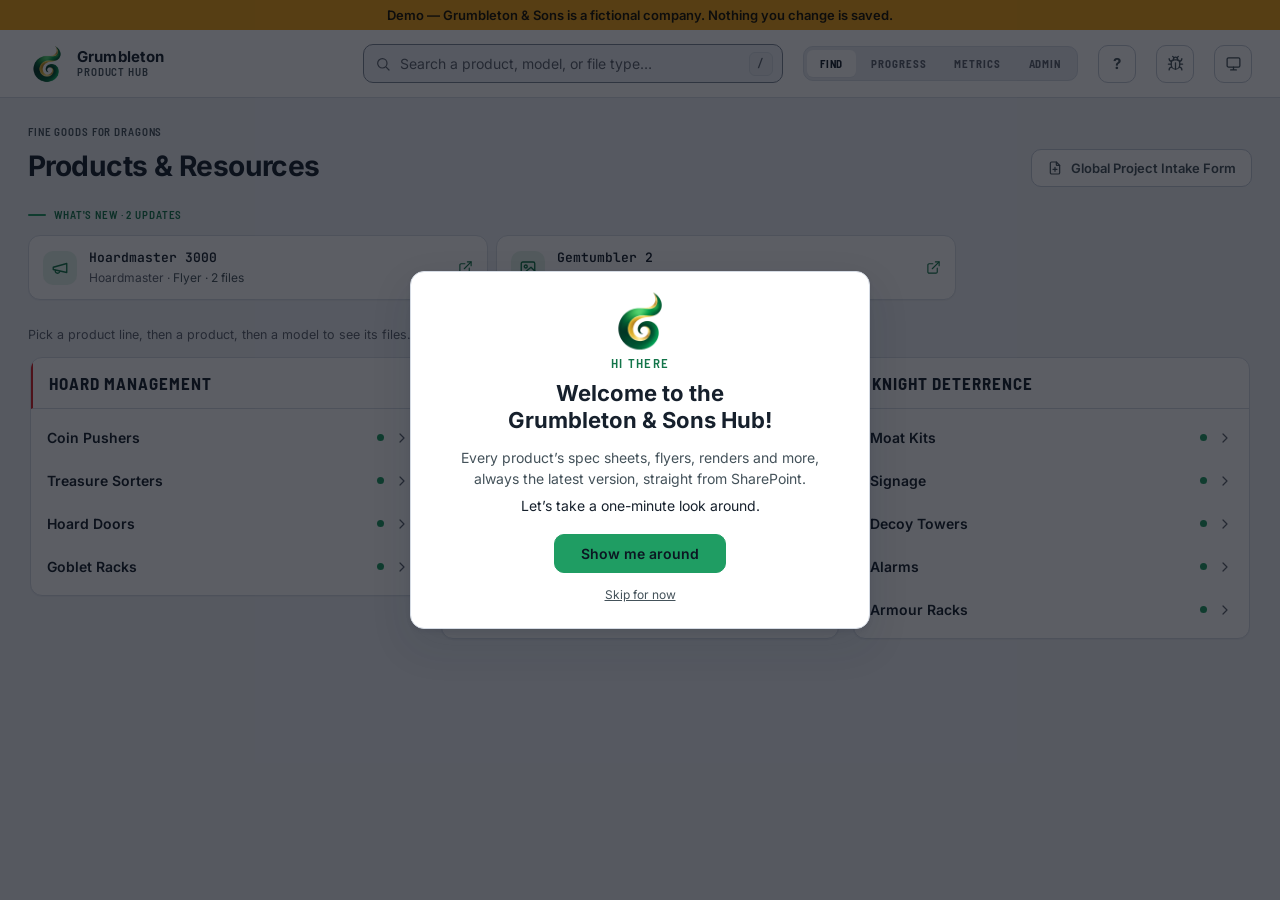
<file: index.html>
<!doctype html>
<html lang="en">
<head>
<meta charset="utf-8">
<meta name="viewport" content="width=device-width, initial-scale=1">
<title>Grumbleton & Sons Hub</title>
<meta name="theme-color" media="(prefers-color-scheme: light)" content="#ffffff">
<meta name="theme-color" media="(prefers-color-scheme: dark)" content="#151d2b">
<link rel="icon" type="image/png" href="/icons/logo-192.png">
<meta name="description" content="Grumbleton & Sons Hub — find product renders, spec sheets, and documents in one place.">
<!-- Installable app (PWA): Add to Home Screen on iOS + Android shows the Grumbleton B mark, launches standalone. -->
<link rel="manifest" href="/site.webmanifest">
<link rel="apple-touch-icon" href="/icons/logo-512.png">
<meta name="apple-mobile-web-app-title" content="Product Hub">
<meta name="apple-mobile-web-app-capable" content="yes">
<meta name="mobile-web-app-capable" content="yes">
<meta name="apple-mobile-web-app-status-bar-style" content="default">
<script src="/pre-init.js"></script>
<link rel="stylesheet" href="/app.css" media="print, (max-width: 1599.98px)">
<link rel="stylesheet" href="/app-125.css" media="screen and (min-width: 1600px) and (max-width: 1899.98px)">
<link rel="stylesheet" href="/app-150.css" media="screen and (min-width: 1900px)">
<link rel="stylesheet" href="/demo/demo.css" media="print, (max-width: 1599.98px)">
<link rel="stylesheet" href="/demo/demo-125.css" media="screen and (min-width: 1600px) and (max-width: 1899.98px)">
<link rel="stylesheet" href="/demo/demo-150.css" media="screen and (min-width: 1900px)">
<!-- The weights that paint first (body 400, headings/buttons 600-700) and the tab labels (Barlow 700/600) (T4-03, F041). -->
<link rel="preload" href="/fonts/inter-400.woff2" as="font" type="font/woff2" crossorigin>
<link rel="preload" href="/fonts/inter-600.woff2" as="font" type="font/woff2" crossorigin>
<link rel="preload" href="/fonts/inter-700.woff2" as="font" type="font/woff2" crossorigin>
<link rel="preload" href="/fonts/barlow-semicondensed-700.woff2" as="font" type="font/woff2" crossorigin>
<link rel="preload" href="/fonts/barlow-semicondensed-600.woff2" as="font" type="font/woff2" crossorigin>
<script defer src="/pf-shared.js"></script>
<script defer src="/demo/seed.js"></script>
<script defer src="/demo/backend.js"></script>
<script defer src="/demo/demo-install.js"></script><!-- demo: answers every /api and Graph call in the browser -->
<script defer src="/app.js"></script>
<script defer src="/demo/demo-signin.js"></script><!-- demo: pretend PM session, no Microsoft sign-in -->
</head>
<body class="pre-auth">

<a class="skip-link" href="#content">Skip to content</a>

<div id="signin">
  <div class="signin-card">
    <span class="mark" id="signinMark" aria-hidden="true"></span>
    <h1 class="signin-lock"><span class="signin-name">Grumbleton</span><span class="signin-sub">Product Hub</span></h1>
    <p>Find product renders, spec sheets, and documents — sign in with your Grumbleton account.</p>
    <!-- Shown instead of the button while a cached session or the return from Microsoft resolves (html.resuming,
         set by pre-init.js before first paint). A live button there invited a second click (F022/F082). -->
    <div class="signin-resuming" id="signinResuming" role="status"><span class="spin" aria-hidden="true"></span>Signing you in…</div>
    <button class="ms-btn" id="signinBtn" type="button">
      <svg class="ms-logo" viewBox="0 0 21 21" aria-hidden="true"><rect x="1" y="1" width="9" height="9" fill="#F25022"/><rect x="11" y="1" width="9" height="9" fill="#7FBA00"/><rect x="1" y="11" width="9" height="9" fill="#00A4EF"/><rect x="11" y="11" width="9" height="9" fill="#FFB900"/></svg>
      Sign in with Microsoft
    </button>
    <div class="signin-note" id="signinNote" role="alert"></div>
  </div>
</div>

<header class="topbar" role="banner">
  <div class="topbar-inner">
    <button class="brand" id="brand" type="button" title="Collapse everything / back to top">
      <span class="brand-mark">
        <img src="/icons/logo.png" alt="" width="38" height="38">
      </span>
      <span class="brand-lock">
        <span class="brand-name">Grumbleton</span>
        <span class="brand-sub">Product Hub</span>
      </span>
    </button>
    <div class="search" role="search">
      <svg viewBox="0 0 24 24" fill="none" stroke="currentColor" stroke-width="1.8" stroke-linecap="round" aria-hidden="true"><circle cx="11" cy="11" r="7"/><path d="m21 21-4.3-4.3"/></svg>
      <input id="searchInput" type="search" placeholder="Search a product, model, or file type…" autocomplete="off" aria-label="Search catalog">
      <button class="search-kbd" type="button" aria-pressed="true" aria-label="Keyboard shortcut: press / to jump to search. Turn it off" title="Press / to search · click to turn off"><kbd>/</kbd></button>
    </div>
    <nav class="viewnav viewnav-pm-hidden" aria-label="Views"><div class="viewtabs" role="tablist" aria-label="View">
      <button class="vtab on" type="button" id="tab-catalog" data-view="catalog" role="tab" aria-selected="true" aria-controls="content">Find</button>
      <button class="vtab vtab-pm-hidden" type="button" id="tab-progress" data-view="progress" role="tab" aria-selected="false" aria-controls="content" tabindex="-1">Progress</button>
      <button class="vtab vtab-pm-hidden" type="button" id="tab-metrics" data-view="metrics" role="tab" aria-selected="false" aria-controls="content" tabindex="-1">Metrics</button>
      <button class="vtab vtab-pm-hidden" type="button" id="tab-admin" data-view="admin" role="tab" aria-selected="false" aria-controls="content" tabindex="-1">Admin</button>
    </div></nav>
    <div class="topbar-icons"><!-- one group on mid-width screens (F066); display: contents elsewhere, so the phone order rules still apply -->
    <button class="bug-btn tour-btn" id="tourBtn" type="button" title="Take the tour" aria-label="Take the tour">?</button>
    <button class="bug-btn" id="bugFab" type="button" title="Report a bug or problem" aria-label="Report a bug or problem"></button>
    <button class="theme-toggle" id="themeToggle" title="Toggle light / dark" aria-label="Toggle theme"></button>
    </div>
  </div>
</header>

<main>
  <div id="content" tabindex="-1"></div>
</main>

<div class="lb" id="lightbox" hidden>
  <div class="lb-backdrop"></div>
  <div class="lb-panel" role="dialog" aria-modal="true" aria-labelledby="lbTitle">
    <div class="lb-head">
      <span class="lb-title" id="lbTitle"></span>
      <span class="lb-updated" id="lbUpdated"></span>
      <!-- Share ▾ (Internal: copy the Hub link · External: send the file), Open in SharePoint, Download ▾ (on a
           multi-file preview: All N files · This file · Choose files…), and everything else behind "⋯". Each
           menu is a disclosure built on the ⋯ pattern (app.js lbDisclosure). DOM order IS the visual order, so
           focus order matches. #lbCopyBtn keeps its id: its hint, handlers and specs carry over as "Internal". -->
      <span class="lb-more-wrap lb-share-wrap">
        <button class="lb-copy lb-share" id="lbShareBtn" type="button" aria-expanded="false" aria-controls="lbShareMenu" title="Share inside Grumbleton (a link) or with a customer (the file)"></button>
        <div class="lb-more-menu" id="lbShareMenu" hidden>
          <button class="lb-copy" id="lbCopyBtn" type="button" title="Copy a Hub link (opens only for Grumbleton sign-ins)"></button>
          <button class="lb-copy lb-share-ext" id="lbShareExtBtn" type="button" title="Send the file to a customer"></button>
        </div>
      </span>
      <a class="lb-open" id="lbOpenLink" target="_blank" rel="noopener">Open in SharePoint</a>
      <span class="lb-more-wrap lb-dl-wrap">
        <button class="lb-copy lb-dl" id="lbDownloadBtn" type="button" aria-controls="lbDownloadMenu" title="Download this file"></button>
        <div class="lb-more-menu" id="lbDownloadMenu" hidden>
          <button class="lb-copy lb-dl lb-dlall" id="lbDownloadAllBtn" type="button" hidden title="Download all files in this set"></button>
          <button class="lb-copy lb-dl" id="lbDownloadThisBtn" type="button" title="Download the file on screen"></button>
          <button class="lb-copy lb-dlpick" id="lbDownloadPickBtn" type="button" title="Pick which files to download"></button>
        </div>
      </span>
      <span class="lb-more-wrap">
        <button class="lb-copy lb-more" id="lbMoreBtn" type="button" aria-expanded="false" aria-controls="lbMoreMenu" title="More actions" aria-label="More actions"></button>
        <div class="lb-more-menu" id="lbMoreMenu" hidden>
          <button class="lb-copy lb-flag" id="lbFlagBtn" type="button" title="Report this file as outdated or wrong"></button>
          <button class="lb-copy lb-manage" id="lbManageBtn" type="button" hidden title="Manage this document across products"></button>
        </div>
      </span>
      <button class="lb-close" type="button" aria-label="Close preview">✕</button>
    </div>
    <div class="lb-body"></div>
  </div>
</div>

<!-- Bug report form -->
<div class="bugm" id="bugModal" hidden>
  <div class="bugm-backdrop" id="bugBackdrop"></div>
  <div class="bugm-panel" role="dialog" aria-modal="true" aria-labelledby="bugmTitle">
    <div class="bugm-head">
      <span class="bugm-title" id="bugmTitle">Report a problem</span>
      <button class="bugm-close" id="bugClose" type="button" aria-label="Close">✕</button>
    </div>
    <div class="bugm-body">
      <p class="bugm-lead">Found something broken, confusing, or missing? Tell us what happened — it goes straight to the product team.</p>
      <label class="bugm-label" for="bugText">What went wrong?</label>
      <textarea id="bugText" class="bugm-text" rows="5" aria-required="true" aria-describedby="bugErr" placeholder="e.g. The renders for Hoardmaster 3000 X won’t open, or a link goes to the wrong file…"></textarea>
      <div class="bugm-err" id="bugErr" role="alert"></div>
      <div class="bugm-ctx" id="bugCtx"></div>
      <div class="bugm-actions">
        <button class="bugm-cancel" id="bugCancel" type="button">Cancel</button>
        <button class="bugm-submit" id="bugSubmit" type="button">Send report</button>
      </div>
    </div>
  </div>
</div>

<!-- Two sibling live regions, never nested: a role="alert" toast inside a role="status" wrap made
     NVDA/JAWS disagree about which politeness applies. The outer wrap is layout only (no role). -->
<div class="toast-wrap" id="toastWrap">
  <div class="toast-region" id="toastStatus" role="status" aria-live="polite"></div>
  <div class="toast-region" id="toastAlerts" role="alert" aria-live="assertive"></div>
</div>
<div class="toast-wrap toast-top" id="toastTopWrap" role="status" aria-live="polite"></div>
<div id="srAnnounce" aria-live="polite" class="sr-only"></div>

</body>
</html>
</file>
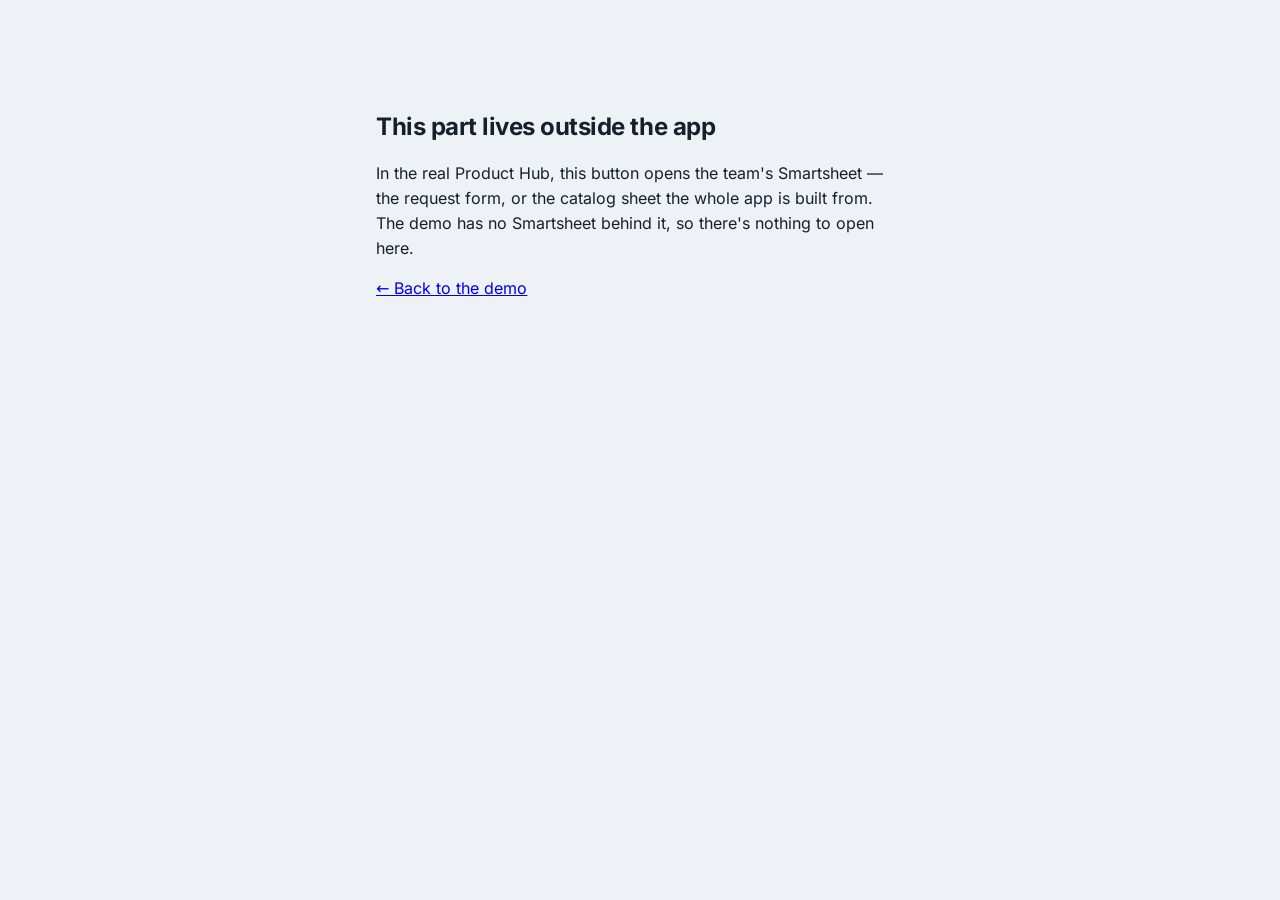
<file: demo/elsewhere.html>
<!doctype html>
<html lang="en">
<head>
<meta charset="utf-8">
<meta name="viewport" content="width=device-width, initial-scale=1">
<title>Not in the demo · Grumbleton & Sons Hub</title>
<link rel="stylesheet" href="/app.css">
<link rel="stylesheet" href="/demo/demo.css">
</head>
<body>
<main class="demo-elsewhere">
  <h1>This part lives outside the app</h1>
  <p>In the real Product Hub, this button opens the team's Smartsheet — the request form, or the catalog sheet
     the whole app is built from. The demo has no Smartsheet behind it, so there's nothing to open here.</p>
  <p><a href="/">← Back to the demo</a></p>
</main>
</body>
</html>
</file>
<file: app.css>
/* Self-hosted Inter — the intended UI typeface, EMBEDDED so every OS and device renders it identically.
     (The old "Avenir Next" stack is a macOS-only font, so Windows fell through to Segoe UI and no two
     machines matched. Inter is open-source, close to the clean system look, and deterministic everywhere.) */
  @font-face { font-family: "Inter"; font-style: normal; font-weight: 400; font-display: swap; src: url("/fonts/inter-400.woff2") format("woff2"); }
  @font-face { font-family: "Inter"; font-style: normal; font-weight: 600; font-display: swap; src: url("/fonts/inter-600.woff2") format("woff2"); }
  @font-face { font-family: "Inter"; font-style: normal; font-weight: 700; font-display: swap; src: url("/fonts/inter-700.woff2") format("woff2"); }
  /* Metric-matched stand-in shown until Inter arrives (font-display: swap). Arial scaled to Inter's
     advance widths and vertical metrics, so the swap re-renders glyphs but moves no line — no layout
     shift on a cold load. Values are the Inter↔Arial overrides next/font and fontaine both generate. */
  @font-face { font-family: "Inter Fallback"; src: local("Arial"); size-adjust: 107.4%; ascent-override: 90.2%; descent-override: 22.48%; line-gap-override: 0%; }
  /* The UPPERCASE LABEL face. Was Bahnschrift/DIN Alternate/Avenir Next Condensed — a stack of three
     SYSTEM fonts that exist on exactly one platform each (Windows / Apple / Apple), so ~37 label styles
     rendered condensed on the author's machine and fell back to wide Inter on Android and on any colleague's
     machine without them. Barlow Semi Condensed is self-hosted like Inter, so iPhone, Android and
     Windows all render the same thing. SIL OFL 1.1 — see fonts/OFL-Barlow.txt. Semi-condensed rather
     than fully condensed deliberately: these labels run down to 9.5px and all-caps condensed gets hard
     to read with low vision (see the note on the type scale below). */
  @font-face { font-family: "Barlow Semi Condensed"; font-style: normal; font-weight: 600; font-display: swap; src: url("/fonts/barlow-semicondensed-600.woff2") format("woff2"); }
  @font-face { font-family: "Barlow Semi Condensed"; font-style: normal; font-weight: 700; font-display: swap; src: url("/fonts/barlow-semicondensed-700.woff2") format("woff2"); }
  /* Until Barlow arrives, a stand-in as wide as it: Arial at 77% (measured on the tab labels, 700: 0.770, 600: 0.764).
     The wider Inter used to push the phone's theme button onto a row of its own for a moment (F041/F112). */
  @font-face { font-family: "Barlow Fallback"; src: local("Arial"), local("Helvetica"); size-adjust: 77%; }
  /* The MONO face, for model names, counts and the preview title — deliberate, and the design contract
     says keep it. It was `ui-monospace, Cascadia Mono, Consolas, SF Mono` — all SYSTEM fonts, so the
     SKUs rendered in a different typeface on every platform, exactly the problem the label face had.
     Variable, so one 31KB file covers every weight from 400 to 700. SIL OFL 1.1 — fonts/OFL-JetBrainsMono.txt. */
  @font-face { font-family: "JetBrains Mono"; font-style: normal; font-weight: 400 700; font-display: swap; src: url("/fonts/jetbrains-mono-var.woff2") format("woff2-variations"), url("/fonts/jetbrains-mono-var.woff2") format("woff2"); }
  :root {
    --bg: #eef1f5; --surface: #ffffff; --surface-2: #e7ebf1;
    --ink: #16202c; --ink-soft: #44525a; --ink-faint: #5b626e;
    --line: #d5dbe4; --line-strong: #c2cad6; --ctl-line: #7d8797; /* form-field / checkbox boundary: ≥3:1 on --bg and --surface (WCAG 1.4.11); --line-strong stays for decorative dividers */
    /* Brand FILLS (--accent, --ok) stay the exact brand colors in every theme, deliberately. The matching
       "-ink" tokens are the TEXT variants of those hues, darkened here (and lightened in dark mode) only as
       far as WCAG AA requires: brand teal as text on white measured 2.9:1, and brand red on navy 3.3:1. */
    --accent: #d62027; --accent-tint: #fbe8e9; --accent-ink: #c41d23;
    /* Focus + selection read TEAL, never red: a red ring on a field you are typing into
       reads as a validation error. Teal is the app's "live / this one" hue. These are the
       --ok-ink/--ok-tint values, named for the ROLE so the meaning survives a palette change. */
    --focus-ring: #0b7489; --focus-tint: #e1f5f9;
    --ok: #06a6c4; --ok-ink: #0b7489; --ok-tint: #e1f5f9; --pending: #8f5e0a; --pending-fill: #efa215; --pending-tint: #f6ecd9; --on-ok: #0c1622; --cov-review-ink: #1a1206;
    --shadow-rest: 0 1px 1px rgba(20,30,50,.04);
    --shadow-hover: 0 2px 4px rgba(20,30,50,.08), 0 16px 40px rgba(20,30,50,.12);
    --font-ui: "Inter", "Inter Fallback", "Segoe UI Variable Text", "Segoe UI", system-ui, -apple-system, Roboto, sans-serif;
    --font-label: "Barlow Semi Condensed", "Barlow Fallback", var(--font-ui);
    /* Label tracking ladder — ONE retune, tied to size. Smaller uppercase needs MORE air, not less;
       the 12 ad-hoc values this replaces ran .04-.16em with the relationship inverted in places
       (.16em at 11px, .04em at 11px). Theme-independent, so these live in :root only. */
    --ls-label-lg: .06em; --ls-label: .08em; --ls-label-sm: .10em;
    /* Native select arrow. A data-URI cannot reference currentColor, so its colour is baked — which
       means one per theme, kept here with the other theme-varying tokens. It used to be a single
       hard-coded #8b93a4 (the DARK ink) used in BOTH themes, ~3.07:1 on a light field. */
    --select-arrow: url("data:image/svg+xml,%3Csvg xmlns='http://www.w3.org/2000/svg' width='12' height='12' viewBox='0 0 24 24' fill='none' stroke='%2344525a' stroke-width='2.2' stroke-linecap='round' stroke-linejoin='round'%3E%3Cpath d='m6 9 6 6 6-6'/%3E%3C/svg%3E");
    --font-mono: "JetBrains Mono", ui-monospace, "Cascadia Mono", Consolas, "SF Mono", monospace;
    /* Corner-radius tier ladder: xs(4) chip(6) sm(8) ctl(10) card(12) lg(14) pill(full). */
    /* Text that sits ON a brand fill. Was #fff inline in 19 places. */
    --on-accent: #ffffff;
    --r-xs: 4px; --r-chip: 6px; --r-sm: 8px; --r-ctl: 10px; --r-card: 12px; --r-lg: 14px; --r-pill: 999px;
    /* Type scale (font sizes) — one source of truth; values unchanged from the hand-tuned originals. */
    /* Anything that states STATUS is floored at --fs-11 (see .lh-badge, .cov-colhead, .cov-chip-tag,
       .adm-badge, .soon-tag, .now-new, .met-handled): all-caps condensed under 11px is hard to read with low vision. So do the
       buttons a rep presses (F113): Share, Download, Open in SharePoint, Request this, Select, toast actions. The small
       sizes below remain for decorative eyebrows only. */
    --fs-8-5: 8.5px; --fs-9: 9px; --fs-9-5: 9.5px; --fs-10: 10px; --fs-10-5: 10.5px; --fs-11: 11px;
    --fs-11-5: 11.5px; --fs-12: 12px; --fs-12-5: 12.5px; --fs-13: 13px; --fs-13-5: 13.5px; --fs-14: 14px;
    --fs-14-5: 14.5px; --fs-15: 15px; --fs-17: 17px; --fs-22: 22px; --fs-30: 30px;
    --fs-34: 34px;
    /* Spacing scale (padding / margin / gap) — values unchanged. */
    --sp-1: 1px; --sp-2: 2px; --sp-3: 3px; --sp-4: 4px; --sp-5: 5px; --sp-6: 6px;
    --sp-7: 7px; --sp-8: 8px; --sp-9: 9px; --sp-10: 10px; --sp-11: 11px; --sp-12: 12px;
    --sp-13: 13px; --sp-14: 14px; --sp-15: 15px; --sp-16: 16px; --sp-18: 18px; --sp-20: 20px;
    --sp-22: 22px; --sp-24: 24px; --sp-26: 26px; --sp-28: 28px; --sp-34: 34px; --sp-36: 36px;
    --sp-40: 40px; --sp-80: 80px; --sp-90: 90px;
    /* One height for the compact uppercase controls (Select, Share, Download, Request this, the star): they sit side by side (F048 of 10-30). */
    --ctl-compact-h: 28px;
    /* Tell the browser this document's theme so NATIVE UI matches — scrollbars (including the one inside the
       PDF document preview), form controls, etc. Without this a dark theme still shows white scrollbars. */
    color-scheme: light;
  }
  /* DARK THEME — explicit toggle. ⚠ These tokens are DUPLICATED verbatim in the
     @media(prefers-color-scheme:dark) block just below (for users on system default). CSS can't share
     one rule across a media boundary, so EDIT BOTH BLOCKS together or the toggle and system themes drift. */
  :root[data-theme="dark"] {
    --bg: #0d131f; --surface: #151d2b; --surface-2: #1c2637; --ink: #e8edf6;
    --ink-soft: #97a3b8; --ink-faint: #8b93a4; --line: #263248; --line-strong: #33415b; --ctl-line: #66748f;
    --accent: #d62027; --accent-tint: #2a1517; --accent-ink: #f25c61; --focus-ring: #06a6c4; --focus-tint: #0f2a30;
    --select-arrow: url("data:image/svg+xml,%3Csvg xmlns='http://www.w3.org/2000/svg' width='12' height='12' viewBox='0 0 24 24' fill='none' stroke='%2397a3b8' stroke-width='2.2' stroke-linecap='round' stroke-linejoin='round'%3E%3Cpath d='m6 9 6 6 6-6'/%3E%3C/svg%3E");
    --ok: #06a6c4; --ok-ink: #06a6c4; --ok-tint: #0f2a30; --pending: #dda344; --pending-fill: #efa215; --pending-tint: #2a2113; --on-ok: #0c1622; --cov-review-ink: #1a1206;
    --shadow-rest: 0 1px 1px rgba(0,0,0,.25);
    --shadow-hover: 0 2px 6px rgba(0,0,0,.4), 0 18px 46px rgba(0,0,0,.5);
    color-scheme: dark; /* dark native scrollbars/controls (incl. the PDF preview's own scrollbar) */
  }
  /* DARK THEME — system default (no explicit toggle). ⚠ Keep IDENTICAL to :root[data-theme="dark"] above — EDIT BOTH. */
  @media (prefers-color-scheme: dark) {
    :root:not([data-theme]) {
      --bg: #0d131f; --surface: #151d2b; --surface-2: #1c2637; --ink: #e8edf6;
      --ink-soft: #97a3b8; --ink-faint: #8b93a4; --line: #263248; --line-strong: #33415b; --ctl-line: #66748f;
      --accent: #d62027; --accent-tint: #2a1517; --accent-ink: #f25c61; --focus-ring: #06a6c4; --focus-tint: #0f2a30;
    --select-arrow: url("data:image/svg+xml,%3Csvg xmlns='http://www.w3.org/2000/svg' width='12' height='12' viewBox='0 0 24 24' fill='none' stroke='%2397a3b8' stroke-width='2.2' stroke-linecap='round' stroke-linejoin='round'%3E%3Cpath d='m6 9 6 6 6-6'/%3E%3C/svg%3E");
      --ok: #06a6c4; --ok-ink: #06a6c4; --ok-tint: #0f2a30; --pending: #dda344; --pending-fill: #efa215; --pending-tint: #2a2113; --on-ok: #0c1622; --cov-review-ink: #1a1206;
      --shadow-rest: 0 1px 1px rgba(0,0,0,.25);
      --shadow-hover: 0 2px 6px rgba(0,0,0,.4), 0 18px 46px rgba(0,0,0,.5);
      color-scheme: dark; /* keep IDENTICAL to :root[data-theme="dark"] above */
    }
  }

  /* INTERACTION CONTRACT (see also --focus-ring above). Three states, three meanings, no overlap:
       hover on a neutral action  = raise to full --ink + --ink-faint border (emphasis, no meaning)
       hover on a destructive one = --accent-ink + --accent border (red means exactly this)
       selected / primary / focus = teal
     Sixteen rules used to say `color: var(--accent); border-color: var(--accent)` on hover, so Close,
     Download and Delete all turned the same red and the colour stopped carrying the warning. */
  * { box-sizing: border-box; }
  /* The UA's [hidden] rule is a bare `display: none` on the element type, so ANY class that sets
     display (flex, grid, inline-flex) silently beats it and the element stays on screen. Four
     components had each hit this and written their own override. One rule, once. */
  [hidden] { display: none !important; }
  /* Form controls do not inherit font-family from the UA stylesheet, so any button that never set
     one rendered in Arial (.theme-toggle, .lb-close, .gal-thumb file names). font-family only:
     the `font` shorthand would also reset every deliberately chosen font-size. */
  button, input, select, textarea { font-family: inherit; }
  body { margin: 0; background: var(--bg); color: var(--ink); font-family: var(--font-ui); line-height: 1.5; -webkit-font-smoothing: antialiased; }
  /* The top bar is sticky and opaque: focus moving UP (Shift+Tab, arrow keys, the PM Fix jump) scrolled the
     row to the viewport's top edge, under the bar (2.4.11). --topbar-h is the measured bar height, written by
     syncTopbarHeight() in app.js on load and resize; the fallback covers the first paint. (F008) */
  html { scroll-padding-top: calc(var(--topbar-h, 72px) + 8px); }
  #content:focus { outline: none; } /* the last-resort landing when a preview closes: no ring around the whole page (F051) */

  /* Header */
  /* Solid, not frosted: a backdrop-filter on a sticky header re-rasterises the blur every scroll frame over
     a 5000px Progress page (screenshot capture timed out on it repeatedly). Opaque surface looks the same. */
  .topbar { position: sticky; top: 0; z-index: 20; background: var(--surface); border-bottom: 1px solid var(--line); padding-top: env(safe-area-inset-top, 0px); }
  .topbar::before { content: ""; position: absolute; left: 0; right: 0; bottom: 100%; height: 120px; background: var(--surface); pointer-events: none; }
  .topbar-inner { max-width: 1560px; margin: 0 auto; padding: var(--sp-14) var(--sp-28); display: flex; align-items: center; gap: var(--sp-20); flex-wrap: wrap; }
  .topbar-icons { display: contents; } /* the ?, bug and theme buttons; a real group only on mid-width screens (F066) */
  .brand { display: flex; align-items: center; gap: var(--sp-11); cursor: pointer; user-select: none; background: none; border: 0; padding: 0; font: inherit; color: inherit; text-align: left; border-radius: var(--r-chip); }
  .brand:focus-visible { outline: 2px solid var(--focus-ring); outline-offset: 3px; }
  .brand-mark { width: 38px; height: 38px; flex: none; display: grid; place-items: center; }
  .brand-mark svg { width: 38px; height: 38px; }
  .brand-mark path { fill: var(--ink); }
  .brand-mark path:last-of-type { fill: var(--accent); }
  /* Logo tap: a single restrained spring settle on click (the JS toggles .tap; this is the missing rule).
     Reuses the app's signature chevron overshoot curve; the global prefers-reduced-motion rule neutralizes it. */
  .brand-mark.tap svg { animation: markTap .24s cubic-bezier(.34, 1.56, .64, 1); }
  @keyframes markTap { 0% { transform: scale(1); } 45% { transform: scale(1.09); } 100% { transform: scale(1); } }
  .brand-lock { display: flex; flex-direction: column; line-height: 1.12; }
  .brand-name { font-weight: 700; font-size: var(--fs-15); letter-spacing: .01em; }
  .brand-sub { font-family: var(--font-label); font-size: var(--fs-11); font-weight: 600; letter-spacing: var(--ls-label); text-transform: uppercase; color: var(--ink-soft); }
  .search { margin-left: auto; position: relative; flex: 1 1 300px; max-width: 420px; min-width: 200px; }
  .search svg { position: absolute; left: 12px; top: 50%; transform: translateY(-50%); width: 16px; height: 16px; color: var(--ink-faint); pointer-events: none; }
  .search input { width: 100%; padding: var(--sp-10) var(--sp-36) var(--sp-10) var(--sp-36); border: 1px solid var(--ctl-line); border-radius: var(--r-ctl); background: var(--bg); color: var(--ink); font-family: var(--font-ui); font-size: var(--fs-14); outline: none; transition: border-color .15s, box-shadow .15s; }
  .search input:focus { border-color: var(--focus-ring); box-shadow: 0 0 0 2px var(--focus-ring); } /* the house ring: the old 3px tinted halo measured 1.01:1 on the page (F047) */
  /* Discoverability hint for the "/" focus-search shortcut. Hidden while typing (focus), and on touch/narrow. */
  /* A real button: it is also the switch that turns the shortcut off (T2-02). Hidden only while the INPUT
     has focus (not focus-within — the button itself is inside the label). */
  .search-kbd { position: absolute; right: 10px; top: 50%; transform: translateY(-50%); font-family: var(--font-mono); font-size: var(--fs-11); font-weight: 600; line-height: 1; color: var(--ink-faint); background: var(--surface-2); border: 1px solid var(--line); border-radius: var(--r-chip); padding: 2px 6px; cursor: pointer; min-width: 24px; min-height: 24px; display: inline-grid; place-items: center; }
  .search-kbd kbd { font: inherit; }
  .search-kbd:hover { color: var(--ink); border-color: var(--ink-faint); }
  .search-kbd.off { text-decoration: line-through; opacity: .75; }
  #searchInput:focus ~ .search-kbd { display: none; }
  @media (hover: none), (max-width: 620px) { .search-kbd { display: none; } }
  .theme-toggle { flex: none; width: 38px; height: 38px; border-radius: var(--r-ctl); border: 1px solid var(--line-strong); background: var(--surface); color: var(--ink-soft); cursor: pointer; display: grid; place-items: center; transition: color .15s, border-color .15s; }
  .theme-toggle:hover { color: var(--ink); border-color: var(--ink-faint); }
  .theme-toggle:focus-visible { outline: 2px solid var(--focus-ring); outline-offset: 2px; }
  .theme-toggle svg { width: 17px; height: 17px; transition: transform .2s ease; }
  .theme-toggle:active svg { transform: rotate(40deg); }

  /* Layout */
  main { max-width: 1560px; margin: 0 auto; padding: var(--sp-26) var(--sp-28) var(--sp-90); }
  .level-head { margin-bottom: var(--sp-16); }
  .eyebrow { font-family: var(--font-label); font-size: var(--fs-11); letter-spacing: var(--ls-label); text-transform: uppercase; color: var(--ink-soft); font-weight: 600; }
  h1 { font-size: clamp(var(--fs-22), 2.2vw, var(--fs-30)); letter-spacing: -.02em; margin: var(--sp-4) 0 var(--sp-4); text-wrap: balance; font-weight: 700; }
  .lead { color: var(--ink-soft); font-size: var(--fs-15); max-width: 38em; margin: 0; } /* about 70 characters a line in the company font, 79 in Inter (F140; measured 2026-11-02). Not ch: a ch is a digit's width, wider than average prose, and wider still in the company font (F083 of 10-30) */

  /* Roadmap hero */

  /* Available now */
  .now { margin: 0 0 var(--sp-26); }
  .now-head { font-family: var(--font-label); font-size: var(--fs-11); letter-spacing: var(--ls-label); text-transform: uppercase; color: var(--ok-ink); font-weight: 600; display: flex; align-items: center; gap: var(--sp-8); margin-bottom: var(--sp-12); }
  .now-head::before { content: ""; width: 18px; height: 2px; background: var(--ok); border-radius: 2px; }
  .now-grid { display: flex; flex-wrap: wrap; gap: var(--sp-8); }
  .now-card { display: flex; align-items: center; gap: var(--sp-12); text-decoration: none; color: inherit; background: var(--surface); border: 1px solid var(--line); border-radius: var(--r-card); padding: var(--sp-12) var(--sp-14); box-shadow: var(--shadow-rest); transition: transform .15s, box-shadow .15s, border-color .15s; flex: 1 1 236px; min-width: 236px; max-width: 460px; }
  .now-card:hover { transform: translateY(-1px); box-shadow: var(--shadow-hover); border-color: color-mix(in srgb, var(--ok) 45%, var(--line)); }
  .now-card:focus-visible { outline: 2px solid var(--focus-ring); outline-offset: 2px; }
  .now-ic { width: 34px; height: 34px; flex: none; border-radius: var(--r-ctl); display: grid; place-items: center; background: var(--ok-tint); color: var(--ok-ink); transition: transform .15s ease; }
  .now-ic svg { width: 18px; height: 18px; }
  .now-card:hover .now-ic { transform: scale(1.06); }
  .now-body { display: flex; flex-direction: column; gap: var(--sp-1); min-width: 0; }
  .now-model { font-family: var(--font-mono); font-size: var(--fs-13); font-weight: 600; }
  /* "New" = added since the viewer's last visit. A small inline label on the What's New card — never its
     own row, so a first/rare visitor can't get a wall of items (a brand-new visitor sees none at all). */
  /* The What's New count opens up the strip (decision 7a): the label's own type, as a button. */
  .now-more { font: inherit; letter-spacing: inherit; text-transform: inherit; color: inherit; background: none; border: 0; padding: 0; cursor: pointer; text-decoration: underline; text-underline-offset: 2px; }
  .now-more:hover { color: var(--ink); }
  .now-new { display: inline-block; margin-left: var(--sp-6); font-family: var(--font-label); font-size: var(--fs-11); letter-spacing: var(--ls-label); text-transform: uppercase; font-weight: 700; color: var(--ok-ink); background: var(--ok-tint); border-radius: var(--r-chip); padding: 1px var(--sp-6); vertical-align: middle; }
  .favs-head svg { width: 15px; height: 15px; vertical-align: -3.5px; margin-right: var(--sp-5); }
  .favs-head .fav-star { font-size: 16px; line-height: 1; vertical-align: -1px; margin-right: var(--sp-5); }
  /* Metrics view */
  .met-section { margin-top: var(--sp-16); }
  .met-h { font-family: var(--font-ui); font-size: var(--fs-14); font-weight: 700; color: var(--ink); margin-bottom: var(--sp-6); }
  .met-h small { font-weight: 400; font-size: var(--fs-12); color: var(--ink-faint); margin-left: var(--sp-6); }
  .met-subh { font-size: var(--fs-13); margin: var(--sp-16) 0 var(--sp-6); }
  .met-lead { font-size: var(--fs-13); color: var(--ink-soft); margin: 0 0 var(--sp-12); max-width: 640px; }
  .met-tiles { display: flex; flex-wrap: wrap; gap: var(--sp-12); }
  /* Stats, not cards: bordered boxes made three numbers compete with the chart and lists beneath them. */
  .met-tile { flex: 1 1 150px; background: none; border: 0; border-radius: 0; padding: var(--sp-8) var(--sp-16) var(--sp-8) 0; }
  .met-num { font-family: var(--font-mono); font-size: var(--fs-34); font-weight: 700; line-height: 1; color: var(--ok-ink); } /* matches the app's hero-number convention (.cov-big) */
  .met-num.met-num-bad { color: var(--accent-ink); } .met-num.met-num-none { color: var(--ink); } /* failure tiles (F045) */
  .met-tlabel { font-size: var(--fs-13); font-weight: 600; color: var(--ink); margin-top: var(--sp-6); }
  .met-tsub { font-size: var(--fs-11); color: var(--ink-faint); margin-top: var(--sp-1); }
  .met-list { list-style: none; padding: 0; margin: 0; }
  .met-miss-row { display: flex; justify-content: flex-start; align-items: center; gap: var(--sp-8); padding: var(--sp-9) var(--sp-12); border: 1px solid var(--line); border-radius: var(--r-ctl); margin-bottom: var(--sp-6); background: var(--surface); }
  /* Name + type cluster on the left; the count (or the misses actions) is pushed to the right edge.
     Direct-child selector so the count INSIDE .met-miss-actions isn't also shoved. */
  .met-miss-row > .met-count, .met-miss-row > .met-miss-actions { margin-left: auto; }
  .met-q { font-size: var(--fs-13); font-weight: 600; color: var(--ink); }
  .met-q.mono { font-family: var(--font-mono); }
  /* Miss counts are a DEMAND/gap signal, not a success — neutral, not the teal "good" pill. */
  .met-count { flex: none; font-family: var(--font-mono); font-size: var(--fs-12); font-weight: 700; color: var(--ink-soft); background: var(--line); border-radius: var(--r-pill); padding: var(--sp-2) var(--sp-9); }
  /* Inline "turn this miss into a search alias" affordance on the miss list. */
  .met-miss-actions { display: inline-flex; align-items: center; gap: var(--sp-8); flex: none; }
  /* Same action as the Progress row's "+ Alias", so the same treatment — .wire-btn's type and shape
     at a tighter padding, since this one sits inside a table row. */
  .met-alias-btn { font-family: var(--font-ui); font-size: var(--fs-13); font-weight: 600; color: var(--ink-soft); background: var(--surface); border: 1px solid var(--line-strong); border-radius: var(--r-ctl); padding: var(--sp-4) var(--sp-11); cursor: pointer; transition: color .15s, border-color .15s; }
  .met-alias-btn:hover { color: var(--ink); border-color: var(--ink-faint); }
  /* A miss already dealt with (dismissed in To-do, or now answered by an alias). Kept in the list because
     Metrics is the history, but visibly settled and with no second "+ Alias" to re-do the same work.
     The muted row is backed by the word "handled", never colour alone. */
  .met-handled { flex: none; font-family: var(--font-label); font-size: var(--fs-11); letter-spacing: var(--ls-label); text-transform: uppercase; font-weight: 700; color: var(--ink-faint); border: 1px solid var(--line); border-radius: var(--r-pill); padding: var(--sp-2) var(--sp-9); }
  .met-miss-row.handled .met-q { color: var(--ink-faint); }
  /* An inline "go to that tab" link inside body copy — a button for real behaviour, styled as a link. */
  .met-xlink { margin-top: var(--sp-10); }
  .linklike { font: inherit; color: var(--ok-ink); background: none; border: 0; padding: 0; text-decoration: underline; cursor: pointer; }
  .linklike:hover { color: var(--ink); }
  .linklike:focus-visible { outline: 2px solid var(--focus-ring); outline-offset: 2px; border-radius: var(--r-xs); }
  .met-alias-form { display: inline-flex; align-items: center; gap: var(--sp-6); flex: 1 1 auto; min-width: 0; margin-left: var(--sp-10); }
  .met-arrow { color: var(--ink-faint); flex: none; }
  .met-alias-in { flex: 1 1 auto; min-width: 0; font-size: var(--fs-13); padding: var(--sp-4) var(--sp-8); border: 1px solid var(--ctl-line); border-radius: var(--r-ctl); background: var(--surface); color: var(--ink); }
  .met-alias-in.met-alias-bad { border-color: var(--accent); }
  .met-alias-save, .met-alias-cancel { flex: none; font-size: var(--fs-12); padding: var(--sp-4) var(--sp-10); border-radius: var(--r-ctl); cursor: pointer; border: 1px solid var(--line-strong); background: var(--surface); color: var(--ink); }
  .met-alias-save { background: var(--ok); color: var(--on-ok); border-color: var(--ok); font-weight: 600; } /* dark ink on teal (6.29:1) — the brand-safe save style */
  .met-alias-save:disabled { opacity: .6; cursor: default; }
  .met-alias-done { color: var(--ok-ink); font-weight: 600; }
  .met-jump { display: block; width: 100%; text-align: left; padding: var(--sp-8) var(--sp-12); border: 1px solid var(--line); border-radius: var(--r-ctl); margin-bottom: var(--sp-6); background: var(--surface); cursor: pointer; color: inherit; }
  /* Weekly activity (F163): two rows — opens (neutral) above, people (teal) below — each scaled to its own
     busiest week, the count printed above every bar, no bar for a true 0. Bar heights are set in PX inline
     (against a fixed 64px track) — a % height wouldn't resolve inside the flex track. */
  .met-trend { background: var(--surface); border: 1px solid var(--line); border-radius: var(--r-card); padding: var(--sp-16); }
  .met-rows { display: flex; flex-direction: column; gap: var(--sp-10); }
  .met-row { display: flex; align-items: flex-end; gap: var(--sp-10); }
  .met-row-weeks { margin-top: calc(-1 * var(--sp-6)); }
  .met-rowlabel { flex: none; width: 52px; padding-bottom: 2px; font-family: var(--font-label); font-size: var(--fs-10); letter-spacing: var(--ls-label-sm); text-transform: uppercase; font-weight: 700; color: var(--ink-faint); }
  .met-bars { flex: 1 1 0; min-width: 0; display: flex; align-items: flex-end; gap: var(--sp-8); }
  .met-bcol { flex: 1 1 0; min-width: 0; display: flex; flex-direction: column; align-items: center; gap: var(--sp-4); }
  .met-val { font-size: var(--fs-11); line-height: 1; color: var(--ink-soft); font-variant-numeric: tabular-nums; }
  .met-val.zero { color: var(--ink-faint); }
  .met-bwrap { height: 64px; width: 100%; display: flex; align-items: flex-end; justify-content: center; }
  .met-bar { width: 16px; max-width: 60%; border-radius: 3px 3px 0 0; }
  .met-bar.opens { background: color-mix(in srgb, var(--ink-soft) 45%, transparent); }
  .met-bar.people { background: var(--ok); }
  .met-blabel { font-size: var(--fs-11); color: var(--ink-faint); white-space: nowrap; }
  /* Resource Impact (top of Metrics) — coverage × adoption */
  .impact-overtime { background: var(--surface); border: 1px solid var(--line); border-radius: var(--r-card); padding: var(--sp-14); margin-bottom: var(--sp-14); }
  .impact-building { font-size: var(--fs-13); color: var(--ink-soft); line-height: 1.6; }
  .impact-chart { width: 100%; height: auto; display: block; overflow: visible; }
  .impact-chart .ic-axis { stroke: var(--line-strong); stroke-width: 1; }
  .impact-chart .ic-cov { fill: none; stroke: var(--ok); stroke-width: 2; stroke-linejoin: round; stroke-linecap: round; }
  .impact-chart .ic-cov-dot { fill: var(--ok); }
  .impact-chart .ic-bar { fill: var(--ok); }
  .impact-chart .ic-xl, .impact-chart .ic-yl { fill: var(--ink-faint); font-size: 10px; font-family: var(--font-ui); }
  .impact-chart .ic-yl { text-anchor: start; }
  .impact-chart .ic-panel-title { fill: var(--ink-soft); font-size: 9px; font-family: var(--font-label); letter-spacing: var(--ls-label-sm); }
  /* A 50% rule to read the coverage line against, and the bar values in mono so the weekly numbers are
     legible without hovering (they used to exist only inside <title>s). */
  .impact-chart .ic-grid { stroke: var(--line); stroke-width: 1; stroke-dasharray: 3 4; }
  .impact-chart .ic-val { fill: var(--ink-soft); font-size: 11px; font-family: var(--font-mono); }
  .impact-legend { display: flex; gap: var(--sp-16); margin-top: var(--sp-8); }
  .impact-legend .il { display: inline-flex; align-items: center; gap: var(--sp-6); font-size: var(--fs-12); color: var(--ink-soft); }
  .impact-legend .il-sw { width: 14px; height: 3px; border-radius: 2px; }
  .impact-legend .il-sw.cov { background: var(--ok); }
  .impact-legend .il-sw.use { background: var(--ok); }
  .impact-snapcount { margin-top: var(--sp-6); font-size: var(--fs-11-5); color: var(--ink-faint); }
  .impact-cols { display: grid; grid-template-columns: repeat(auto-fit, minmax(min(100%, 300px), 1fr)); gap: var(--sp-14); } /* min(100%,…) so a <300px phone doesn't force a horizontal page scroll */
  .impact-col { background: var(--surface); border: 1px solid var(--line); border-radius: var(--r-card); padding: var(--sp-14); }
  .impact-h { font-family: var(--font-ui); font-size: var(--fs-14); font-weight: 700; color: var(--ink); margin-bottom: var(--sp-10); }
  .impact-h small { font-weight: 400; font-size: var(--fs-12); color: var(--ink-faint); margin-left: var(--sp-6); }
  .impact-list { list-style: none; margin: 0; padding: 0; display: flex; flex-direction: column; gap: var(--sp-4); }
  .impact-jump { display: flex; align-items: center; gap: var(--sp-10); width: 100%; text-align: left; font: inherit; color: inherit; background: none; border: 1px solid transparent; border-radius: var(--r-ctl); padding: var(--sp-8) var(--sp-9); cursor: pointer; transition: background .12s, border-color .12s; }
  .impact-jump:hover { background: var(--surface-2); border-color: var(--line); }
  .impact-jump:focus-visible { outline: 2px solid var(--focus-ring); outline-offset: -2px; }
  .impact-nm { flex: 1; min-width: 0; }
  .impact-name { font-family: var(--font-mono); font-size: var(--fs-13); font-weight: 600; }
  .impact-sub { color: var(--ink-faint); font-size: var(--fs-12); }
  .impact-metric { flex: none; font-size: var(--fs-12); color: var(--ink-soft); white-space: nowrap; }
  .impact-metric b { color: var(--ink); }
  .impact-gap { font-family: var(--font-mono); color: var(--ink-soft); }
  .impact-quiet-tag { color: var(--ink-faint); }
  .impact-types { margin-top: var(--sp-14); background: var(--surface); border: 1px solid var(--line); border-radius: var(--r-card); padding: var(--sp-14); }
  .impact-tgrid { display: flex; flex-direction: column; gap: var(--sp-10); }
  .impact-trow { display: grid; grid-template-columns: 150px 1fr; align-items: center; gap: var(--sp-10); }
  .impact-tname { font-size: var(--fs-13); color: var(--ink); font-weight: 600; }
  .impact-tbars { display: flex; flex-direction: column; gap: var(--sp-4); }
  .impact-tline { display: flex; align-items: center; gap: var(--sp-8); }
  .impact-tbar { flex: 1; height: 8px; background: var(--surface-2); border-radius: var(--r-pill); overflow: hidden; }
  .impact-tbar-fill { height: 100%; border-radius: var(--r-pill); }
  .impact-tbar-fill.cov { background: var(--ok); }
  .impact-tbar-fill.use { background: var(--ok); }
  .impact-tval { flex: none; width: 96px; font-size: var(--fs-11); color: var(--ink-faint); white-space: nowrap; }
  @media (max-width: 620px) { .impact-trow { grid-template-columns: 1fr; gap: var(--sp-4); } }
  .met-jump:hover { border-color: var(--ok); }
  .met-sub { color: var(--ink-faint); font-size: var(--fs-12); }
  /* "last seen …" date on a preview-problem row — muted, pushed to the right just before the count. */
  .met-when { flex: none; font-size: var(--fs-11-5); color: var(--ink-faint); }
  .met-miss-row > .met-when { margin-left: auto; }
  .now-res { font-size: var(--fs-12); color: var(--ink-soft); }
  .now-trail { color: var(--ink-faint); }
  .now-open { margin-left: auto; color: var(--ok-ink); display: inline-flex; transition: transform .15s ease; }
  .now-open svg { width: 15px; height: 15px; }
  .now-card:hover .now-open { transform: translate(1.5px, -1.5px); }

  /* Column navigation */
  .cols-hint { font-size: var(--fs-12-5); color: var(--ink-faint); margin: 0 0 var(--sp-10); }
  .breadcrumb { display: flex; flex-wrap: wrap; align-items: center; gap: var(--sp-4); margin: 0 0 var(--sp-10); font-size: var(--fs-12-5); }
  .bc-link { font: inherit; color: var(--ink-soft); background: none; border: 0; padding: var(--sp-2) var(--sp-4); border-radius: var(--r-chip); cursor: pointer; transition: color .15s; }
  .bc-link:hover { color: var(--ink); }
  .bc-link:focus-visible { outline: 2px solid var(--focus-ring); outline-offset: 1px; }
  .bc-cur { color: var(--ink); font-weight: 600; padding: var(--sp-2) var(--sp-4); }
  .bc-cat { color: var(--ink-faint); font-weight: 600; }
  .bc-sep { color: var(--ink-faint); }
  .cols { display: flex; gap: var(--sp-14); align-items: flex-start; overflow-x: auto; padding: var(--sp-2) var(--sp-2) var(--sp-12); scroll-behavior: smooth; }
  /* NO sticky on the models column. It was tried (T3-12) to keep a short column in view while reading
     a long panel, but once the page scrolls past it the tree and the resource panel keep moving and it
     stops — so it sits lower than both neighbours and the row of three headings visibly breaks.
     The three columns reading as one row matters more than keeping the middle one on screen. */
  .col { flex: 1 1 280px; min-width: 0; max-width: 480px; background: var(--surface); border: 1px solid var(--line); border-radius: var(--r-card); box-shadow: var(--shadow-rest); display: flex; flex-direction: column; animation: colIn .22s cubic-bezier(.2,.7,.3,1); }
  .col-res { flex: 1 1 400px; max-width: 800px; }
  .col-stack { display: flex; flex-direction: column; gap: var(--sp-12); flex: 1 1 400px; max-width: 800px; min-width: 0; }
  .col-stack > .col { flex: none; max-width: none; animation: colIn .22s cubic-bezier(.2,.7,.3,1); }
  /* The desktop reveal scrolls the stack into view; a stack taller than the viewport lines its top up with
     the viewport's top, i.e. under the sticky bar — hiding the product card's heading, the one line that
     explains the two-card split. --topbar-h is written by syncTopbarHeight() in app.js. (F094/F102) */
  .col-stack { scroll-margin-top: 12px; } /* html scroll-padding-top already holds the bar, and the two add up (F049) */
  .col-head .col-sub { display: block; font-family: var(--font-ui); font-size: var(--fs-12); font-weight: 400; letter-spacing: 0; text-transform: none; color: var(--ink-soft); margin-top: var(--sp-2); }
  /* The product card reads as a different thing from the model card under it (F103): its own surface and a left rule. */
  /* The left rule is the 3:1 boundary colour: in the light theme --line-strong measured 1.38:1 on the card's fill and the
     product card read as a grey copy of the model card (F039). */
  .col-stack > .col-product { background: var(--surface-2); box-shadow: inset 3px 0 0 var(--ctl-line), var(--shadow-rest); }
  /* Tag above name: one stacked wrapper, so the model header's flex row (name | actions) never puts the tag beside the name. */
  .col-head .col-titles { display: flex; flex-direction: column; align-items: flex-start; min-width: 0; flex: 1 1 auto; }
  /* Informational, not a warning (F048): the amber was the WIP/stale colour, and 9px caps were hard to read. */
  .col-head .col-tag { display: inline-flex; align-items: center; font-family: var(--font-ui); font-size: var(--fs-12); letter-spacing: 0; text-transform: none; color: var(--ink-soft); background: var(--surface-2); border: 1px solid var(--line); border-radius: 999px; padding: 1px 10px; margin-bottom: var(--sp-6); }
  .coverage-num .cov-split { color: var(--ink-soft); font-weight: 400; }
  .coverage-num .cov-up { padding: 0 var(--sp-2); font-weight: 700; }
  .res-empty-note { padding: var(--sp-12); color: var(--ink-soft); font-size: var(--fs-12); border: 1px dashed var(--line); border-radius: var(--r-card); }
  @keyframes colIn { from { opacity: 0; transform: translateX(-8px); } to { opacity: 1; transform: none; } }
  .col-head { font-family: var(--font-label); font-size: var(--fs-10); letter-spacing: var(--ls-label-sm); text-transform: uppercase; color: var(--ink-faint); padding: var(--sp-13) var(--sp-14) var(--sp-9); border-bottom: 1px solid var(--line); flex: none; overflow-wrap: anywhere; }
  .col-head b { color: var(--ink-soft); font-family: var(--font-mono); font-weight: 600; letter-spacing: 0; text-transform: none; font-size: var(--fs-12); }
  .col-head.col-lead { font-family: var(--font-ui); font-size: var(--fs-17); font-weight: 700; letter-spacing: -.01em; text-transform: none; color: var(--ink); padding: var(--sp-13) var(--sp-16) var(--sp-12); }
  .col-head.col-lead.mono { font-family: var(--font-mono); letter-spacing: 0; }
  .col-head.col-head-res { display: flex; align-items: center; justify-content: space-between; gap: var(--sp-10); flex-wrap: wrap; }
  .col-head.col-head-res .res-pin { flex: none; }
  .col-head-actions { display: inline-flex; align-items: center; gap: var(--sp-8); flex: none; }
  /* "Copy links" / "Share to customer" / "Select" on the model panel header. Teal on hover/after-copy.
     (The product-level "Copy all N links" was removed 2026-09-14 — one model at a time is the job.) */
  .share-pack { display: inline-flex; align-items: center; gap: var(--sp-6); flex: none; font-family: var(--font-label); font-size: var(--fs-11); letter-spacing: var(--ls-label-sm); text-transform: uppercase; font-weight: 700; color: var(--ink-soft); background: none; border: 1px solid var(--line-strong); border-radius: var(--r-ctl); padding: var(--sp-4) var(--sp-10); cursor: pointer; transition: color .15s, border-color .15s; }
  .share-pack svg { width: 14px; height: 14px; flex: none; }
  .share-pack:hover, .share-pack.copied { color: var(--ok-ink); border-color: var(--ok-ink); }
  /* Collapsible "what the model-name letters mean" key at the top of the model column. */
  .model-key { margin: var(--sp-9) var(--sp-13) var(--sp-8); border: 1px solid var(--line); border-radius: var(--r-sm); }
  .model-key > summary { list-style: none; cursor: pointer; font-family: var(--font-label); font-size: var(--fs-10); letter-spacing: var(--ls-label-sm); text-transform: uppercase; color: var(--ink-faint); padding: var(--sp-8) var(--sp-9); display: flex; align-items: center; gap: 6px; }
  .model-key > summary:hover { color: var(--ink-soft); }
  .model-key > summary::-webkit-details-marker { display: none; }
  /* One expand mark everywhere: the To-do boxes' chevron, pointing right when closed and down when open. The help, the PM
     guide and this key had a text ▸ (left, right) and a +/– (F042 of 11-03). */
  .model-key > summary::before { content: ""; flex: none; width: 7px; height: 7px; border-right: 2px solid var(--ink-faint); border-bottom: 2px solid var(--ink-faint); transform: rotate(-45deg); transition: transform .15s; margin-right: 2px; }
  .model-key[open] > summary::before { transform: rotate(45deg); }
  .model-key dl { margin: 0; padding: 0 var(--sp-9) var(--sp-8); display: grid; grid-template-columns: auto 1fr; column-gap: var(--sp-8); row-gap: 3px; }
  .model-key dl > div { display: contents; }
  .model-key dt { font-family: var(--font-mono); font-weight: 600; color: var(--ok-ink); font-size: var(--fs-12); }
  .model-key dd { margin: 0; color: var(--ink-soft); font-size: var(--fs-12); }
  /* Find filter/sort toolbar — shared by the model column and search results */
  .ftbar { display: flex; flex-wrap: wrap; align-items: center; gap: var(--sp-6) var(--sp-8); padding: var(--sp-7) var(--sp-9); margin: 0 0 var(--sp-14); border: 1px solid var(--line); border-radius: var(--r-ctl); background: var(--surface-2); }
  .ft-seg { display: inline-flex; border: 1px solid var(--line-strong); border-radius: var(--r-chip); overflow: hidden; }
  .ft-seg-btn { font: inherit; font-size: var(--fs-12); color: var(--ink-soft); background: var(--surface); border: 0; border-right: 1px solid var(--line); padding: var(--sp-4) var(--sp-9); cursor: pointer; transition: background .14s, color .14s; }
  .ft-seg-btn:last-child { border-right: 0; }
  .ft-seg-btn:hover { color: var(--ink); }
  .ft-seg-btn.on { background: var(--ok); color: var(--on-ok); font-weight: 600; }
  .ft-chips { display: inline-flex; flex-wrap: wrap; gap: var(--sp-4); }
  .ft-chip { font: inherit; font-size: var(--fs-12); color: var(--ink-soft); background: var(--surface); border: 1px solid var(--line-strong); border-radius: var(--r-pill); padding: var(--sp-3) var(--sp-9); cursor: pointer; transition: background .14s, color .14s, border-color .14s; }
  .ft-chip:hover { color: var(--ink); border-color: var(--ink-faint); }
  .ft-chip.on { background: var(--ok-tint); color: var(--ok-ink); border-color: color-mix(in srgb, var(--ok) 40%, transparent); font-weight: 600; }
  .ft-sort { display: inline-flex; align-items: center; gap: var(--sp-6); }
  .ft-sort-lbl { font-family: var(--font-label); font-size: var(--fs-10); letter-spacing: var(--ls-label-sm); text-transform: uppercase; color: var(--ink-faint); }
  .ft-sort-sel { font: inherit; font-size: var(--fs-12); color: var(--ink); background: var(--surface); border: 1px solid var(--ctl-line); border-radius: var(--r-chip); padding: var(--sp-3) var(--sp-8); cursor: pointer; }
  .ft-right { display: inline-flex; align-items: center; gap: var(--sp-8); margin-left: auto; }
  .ft-count { font-size: var(--fs-12); color: var(--ink-faint); white-space: nowrap; }
  .ft-clear { font: inherit; font-size: var(--fs-12); font-weight: 600; color: var(--ink-soft); background: none; border: 0; padding: var(--sp-3) var(--sp-4); cursor: pointer; }
  .ft-clear:hover { text-decoration: underline; }
  .ftbar button:focus-visible, .ft-sort-sel:focus-visible { outline: 2px solid var(--focus-ring); outline-offset: 1px; }
  /* The status segments fill an overflow:hidden container edge to edge, so an OUTSET ring was clipped away (same treatment as .af-seg-btn); on the teal segment the ring takes the on-teal ink, or in dark mode (focus-ring = teal) it vanished into the fill. */
  .ftbar .ft-seg-btn:focus-visible { outline-offset: -2px; }
  .ftbar .ft-seg-btn.on:focus-visible { outline-color: var(--on-ok); }
  .sr-empty-filter { font-size: var(--fs-13); color: var(--ink-faint); padding: var(--sp-8) 0; }
  .col-body { padding: var(--sp-6); display: flex; flex-direction: column; gap: var(--sp-2); }
  /* 17px red-on-navy measured 3.3:1 and made the category label the loudest thing on the page.
     Ink at 13px with wider tracking reads as a section label; the 2px red rule keeps the brand. */
  .cat-box-head { font-family: var(--font-label); font-size: var(--fs-17); font-weight: 700; letter-spacing: var(--ls-label-lg); text-transform: uppercase; color: var(--ink); padding: var(--sp-13) var(--sp-16) var(--sp-12); border-bottom: 1px solid var(--line); border-left: 2px solid var(--accent); }
  .col-item { display: flex; align-items: center; gap: var(--sp-10); width: 100%; text-align: left; font: inherit; color: inherit; background: none; border: 0; border-radius: var(--r-ctl); padding: var(--sp-10); cursor: pointer; transition: background .12s; }
  button.col-item:hover { background: var(--surface-2); }
  button.col-item:focus-visible { outline: 2px solid var(--focus-ring); outline-offset: -2px; }
  /* Selected = neutral raised fill + a 2px TEAL left bar. Red here read as an error row (and the
     pink light-theme tint especially so); teal already means "live / has files", which is exactly
     what a selected model is. The bar doubles as the non-colour cue for aria-current. */
  .col-item.sel { background: var(--surface-2); box-shadow: inset 2px 0 0 var(--ok); }
  .col-item.static { cursor: default; }
  .ci-name { flex: 1; min-width: 0; font-size: var(--fs-14); font-weight: 600; overflow-wrap: anywhere; }
  .ci-name.mono { font-family: var(--font-mono); font-size: var(--fs-13); letter-spacing: 0; }
  .col-item.soon .ci-name { color: var(--ink-faint); font-weight: 600; }
  .col-item.sel .ci-name { font-weight: 700; }
  /* Inline model-name suffix decode (e.g. "Hoardmaster 3000 XG (Extra Loot · Gem-Safe)").
     Non-mono, faint, sized in em so it scales with both the models-list item and the larger panel header. */
  .ci-decode { font-family: var(--font-ui); font-weight: 400; font-size: .82em; letter-spacing: 0; text-transform: none; color: var(--ink-faint); }
  /* Keep the model name whole — never break a single word mid-way ("FlexR / oller"). Multi-word names still
     wrap at spaces; when the name + action buttons don't fit on one line, the header row wraps (flex-wrap above)
     and the buttons drop to the next line instead of squeezing the name. */
  .col-head-res .lead-name { min-width: 0; overflow-wrap: normal; word-break: keep-all; }
  .col-head-res .col-head-actions { flex-wrap: wrap; }
  .ci-meta { flex: none; font-size: var(--fs-11); color: var(--ink-soft); display: flex; align-items: center; gap: var(--sp-6); font-family: var(--font-mono); }
  .ci-chev { flex: none; display: inline-flex; color: var(--ink-faint); }
  .ci-chev svg { width: 16px; height: 16px; }
  .col-item.sel .ci-chev { color: var(--ink); }
  .col-empty { padding: var(--sp-20) var(--sp-16); font-size: var(--fs-13); color: var(--ink-faint); line-height: 1.6; }
  /* From and back to the row's own fill: fixed transparent ends hid the selected row's grey for a second, then snapped it
     back (F040 of 11-03). */
  .col-item.flash { animation: itemFlash .6s ease; }
  @keyframes itemFlash { 30% { background: var(--ok-tint); } }
  .mdot { width: 5px; height: 5px; border-radius: 50%; background: var(--line-strong); }
  .okdot { width: 7px; height: 7px; border-radius: 50%; background: var(--ok); }
  .soon-tag { font-family: var(--font-label); font-size: var(--fs-11); letter-spacing: var(--ls-label); text-transform: uppercase; font-weight: 600; color: var(--pending); }

  /* View tabs (Find / Coverage) */
  .viewtabs { display: inline-flex; background: var(--surface-2); border: 1px solid var(--line); border-radius: var(--r-ctl); padding: var(--sp-3); gap: var(--sp-2); }
  .skip-link { position: absolute; left: var(--sp-8); top: -48px; z-index: 100; background: var(--surface); color: var(--ink); border: 1px solid var(--line-strong); border-radius: var(--r-sm); padding: var(--sp-8) var(--sp-14); font-size: var(--fs-13); font-weight: 600; box-shadow: var(--shadow-rest); transition: top .15s; }
  .skip-link:focus { top: var(--sp-8); }
  /* On the sign-in gate #content is display:none and #signin paints over the link at the same z-index,
     so this was an invisible first Tab stop pointing at nothing. */
  body.pre-auth .skip-link { display: none; }
  .vtab { font-family: var(--font-label); font-size: var(--fs-11); letter-spacing: var(--ls-label); text-transform: uppercase; font-weight: 700; color: var(--ink-faint); background: none; border: 0; border-radius: var(--r-chip); padding: var(--sp-7) var(--sp-13); cursor: pointer; transition: background .15s, color .15s; }
  .vtab.on { background: var(--surface); color: var(--ink); box-shadow: var(--shadow-rest); }
  .vtab:hover:not(.on) { color: var(--ink-soft); }
  /* An error-level admin alert is open (F127): a red dot on the Admin tab; the count is in its aria-label. */
  .vtab.has-alert { position: relative; }
  .vtab.has-alert::after { content: ""; position: absolute; top: 4px; right: 4px; width: 7px; height: 7px; border-radius: 50%; background: var(--accent); }

  /* Coverage tracker (product-team view) */
  /* Matches the width Find uses. This is the view with the WIDEST content (a 10-column matrix) and it
     was the one capped narrowest. */
  .cov-view { display: flex; flex-direction: column; gap: var(--sp-16); }
  .cov-summary { display: flex; align-items: center; gap: var(--sp-24); flex-wrap: wrap; padding: var(--sp-18) var(--sp-20); background: var(--surface); border: 1px solid var(--line); border-radius: var(--r-card); box-shadow: var(--shadow-rest); }
  .cov-big { font-family: var(--font-mono); font-size: var(--fs-34); font-weight: 700; line-height: 1; color: var(--ok-ink); }
  .cov-big small { font-size: var(--fs-15); color: var(--ink-soft); font-weight: 600; margin-left: var(--sp-8); }
  .cov-sub { font-size: var(--fs-13); color: var(--ink-soft); margin-top: var(--sp-5); }
  /* Week-over-week coverage delta. The arrow is aria-hidden and paired with an sr-only up/down word, so
     direction never rests on the tint alone. */
  .cov-delta { font-weight: 600; }
  .cov-delta.up { color: var(--ok-ink); }
  .cov-delta.down { color: var(--accent-ink); }
  .cov-barwrap { flex: 1 1 220px; min-width: 160px; }
  .cov-bar { height: 10px; border-radius: var(--r-pill); background: var(--surface-2); box-shadow: inset 0 0 0 1px var(--line); overflow: hidden; }
  .cov-bar-fill { height: 100%; background: var(--ok); border-radius: var(--r-pill); transition: width .5s cubic-bezier(.2,.7,.3,1); }
  .cov-types { display: flex; flex-wrap: wrap; gap: var(--sp-8); }
  .cov-type { flex: 1 1 150px; min-width: 130px; padding: var(--sp-10) var(--sp-12); background: var(--surface); border: 1px solid var(--line); border-radius: var(--r-ctl); box-shadow: var(--shadow-rest); }
  .cov-type-name { font-size: var(--fs-12); font-weight: 600; color: var(--ink-soft); display: flex; justify-content: space-between; gap: var(--sp-8); }
  .cov-type-name b { font-family: var(--font-mono); color: var(--ink); font-weight: 700; }
  .cov-type .cov-bar { margin-top: var(--sp-7); }
  .cov-toolbar { display: flex; align-items: center; gap: var(--sp-16); flex-wrap: wrap; font-size: var(--fs-12-5); color: var(--ink-soft); }
  .cov-check { display: inline-flex; align-items: center; gap: var(--sp-8); cursor: pointer; user-select: none; }
  /* Themed checkbox (native box hidden, custom square that fills brand-red when checked) */
  .cov-check input { position: absolute; width: 1px; height: 1px; opacity: 0; }
  .cov-check-box { flex: none; display: inline-grid; place-items: center; width: 16px; height: 16px; border: 1px solid var(--ctl-line); border-radius: var(--r-xs); background: var(--surface); transition: background .14s, border-color .14s; }
  .cov-check-box svg { width: 12px; height: 12px; color: var(--on-ok); opacity: 0; stroke-width: 3; transition: opacity .1s; }
  .cov-check:hover .cov-check-box { border-color: var(--ink-faint); }
  .cov-check input:checked + .cov-check-box { background: var(--ok); border-color: var(--ok); }
  .cov-check input:checked + .cov-check-box svg { opacity: 1; }
  .cov-check input:focus-visible + .cov-check-box { outline: 2px solid var(--focus-ring); outline-offset: 2px; }
  .cov-legend { display: inline-flex; flex-wrap: wrap; align-items: center; gap: var(--sp-7) var(--sp-16); color: var(--ink-faint); }
  .cov-legend-item { display: inline-flex; align-items: center; gap: var(--sp-6); white-space: nowrap; }
  .cov-legend .cov-cell { margin: 0; }
  /* Visually-hidden text exposed only to screen readers (status dots, etc.). */
  /* Focus sentinels for a11yModal. Must be genuinely focusable (so NOT display:none / visibility:hidden
     / a zero-size box the browser skips), but invisible and out of the layout. */
  .focus-guard { position: absolute; width: 1px; height: 1px; opacity: 0; pointer-events: none; }
  .sr-only { position: absolute; width: 1px; height: 1px; padding: 0; margin: -1px; overflow: hidden; clip: rect(0 0 0 0); white-space: nowrap; border: 0; }
  .cov-matrix { display: flex; flex-direction: column; gap: var(--sp-14); overflow-x: auto; }
  /* Scroll the wide matrix rows (min-width 700px) horizontally on a narrow screen. overflow:hidden here
     clipped the rightmost resource columns unreachably (the outer .cov-matrix scroll never engaged because
     each card hid its own overflow first); overflow-x:auto makes each card scroll instead. y stays hidden so
     the rounded card corners still clip and no stray vertical scrollbar appears. */
  .cov-group { background: var(--surface); border: 1px solid var(--line); border-radius: var(--r-card); box-shadow: var(--shadow-rest); overflow-x: auto; overflow-y: hidden; }
  .cov-grp-head { display: flex; align-items: center; justify-content: space-between; gap: var(--sp-10); padding: var(--sp-11) var(--sp-14); border-bottom: 1px solid var(--line); font-size: var(--fs-13); font-weight: 700; }
  /* Bigger product-group title so families/products are easy to scan-find down the matrix. */
  .cov-grp-title { font-size: var(--fs-17); }
  .cov-grp-head small { color: var(--ink-faint); font-weight: 600; font-family: var(--font-label); text-transform: uppercase; letter-spacing: var(--ls-label-sm); font-size: var(--fs-10); margin-left: var(--sp-8); }
  .cov-grp-edit { flex: none; display: inline-flex; align-items: center; gap: var(--sp-6); font-family: var(--font-ui); font-size: var(--fs-12); font-weight: 600; color: var(--ink-soft); background: var(--surface); border: 1px solid var(--line-strong); border-radius: var(--r-ctl); padding: var(--sp-5) var(--sp-11); cursor: pointer; }
  .cov-grp-edit:hover { color: var(--ink); border-color: var(--ink-faint); }
  .cov-grp-edit svg { width: 13px; height: 13px; }
  .cov-ed-actions { flex: none; display: flex; gap: var(--sp-8); }
  .cov-ed-actions .wire-btn { font-size: var(--fs-12); padding: var(--sp-6) var(--sp-14); }
  .cov-colhead, .cov-row { display: grid; grid-template-columns: minmax(150px, 1fr) repeat(var(--cov-cols, 10), 40px) 46px; /* --cov-cols set from RESOURCE_TYPES.length so the grid follows the taxonomy */ align-items: center; gap: var(--sp-4); padding: var(--sp-7) var(--sp-14); min-width: 700px; }
  .cov-colhead { font-family: var(--font-label); font-size: var(--fs-11); letter-spacing: var(--ls-label); text-transform: uppercase; color: var(--ink-faint); padding-bottom: var(--sp-2); }
  /* The header used ten abbreviations (OVRVW, ASMBLY, C&T…) that had to be decoded. These are the same
     icons the resource rows use on Find, so it is one vocabulary rather than two; title and aria-label
     still carry the full name for hover and for assistive tech. */
  .cov-colicon { display: grid; place-items: center; }
  .cov-colicon svg { width: 16px; height: 16px; }
  .cov-colhead span { text-align: center; }
  .cov-colhead span:first-child { text-align: left; }
  .cov-row { border-top: 1px solid var(--line); font: inherit; background: none; text-align: left; cursor: pointer; width: 100%; color: inherit; }
  .cov-row:hover { background: var(--surface-2); }
  .cov-row:focus-visible { outline: 2px solid var(--focus-ring); outline-offset: -2px; }
  .cov-mname { font-family: var(--font-mono); font-size: var(--fs-12-5); font-weight: 600; overflow-wrap: anywhere; }
  /* Sticky first column: the Model name/header stays pinned while the resource columns scroll horizontally
     (rows are min-width:700px, so on a laptop the right columns scroll inside .cov-group). The right-edge
     shadow doubles as a column separator and a "there's more →" affordance. Backgrounds use theme tokens so
     light/dark follow automatically; the hover rule keeps the pinned cell in sync with the row highlight. */
  .cov-colhead > span:first-child, .cov-mname { position: sticky; left: 0; z-index: 2; background: var(--surface); box-shadow: 6px 0 7px -5px rgba(15, 22, 34, .18); }
  .cov-row:hover .cov-mname { background: var(--surface-2); }
  /* The model name is a real button (opens the model) but must read as the plain mono text it replaced. */
  .cov-mopen { all: unset; display: block; width: 100%; box-sizing: border-box; cursor: pointer; text-align: left; white-space: normal; overflow-wrap: anywhere; }
  .cov-mopen:focus-visible { outline: 2px solid var(--focus-ring); outline-offset: 2px; border-radius: var(--r-xs); }
  .cov-cell { width: 20px; height: 20px; border-radius: var(--r-chip); margin: 0 auto; box-shadow: inset 0 0 0 1.5px var(--line-strong); display: grid; place-items: center; font-family: var(--font-label); font-size: var(--fs-10); font-weight: 700; line-height: 1; color: var(--ink-faint); }
  .cov-cell.on { background: var(--ok); box-shadow: none; color: var(--on-ok); }
  .cov-cell.on.review { background: var(--pending-fill); color: var(--cov-review-ink); } /* linked but older than the staleness window */
  .cov-cell.broken { background: var(--accent-tint); box-shadow: inset 0 0 0 1.5px color-mix(in srgb, var(--accent) 45%, transparent); color: var(--accent-ink); }
  /* not applicable — excluded from the count. Shown as a faint box with a diagonal line corner-to-corner
     (a "does not apply" slash), which reads more clearly than the old faded dot. The line is a thin band
     from a 45° gradient; on a square cell it spans the top-left↔bottom-right diagonal. */
  .cov-cell.na { box-shadow: inset 0 0 0 1.5px var(--line); color: transparent; background-image: linear-gradient(to top right, transparent calc(50% - 1px), var(--ink-faint) calc(50% - 1px), var(--ink-faint) calc(50% + 1px), transparent calc(50% + 1px)); }
  .cov-cnt { font-family: var(--font-mono); font-size: var(--fs-12); text-align: center; color: var(--ink-soft); }
  .cov-cnt.full { color: var(--ok-ink); font-weight: 700; }
  .cov-empty { padding: var(--sp-26); text-align: center; color: var(--ink-faint); font-size: var(--fs-13); }
  /* Progress tool: wire a folder to a product's resource */
  .wire { background: var(--surface); border: 1px solid var(--line); border-radius: var(--r-card); box-shadow: var(--shadow-rest); padding: var(--sp-16) var(--sp-18); margin-bottom: var(--sp-20); }
  .wire-head { display: flex; align-items: center; gap: var(--sp-8); font-weight: 700; font-size: var(--fs-15); }
  .wire-head svg { width: 18px; height: 18px; color: var(--ok-ink); }
  /* Red count badge to the right of "Files to place" — how many suggestions await review. Hidden at 0. */
  /* Vertical centering is by measurement, not by eye: Inter's 12px line box is 15px tall, which can't split a
     20px pill evenly, and digits carry no descender. 1px on top lands the figures on the pill's centre line;
     the old 2px on the BOTTOM pushed them ~2px high (visible on single digits). */
  .ftp-badge { display: inline-flex; align-items: center; justify-content: center; box-sizing: border-box; min-width: 20px; height: 20px; padding: 1px var(--sp-6) 0; margin-left: var(--sp-6); border-radius: var(--r-pill); background: var(--accent); color: var(--on-accent); font-size: var(--fs-12); font-weight: 700; line-height: 1; font-variant-numeric: tabular-nums; }
  /* Badge sits at the flex-centered position (pixel-measured within ~0.5px of the title's letter middle). */
  .ftp-showall { margin-top: var(--sp-4); }
  /* "Add files" mode toggle — one segmented control swapping the three upload flows */
  /* Decision 12a (F030): the Add-files toggle IS the .ft-seg segment (shape, colours, active fill) at the larger size below; only its place is its own. */
  .af-seg { flex-wrap: wrap; margin: var(--sp-12) 0 var(--sp-4); }
  .ft-seg-lg .ft-seg-btn { font-size: var(--fs-13); font-weight: 600; padding: var(--sp-7) var(--sp-14); }
  .af-seg-btn:focus-visible { outline: 2px solid var(--focus-ring); outline-offset: -2px; }
  .af-seg-btn.on:focus-visible { outline-color: var(--on-ok); } /* focus always sits on the teal tab; in dark mode focus-ring IS teal (F046) */
  .af-body > [data-mode] .wire-lead { margin-top: var(--sp-10); }
  .wire-lead { margin: var(--sp-6) 0 var(--sp-12); font-size: var(--fs-13); color: var(--ink-soft); max-width: 38em; } /* F140: capped like .pmg-p */
  .wire-steps { margin: 0 0 var(--sp-12); font-size: var(--fs-13); color: var(--ink); font-weight: 600; }
  /* Theme every native <select> dropdown popup to match the app (dark/light) instead of OS white. */
  select option { background-color: var(--surface); color: var(--ink); }
  .wire-help { margin: var(--sp-8) 0 0; }
  .wire-help summary { display: inline-flex; align-items: center; gap: var(--sp-7); cursor: pointer; font-size: var(--fs-12-5); font-weight: 600; color: var(--ok-ink); list-style: none; width: fit-content; user-select: none; }
  .wire-help summary::-webkit-details-marker { display: none; }
  .wire-help summary::before { content: ""; flex: none; width: 7px; height: 7px; border-right: 2px solid var(--ink-faint); border-bottom: 2px solid var(--ink-faint); transform: rotate(-45deg); transition: transform .15s; }
  .wire-help[open] summary::before { transform: rotate(45deg); }
  .wire-help summary:hover { color: var(--ink); }
  .wire-help-body { margin: var(--sp-10) 0 var(--sp-2); }
  .wire-help-steps { margin: 0 0 var(--sp-10); padding-left: var(--sp-20); font-size: var(--fs-12-5); color: var(--ink-soft); line-height: 1.75; max-width: 38em; }
  .wire-help-steps em { color: var(--accent-ink); font-style: normal; }
  /* PM guide (collapsible one-pager at the top of the Admin tab) */
  .pm-guide { padding: 0; }
  .pm-guide > summary { display: flex; align-items: center; gap: var(--sp-8); cursor: pointer; list-style: none; padding: var(--sp-16) var(--sp-18); font-weight: 700; font-size: var(--fs-15); user-select: none; }
  .pm-guide > summary::-webkit-details-marker { display: none; }
  .pm-guide > summary svg { width: 18px; height: 18px; color: var(--ok-ink); }
  .pm-guide > summary::after { content: ""; flex: none; width: 7px; height: 7px; border-right: 2px solid var(--ink-faint); border-bottom: 2px solid var(--ink-faint); transform: rotate(-45deg); transition: transform .15s; margin-left: auto; margin-right: 4px; }
  .pm-guide[open] > summary::after { transform: rotate(45deg); }
  .pmg-body { padding: 0 var(--sp-18) var(--sp-16); }
  .pmg-body > .wire-lead { margin-top: 0; }
  .pmg-h { margin: var(--sp-16) 0 var(--sp-6); font-size: var(--fs-12-5); font-weight: 700; color: var(--ink); text-transform: uppercase; letter-spacing: .04em; }
  .pmg-p { font-size: var(--fs-13); color: var(--ink-soft); margin: 0 0 var(--sp-6); line-height: 1.6; max-width: 38em; }
  .pmg-list { margin: 0; padding-left: var(--sp-20); font-size: var(--fs-13); color: var(--ink-soft); line-height: 1.7; max-width: 38em; }
  .pmg-list b, .pmg-steps b { color: var(--ink); }
  .pmg-steps { color: var(--ink-soft); max-width: 38em; }
  .pmg-note { font-size: var(--fs-12-5); color: var(--ink-faint); margin: var(--sp-8) 0 0; line-height: 1.6; max-width: 38em; }
  .wire-form { display: flex; gap: var(--sp-10); flex-wrap: wrap; align-items: center; }
  .wire-sel, .wire-input { font-family: var(--font-ui); font-size: var(--fs-13); border: 1px solid var(--ctl-line); border-radius: var(--r-ctl); padding: var(--sp-9) var(--sp-11); background: var(--bg); color: var(--ink); outline: none; }
  /* Hide the native arrow and draw our own, precisely positioned with room on both sides. */
  .wire-sel { appearance: none; -webkit-appearance: none; -moz-appearance: none; padding-right: var(--sp-34);
    background-image: var(--select-arrow);
    background-repeat: no-repeat; background-position: right 12px center; background-size: 12px; }
  /* Search's Sort and the Metrics alias select take the same arrow as Admin's (decision 12a); search's keeps its chip
     size. They had the browser's own arrow, most visible in dark mode (F044 of 11-03). */
  .ft-sort-sel, .met-alias-sel { appearance: none; -webkit-appearance: none; -moz-appearance: none; background-image: var(--select-arrow); background-repeat: no-repeat; }
  select.ft-sort-sel { padding-right: var(--sp-24); background-position: right 8px center; background-size: 10px; }
  select.met-alias-sel { padding-right: var(--sp-28); background-position: right 10px center; background-size: 11px; }
  .wire-input { flex: 1 1 260px; min-width: 200px; }
  .wire-sel:focus, .wire-input:focus { border-color: var(--focus-ring); box-shadow: 0 0 0 2px var(--focus-ring); }
  .wire-btn { font-family: var(--font-ui); font-size: var(--fs-13); font-weight: 600; border-radius: var(--r-ctl); padding: var(--sp-9) var(--sp-16); cursor: pointer; border: 1px solid var(--line-strong); background: var(--surface); color: var(--ink-soft); transition: color .15s, border-color .15s; }
  .wire-btn:hover { color: var(--ink); border-color: var(--ink-faint); }
  /* Dark ink on the brand teal — the house treatment for primary buttons (matches .met-alias-save).
     Keeps the EXACT brand teal fill (never darkens --ok) while the label reads at 6.29:1 (AA). */
  .wire-btn.primary { background: var(--ok); color: var(--on-ok); border-color: var(--ok); }
  .wire-btn.danger { color: var(--accent-ink); border-color: color-mix(in srgb, var(--accent) 45%, var(--line-strong)); }
  .wire-btn.danger:hover { background: var(--accent); color: var(--on-accent); border-color: var(--accent); }
  /* Hover LIGHTENS the brand fill rather than reusing --ok-ink: that token is now a darkened teal chosen to
     pass AA as TEXT on a pale surface, and as a background it left the button's dark ink at 3.36:1. */
  /* The 404 page (public/404.html, F044 of 10-30): one centred card with the way home. */
  .nf-page { min-height: 100vh; display: grid; place-items: center; padding: var(--sp-20); box-sizing: border-box; }
  .nf { max-width: 30em; text-align: center; }
  .nf-code { margin: 0; font-family: var(--font-label); font-size: var(--fs-13); font-weight: 700; letter-spacing: var(--ls-label-sm); text-transform: uppercase; color: var(--accent-ink); }
  .nf-title { margin: var(--sp-6) 0 var(--sp-10); font-size: var(--fs-22); line-height: 1.25; color: var(--ink); }
  .nf-text { margin: 0 0 var(--sp-20); color: var(--ink-soft); }
  .nf-home { display: inline-block; text-decoration: none; }
  .wire-btn.primary:hover { background: color-mix(in srgb, var(--ok) 78%, #ffffff); border-color: var(--ok); color: var(--on-ok); }
  .wire-btn:disabled { opacity: .6; cursor: default; }
  /* Keyboard focus rings for the modal / gallery / tab / header controls that previously had hover-only
     states (review A4) — matches the house outline used across the browse surface. */
  .vtab:focus-visible, .wire-btn:focus-visible, .cov-grp-edit:focus-visible, .head-btn:focus-visible, .search-kbd:focus-visible,
  .userchip .signout:focus-visible, .lb-close:focus-visible, .lb-open:focus-visible, .lb-openbtn:focus-visible,
  .bugm-close:focus-visible, .bugm-cancel:focus-visible, .bugm-submit:focus-visible,
  .cov-chip-act:focus-visible, .cov-ed-add:focus-visible,
  .fav-chip:focus-visible, .oc-doc:focus-visible, .met-jump:focus-visible, .met-alias-btn:focus-visible, .cov-lh-btn:focus-visible, .share-pack:focus-visible,
  .gal-nav:focus-visible, .gal-thumb:focus-visible, .gal-modebar button:focus-visible,
  /* …and the controls that were falling back to Chrome's blue UA ring — two focus styles in one app.
     `summary` covers all ~38 disclosure triggers (Other collateral, the To-do tiles, the PM guide,
     the doc-panel families…), which had no house ring at all. */
  .res-pin:focus-visible, .wl-dismiss:focus-visible, .docp-x:focus-visible, .rec-x:focus-visible,
  .met-alias-in:focus-visible, .met-alias-sel:focus-visible, .met-alias-save:focus-visible,
  .met-alias-cancel:focus-visible, .docp-replace-url:focus-visible, .uns-folder-link:focus-visible,
  .adm-del:focus-visible, .adm-status select:focus-visible, .ftp-rescan:focus-visible,
  .uns-check input:focus-visible, .docp-mck input:focus-visible,
  summary:focus-visible { outline: 2px solid var(--focus-ring); outline-offset: 2px; }
  /* (.uns-file deliberately shows focus via its underline, not this ring — see .uns-file:focus-visible below.) */
  .wire-result { margin-top: var(--sp-14); }
  .wire-result:empty { margin-top: 0; }
  .pfold-sub { margin: var(--sp-6) var(--sp-6) 0 0; padding: var(--sp-4) var(--sp-10); }
  .wire-msg { font-size: var(--fs-13); color: var(--ink-soft); padding: var(--sp-6) 0; }
  .wire-msg.err { color: var(--accent-ink); }
  .wire-summary { font-size: var(--fs-12-5); color: var(--ink-faint); margin-bottom: var(--sp-6); }
  .wire-approve { margin-top: var(--sp-14); }
  /* Files-to-place / orphans / unknown-RSS list styles (shared by the PM panels). */
  .hyg-group + .hyg-group { margin-top: var(--sp-14); padding-top: var(--sp-12); border-top: 1px solid var(--line); }
  .hyg-h { display: flex; align-items: center; gap: var(--sp-6); font-size: var(--fs-13); font-weight: 700; color: var(--ink); margin: 0 0 var(--sp-4); }
  .ui-list { list-style: none; margin: 0; padding: 0; display: flex; flex-direction: column; gap: var(--sp-4); }
  .ui-orphan { display: flex; flex-direction: column; gap: 1px; padding: var(--sp-4) var(--sp-2); }
  .ui-orphan .ui-q { font-size: var(--fs-13); }
  .ui-orphan .ui-sub { font-size: var(--fs-12); color: var(--ink-faint); }
  .ui-orphan .ui-sub a, .wire-help-steps a { color: var(--ok-ink); text-decoration: underline; }
  .orphan-files .wire-warn-head svg { color: var(--pending-fill); }
  /* Admin heads-up banner (e.g. Graph secret nearing expiry) — shown at the top of the Admin tab. */
  .adm-alert { display: flex; align-items: flex-start; gap: var(--sp-8); font-size: var(--fs-13); line-height: 1.5; border-radius: var(--r-chip); padding: var(--sp-10) var(--sp-12); margin-bottom: var(--sp-12); }
  .adm-alert svg { width: 17px; height: 17px; flex: none; margin-top: 1px; }
  .adm-alert.warn { color: var(--ink); background: color-mix(in srgb, var(--pending-fill) 14%, transparent); border: 1px solid color-mix(in srgb, var(--pending-fill) 50%, transparent); }
  .adm-alert.warn svg { color: var(--pending-fill); }
  .adm-alert.err { color: var(--ink); background: var(--accent-tint); border: 1px solid color-mix(in srgb, var(--accent) 55%, transparent); }
  .adm-alert.err svg { color: var(--accent); }
  .uns-count { font-family: var(--font-mono); font-size: var(--fs-12); font-weight: 700; color: var(--ok-ink); margin-left: var(--sp-2); }
  .uns-empty { font-size: var(--fs-13); color: var(--ink-faint); padding: var(--sp-8) 0; }
  /* Coverage matrix: staged per-section link editor */
  .cov-ed-body { padding: var(--sp-6) var(--sp-14) var(--sp-12); }
  .cov-ed-model { border-top: 1px solid var(--line); padding: var(--sp-10) 0; }
  .cov-ed-model:first-child { border-top: 0; }
  .cov-ed-mname { font-family: var(--font-mono); font-size: var(--fs-12-5); font-weight: 600; margin-bottom: var(--sp-6); overflow-wrap: anywhere; }
  .cov-ed-links { display: flex; flex-wrap: wrap; gap: var(--sp-6); align-items: center; }
  .cov-ed-none { color: var(--ink-faint); font-size: var(--fs-12); }
  .cov-chip { display: inline-flex; align-items: center; gap: var(--sp-6); font-size: var(--fs-12); background: var(--surface-2); border: 1px solid var(--line); border-radius: var(--r-pill); padding: var(--sp-4) var(--sp-6) var(--sp-4) var(--sp-11); }
  .cov-chip.new { border-color: color-mix(in srgb, var(--ok) 32%, var(--line)); }
  .cov-chip.removed { opacity: .6; }
  .cov-chip.removed .cov-chip-name { text-decoration: line-through; }
  .ftp-bar { display: flex; align-items: center; gap: var(--sp-8); flex-wrap: wrap; margin: 0 0 var(--sp-8); }
  .ftp-bar-note { font-size: var(--fs-11); color: var(--ink-faint); }
  .ftp-plan { margin: 0 0 var(--sp-8); padding-left: var(--sp-16); font-size: var(--fs-12); color: var(--ink-soft); }
  .ftp-plan li { margin: var(--sp-3) 0; }
  /* file chips carry the real (sometimes long) filename — clickable to preview, capped so one long name
     can't push the ✕ off the row */
  .cov-chip-name { max-width: 260px; overflow: hidden; text-overflow: ellipsis; white-space: nowrap; }
  .cov-chip-prev { cursor: pointer; text-decoration: underline; text-decoration-style: dotted; text-underline-offset: 2px; }
  .cov-chip-prev:hover { color: var(--ok-ink); }
  .cov-chip-prev:focus-visible { outline: 2px solid var(--focus-ring); outline-offset: 2px; border-radius: var(--r-ctl); }
  .cov-chip.flagfix { box-shadow: 0 0 0 2px var(--accent); border-color: var(--accent); } /* flashes the resource a PM clicked "Fix" for (removed after ~2.5s) */
  .cov-chip-tag { font-family: var(--font-label); font-size: var(--fs-11); letter-spacing: var(--ls-label); text-transform: uppercase; color: var(--ok-ink); }
  .cov-chip.na { border-color: var(--line); }
  .cov-chip.na .cov-chip-tag { color: var(--ink-faint); }
  .cov-chip-act { flex: none; border: 0; background: none; cursor: pointer; color: var(--ink-faint); font: inherit; font-size: var(--fs-11); border-radius: 50%; width: 24px; height: 24px; display: grid; place-items: center; }
  .cov-chip-act.del:hover, .cov-chip-act.unadd:hover { color: var(--on-accent); background: var(--accent); }
  .cov-chip-act svg { width: 13px; height: 13px; }
  .cov-chip-act.manage:hover { color: var(--ink); }
  .cov-chip-act.undo { width: auto; border-radius: var(--r-ctl); padding: 0 var(--sp-6); font-size: var(--fs-10); color: var(--ink-soft); }
  .cov-ed-addwrap { display: flex; flex-wrap: wrap; align-items: center; gap: var(--sp-6); margin-top: var(--sp-8); }
  .cov-ed-add { border: 1px dashed var(--line-strong); background: none; color: var(--ink-soft); font: inherit; font-size: var(--fs-12); border-radius: var(--r-ctl); padding: var(--sp-5) var(--sp-11); cursor: pointer; }
  .cov-ed-add:hover { color: var(--ink); border-color: var(--ink-faint); }
  .cov-add-res { min-width: 130px; }
  .cov-add-url { flex: 1 1 240px; min-width: 0; border: 1px solid var(--ctl-line); border-radius: var(--r-ctl); background: var(--bg); color: var(--ink); font-family: var(--font-ui); font-size: var(--fs-13); padding: var(--sp-7) var(--sp-11); outline: none; }
  .cov-add-url:focus { border-color: var(--focus-ring); box-shadow: 0 0 0 2px var(--focus-ring); }
  .cov-add-ok, .cov-add-cancel { font-size: var(--fs-12); padding: var(--sp-6) var(--sp-12); }
  /* Link-check controls + badges, reused by the To-Do "Link Issues" tile and the coverage toolbar.
     (The standalone Link-health panel's styles — .lh-count/.lh-summary/.lh-pill/.lh-list/.lh-row/.lh-where/
     .lh-reason/.lh-acts — were removed with the panel.) */
  .lh-actions { display: flex; align-items: center; gap: var(--sp-12); margin: var(--sp-2) 0 var(--sp-6); }
  .lh-status { color: var(--ink-faint); font-size: var(--fs-12); font-variant-numeric: tabular-nums; }
  .lh-when { color: var(--ink-faint); font-size: var(--fs-12); }
  .lh-badge { font-family: var(--font-label); font-size: var(--fs-11); letter-spacing: var(--ls-label); padding: var(--sp-3) var(--sp-6); border-radius: var(--r-pill); background: var(--surface-2); color: var(--ink-soft); flex: none; }
  .lh-badge.bad { background: var(--accent-tint); color: var(--accent-ink); }
  .lh-badge.warn { background: var(--pending-tint); color: var(--pending); }
  .wl-list { list-style: none; margin: 0; padding: 0; display: flex; flex-direction: column; gap: var(--sp-6); }
  .wl-row { display: flex; align-items: center; gap: var(--sp-10); }
  .wl-where { flex: 1 1 auto; min-width: 0; font-size: var(--fs-13); overflow-wrap: anywhere; }
  .wl-note { color: var(--pending); font-size: var(--fs-11-5); }
  .wl-row .wl-fix { flex: none; }
  /* "Wanted" = demand mined from search misses (folded into the worklist) */
  /* To-do inbox — ONE collapsible box containing collapsible result "tiles"; each hides when empty */
  .todo-wrap { margin-bottom: var(--sp-20); }
  .todo-wrap > summary.todo-head { list-style: none; cursor: pointer; display: flex; align-items: center; gap: var(--sp-8); font-weight: 700; font-size: var(--fs-17); }
  .todo-wrap > summary.todo-head::-webkit-details-marker { display: none; }
  .todo-wrap > summary.todo-head::after { content: ""; flex: none; width: 9px; height: 9px; border-right: 2px solid var(--ink-faint); border-bottom: 2px solid var(--ink-faint); transform: rotate(-45deg); transition: transform .15s; margin-left: var(--sp-4); }
  .todo-wrap[open] > summary.todo-head::after { transform: rotate(45deg); }
  .todo-head svg { width: 20px; height: 20px; color: var(--accent-ink); }
  .todo-boxes { display: flex; flex-direction: column; gap: var(--sp-10); margin-top: var(--sp-14); }
  /* each tile: a subtle nested box (box-within-the-box) that collapses */
  .todo-boxes > details { background: var(--surface-2); border: 1px solid var(--line); border-radius: var(--r-ctl); box-shadow: none; margin: 0; padding: 0; overflow: hidden; }
  .todo-boxes > details > summary { list-style: none; cursor: pointer; display: flex; align-items: center; gap: var(--sp-8); padding: var(--sp-11) var(--sp-14); font-weight: 700; font-size: var(--fs-14); }
  .todo-boxes > details > summary::-webkit-details-marker { display: none; }
  .todo-boxes > details > summary:focus-visible { outline-offset: -2px; border-radius: var(--r-ctl); } /* the tile clips overflow, so the ring must sit inside */
  .todo-boxes > details > summary svg { width: 17px; height: 17px; }
  .todo-boxes > details > summary::after { content: ""; flex: none; width: 8px; height: 8px; border-right: 2px solid var(--ink-faint); border-bottom: 2px solid var(--ink-faint); transform: rotate(-45deg); transition: transform .15s; }
  .todo-boxes > details[open] > summary::after { transform: rotate(45deg); }
  .todo-boxes > details > .ui-body { padding: 0 var(--sp-14) var(--sp-14); }
  /* the count badge sits right after the title text, and the collapse chevron right after the badge */
  .todo-wrap .ftp-badge { margin-left: 0; }
  /* "Needs review" is non-urgent — its count reads amber, not the alarming red of Link Issues. */
  /* Amber, like "Needs review": an empty folder is work in progress, not a breakage. Only the red
     "Link issues" badge means something is actually broken. */
  /* Amber, not red: these tiles are "worth doing", not "broken right now". A red count that is mostly
     non-urgent work teaches a PM to ignore the number that should mean act now. */
  .todo-boxes .todo-review .ftp-badge,
  .todo-boxes .todo-fill .ftp-badge,
  .todo-boxes .todo-empty .ftp-badge { background: var(--pending-fill); color: var(--cov-review-ink); }
  /* The generic amber count (Needs review, Fill these next): nudges that stay out of the red To-do total (F199). */
  .ftp-badge.amber { background: var(--pending-fill); color: var(--on-ok); }
  /* neutralize inner panels' own card chrome so they read as sections, not cards-within-cards */
  .todo-boxes .wire.unsorted { background: transparent; border: 0; box-shadow: none; margin: 0; padding: 0; }
  /* "Re-check links" inside the Link Issues tile (present whenever there's a broken link) */
  .todo-recheck { margin-top: var(--sp-10); }
  .lh-recheck { display: inline-flex; align-items: center; gap: var(--sp-6); }
  .lh-recheck svg { width: 14px; height: 14px; }
  .wire-head small { font-weight: 400; font-size: var(--fs-12); color: var(--ink-faint); margin-left: var(--sp-6); text-transform: none; letter-spacing: 0; }
  /* "Check links" control in the coverage toolbar (manual check, always available) */
  .cov-lh-tool { display: inline-flex; align-items: center; gap: var(--sp-8); }
  .cov-lh-btn { display: inline-flex; align-items: center; gap: var(--sp-6); font: inherit; font-size: var(--fs-12); font-weight: 600; color: var(--ink-soft); background: var(--surface); border: 1px solid var(--line-strong); border-radius: var(--r-chip); padding: var(--sp-4) var(--sp-10); cursor: pointer; }
  .cov-lh-btn svg { width: 14px; height: 14px; }
  .cov-lh-btn:hover { color: var(--ink); border-color: var(--ink-faint); }
  .cov-lh-status { font-size: var(--fs-12); color: var(--ink-faint); font-family: var(--font-mono); }
  .cov-lh-when { font-size: var(--fs-12); color: var(--ink-faint); }
  /* Product dropdown in the "point this search at a product" picker */
  .met-alias-sel { flex: 1 1 auto; min-width: 0; font: inherit; font-size: var(--fs-13); padding: var(--sp-4) var(--sp-8); border: 1px solid var(--ctl-line); border-radius: var(--r-ctl); background: var(--surface); color: var(--ink); }
  .met-alias-sel.met-alias-bad { border-color: var(--accent); }
  .lh-badge.wanted, .lh-badge.ok { background: var(--ok-tint); color: var(--ok-ink); }
  .wl-q { font-style: italic; }
  .wl-req { flex: none; }
  .wl-dismiss { flex: none; border: 0; background: transparent; color: var(--ink-faint); font-size: var(--fs-17); line-height: 1; cursor: pointer; padding: 0 var(--sp-4); border-radius: var(--r-chip); }
  .wl-dismiss:hover { color: var(--ink); background: var(--surface-2); }
  /* "Files to place" inbox */
  .ftp-h { display: flex; align-items: center; gap: var(--sp-8); font-family: var(--font-label); font-size: var(--fs-11); letter-spacing: var(--ls-label); text-transform: uppercase; color: var(--ink-soft); margin: var(--sp-12) 0 var(--sp-7); }
  .ftp-h small { text-transform: none; letter-spacing: 0; font-family: var(--font-ui); color: var(--ink-faint); }
  .ftp-h .ftp-all { margin-left: auto; }
  /* "Place all" now sits below the list (footer), aligned with the per-row Place buttons */
  .ftp-allbar { display: flex; justify-content: flex-end; margin-top: var(--sp-10); }
  /* Clickable file name (opens the preview) — underlines on hover so it's obvious it's a link */
  .ftp-fname { font: inherit; font-weight: 700; color: var(--ink); background: none; border: 0; padding: 0; margin: 0; cursor: pointer; text-align: left; overflow-wrap: anywhere; }
  .ftp-fname:hover, .ftp-fname:focus-visible { text-decoration: underline; text-underline-offset: 2px; outline: none; }
  .ftp-trail { color: var(--ink-soft); }
  /* Subtle "Remove" — separated from the filled primary Keep/Place so the two don't compete */
  .ftp-reject { flex: none; font: inherit; font-size: var(--fs-12); font-weight: 600; color: var(--ink-faint); background: none; border: 0; padding: var(--sp-6) var(--sp-9); border-radius: var(--r-ctl); cursor: pointer; margin-left: var(--sp-6); transition: color .12s, background .12s; }
  .ftp-reject:hover { color: var(--accent-ink); background: var(--accent-tint); }
  .ftp-reject:focus-visible { outline: 2px solid var(--focus-ring); outline-offset: -2px; }
  /* Explicit 2-line grid so every row is uniform regardless of filename length: filename + meta on the
     top line, the product/model/sort controls (+ delete) on the bottom line. A plain flex-wrap made a
     short-filename row collapse the controls up onto line 1 while long names wrapped them to line 2. */
  /* One-line rows like "New on SharePoint": filename + resource + inline age chip on the left, controls on the right */
  .uns-row { display: flex; align-items: center; flex-wrap: wrap; gap: var(--sp-6) var(--sp-8); border-top: 1px solid var(--line); padding: var(--sp-9) var(--sp-2); }
  .uns-where { flex: 1 1 320px; min-width: 0; display: flex; align-items: center; gap: var(--sp-8); }
  .uns-file { display: flex; align-items: center; gap: var(--sp-6); border: 0; background: none; cursor: pointer; color: var(--ink); font: inherit; font-weight: 700; font-size: var(--fs-13); padding: 0; min-width: 0; }
  .uns-file:hover .uns-name, .uns-file:focus-visible .uns-name { text-decoration: underline; text-underline-offset: 2px; }
  .uns-file:focus-visible { outline: none; }
  .uns-file svg { width: 15px; height: 15px; flex: none; color: var(--ink-faint); }
  .uns-name { overflow: hidden; text-overflow: ellipsis; white-space: nowrap; }
  .uns-meta { flex: none; font-size: var(--fs-12); color: var(--ink-soft); white-space: nowrap; }
  .uns-sort { display: flex; align-items: center; gap: var(--sp-6); flex-wrap: wrap; flex: none; }
  .uns-sort .wire-sel { min-width: 104px; max-width: 180px; padding-top: var(--sp-6); padding-bottom: var(--sp-6); }
  /* A phone: product + model + Save did not fit 390px and pushed the whole tile sideways (F074) */
  @media (max-width: 480px) {
    .uns-sort { flex: 1 1 100%; min-width: 0; }
    .uns-sort .wire-sel { min-width: 0; flex: 1 1 120px; max-width: none; }
  }
  .uns-del { flex: none; }
  /* Orphan rows (loose files found in a shared folder) folded into the Sort-the-Pile list. */
  .uns-file-plain { cursor: default; font-weight: 700; }
  .uns-file-plain:hover .uns-name { text-decoration: none; }
  .uns-folder-link { flex: none; font-size: var(--fs-12); color: var(--ok-ink); text-decoration: underline; text-underline-offset: 2px; white-space: nowrap; }
  .uns-orphan-hint { flex: 1 1 240px; font-size: var(--fs-12); color: var(--ink-soft); }
  /* The row-action remove button (the Move and Copy buttons left with the retired folder tool). */
  .wire-del { flex: none; border: 0; background: none; color: var(--ink-faint); cursor: pointer; padding: var(--sp-2); min-width: 24px; min-height: 24px; display: inline-grid; place-items: center; border-radius: var(--r-xs); }
  /* Custom themed Move dropdown (replaces the native <select> menu so it matches the app). */
  .wire-menu { position: fixed; z-index: 200; min-width: 180px; max-width: 340px; max-height: 60vh; overflow-y: auto; background: var(--surface); border: 1px solid var(--line-strong); border-radius: var(--r-ctl); box-shadow: var(--shadow-hover); padding: var(--sp-5); }
  .wire-menu-head { font-family: var(--font-label); font-size: var(--fs-9-5); letter-spacing: var(--ls-label-sm); text-transform: uppercase; color: var(--ink-faint); padding: var(--sp-4) var(--sp-10) var(--sp-6); }
  /* Multi-select model picker (Unsorted "Sort to models" + Files-to-place) — trigger + checkbox dropdown. */
  .uns-mbtn, .ftp-mbtn { text-align: left; cursor: pointer; }
  .ftp-mbtn { min-width: 160px; }
  /* Link a product folder: the editable plan — products row, one row per file (include · badge · name · type · models). */
  .pfold-folder { font-size: var(--fs-13); color: var(--ink-soft); margin-bottom: var(--sp-8); }
  .pfold-prods { display: flex; flex-wrap: wrap; align-items: center; gap: var(--sp-2) var(--sp-8); margin-bottom: var(--sp-12); }
  .pfold-prods-h { font-size: var(--fs-12-5); color: var(--ink-faint); margin-right: var(--sp-4); }
  .pfold-prod { padding: var(--sp-4) var(--sp-8); }
  .pfold-row .pfold-inc { flex: none; width: 16px; height: 16px; accent-color: var(--ok); cursor: pointer; }
  .pfold-row .wl-where { flex: 1 1 200px; min-width: 0; }
  .pfold-row .pfold-type { flex: none; min-width: 170px; }
  .pfold-row .pfold-mbtn { flex: none; }
  .pfold-sum { margin-top: var(--sp-14); font-size: var(--fs-13); color: var(--ink-soft); }
  .uns-mbtn:disabled, .ftp-mbtn:disabled { opacity: .55; cursor: default; }
  .uns-menu { min-width: 220px; }
  .uns-check { display: flex; align-items: center; gap: var(--sp-8); padding: var(--sp-7) var(--sp-9); border-radius: var(--r-chip); cursor: pointer; font-size: var(--fs-13); color: var(--ink); }
  .uns-check:hover { background: var(--surface-2); }
  .uns-check input { flex: none; width: 15px; height: 15px; cursor: pointer; accent-color: var(--ok); }
  .uns-check-all { border-bottom: 1px solid var(--line); margin-bottom: var(--sp-4); padding-bottom: var(--sp-9); font-weight: 600; }
  .wire-del:hover { color: var(--on-accent); background: var(--accent); }
  .wire-del svg { width: 13px; height: 13px; }
  .wire-del:focus-visible { outline: 2px solid var(--focus-ring); outline-offset: 1px; }
  /* Left panel: one box per category, stacked, each with its own header + divider */
  .col-tree { flex: 1 1 320px; min-width: 0; max-width: 520px; display: flex; flex-direction: column; gap: var(--sp-14); align-self: flex-start; }
  /* Nothing picked yet: let the category boxes use the full row instead of stacking in a 378px strip
     beside ~800px of nothing. Multi-column keeps each box whole (break-inside) and needs no JS to
     decide how many fit. The moment a product is selected the drill-down layout above applies again. */
  .cols-root > .col-tree { max-width: none; flex: 1 1 100%; display: block; columns: 320px 3; column-gap: var(--sp-14); }
  .cols-root > .col-tree > .cat-box { break-inside: avoid; margin-bottom: var(--sp-14); }
  .cat-box { background: var(--surface); border: 1px solid var(--line); border-radius: var(--r-card); box-shadow: var(--shadow-rest); overflow: hidden; animation: colIn .22s cubic-bezier(.2,.7,.3,1); }
  .cat-box .col-body { padding: var(--sp-8) var(--sp-6); }
  /* Outage box (F136): one component for every "catalog unreachable" state — a card with an alert icon, a
     bold line, one sentence, and the actions on their own row. Not a grey footnote. */
  .cat-box.outage { display: flex; gap: var(--sp-12); align-items: flex-start; padding: var(--sp-16) var(--sp-18); animation: none; }
  .cat-box.outage > svg { width: 22px; height: 22px; flex: none; color: var(--accent); margin-top: 2px; }
  .outage-body { display: flex; flex-direction: column; gap: var(--sp-6); min-width: 0; font-size: var(--fs-14); line-height: 1.5; color: var(--ink-soft); }
  .outage-title { font-weight: 700; font-size: var(--fs-15); color: var(--ink); }
  .outage-actions { display: flex; flex-wrap: wrap; gap: var(--sp-8); margin-top: var(--sp-4); }
  .fam-row .ci-chev { transition: transform .22s cubic-bezier(.34,1.56,.64,1), color .18s ease; }
  .fam-row.open { background: var(--surface-2); }
  .fam-row.open .ci-chev { transform: rotate(90deg); color: var(--ink); }
  .tree-nest { margin: var(--sp-3) 0 var(--sp-7) var(--sp-11); padding-left: var(--sp-10); border-left: 2px solid var(--line); display: flex; flex-direction: column; gap: var(--sp-2); }
  .tree-nest > * { animation: nestRow .22s cubic-bezier(.2,.7,.3,1) backwards; animation-delay: calc(var(--i,0) * 28ms); }
  @keyframes nestRow { from { opacity: 0; transform: translateY(-4px); } to { opacity: 1; transform: none; } }
  .prod-row .ci-name { font-size: var(--fs-13-5); }

  /* "Other Collateral" — full-width collapsible channel panel above the breadcrumb. Native <details>. */
  .oc-panel { background: var(--surface); border: 1px solid var(--line); border-radius: var(--r-card); box-shadow: var(--shadow-rest); overflow: hidden; margin: 0 0 var(--sp-12); }
  .oc-panel > summary, .oc-channel > summary { list-style: none; cursor: pointer; }
  .oc-panel > summary::-webkit-details-marker, .oc-channel > summary::-webkit-details-marker { display: none; }
  .oc-head { display: flex; align-items: center; justify-content: flex-start; gap: var(--sp-8); padding: var(--sp-13) var(--sp-16); }
  .oc-title { font-family: var(--font-ui); font-size: var(--fs-14); font-weight: 600; letter-spacing: 0; text-transform: none; color: var(--ink); }
  .oc-chev { display: inline-flex; color: var(--ink-faint); transition: transform .22s cubic-bezier(.34,1.56,.64,1), color .18s ease; }
  .oc-chev svg { width: 18px; height: 18px; }
  .oc-panel[open] > .oc-head { border-bottom: 1px solid var(--line); }
  .oc-panel[open] > .oc-head .oc-chev, .oc-channel[open] > .oc-channel-head .oc-chev { transform: rotate(90deg); color: var(--ink); }
  .oc-head:hover .oc-chev, .oc-channel-head:hover .oc-chev { color: var(--ink); }
  .oc-body { padding: var(--sp-8) var(--sp-12) var(--sp-12); display: flex; flex-direction: column; gap: var(--sp-6); }
  .oc-channel { border: 1px solid var(--line); border-radius: var(--r-chip); overflow: hidden; }
  .oc-channel-head { display: flex; align-items: center; justify-content: space-between; gap: var(--sp-8); padding: var(--sp-10) var(--sp-12); }
  .oc-channel-head:hover { background: var(--surface-2); }
  .oc-ch-name { font-size: var(--fs-14); font-weight: 600; color: var(--ink); }
  .oc-ch-meta { margin-left: auto; margin-right: var(--sp-8); display: inline-flex; align-items: center; }
  .oc-channel-body { padding: var(--sp-6) var(--sp-12) var(--sp-11); display: flex; flex-direction: column; gap: var(--sp-4); border-top: 1px solid var(--line); }
  .oc-empty { font-size: var(--fs-13); color: var(--ink-faint); padding: var(--sp-6) 0; }
  .oc-doc { display: flex; align-items: center; gap: var(--sp-8); text-align: left; width: 100%; padding: var(--sp-8) var(--sp-10); border: 1px solid var(--line); border-radius: var(--r-chip); background: var(--surface); cursor: pointer; color: var(--ink); }
  .oc-doc:hover { border-color: var(--ink-faint); color: var(--ink); }
  .oc-doc-ico svg, .oc-doc-open svg { width: 16px; height: 16px; }
  .oc-doc-ico { color: var(--ink-faint); display: inline-flex; }
  .oc-doc-name { flex: 1; min-width: 0; font-size: var(--fs-13); }
  .oc-doc-open { margin-left: auto; color: var(--ink-faint); display: inline-flex; }
  .prod-row.sel { background: var(--surface-2); box-shadow: inset 2px 0 0 var(--ok); }

  /* Resource panel (rightmost column) */
  .res-panel { padding: var(--sp-10); display: flex; flex-direction: column; gap: var(--sp-10); }
  .res-pinrow { display: flex; justify-content: flex-end; margin-bottom: calc(-1 * var(--sp-4)); }
  /* Icon-only star. It used to read "★ FAVORITED" in a bordered pill beside the model name, where it
     competed with two real actions, and it was the app's only AMBER control — a fourth accent kept alive
     for one button. Filled vs outline carries the state without relying on colour. */
  .res-pin { display: inline-grid; place-items: center; width: 28px; height: 28px; padding: 0; color: var(--ink-faint); background: none; border: 1px solid var(--line-strong); border-radius: var(--r-ctl); cursor: pointer; transition: color .15s, border-color .15s; }
  .res-pin svg { width: 16px; height: 16px; }
  .res-pin:hover { color: var(--ink); border-color: var(--ink-faint); }
  .res-pin.on, .res-pin.on:hover { color: var(--ok-ink); border-color: var(--ok); }
  .favs { display: flex; flex-direction: column; gap: var(--sp-6); margin: var(--sp-8) 0 var(--sp-12); }
  .favs-head { font-family: var(--font-label); font-size: var(--fs-11); letter-spacing: var(--ls-label); text-transform: uppercase; color: var(--ok-ink); }
  .favs-row { display: flex; flex-wrap: wrap; gap: var(--sp-6); }
  .fav-chip { font-family: var(--font-ui); font-size: var(--fs-12-5); color: var(--ink); background: var(--surface); border: 1px solid var(--line-strong); border-radius: var(--r-pill); padding: var(--sp-6) var(--sp-12); cursor: pointer; transition: color .15s, border-color .15s; }
  .fav-chip:hover { color: var(--ok-ink); border-color: var(--ok); }
  /* Recently-viewed chips get a small remove-× badge on hover (top-right corner). */
  .rec-wrap { position: relative; display: inline-flex; }
  .rec-x { position: absolute; top: -6px; right: -6px; width: 18px; height: 18px; border-radius: 50%; border: 1px solid var(--line-strong); background: var(--surface); color: var(--ink-soft); font-size: 13px; line-height: 1; display: none; align-items: center; justify-content: center; cursor: pointer; padding: 0; box-shadow: var(--shadow-rest); }
  /* focus-within reveals the × for keyboard users: a display:none element can't receive focus, so the old
     `.rec-x:focus-visible` branch could never fire — a keyboard-only desktop user could never Tab to it. */
  .rec-wrap:hover .rec-x, .rec-wrap:focus-within .rec-x { display: inline-flex; }
  .rec-x:hover { color: var(--accent-ink); border-color: var(--accent); }
  /* Touch devices have no hover — the reveal-on-hover × would be permanently unreachable, so always show it. */
  @media (hover: none) { .rec-x { display: inline-flex; } }
  /* Age/triage chip: shared by the bug inbox, placement backlog, and unsorted pile so the longest-waiting
     item reads at a glance. Neutral until it's been sitting a while (warn = amber past ~1wk, bad = red past ~3wk). */
  .age-chip { display: inline-block; flex: none; font-family: var(--font-mono); font-size: var(--fs-11); font-weight: 700; line-height: 1.5; color: var(--ink-faint); background: var(--surface-2); border: 1px solid var(--line); border-radius: var(--r-pill); padding: var(--sp-1) var(--sp-8); white-space: nowrap; }
  .age-chip.warn { color: var(--pending); background: var(--pending-tint); border-color: color-mix(in srgb, var(--pending-fill) 35%, transparent); }
  .age-chip.bad { color: var(--accent-ink); background: var(--accent-tint); border-color: color-mix(in srgb, var(--accent) 35%, transparent); }
  /* Skeleton loading placeholders — a shimmering ghost of the Find layout while the catalog fetches. */
  @keyframes skShimmer { 0% { background-position: -220px 0; } 100% { background-position: calc(220px + 100%) 0; } }
  .sk { border-radius: var(--r-chip); background-color: var(--surface-2); background-image: linear-gradient(90deg, transparent 0, color-mix(in srgb, var(--surface) 60%, transparent) 50%, transparent 100%); background-size: 220px 100%; background-repeat: no-repeat; animation: skShimmer 1.25s ease-in-out infinite; }
  .sk-row { display: flex; gap: var(--sp-8); flex-wrap: wrap; margin-bottom: var(--sp-14); }
  .sk-chip { height: 30px; width: 108px; border-radius: var(--r-pill); }
  .sk-card { height: 82px; width: 188px; border-radius: var(--r-card); }
  .sk-line { height: 46px; width: 320px; max-width: 100%; margin-bottom: var(--sp-8); border-radius: var(--r-ctl); }
  @media (prefers-reduced-motion: reduce) { .sk { animation: none; } }
  .coverage { display: flex; align-items: center; justify-content: space-between; flex-wrap: wrap; gap: var(--sp-12); row-gap: var(--sp-8); padding: var(--sp-11) var(--sp-12); background: var(--surface); border: 1px solid var(--line); border-radius: var(--r-card); box-shadow: var(--shadow-rest); }
  .cov-segs { display: flex; gap: var(--sp-4); flex: none; }
  .cseg { position: relative; width: 22px; height: 6px; border-radius: 2px; background: var(--surface-2); box-shadow: inset 0 0 0 1px var(--line); cursor: default; transition: box-shadow .15s ease, filter .15s ease; animation: segIn .3s ease backwards; animation-delay: calc(var(--i,0) * 45ms); }
  .cseg.on { background: var(--ok); box-shadow: none; }
  /* Hover just rings the segment you're on. The name popup that used to live here was a CSS-only
     :hover::after — not dismissible with Esc and not hoverable (WCAG 1.4.13), on elements that aren't
     focusable and are aria-hidden anyway. It was also redundant: the named resource list directly
     beneath the bar lists the same types in the same order with the same linked/unlinked state. */
  .cseg:hover { box-shadow: 0 0 0 1.5px var(--ok), 0 0 9px 2px color-mix(in srgb, var(--ok) 60%, transparent); filter: brightness(1.25) saturate(1.2); z-index: 3; }
  @keyframes segIn { from { opacity: 0; transform: translateY(3px); } to { opacity: 1; transform: none; } }
  /* Count stays on the right, always. nowrap so a short "6 of 9 linked" holds the right edge; the long
     "Resource pack work in progress · 0 of N" wraps to its own line via the parent's flex-wrap. */
  .coverage-num { font-family: var(--font-mono); font-size: var(--fs-12); color: var(--ink-soft); white-space: nowrap; }
  .coverage-num b { color: var(--ink); }
  .coverage-num.complete, .coverage-num.complete b { color: var(--ok-ink); }
  .res-list { display: flex; flex-direction: column; gap: var(--sp-8); }
  .res { display: flex; align-items: center; gap: var(--sp-13); background: var(--surface); border: 1px solid var(--line); border-radius: var(--r-card); padding: var(--sp-11) var(--sp-12); text-align: left; font: inherit; color: inherit; width: 100%; cursor: pointer; box-shadow: var(--shadow-rest); transition: transform .14s, box-shadow .14s, border-color .14s, background .14s; text-decoration: none; }
  .res:hover { transform: translateY(-1px); box-shadow: var(--shadow-hover); }
  .res:focus-visible { outline: 2px solid var(--focus-ring); outline-offset: 2px; }
  .res-icon { width: 34px; height: 34px; flex: none; border-radius: var(--r-ctl); display: grid; place-items: center; background: var(--ok-tint); color: var(--ok-ink); }
  .res-icon svg { width: 18px; height: 18px; }
  .res-body { flex: 1; min-width: 0; display: flex; flex-direction: column; gap: var(--sp-2); }
  .res-name { display: block; font-weight: 600; font-size: var(--fs-13-5); }
  .res-desc { display: block; font-size: var(--fs-11-5); color: var(--ink-soft); }
  .pill { font-family: var(--font-label); font-size: var(--fs-11); line-height: 1; letter-spacing: var(--ls-label-sm); text-transform: uppercase; font-weight: 600; padding: var(--sp-6) var(--sp-10); border-radius: var(--r-pill); white-space: nowrap; display: inline-flex; align-items: center; gap: var(--sp-6); }
  .pill .pdot, .pill svg { flex: none; position: relative; top: -1px; }
  .pill.ok { background: var(--ok-tint); color: var(--ok-ink); box-shadow: inset 0 0 0 1px color-mix(in srgb, var(--ok) 22%, transparent); }
  .pill.pending { background: var(--pending-tint); color: var(--pending); box-shadow: inset 0 0 0 1px color-mix(in srgb, var(--pending) 22%, transparent); }
  .pill.bad { background: var(--accent-tint); color: var(--accent-ink); box-shadow: inset 0 0 0 1px color-mix(in srgb, var(--accent) 22%, transparent); }
  .pill.bad svg { width: 12px; height: 12px; }
  .res-broken { border-color: color-mix(in srgb, var(--accent) 38%, var(--line)); }
  .pill svg { width: 12px; height: 12px; opacity: .75; }
  .pill .pdot { width: 6px; height: 6px; border-radius: 50%; background: currentColor; }
  .res .pill.ok svg { transition: transform .15s ease; }
  .res:hover .pill.ok svg { transform: translate(1.5px, -1.5px); }
  .res.pending { border-style: dashed; cursor: default; } /* a container now (the Request button is the action), not a clickable row */
  .res.pending .res-icon { background: var(--surface-2); color: var(--ink-faint); }
  .res.pending:hover { transform: none; box-shadow: var(--shadow-rest); } /* no whole-row hover — only the Request button reacts */
  .res.pending .pdot { animation: pdotPulse 2.4s ease-in-out infinite; }
  /* WIP row right cluster: the "Work in progress" pill + an explicit "Request this" that opens the intake
     form prefilled with this exact model + resource (replaces the old dead-end toast). */
  /* WIP badge + "Request this" STACK vertically (badge over button) instead of sitting side-by-side, so the
     block stays narrow and doesn't squish the resource name/description on a narrower column/window. The row
     itself vertically-centers this block (.res align-items:center). Phones override back to a row below the
     text (see the <=620px block). */
  .res-wip { display: inline-flex; align-items: center; flex: none; }
  /* The WIP status is the body's second line, not a pill in the action slot — see the note in app.js.
     Amber + the pulsing dot, the same language the pill used. */
  .res-wipnote { display: inline-flex; align-items: center; gap: var(--sp-6); color: var(--pending); font-weight: 600; }
  .res-wipnote .pdot { flex: none; width: 6px; height: 6px; border-radius: 50%; background: currentColor; }
  .res-req { font-family: var(--font-label); font-size: var(--fs-11); letter-spacing: var(--ls-label-sm); text-transform: uppercase; font-weight: 700; color: var(--ink-soft); background: transparent; border: 1px solid transparent; border-radius: var(--r-ctl); padding: var(--sp-4) var(--sp-6); cursor: pointer; display: inline-flex; align-items: center; gap: var(--sp-5); white-space: nowrap; transition: color .15s, border-color .15s, background .15s; }
  .res-req svg { width: 13px; height: 13px; }
  .res-req:hover { color: var(--ink); text-decoration: underline; text-underline-offset: 2px; }
  .res-req:focus-visible { outline: 2px solid var(--focus-ring); outline-offset: 2px; }
  @keyframes pdotPulse { 0%,100% { opacity: .5; } 50% { opacity: 1; } }

  /* Search results */
  /* The results header is an h1 (F138): undo the h1 look so it reads exactly as before. */
  .sr-head { font-size: var(--fs-13); color: var(--ink-soft); margin: 0 0 var(--sp-14); font-weight: 400; letter-spacing: normal; text-wrap: wrap; }
  /* Results flow into as many columns as the window allows (single column on narrow screens), so a long
     result set uses the whole width instead of a tall strip pinned to the left. */
  /* min(320px, 100%) — a fixed 320px track is WIDER than a 320px viewport's content box, so the whole
     page scrolled sideways (1.4.10). Same guard .impact-cols already uses. */
  .sr-list { display: grid; grid-template-columns: repeat(auto-fill, minmax(min(320px, 100%), 1fr)); gap: var(--sp-8); align-content: start; }
  .sr { display: flex; align-items: center; gap: var(--sp-12); width: 100%; text-align: left; font: inherit; color: inherit; background: var(--surface); border: 1px solid var(--line); border-radius: var(--r-ctl); padding: var(--sp-12) var(--sp-14); cursor: pointer; transition: border-color .14s, background .14s; animation: srIn .22s cubic-bezier(.2,.7,.3,1) backwards; animation-delay: calc(var(--i,0) * 22ms); }
  .sr:hover { border-color: var(--line-strong); background: var(--surface-2); }
  .sr:focus-visible { outline: 2px solid var(--focus-ring); outline-offset: 2px; }
  @keyframes srIn { from { opacity: 0; transform: translateY(4px); } to { opacity: 1; transform: none; } }
  .sr-lvl { font-family: var(--font-label); font-size: var(--fs-11); letter-spacing: var(--ls-label-sm); text-transform: uppercase; font-weight: 700; color: var(--ink-soft); background: var(--surface-2); padding: var(--sp-4) var(--sp-8); border-radius: var(--r-pill); flex: none; min-width: 62px; text-align: center; }
  .ci-chev.sr-chev.live { color: var(--ok-ink); }
  .sr-main { flex: 1; min-width: 0; }
  .sr-name { display: block; font-weight: 600; font-size: var(--fs-14); }
  .sr-name.mono { font-family: var(--font-mono); }
  .sr-file { display: block; margin-top: var(--sp-2); font-size: var(--fs-12); color: var(--ink-soft); overflow: hidden; text-overflow: ellipsis; white-space: nowrap; } /* the file the query named (F079 of 10-30) */
  .sr-path { display: block; margin-top: var(--sp-3); font-size: var(--fs-12); color: var(--ink-faint); overflow: hidden; text-overflow: ellipsis; white-space: nowrap; }
  .sr-empty-cta { display: flex; align-items: center; gap: var(--sp-12); margin-top: var(--sp-14); flex-wrap: wrap; }
  .sr-empty-hint { font-size: var(--fs-13); color: var(--ink-faint); }
  .ci-chev.sr-chev svg { width: 18px; height: 18px; }
  /* A run of dark-red blocks down a result list reads as "40 things are wrong". A light teal wash
     plus weight marks the match without shouting. */
  .hl { background: var(--ok-tint); color: var(--ink); font-weight: 700; border-radius: 3px; padding: 0 var(--sp-1); }

  /* Toast */
  /* Above the lightbox (200) and bug modal (210): copy-link / download confirmations fire WHILE the
     preview is open, and a11yModal deliberately exempts #toastWrap from inert so it stays usable. */
  /* Centered with left:0/right:0 + auto margins, NOT left:50% + translateX: a shrink-to-fit fixed box offset by
     50% can only use the remaining half of the viewport, so on a 390px phone every toast wrapped at ~195px
     into a tall block over the content. max-content + a viewport cap lets one-liners stay one line. (F105) */
  /* Pull to refresh in the installed app (owner, 2026-11-02): a pill that follows the finger down from under the top edge,
     teal once a release would reload. --ptr-pull is written by app.js through the CSSOM. */
  .ptr { position: fixed; left: 0; right: 0; margin-inline: auto; width: max-content; top: calc(env(safe-area-inset-top, 0px) + 8px); z-index: 30; display: flex; align-items: center; gap: var(--sp-8); padding: var(--sp-8) var(--sp-14); border-radius: 999px; background: var(--surface); border: 1px solid var(--line-strong); box-shadow: var(--shadow-hover); color: var(--ink-soft); font-size: var(--fs-13); font-weight: 600; transform: translateY(calc(var(--ptr-pull, 0px) - 40px)); pointer-events: none; }
  .ptr[hidden] { display: none; }
  .ptr svg { width: 16px; height: 16px; flex: none; }
  .ptr.armed { color: var(--ok-ink); border-color: var(--ok); }
  .ptr.busy svg { animation: ptrSpin .8s linear infinite; }
  @keyframes ptrSpin { to { transform: rotate(360deg); } }
  .toast-wrap { position: fixed; left: 0; right: 0; margin-inline: auto; width: max-content; max-width: calc(100vw - 32px); bottom: calc(26px + env(safe-area-inset-bottom, 0px)); z-index: 250; display: flex; flex-direction: column; gap: var(--sp-8); align-items: center; pointer-events: none; }
  /* The polite/assertive regions inside #toastWrap. Kept in the layout even when empty (a region that
     is display:none at insertion time is unreliably announced) — an empty one is simply zero-height. */
  .toast-region { display: flex; flex-direction: column; gap: var(--sp-8); align-items: center; }
  /* .copy-hint shares the toast LOOK but is not a toast: it is the Copy button's persistent
     aria-describedby target, present from page load. It deliberately does NOT carry the bare .toast
     class, so ".toast" keeps meaning "a transient notification that just fired". */
  .toast, .copy-hint { background: var(--ink); color: var(--bg); padding: var(--sp-11) var(--sp-16); border-radius: var(--r-ctl); font-size: var(--fs-13); box-shadow: var(--shadow-hover); display: flex; align-items: center; gap: var(--sp-10); max-width: 90vw; animation: toast-in .25s cubic-bezier(.2,.7,.3,1); }
  /* The wrap is pointer-events:none (its empty space must never block the page) and that INHERITS — so a
     toast turns it back on, or its links and click-to-dismiss are dead (F055). Not .copy-hint: it stays
     click-through (below). */
  .toast { pointer-events: auto; cursor: pointer; }
  /* The Copy-link hint's own stack. It used to hang from the top of the screen, over the preview's Open in SharePoint and
     Download buttons; it rises from the bottom like every other confirmation now (F069). */
  .toast-wrap.toast-top { z-index: 260; }
  /* Copy-link hint — toast-styled, but toggled via .show (not appended) so it can persist while hovered/focused. */
  .copy-hint { animation: none; opacity: 0; transform: translateY(8px); transition: opacity .2s, transform .2s; pointer-events: none; max-width: min(90vw, 460px); text-align: left; line-height: 1.35; }
  .copy-hint.show { opacity: 1; transform: translateY(0); }
  /* In the toast stack (F016): a hint that isn't showing takes no room, or the toasts would float above a gap. */
  .toast-region .copy-hint:not(.show) { position: absolute; visibility: hidden; }
  .toast .tmono, .copy-hint .tmono { font-family: var(--font-mono); font-weight: 600; }
  .toast svg, .copy-hint svg { width: 16px; height: 16px; flex: none; }
  /* Actionable toast: the wrap is pointer-events:none, so re-enable clicks on the button itself. */
  .toast-act { pointer-events: auto; margin-left: var(--sp-4); flex: none; font-family: var(--font-label); font-size: var(--fs-11); letter-spacing: var(--ls-label-sm); text-transform: uppercase; font-weight: 700; color: var(--bg); background: transparent; border: 1px solid color-mix(in srgb, var(--bg) 45%, transparent); border-radius: var(--r-sm); padding: var(--sp-6) var(--sp-11); cursor: pointer; white-space: nowrap; transition: background .15s, border-color .15s; }
  .toast-act:hover { background: color-mix(in srgb, var(--bg) 18%, transparent); border-color: var(--bg); }
  .toast-act:focus-visible { outline: 2px solid var(--bg); outline-offset: 2px; }
  /* Error toast (F134): the WHOLE toast turns red — darker red ink on the light red fill (two reds, ≥ 4.5:1 in
     both themes; contrast.test / batch9b-visual.test) — so a failure can never be mistaken for "Saved." */
  .toast.toast-err { background: var(--accent-tint); color: var(--accent-ink); }
  .toast-err .toast-act { color: var(--accent-ink); border-color: color-mix(in srgb, var(--accent-ink) 45%, transparent); }
  .toast-err .toast-act:hover { background: color-mix(in srgb, var(--accent-ink) 12%, transparent); border-color: var(--accent-ink); }
  .toast-err .toast-act:focus-visible { outline-color: var(--accent-ink); }
  @keyframes toast-in { from { opacity: 0; transform: translateY(10px); } to { opacity: 1; transform: none; } }

  .view { animation: view-in .2s ease; }
  @keyframes view-in { from { opacity: 0; transform: translateY(5px); } to { opacity: 1; transform: none; } }
  /* Entrance-animation scoping: suppress the entrance animation on elements that were already
     on screen last render, so a nav click animates only the newly-revealed column/rows. */
  .no-anim { animation: none !important; }
  .view.no-anim .sr { animation: none; } /* a search re-render keeps its cards still (F068) */


  @media (prefers-reduced-motion: reduce) { * { animation: none !important; transition: none !important; } }

  /* --- Pointer target sizes (WCAG 2.2 · 2.5.8) ---------------------------------------------------
     These three were 17-22px, and .rec-x overlaps its own chip AND is shown permanently on touch, so the
     spacing exception can't rescue it. Give them a real 24px box without changing how they look. */
  .wl-dismiss, .docp-x { min-width: 24px; min-height: 24px; display: inline-grid; place-items: center; }
  .rec-x { width: 24px; height: 24px; top: -9px; right: -9px; }
  /* On touch, lift the small pills and row actions to a comfortable 32px. Pointer-precise devices keep
     the tighter desktop density. */
  /* 2.5.8 applies to every pointer, not just touch: these action pills measured 22-23px, so give them the
     24px floor outright (a 1-2px change, no layout impact). Breadcrumb links are exempt as inline text. */
  .share-pack, .res-req, .res-pin, .lb-copy, .lb-open, .cov-chip-act, .adm-del { min-height: 24px; }
  .share-pack, .res-req, .gal-modebar button { height: var(--ctl-compact-h); } /* the star's and the preview's line box (F048 of 10-30); touch still gets 32px */
  @media (pointer: coarse) {
    .ft-chip, .ft-seg-btn, .res-req, .res-pin, .share-pack, .lb-copy, .lb-open,
    .cov-chip-act, .wire-del, .adm-del { min-height: 32px; }
    /* iOS zooms the page into any field under 16px on focus — the 14px search box and the bug form did
       exactly that (F028). Fixed px on purpose: it is Safari's threshold, not a type-scale choice. */
    .search input, #bugModal textarea, #bugModal input, #bugModal select { font-size: 16px; }
    /* The page behind an open preview scrolled on touch (F157); the panel itself keeps its own scrolling. */
    body.preview-open { overflow: hidden; }
    .lb { overscroll-behavior: contain; }
  }
  /* Placeholder text: the Chromium default (#757575) sits at ~4.07:1 on the input fill. Use the app's own
     faint ink, which is a chosen value that meets AA in both themes. */
  .search input::placeholder, input::placeholder, textarea::placeholder { color: var(--ink-faint); opacity: 1; }
  /* The smooth scroll on the drill-down columns and the JS scrollIntoView weren't covered by the global
     reduced-motion reset, which only neutralizes animation/transition. */
  @media (prefers-reduced-motion: reduce) { .cols { scroll-behavior: auto; } }

  /* #styleguide (PM-only, no tab). Deliberately plain: it is a measuring instrument, so anything it
     styles for itself is something it is no longer showing you honestly. Layout only. */
  .sg-faces { display: flex; flex-direction: column; gap: var(--sp-14); }
  .sg-face { border: 1px solid var(--line); border-radius: var(--r-card); padding: var(--sp-14) var(--sp-16); background: var(--surface); }
  .sg-spec { font-size: var(--fs-22); font-weight: 700; color: var(--ink); overflow-wrap: anywhere; }
  .sg-meta { margin-top: var(--sp-8); display: flex; flex-wrap: wrap; align-items: center; gap: var(--sp-8); font-size: var(--fs-13); color: var(--ink-soft); }
  .sg-use { color: var(--ink-faint); font-size: var(--fs-12); }
  .sg-list { display: flex; flex-direction: column; gap: var(--sp-6); }
  .sg-row { display: flex; flex-wrap: wrap; align-items: center; gap: var(--sp-12); padding: var(--sp-6) 0; border-bottom: 1px solid var(--line); }
  .sg-row:last-child { border-bottom: 0; }
  .sg-row code { font-family: var(--font-mono); font-size: var(--fs-12); color: var(--ink-soft); flex: none; min-width: 124px; }
  .sg-val { font-family: var(--font-mono); font-size: var(--fs-12); color: var(--ink-faint); flex: none; min-width: 78px; }
  .sg-chip, .sg-swatch { flex: none; width: 30px; height: 30px; border-radius: var(--r-xs); box-shadow: inset 0 0 0 1px var(--line-strong); }
  .sg-swatch { background: var(--surface-2); }
  .sg-comps { display: flex; flex-direction: column; gap: var(--sp-14); }
  .sg-set { display: flex; flex-wrap: wrap; align-items: center; gap: var(--sp-8); }
  .sg-set-col { flex-direction: column; align-items: stretch; }
  .sg-lbl { font-family: var(--font-label); font-size: var(--fs-11); letter-spacing: var(--ls-label); text-transform: uppercase; color: var(--ink-faint); flex: none; min-width: 124px; }
  .sg-track { font-family: var(--font-label); font-size: var(--fs-13); font-weight: 700; text-transform: uppercase; color: var(--ink); }

  /* Print: PMs print the Progress matrix. Force the light palette (never waste ink on the dark
     chrome), keep the colored matrix cells (exact color), drop app chrome + interactive affordances,
     and don't split a product group across a page break. Specificity beats the dark blocks so a
     dark-theme user still prints light. */
  @media print {
    :root:not([data-theme]), :root[data-theme="dark"], :root[data-theme="light"] {
      --bg: #fff; --surface: #fff; --surface-2: #fff;
      --ink: #16202c; --ink-soft: #44525a; --ink-faint: #5b626e;
      --line: #d5dbe4; --line-strong: #c2cad6; --ctl-line: #7d8797;
      --accent: #d62027; --accent-tint: #fbe8e9; --accent-ink: #c41d23; --focus-ring: #0b7489; --focus-tint: #e1f5f9;
      --ok: #06a6c4; --ok-ink: #0b7489; --ok-tint: #e1f5f9; --pending: #8f5e0a; --pending-fill: #efa215; --pending-tint: #f6ecd9; --on-ok: #0c1622; --cov-review-ink: #1a1206;
      --select-arrow: url("data:image/svg+xml,%3Csvg xmlns='http://www.w3.org/2000/svg' width='12' height='12' viewBox='0 0 24 24' fill='none' stroke='%2344525a' stroke-width='2.2' stroke-linecap='round' stroke-linejoin='round'%3E%3Cpath d='m6 9 6 6 6-6'/%3E%3C/svg%3E");
      color-scheme: light; /* the tokens above go light for print; without this the BROWSER still paints dark scrollbars and form controls onto the page */
    }
    * { box-shadow: none !important; -webkit-print-color-adjust: exact; print-color-adjust: exact; }
    .topbar, .toast-wrap, .lb, .bugm, .cov-check, .cov-grp-edit, .cov-ed-actions { display: none !important; }
    main { padding: 0 !important; max-width: none !important; }
    .cov-view { max-width: none !important; }
    .cov-matrix, .cov-group { overflow: visible !important; }
    /* Drop the 700px floor so the 10 columns reflow to the paper instead of being clipped at the
       right edge. At --cov-cols:10 the grid needs ~640px, which fits A4/Letter portrait. */
    .cov-colhead, .cov-row { min-width: 0 !important; }
    .cov-group { break-inside: avoid; page-break-inside: avoid; }
  }
  /* Tablet & phone: stack the family / model / resource columns vertically instead of
     side-scrolling, so each is full width and you scroll down through the path. */
  @media (max-width: 860px) {
    .cols { flex-direction: column; overflow-x: visible; gap: var(--sp-12); }
    .col-stack { max-width: none; flex: none; width: 100%; }
    .cols > .col, .cols > .col-tree { width: 100%; max-width: none; flex: 0 0 auto; align-self: stretch; }
    /* On a phone the Models/Resources columns are NESTED inline directly under the tapped product/model row
       (see renderColumns) — right where that category lives in the list, not at the top or bottom. Drop the
       floating-card chrome so they read as an expanded section beneath the item. */
    .col-tree .col { border: none; box-shadow: none; background: transparent; border-radius: 0; margin: var(--sp-4) 0 var(--sp-8); animation: none; }
    .col-tree .col > .col-head { padding-left: 0; padding-right: 0; }
    .col-tree .col > .col-body { padding-left: 0; padding-right: 0; }
    /* …except the product card keeps its tint and rule (F103/F106): stacked on a phone it is exactly where the two
       cards are most easily confused. The padding keeps its text off the tinted edge. */
    .col-tree .col-stack > .col-product { background: var(--surface-2); box-shadow: inset 3px 0 0 var(--ctl-line); border-radius: var(--r-card); }
    .col-tree .col-stack > .col-product > .col-head, .col-tree .col-stack > .col-product > .col-body { padding-left: var(--sp-12); padding-right: var(--sp-10); }
    /* The opened Models/Resources are inserted directly under the whole category box (see renderColumns):
       full-width blocks between this category and the next, separate from the category's family list. */
    /* flex: 0 0 auto as for the top-level columns above: the base .col flex-basis (280px, a WIDTH on desktop) is a
       HEIGHT in this stacked tree, and held a one-model Models column open to 280px with a blank gap under it. */
    .col-tree > .col { width: 100%; flex: 0 0 auto; }
    /* Resource-panel header on a phone: give the model name its OWN full-width row and let the actions
       (Share to customer / Copy links / Favorite) wrap onto the next row — so a long name is never squeezed
       next to the buttons and broken mid-word ("FlexR oller"). */
    .col-head.col-head-res { flex-wrap: wrap; }
    .col-head-res .lead-name { flex: 1 1 100%; overflow-wrap: normal; word-break: keep-all; }
    .col-head-res .col-titles { flex: 1 1 100%; }
    /* The actions take the FULL row width so their buttons wrap onto new lines when they don't fit — without
       flex-basis:100% the row is content-sized and the last button (e.g. "Add to favorites") runs off the
       right edge and is cut off. */
    .col-head-res .col-head-actions { flex: 1 1 100%; flex-wrap: wrap; margin-top: var(--sp-6); }
    /* To-do inbox rows (Wanted-by-staff / nightly-scan suggestions): a no-wrap flex row whose filename
       (.wl-where) sat next to a Suggested badge + waiting chip + Keep + Remove. On a phone the fixed items
       consumed the whole width and squeezed the filename to ZERO — so it wrapped one letter per line
       (vertical text). Let the row wrap and give the filename its own full-width line above the controls. */
    .wl-row { flex-wrap: wrap; row-gap: var(--sp-6); }
    .wl-row .wl-where { flex: 1 1 100%; order: -1; min-width: 0; }
    /* Work-in-progress resource rows: the "Work in progress" badge + "Request this" button filled the row
       and squeezed the name/description to near-zero (one word per line). Let the row wrap and drop the
       badge + button onto their own line under the text. */
    .res.pending { flex-wrap: wrap; }
    /* Phone: the wip block drops onto its own full-width row below the text, badge + button side-by-side. */
    .res.pending .res-wip { flex: 1 1 100%; flex-direction: row; align-items: center; justify-content: flex-start; margin-top: var(--sp-6); }
  }
  @media (max-width: 620px) {
    .topbar-inner { padding: var(--sp-12) var(--sp-16); gap: var(--sp-10); flex-wrap: wrap; align-items: center; }
    /* On a phone the Request button was the largest tap target above the fold (T2-21): compact it so
       the catalog, not the intake form, is what the thumb lands on. */
    .level-head-row .head-btn { padding: var(--sp-6) var(--sp-10); font-size: var(--fs-12); gap: var(--sp-6); }
    /* Collapsed, the header is exactly the brand row: 12px of padding above and below it, matching the
       gap over the B in the logo. Zeroing the row-gap is what does that — cancelling each gap with a
       negative margin left ~20px of dead space under the row. */
    /* Row 2 is tabs + the two icon buttons: at the desktop padding that measured 373px against 361px of
       usable width, so the theme toggle wrapped to a row of its own. Six pixels per tab buys it back;
       the tabs keep their height, so the tap target is unchanged. */
    .vtab { padding-left: var(--sp-10); padding-right: var(--sp-10); }
    /* Phone topbar rows: [logo … Sign out] / [Find Progress Metrics Admin … theme] / [search]. The userchip
       grows to fill the first row (pushing the tabs to their own row) and right-aligns, so Sign out sits at
       the TOP-RIGHT instead of on a row beneath the tabs. Desktop is untouched. */
    .brand { order: 0; }
    .userchip { order: 1; flex: 1 1 auto; min-width: 0; justify-content: flex-end; margin: 0; }
    /* No name on a phone (owner's pick A, 2026-11-03): in the company font the logo + name + Sign out run past a phone's
       width, so the chip wrapped to a row of its own (header 163 → 199 px at 393 px wide). Sign out stays beside the logo.
       Hidden, not removed: the tour's "Hi <first name>" still reads it. */
    .userchip .uname { display: none; }
    .viewnav { order: 2; }
    .bug-btn { order: 3; margin-left: auto; }
    .theme-toggle { order: 3; }
    /* The tour's ? button: row 2 is full for a PM (tabs + two icons), so on a phone it sits beside the search box. */
    .search { order: 4; flex-basis: calc(100% - 48px); max-width: none; margin-left: 0; }
    .tour-btn { order: 5; margin-left: 0; }
    /* Searching on a phone (F094): with a query in the box only the search row stays — the brand row, tabs and icon
       buttons step aside, so the first result sits under the box instead of on the keyboard's fold — and the filter
       rows become one strip that scrolls sideways. Clearing the query brings everything back. */
    body.phone-typing .brand, body.phone-typing .userchip, body.phone-typing .viewnav, body.phone-typing .bug-btn, body.phone-typing .theme-toggle { display: none; }
    body.phone-typing .ftbar { flex-wrap: nowrap; overflow-x: auto; scrollbar-width: none; }
    body.phone-typing .ftbar > *, body.phone-typing .ft-chips { flex: none; flex-wrap: nowrap; }
    /* Auto-collapse the header chrome on scroll-down (see the scroll handler in app.js) to reclaim space;
       both slide back on scroll-up. Collapse height + fade, and pull the row up to eat the flex gap each
       one leaves. `clip` rather than `hidden` so a focus ring on the last visible row isn't shaved off. */
    /* (The collapse itself is in the "header collapse" block at the end: it overlays, it no longer changes heights — F042.) */
    /* The whole ROW has to collapse, not just the tabs: the bug and theme buttons sit on the tab row,
       so collapsing .viewnav alone left the row at its full 38px and reclaimed nothing. And the
       negative margin must equal .topbar-inner's row-gap, or each collapsed row leaves its gap
       behind — keep those two tokens the same. Measured: 159px → 63px, i.e. down to the brand row. */
    /* The collapse changes the sticky header's height by ~100px. With scroll anchoring on, Chrome shifts scrollY
       by the same amount to keep the content still, which the scroll handler reads as a scroll the other way:
       hide → show → hide, several times a second (F012, audit 2026-10-26). Anchoring off breaks that loop. */
    html, body { overflow-anchor: none; }
    /* The model bar's "· N on the product card ↑, M here" clause does not fit a phone on the count's line:
       nowrap pushed it past the card and the screen edge, clipping "here" mid-word (F011). On a phone it takes its own line. */
    .coverage-num { white-space: normal; }
    .coverage-num .cov-split { display: block; }
    main { padding: var(--sp-20) var(--sp-16) var(--sp-80); }
    .now-card { min-width: 0; flex: 1 1 100%; }
    .now-grid { flex-direction: column; }
    /* (The phone preview-header rules — wrapping, the top-right ✕, the full-width title — live in the
       <=620px block AFTER the base .lb-* rules, further down. Same-specificity rules only win when they
       come later in the file; sitting here they were silently overridden. So are the 2-row-header reserves,
       in their own <=760px blocks after the base rules.) */
    .cov-summary { gap: var(--sp-14); padding: var(--sp-14) var(--sp-16); }
  }
  /* --- Auth gate + sign-in screen --- */
  body.pre-auth .topbar, body.pre-auth main { display: none; }
  #signin { display: none; }
  body.pre-auth #signin { display: grid; }
  #signin { position: fixed; inset: 0; place-items: center; padding: var(--sp-24); background: var(--bg); z-index: 100; }
  .signin-card { width: 100%; max-width: 430px; background: var(--surface); border: 1px solid var(--line); border-radius: 16px; box-shadow: var(--shadow-hover); padding: var(--sp-36) var(--sp-34) var(--sp-28); text-align: center; }
  .signin-card .mark { display: block; width: 54px; height: 54px; margin: 0 auto var(--sp-8); }
  .signin-card .mark svg { width: 54px; height: 54px; }
  .signin-card .mark path { fill: var(--ink); }
  .signin-card .mark path:last-of-type { fill: var(--accent); }
  /* Sign-in wordmark lockup — mirrors the topbar (Grumbleton name + PRODUCT HUB label), scaled up for the card. */
  .signin-card .signin-lock { display: flex; flex-direction: column; align-items: center; gap: var(--sp-3); margin: 0 0 var(--sp-24); font-weight: 400; }
  .signin-card .signin-name { font-size: var(--fs-30); font-weight: 700; letter-spacing: -.01em; line-height: 1; color: var(--ink); }
  .signin-card .signin-sub { font-family: var(--font-label); font-size: var(--fs-13); font-weight: 600; letter-spacing: var(--ls-label-lg); text-transform: uppercase; color: var(--ink-soft); }
  .signin-card p { color: var(--ink-soft); font-size: var(--fs-14-5); line-height: 1.55; margin: 0 auto var(--sp-24); max-width: 23em; } /* em, not ch: a ch grows with the company font's wide digits (F083 of 10-30); 23em is the width 36ch had in Inter */
  .ms-btn { display: inline-flex; align-items: center; gap: var(--sp-11); border: 1px solid var(--line-strong); background: var(--surface); color: var(--ink); font: inherit; font-size: var(--fs-15); font-weight: 600; padding: var(--sp-12) var(--sp-22); border-radius: var(--r-ctl); cursor: pointer; transition: border-color .15s, box-shadow .15s, transform .08s; }
  .ms-btn:hover { border-color: var(--ok); box-shadow: 0 0 0 3px var(--ok-tint); }
  .ms-btn:active { transform: translateY(1px); }
  .ms-btn:focus-visible { outline: 2px solid var(--focus-ring); outline-offset: 2px; }
  .ms-logo { width: 18px; height: 18px; flex: none; }
  /* "Signing you in…" replaces the button while MSAL resolves a cached session or the redirect back from
     Microsoft: pre-init.js sets html.resuming before the stylesheet applies (no button flash), signin.js
     clears it the moment a click is actually needed. The global reduced-motion rule stills the ring. (F022/F082) */
  .signin-resuming { display: none; align-items: center; justify-content: center; gap: var(--sp-11); min-height: 44px; font-size: var(--fs-15); font-weight: 600; color: var(--ink); }
  html.resuming .signin-resuming { display: flex; }
  html.resuming #signinBtn { display: none; }
  .signin-resuming .spin { width: 18px; height: 18px; border-radius: 50%; border: 2px solid var(--line-strong); border-top-color: var(--accent); animation: pf-spin .9s linear infinite; }
  @keyframes pf-spin { to { transform: rotate(360deg); } }
  .ms-btn[disabled] { opacity: .6; cursor: progress; }
  .signin-note { margin-top: var(--sp-18); font-size: var(--fs-12-5); color: var(--ink-faint); min-height: 16px; }
  .signin-note.err { color: var(--accent-ink); }
  /* signed-in chip in the topbar */
  .userchip { display: inline-flex; align-items: center; gap: var(--sp-10); margin-left: var(--sp-6); }
  .userchip .uname { font-size: var(--fs-13); color: var(--ink-soft); font-weight: 600; max-width: 170px; overflow: hidden; text-overflow: ellipsis; white-space: nowrap; }
  .userchip .signout { font-family: var(--font-label); font-size: var(--fs-10); letter-spacing: var(--ls-label-sm); text-transform: uppercase; font-weight: 700; line-height: 1; color: var(--ink-faint); background: none; border: 1px solid var(--line-strong); border-radius: var(--r-ctl); padding: var(--sp-8) var(--sp-11) var(--sp-6); cursor: pointer; transition: color .15s, border-color .15s; }
  .userchip .signout:hover { color: var(--ink); border-color: var(--ink-faint); }
  /* --- File preview lightbox --- */
  /* Top-align (not center) with a top band so the Copy-link hint can float directly ABOVE the panel.
     Panel + inner heights use a fixed calc(100vh - Npx) reserve (not a vh %), so the band + panel fit
     any viewport height without the bottom clipping on shorter laptops. */
  .lb { position: fixed; inset: 0; z-index: 200; display: grid; place-items: start center; grid-template-rows: minmax(0, 1fr); padding: var(--sp-24); }
  .lb-backdrop { position: absolute; inset: 0; background: rgba(8,12,20,.62); -webkit-backdrop-filter: blur(2px); backdrop-filter: blur(2px); }
  /* Phones: iOS fills the status-bar strip from what sits at the top edge, so through the see-through
     backdrop (and the 8px above the panel) the scrolled page showed, dimmed, behind the clock. A solid
     band over that top margin, reaching up under the status bar, gives it one plain colour: the backdrop's
     own colour over the page, so it reads as part of the dim. */
  @media (max-width: 620px), (max-height: 500px) and (pointer: coarse) {
    .lb::before { content: ""; position: fixed; left: 0; right: 0; top: -120px; height: calc(120px + var(--sp-8)); z-index: 1; background: rgb(8,12,20); background: color-mix(in srgb, rgb(8,12,20) 62%, var(--surface)); pointer-events: none; }
  }
  .lb-panel { position: relative; z-index: 1; width: min(1240px, 96vw); max-height: 100%; background: var(--surface); border: 1px solid var(--line); border-radius: var(--r-lg); box-shadow: var(--shadow-hover); display: flex; flex-direction: column; overflow: hidden; animation: view-in .2s ease; }
  /* wrap so the 7 header controls can't clip the ✕ on a ~620–760px panel; anchor the right-hand action
     cluster with a stable margin-left:auto on the first action, so alignment doesn't jump left when the
     "Updated…" date is absent (its old margin-right:auto used to do the pushing). */
  .lb-head { display: flex; align-items: center; flex-wrap: wrap; gap: var(--sp-12); row-gap: var(--sp-8); padding: var(--sp-12) var(--sp-14); border-bottom: 1px solid var(--line); }
  .lb-title { font-family: var(--font-mono); font-size: var(--fs-13); font-weight: 600; flex: 0 1 auto; min-width: 0; overflow: hidden; text-overflow: ellipsis; white-space: nowrap; }
  .lb-updated { flex: none; font-family: var(--font-ui); font-size: var(--fs-11); color: var(--ink-faint); white-space: nowrap; }
  .lb-updated.stale { color: var(--pending); }
  .lb-updated:empty { display: none; }
  /* Keep the action cluster tucked next to the title (not flung to the far right) and let ONLY the ✕
     absorb the free space — so the buttons sit near the file name and the close stays in its corner. */
  .lb-head .lb-close { margin-left: auto; }
  .lb-share svg { width: 14px; height: 14px; }
  .lb-more-wrap { position: relative; flex: none; display: inline-flex; }
  .lb-more { width: 28px; }
  .lb-more[aria-expanded="true"] { color: var(--ink); border-color: var(--ink-faint); }
  .lb-more-menu { position: absolute; z-index: 5; top: calc(100% + var(--sp-6)); right: 0; min-width: 208px; padding: var(--sp-5); display: flex; flex-direction: column; gap: var(--sp-2); background: var(--surface); border: 1px solid var(--line-strong); border-radius: var(--r-ctl); box-shadow: var(--shadow-hover); }
  /* Inside the menu these stop being pills and become rows: full width, sentence case, left aligned.
     Two classes, so this beats the single-class .lb-copy / .lb-open bases regardless of order. */
  .lb-more-menu .lb-copy, .lb-more-menu .lb-open, .lb-more-menu .share-pack { white-space: nowrap; width: 100%; height: auto; min-height: 32px; justify-content: flex-start; gap: var(--sp-8); font-family: var(--font-ui); font-size: var(--fs-13); font-weight: 600; letter-spacing: 0; text-transform: none; color: var(--ink-soft); background: none; border: 0; border-radius: var(--r-chip); padding: var(--sp-6) var(--sp-8); }
  .lb-more-menu .lb-copy:hover, .lb-more-menu .lb-open:hover, .lb-more-menu .share-pack:hover { color: var(--ink); background: var(--surface-2); }
  .lb-more-menu .lb-copy svg, .lb-more-menu .lb-open svg, .lb-more-menu .share-pack svg { width: 15px; height: 15px; flex: none; color: var(--ink-faint); }
  .lb-more-menu .lb-copy.copied, .lb-more-menu .share-pack.copied { color: var(--ok-ink); }
  .lb-more-menu .share-pack:disabled { opacity: .55; }
  /* The caret that marks Share / Download (N) as menus: a 10px chevron (owner, 2026-11-03: the 9px ▾ glyph was too small to read). */
  .lb-caret { display: inline-flex; flex: none; margin-left: -2px; }
  button .lb-caret svg { width: 10px; height: 10px; stroke-width: 3.2; } /* button: beats the preview buttons' own .lb-copy svg size */
  .lb-dl[aria-expanded="true"] { color: var(--ink); border-color: var(--ink-faint); }
  .share-pack.res-share[aria-expanded="true"] { color: var(--ok-ink); border-color: var(--ok-ink); }
  /* The model card's Share sits near the card's right edge, so its menu opens leftward like every other one (a
     left-anchored menu ran past the card and was cut off, 2026-10-20). Where leftward would be cut instead (a
     trigger at the left of its box), lbFitMenu adds .menu-left on open. */
  .lb-more-menu.menu-left { right: auto; left: 0; }
  .lb-more-menu.menu-up { top: auto; bottom: calc(100% + var(--sp-6)); } /* near the screen's bottom edge (F056/F039) */
  /* PRIMARY on desktop: getting to the file in SharePoint is what a header action is FOR when the
     device cannot hand the file straight to a customer. On a device that can (see .lb-share and the
     canShare branch in app.js), Share takes primary and this link moves into the ⋯ menu instead. */
  .lb-open { display: inline-flex; align-items: center; gap: var(--sp-6); height: 28px; font-family: var(--font-label); font-size: var(--fs-11); letter-spacing: var(--ls-label-sm); text-transform: uppercase; font-weight: 700; color: var(--ink-soft); background: var(--surface); text-decoration: none; border: 1px solid var(--line-strong); border-radius: var(--r-ctl); padding: 0 var(--sp-11); white-space: nowrap; transition: color .15s, border-color .15s; }
  /* An outline button like Download: Share is the one filled control in the row (F091). */
  .lb-open:hover { color: var(--ok-ink); border-color: var(--ok); }
  .lb-open svg { width: 13px; height: 13px; }
  .lb-copy { display: inline-flex; align-items: center; height: 28px; gap: var(--sp-6); font-family: var(--font-label); font-size: var(--fs-11); letter-spacing: var(--ls-label-sm); text-transform: uppercase; font-weight: 700; color: var(--ink-soft); background: var(--surface); cursor: pointer; border: 1px solid var(--line-strong); border-radius: var(--r-ctl); padding: 0 var(--sp-10); white-space: nowrap; transition: color .15s, border-color .15s; }
  .lb-copy svg { width: 13px; height: 13px; }
  .lb-copy:hover { color: var(--ink); border-color: var(--ink-faint); }
  .lb-copy:focus-visible { outline: 2px solid var(--focus-ring); outline-offset: 2px; }
  /* The ⋯ kebab is a .lb-copy too. Its padding/icon overrides used to be single-class rules ABOVE .lb-copy
     (same specificity, earlier = lost): the button kept 10px side padding, leaving 6px for a 13px icon that
     shrank to a smudge. Two classes, placed after the base, so the cascade cannot flip again. (F092) */
  .lb-copy.lb-more { padding: 0; justify-content: center; }
  .lb-copy.lb-more svg { width: 16px; height: 16px; flex: none; }
  .lb-copy.copied { color: var(--ok-ink); border-color: var(--ok); }
  .lb-copy:disabled { opacity: .6; cursor: default; }
  /* "Share to customer" is the PRIMARY action on the devices that have it (phones, where the Web Share
     API can hand a file to Messages/Mail) — sending a file to a customer is why a rep opens a preview
     there. It used to wear the same ghost .lb-copy style as the other five header buttons, so nothing in
     a row of six equal pills said "start here". Filled brand teal with dark ink: the house primary
     treatment (see .wire-btn.primary) — exact --ok fill, label at 6.29:1. */
  .lb-share, .lb-share:hover { background: var(--ok); color: var(--on-ok); border-color: var(--ok); }
  .lb-share:hover { background: color-mix(in srgb, var(--ok) 78%, #ffffff); }
  .lb-close { flex: none; width: 28px; height: 28px; border-radius: var(--r-ctl); border: 1px solid var(--line-strong); background: var(--surface); color: var(--ink-soft); cursor: pointer; font-size: var(--fs-14); line-height: 1; }
  @media (pointer: coarse) { .lb-close, .lb-more { width: 32px; height: 32px; } }
  .lb-close:hover { color: var(--ink); border-color: var(--ink-faint); }
  .lb-body { flex: 1; min-height: 240px; display: grid; grid-template-columns: minmax(0, 1fr); place-items: center; overflow: hidden; background: var(--surface-2); padding: var(--sp-14); } /* minmax(0,1fr): an implicit auto column took the gallery's min-content width (its thumbnail strip) and grew to 604px inside a 364px phone body (F104) */
  /* How a document preview gets its height (F012 of 10-30). It needs a DEFINITE one or it collapses to the
     body's 240px floor. Who sets it, by screen:
       - 621px and wider, 501px and taller: the F070 block below gives the panel height:100% and lets this
         body flex-fill it (it wins on specificity, :has);
       - phones (<=620px) and landscape phones: their own dvh flex-fill rules, further down;
       - this calc(100vh - 108px) is only the fallback for a short desktop window (621px+ wide, 500px or
         less tall, fine pointer), where neither of those applies.
     flex-direction:column is required: .lb-body base carries place-items:center (align-items:center), so
     a plain flex row would center the frame at its content height instead of filling the body. */
  .lb-body.doc { padding: 0; display: flex; flex-direction: column; align-items: stretch; flex: none; height: calc(100vh - 108px); }
  .lb-img { max-width: 100%; max-height: calc(100vh - 126px); object-fit: contain; border-radius: var(--r-chip); }
  /* height:100% (not just flex:1) so the PDF fills the doc body even in browsers that don't stretch a
     flex-grow IFRAME's height — otherwise the iframe collapses to its intrinsic ~150px and the gray body
     shows a big blank strip below a tiny, over-zoomed page. Safe: .lb-pdf only renders on desktop (>620px),
     where .lb-body.doc has an explicit height for the % to resolve against. */
  .lb-pdf { display: block; width: 100%; height: 100%; flex: 1; min-height: 0; border: 0; background: #fff; }
  .lb-framewrap { position: relative; width: 100%; flex: 1; min-height: 0; overflow: hidden; background: #fff; }
  /* The MS embed viewer shows a ~48px OneDrive bar at the top; crop it by absolutely positioning the iframe
     48px taller than its wrapper and sliding it up 48px, so it fills the wrapper exactly at any height.
     Absolute positioning (not margin-top) makes the % height resolve reliably against the flex-sized wrapper
     -- an in-flow % height against a flex-stretched parent falls back to the 150px default iframe height. */
  .lb-frame { position: absolute; top: -48px; left: 0; width: 100%; height: calc(100% + 48px); border: 0; background: #fff; }
  /* "Loading preview…" overlay held over the MS viewer frame until it paints (it's slower than a raw PDF). */
  .lb-frameload { position: absolute; inset: 0; z-index: 1; display: grid; place-items: center; background: var(--surface-2); }
  /* A page-shaped placeholder rather than a line of text floating in an empty panel, so the preview
     area holds the shape the document is about to take. Faint on purpose — it is a placeholder, not
     content. The global reduced-motion rule neutralises the pulse. */
  .lb-loading { color: var(--ink-soft); font-size: var(--fs-14); display: flex; flex-direction: column; align-items: center; justify-content: center; gap: var(--sp-14); }
  .lb-skel { display: block; width: min(240px, 40vw); aspect-ratio: 1 / 1.414; border-radius: var(--r-chip); background: var(--surface); opacity: .4; animation: skelPulse 1.6s ease-in-out infinite; }
  @keyframes skelPulse { 0%, 100% { opacity: .28; } 50% { opacity: .5; } }
  .lb-err { text-align: center; color: var(--ink-soft); padding: var(--sp-20); }
  .lb-err p { margin: 0 0 var(--sp-14); }
  .lb-openbtn { display: inline-block; font-weight: 600; color: var(--ok-ink); text-decoration: none; border: 1px solid var(--ok); border-radius: var(--r-ctl); padding: var(--sp-9) var(--sp-16); }
  .lb-openbtn:hover { background: var(--ok-tint); }
  /* --- Render gallery (multi-view) --- */
  /* .gal needs a DEFINITE height so the flex chain below resolves: gal-main flex-fills and the doc/image can be
     height:100% of it, taking all the room the strip doesn't. As with .lb-body.doc above, the F070 block (621px+
     wide, 501px+ tall) and the phone rules set it; this 100vh calc is the short-desktop-window fallback only. */
  .gal { position: relative; width: 100%; height: calc(100vh - 132px); display: flex; flex-direction: row; gap: var(--sp-12); }
  .gal-main { position: relative; flex: 1; min-width: 0; min-height: 0; display: grid; place-items: center; }
  .gal-main img { max-width: 100%; max-height: 100%; object-fit: contain; border-radius: var(--r-chip); }
  .gal-main img.gal-lo { filter: blur(6px); } /* the strip thumbnail, shown until the screen-sized rendition lands (F123) */
  /* Arrows live inside .gal-main so top:50% centers them on the IMAGE, not the strip below. */
  .gal-nav { position: absolute; top: 50%; transform: translateY(-50%); z-index: 2; width: 42px; height: 42px; border-radius: 50%; border: 1px solid var(--line-strong); background: color-mix(in srgb, var(--surface) 82%, transparent); -webkit-backdrop-filter: blur(4px); backdrop-filter: blur(4px); color: var(--ink); cursor: pointer; display: grid; place-items: center; transition: color .15s, border-color .15s; }
  .gal-nav svg { width: 20px; height: 20px; }
  /* height:100% of .gal-main, which is definite because .gal is (see above); without it the iframe collapses to ~150px. */
  .gal-doc { width: 100%; height: 100%; overflow: hidden; border-radius: var(--r-chip); background: #fff; }
  .gal-doc iframe { width: 100%; height: 100%; border: 0; display: block; }
  /* Office-doc embed: crop the ~48px OneDrive bar off the top of the MS viewer. PDFs use the native viewer (no crop). */
  .gal-doc.embed iframe { height: calc(100% + 48px); margin-top: -48px; }
  .gal-nav:hover { color: var(--ink); border-color: var(--ink-faint); }
  .gal-nav:disabled { opacity: .6; cursor: default; color: var(--ink); border-color: var(--line-strong); }
  .gal-prev { left: 6px; } .gal-next { right: 6px; }
  /* Document list down the LEFT of the viewer — each row is a small preview + the file's name (no
     extension), so it's easy to see what each document actually is. Scrolls if there are many. */
  .gal-strip { flex: none; width: 220px; display: flex; flex-direction: column; gap: var(--sp-6); overflow-y: auto; max-height: 100%; }
  /* The preview header wraps to a 2nd row (title row + buttons row) anywhere up to ~760px wide, not just on
     phones — reserve for it there. Placed AFTER the base rules so it wins the cascade (a media query adds no
     specificity, so source order decides). A single image keeps its cap at every height: the F070 block does
     not size .lb-img. The doc/gallery reserves only matter where the F070 block does not reach: a short window
     (F012 of 10-30). */
  @media (max-width: 760px) {
    /* The header wraps to two rows here, so the base 126px reserve let a portrait photo run past the panel (F042) */
    .lb-img { max-height: calc(100vh - 176px); }
  }
  @media (max-width: 760px) and (max-height: 500px) {
    .lb-body.doc { height: calc(100vh - 168px); }
    .gal { height: calc(100vh - 176px); }
  }
  /* Short viewports: drop the lb-body 240px floor so a short panel doesn't clip the bottom. */
  @media (max-height: 560px) { .lb-body { min-height: 0; } }
  /* 621–1000px, and a desktop at 150% zoom: the header wraps to two rows, and the fixed doc/gallery heights
     then overflowed the panel and clipped the viewer's bottom (F070). Give the panel a definite height only
     when it holds a document or a gallery, and let that body flex-fill; a single image keeps its natural
     panel. Phones (≤620px) and short viewports have their own dvh rules below, so this block excludes them. */
  @media (min-width: 621px) and (min-height: 501px) {
    .lb-panel:has(.lb-body.doc), .lb-panel:has(.gal) { height: 100%; }
    .lb-panel:has(.lb-body.doc) .lb-body.doc { flex: 1; height: auto; min-height: 0; }
    .lb-panel:has(.gal) .lb-body { flex: 1; min-height: 0; }
    .lb-panel:has(.gal) .gal { height: 100%; }
  }
  /* Narrow screens (phones): the modal is ~96vw, too tight for a side list — put it back on top as a
     horizontal scroll strip so the viewer keeps the width. */
  @media (max-width: 620px) {
    .gal { flex-direction: column; }
    .gal-strip { width: 100%; flex-direction: row; overflow-x: auto; overflow-y: hidden; max-height: none; }
    .gal-thumb { flex: 0 0 auto; max-width: 200px; }
    /* Phone lightbox sizing (this block sits AFTER the base .lb rules, so it wins the cascade):
       - equal margin on ALL sides (panel fills the padded area, so the right isn't flush to the edge)
       - a little less space at the top
       - a DEFINITE height in dvh (the dynamic viewport, which excludes the iOS Safari toolbar) so the doc
         body can flex-fill and the viewer's bottom controls aren't clipped under the toolbar. Using a
         flex-filled body (not a fixed height calc) also adapts to the now-taller wrapped header. */
    .lb { padding: var(--sp-8) var(--sp-12) var(--sp-12); }
    .lb-panel { width: 100%; max-width: 100%; height: calc(100vh - 20px); height: calc(100dvh - 20px); max-height: none; }
    /* Preview header on a phone (title + Share / Download / Copy link / Manage / Open in SharePoint / ✕):
       let it wrap onto rows, give the title row 1 to itself so a long "Model · Resource" isn't ellipsed to
       nothing, pin the ✕ to the top-right corner instead of leaving it trailing after the wrapped buttons,
       and reserve room for it so the title can't run underneath. "Updated N days ago" moves to the END, so
       it isn't tucked under that ✕. */
    .lb-head { flex-wrap: wrap; gap: var(--sp-8); position: relative; padding-right: 46px; }
    .lb-title { flex: 1 1 100%; white-space: normal; }
    .lb-updated { order: 99; }
    .lb-close { position: absolute; top: var(--sp-10); right: var(--sp-10); margin: 0; }
    .lb-body.doc { flex: 1; height: auto; min-height: 0; }
    /* A single photo: the body fills the panel and the image fits that row, not 100vh minus a guess — the
       wrapped header is taller, and iOS's 100vh counts the toolbar, so a portrait was cut at both ends (F042). */
    .lb-panel:has(.lb-body > .lb-img) .lb-body { flex: 1; min-height: 0; grid-template-rows: minmax(0, 1fr); }
    .lb-img { max-height: 100%; }
    /* The render gallery fills the (now definite-height) body instead of a fixed viewport-minus-chrome calc
       that no longer matched the taller wrapped header — which had collapsed it, shrinking the image and
       leaving big blank gaps. height:100% of the flex-filled body lets gal-main take all the room the
       thumbnail strip doesn't. */
    .gal { height: 100%; }
    /* Don't apply the desktop OneDrive-bar crop on mobile: this embed shows no top bar, so shifting the frame
       up 48px cropped the DOCUMENT's own header. Show the frame in full from the top. */
    .lb-frame { top: 0; height: 100%; }
    .gal-doc.embed iframe { margin-top: 0; height: 100%; }
  }
  /* Landscape phones (short + touch): the desktop maths left a 70px dead band above the panel and fixed
     doc/gallery heights that overflowed the viewport (F071). The phone treatment, keyed on height. */
  @media (max-height: 500px) and (pointer: coarse) {
    .lb { padding: var(--sp-8) var(--sp-12); }
    .lb-panel { width: 100%; max-width: 100%; height: calc(100vh - 16px); height: calc(100dvh - 16px); max-height: none; }
    .lb-body.doc { flex: 1; height: auto; min-height: 0; }
    .gal { height: 100%; }
    .lb-frame { top: 0; height: 100%; }
    .gal-doc.embed iframe { margin-top: 0; height: 100%; }
    .lb-img { max-height: 100%; }
    /* .gal { height:100% } needs a DEFINITE grid row to resolve against: the body's implicit auto row was sized
       by the image's natural height, so a landscape render overflowed the panel by ~130px (F107). */
    .lb-panel:has(.gal) .lb-body { grid-template-rows: minmax(0, 1fr); }
    /* …and the stage itself needs one too, or the image's max-height:100% never resolves and the render's
       bottom third is hidden by this overflow (F092). */
    .gal-main { overflow: hidden; grid-template-rows: minmax(0, 1fr); }
  }
  .gal-thumb { width: 100%; display: flex; align-items: center; gap: var(--sp-8); text-align: left; border-radius: var(--r-chip); border: 1px solid var(--line); background: var(--surface); cursor: pointer; padding: var(--sp-6); }
  .gal-thumb-fig { flex: none; width: 96px; height: 72px; border-radius: var(--r-chip); overflow: hidden; background: var(--surface-2); display: grid; place-items: center; }
  /* `contain`, not `cover`: a spec sheet cropped to a 4:3 box shows its blank top margin and reads as
     an empty rectangle — the whole page is what identifies it. */
  .gal-thumb-fig img { width: 100%; height: 100%; object-fit: contain; display: block; }
  .gal-thumb-fig .gal-tico svg { width: 26px; height: 26px; color: var(--ink-faint); }
  .gal-thumb-name { flex: 1; min-width: 0; font-size: var(--fs-12); line-height: 1.25; color: var(--ink-soft); overflow-wrap: anywhere; display: -webkit-box; -webkit-line-clamp: 2; -webkit-box-orient: vertical; overflow: hidden; }
  .gal-thumb.on .gal-thumb-name { color: var(--ink); font-weight: 600; }
  /* --- Manage Document panel (cross-product document management) --- */
  .docp { position: fixed; inset: 0; z-index: 215; display: grid; place-items: center; padding: var(--sp-20); }
  .docp-backdrop { position: absolute; inset: 0; background: rgba(8,12,20,.55); -webkit-backdrop-filter: blur(2px); backdrop-filter: blur(2px); }
  .docp-panel { position: relative; z-index: 1; width: min(680px, 95vw); max-height: calc(100vh - 40px); max-height: calc(100dvh - 40px); background: var(--surface); border: 1px solid var(--line); border-radius: var(--r-lg); box-shadow: var(--shadow-hover); display: flex; flex-direction: column; overflow: hidden; animation: view-in .2s ease; }
  .docp-head { display: flex; align-items: center; gap: var(--sp-12); padding: var(--sp-14) var(--sp-16); border-bottom: 1px solid var(--line); }
  .docp-thumb { flex: none; width: 40px; height: 40px; object-fit: cover; border-radius: var(--r-chip); border: 1px solid var(--line); background: var(--surface-2); }
  .docp-hmeta { flex: 1; min-width: 0; display: flex; flex-direction: column; gap: var(--sp-6); }
  .docp-title { font-weight: 700; color: var(--ink); overflow-wrap: anywhere; line-height: 1.25; }
  .docp-badge { align-self: flex-start; font-family: var(--font-label); font-size: var(--fs-11); line-height: 1; text-transform: uppercase; letter-spacing: var(--ls-label); color: var(--ok-ink); border: 1px solid var(--ok); border-radius: var(--r-pill); padding: 4px var(--sp-8) 2px; }
  .docp-body { flex: 1; min-height: 0; overflow-y: auto; padding: var(--sp-16); display: flex; flex-direction: column; gap: var(--sp-16); }
  .docp-sec { display: flex; flex-direction: column; gap: var(--sp-8); }
  .gal-pending { display: block; width: 100%; height: 100%; min-height: 48px; border-radius: var(--r-ctl); background: var(--line); opacity: .5; }
  .docp-warn { display: block; font-size: var(--fs-12); color: var(--accent-ink); margin: var(--sp-4) 0 var(--sp-6); }
  .docp-h { font-family: var(--font-label); font-size: var(--fs-12); text-transform: uppercase; letter-spacing: var(--ls-label-lg); color: var(--ink-soft); }
  .docp-grp { margin-bottom: var(--sp-8); }
  .docp-grp-h { font-size: var(--fs-12); color: var(--ink-faint); margin-bottom: var(--sp-4); }
  .docp-row { display: flex; align-items: center; gap: var(--sp-10); padding: var(--sp-6) var(--sp-9); border: 1px solid var(--line); border-radius: var(--r-chip); background: var(--surface); margin-bottom: var(--sp-5); }
  .docp-row.removing { opacity: .6; }
  .docp-row.removing .docp-m { text-decoration: line-through; }
  .docp-m { flex: 1; min-width: 0; color: var(--ink); overflow-wrap: anywhere; }
  .docp-x { flex: none; font-size: var(--fs-12); color: var(--ink-soft); background: none; border: 1px solid var(--line-strong); border-radius: var(--r-ctl); padding: 2px var(--sp-8); cursor: pointer; }
  .docp-x:hover { color: var(--ink); border-color: var(--ink-faint); }
  .docp-actions { display: flex; flex-wrap: wrap; align-items: center; gap: var(--sp-10); }
  .docp-replacing { font-size: var(--fs-13); color: var(--ink-soft); }
  .docp-replace-form { display: flex; flex-wrap: wrap; gap: var(--sp-8); width: 100%; }
  .docp-replace-url { flex: 1; min-width: 200px; font-family: var(--font-ui); font-size: var(--fs-13); border: 1px solid var(--line-strong); border-radius: var(--r-ctl); padding: var(--sp-8) var(--sp-11); background: var(--surface); color: var(--ink); }
  .docp-tree { border: 1px solid var(--line); border-radius: var(--r-chip); padding: var(--sp-10); max-height: 320px; overflow-y: auto; }
  .docp-cat-h { font-weight: 700; color: var(--ink); font-size: var(--fs-13); margin: var(--sp-6) 0 var(--sp-4); }
  .docp-fam { margin: 0 0 var(--sp-4) var(--sp-6); }
  .docp-fam > summary { cursor: pointer; color: var(--ink-soft); font-size: var(--fs-13); padding: 2px 0; }
  .docp-prod { margin: var(--sp-4) 0 var(--sp-8) var(--sp-14); }
  .docp-prod-h { font-size: var(--fs-12); color: var(--ink-faint); margin-bottom: var(--sp-4); }
  .docp-models { display: flex; flex-wrap: wrap; gap: var(--sp-6) var(--sp-14); }
  .docp-mck { display: inline-flex; align-items: center; gap: var(--sp-6); font-size: var(--fs-13); color: var(--ink); cursor: pointer; }
  .docp-mck.placed { color: var(--ink-faint); cursor: default; }
  .docp-mck em { font-style: normal; color: var(--ok-ink); font-size: var(--fs-11); }
  .docp-foot { display: flex; align-items: center; gap: var(--sp-10); padding: var(--sp-12) var(--sp-16); border-top: 1px solid var(--line); }
  .docp-summary { flex: 1; min-width: 0; font-size: var(--fs-13); color: var(--ink-soft); }
  /* No 96vh override on phones: vh is the LARGE viewport there, so with the toolbar showing the centered panel
     spilled past both edges and the clipped head/foot could not be scrolled into view — the dvh cap above
     (same as .bugm-panel) fits the visible area. (F049) */
  @media (max-width: 620px) { .docp-body { padding: var(--sp-12); } }
  /* --- Report-a-bug floating button + modal --- */
  /* "Report a problem" lives in the topbar next to the theme toggle. As a floating 48px circle it
     sat over the bottom-right of whatever was on screen at any scroll position, and its radiating
     bug legs read as a sun — i.e. as a second theme control. Matches .theme-toggle exactly. */
  .bug-btn { flex: none; width: 38px; height: 38px; border-radius: var(--r-ctl); border: 1px solid var(--line-strong); background: var(--surface); color: var(--ink-soft); cursor: pointer; display: grid; place-items: center; transition: color .15s, border-color .15s; }
  .bug-btn:hover { color: var(--ink); border-color: var(--ink-faint); }
  .bug-btn:focus-visible { outline: 2px solid var(--focus-ring); outline-offset: 2px; }
  .bug-btn svg { width: 17px; height: 17px; }
  .tour-btn { font-family: var(--font-ui); font-size: var(--fs-15); font-weight: 700; line-height: 1; }

  /* First-run tour (owner design 2026-10-26). The spotlight's own shadow dims the page, so the lit area is the
     live page; .tour-block only catches clicks (and dims everything on the welcome screen). */
  .tour-block { position: fixed; inset: 0; z-index: 9000; background: transparent; }
  .tour-block.dim { background: rgba(8, 12, 20, .66); }
  .tour-spot { position: fixed; z-index: 9001; border-radius: 10px; box-shadow: 0 0 0 9999px rgba(8, 12, 20, .66); outline: 2px solid var(--ok); outline-offset: 2px; pointer-events: none; }
  /* It glides only from one step to the next; on scroll it moves with the page, no tween (F041). */
  .tour-spot.glide { transition: top .25s ease, left .25s ease, width .25s ease, height .25s ease; }
  /* F040: the box and the tap ring glide with the frame (the box keeps its opacity fade) */
  .tour-pop.glide { transition: top .25s ease, left .25s ease, opacity .12s ease; }
  .tour-tap.glide { transition: top .25s ease, left .25s ease, width .25s ease, height .25s ease; }
  .tour-spot[hidden] { display: none; }
  /* Two lit areas at once: the frames keep their outline, one layer with two holes dims the rest (it never takes clicks). */
  .tour-spot.multi { box-shadow: none; }
  .tour-dim { position: fixed; inset: 0; z-index: 9000; background: rgba(8, 12, 20, .66); pointer-events: none; }
  .tour-dim[hidden] { display: none; }
  .tour-pop { position: fixed; z-index: 9002; top: 0; left: 0; width: 340px; max-width: calc(100vw - 32px); box-sizing: border-box; background: var(--surface); color: var(--ink); border: 1px solid var(--line); border-radius: var(--r-lg); padding: 16px 18px 14px; box-shadow: var(--shadow-hover); max-height: calc(100dvh - 24px); overflow: auto; transition: opacity .12s ease; }
  /* The dialog tokens, like Report a problem (F072); never taller than the screen, so a landscape phone can still reach
     the buttons (F066). Focus sits on the box itself for a mouse or touch user (F090): no ring for that. */
  .tour-pop:focus { outline: none; }
  /* Born hidden, shown once it has content and a place (F001); faded while the page changes under a tap (F009). */
  .tour-pop[hidden] { display: none; }
  .tour-content { display: contents; }
  .tour-pop.tour-moving { opacity: 0; pointer-events: none; }
  .tour-pop.tour-hold { opacity: 0; transition: none; } /* hidden at once at its new place, then it fades in (rideTo / show) */
  .tour-step { font-family: var(--font-label); font-size: var(--fs-11); font-weight: 600; letter-spacing: .08em; text-transform: uppercase; color: var(--ok-ink); margin-bottom: 6px; }
  .tour-dots { display: flex; gap: 4px; margin: 0 0 10px; }
  .tour-dots i { width: 6px; height: 6px; border-radius: 3px; background: var(--line-strong); }
  .tour-dots i.on { width: 16px; background: var(--ok); }
  .tour-title { margin: 0 0 6px; font-size: var(--fs-17); font-weight: 700; line-height: 1.3; color: var(--ink); }
  .tour-text { margin: 0 0 12px; font-size: var(--fs-13-5); line-height: 1.5; color: var(--ink-soft); }
  .tour-foot { display: flex; align-items: center; gap: var(--sp-8); }
  .tour-skip, .tour-gap { margin-right: auto; }
  .tour-skip { background: none; border: 0; padding: 4px 0; color: var(--ink-soft); font-family: var(--font-ui); font-size: var(--fs-12-5); text-decoration: underline; cursor: pointer; }
  .tour-skip:hover { color: var(--ink); }
  .tour-skip:focus-visible { outline: 2px solid var(--focus-ring); outline-offset: 2px; border-radius: 2px; }
  .tour-pop.welcome { width: 460px; padding: 30px 34px 22px; text-align: center; }
  .tour-pop.welcome .tour-mark { display: flex; justify-content: center; margin: 0 0 14px; }
  .tour-pop.welcome .tour-mark .brand-mark { display: inline-flex; transform: scale(1.6); }
  .tour-hi { margin: 0 0 6px; font-family: var(--font-label); font-size: var(--fs-13); font-weight: 600; letter-spacing: .1em; text-transform: uppercase; color: var(--ok-ink); }
  .tour-pop.welcome .tour-title { margin: 0 0 12px; font-size: var(--fs-22); line-height: 1.25; text-wrap: balance; }
  .tour-pop.welcome .tour-text { margin: 0 0 6px; font-size: var(--fs-14); text-wrap: pretty; }
  .tour-pop.welcome .tour-lead { margin-bottom: 18px; color: var(--ink); }
  .tour-pop.welcome .tour-foot { flex-direction: column; gap: var(--sp-10); }
  .tour-pop.welcome .tour-skip { margin: 0; font-size: var(--fs-12); }
  .tour-pop.welcome .tour-next { padding: 10px 26px; font-size: var(--fs-14); }
  .tour-pop.notice { width: 300px; }
  /* Tap steps: a pulsing ring on the item to tap (the owner took the hint line off — the ring is the cue). */
  .tour-tap { position: fixed; z-index: 9001; border: 2px solid var(--ok); border-radius: 8px; pointer-events: none; animation: tourPulse 1.4s ease-out infinite; }
  .tour-tap[hidden] { display: none; }
  @keyframes tourPulse { 0% { box-shadow: 0 0 0 0 color-mix(in srgb, var(--ok) 75%, transparent); } 70% { box-shadow: 0 0 0 12px transparent; } 100% { box-shadow: 0 0 0 0 transparent; } }
  @media (prefers-reduced-motion: reduce) { .tour-spot.glide, .tour-pop.glide, .tour-tap.glide { transition: none; } .tour-pop { transition: none; } .tour-tap { animation: none; } }
  body.pre-auth .bug-btn { display: none; }
  /* Header action button (right side of the "Products & resources" title row) */
  .level-head-row { display: flex; align-items: flex-end; justify-content: space-between; gap: var(--sp-20); flex-wrap: wrap; }
  .head-actions { display: flex; gap: var(--sp-10); padding-bottom: var(--sp-4); }
  .head-btn { display: inline-flex; align-items: center; gap: var(--sp-8); font-family: var(--font-ui); font-size: var(--fs-13); font-weight: 600; color: var(--ink-soft); background: var(--surface); border: 1px solid var(--line-strong); border-radius: var(--r-ctl); padding: var(--sp-10) var(--sp-15); cursor: pointer; transition: color .15s, border-color .15s; }
  .head-btn:hover { color: var(--ink); border-color: var(--ink-faint); }
  .head-btn svg { width: 16px; height: 16px; }
  /* The confirm dialog opens ON TOP of Manage Document (.docp, 215) — at .bugm's 210 it painted behind
     the panel and every save that removed a link looked dead (F007). Below the toasts (250). */
  .bugm.pfc { z-index: 230; }
  .bugm { position: fixed; inset: 0; z-index: 210; display: grid; place-items: center; padding: var(--sp-20); }
  .bugm-backdrop { position: absolute; inset: 0; background: rgba(8,12,20,.55); -webkit-backdrop-filter: blur(2px); backdrop-filter: blur(2px); }
  .bugm-panel { display: flex; flex-direction: column; max-height: calc(100vh - 40px); max-height: calc(100dvh - 40px); position: relative; z-index: 1; width: min(520px, 94vw); background: var(--surface); border: 1px solid var(--line); border-radius: var(--r-lg); box-shadow: var(--shadow-hover); overflow: hidden; animation: view-in .2s ease; }
  .bugm-head { display: flex; align-items: center; gap: var(--sp-12); padding: var(--sp-14) var(--sp-16); border-bottom: 1px solid var(--line); }
  .bugm-title { font-weight: 700; font-size: var(--fs-15); flex: 1; }
  .bugm-close { flex: none; width: 30px; height: 30px; border-radius: var(--r-ctl); border: 1px solid var(--line-strong); background: var(--surface); color: var(--ink-soft); cursor: pointer; font-size: var(--fs-13); }
  .bugm-close:hover { color: var(--ink); border-color: var(--ink-faint); }
  /* Cap the panel and let the BODY scroll (the .docp panel already does this): at 660x320 — a landscape
     phone with the keyboard up — the Send button was off-screen and nothing on the page could scroll. */
  .bugm-body { padding: var(--sp-16); overflow-y: auto; min-height: 0; }
  .bugm-lead { margin: 0 0 var(--sp-14); font-size: var(--fs-13-5); color: var(--ink-soft); }
  .bugm-label { display: block; font-family: var(--font-label); font-size: var(--fs-11); letter-spacing: var(--ls-label); text-transform: uppercase; color: var(--ink-faint); font-weight: 700; margin-bottom: var(--sp-6); }
  .bugm-text { width: 100%; border: 1px solid var(--ctl-line); border-radius: var(--r-ctl); background: var(--bg); color: var(--ink); font-family: var(--font-ui); font-size: var(--fs-14); padding: var(--sp-10) var(--sp-12); resize: vertical; outline: none; }
  .bugm-text:focus { border-color: var(--focus-ring); box-shadow: 0 0 0 2px var(--focus-ring); }
  .bugm-text[aria-invalid="true"] { border-color: var(--accent); box-shadow: 0 0 0 3px var(--accent-tint); }
  .bugm-err { margin-top: var(--sp-6); font-size: var(--fs-12-5); color: var(--accent-ink); font-weight: 600; }
  .bugm-err:empty { display: none; }
  .bugm-ctx { margin-top: var(--sp-10); font-size: var(--fs-11-5); color: var(--ink-faint); overflow-wrap: anywhere; }
  .bugm-actions { display: flex; justify-content: flex-end; gap: var(--sp-10); margin-top: var(--sp-16); }
  /* Confirm dialog — the bugm shell with a plain body and a danger variant for destructive actions. */
  .pfc-lead { font-size: var(--fs-13-5); color: var(--ink); }
  .pfc-p { margin: 0 0 var(--sp-10); }
  .pfc-p:last-child { margin-bottom: 0; }
  .pfc-p + .pfc-p { color: var(--ink-soft); font-size: var(--fs-13); }
  /* Destructive confirm: red fill with white ink. The teal default reads as "proceed, this is fine". */
  .bugm-submit.pfc-danger { background: var(--accent); border-color: var(--accent); color: var(--on-accent); }
  .bugm-submit.pfc-danger:hover { background: color-mix(in srgb, var(--accent) 88%, #000); border-color: color-mix(in srgb, var(--accent) 88%, #000); }
  .bugm-cancel, .bugm-submit { font-family: var(--font-ui); font-size: var(--fs-13); font-weight: 600; border-radius: var(--r-ctl); padding: var(--sp-9) var(--sp-16); cursor: pointer; border: 1px solid var(--line-strong); }
  .bugm-cancel { background: var(--surface); color: var(--ink-soft); }
  .bugm-cancel:hover { border-color: var(--ink-faint); color: var(--ink); }
  .bugm-submit { background: var(--ok); color: var(--on-ok); border-color: var(--ok); }
  .bugm-submit:hover { background: color-mix(in srgb, var(--ok) 90%, #000); border-color: color-mix(in srgb, var(--ok) 90%, #000); }
  .bugm-submit:disabled { opacity: .6; cursor: default; }
  /* --- Admin: bug report inbox --- */
  .adm-bughead { margin-bottom: var(--sp-12); }
  .adm-toolbar { display: flex; align-items: center; gap: var(--sp-14); flex-wrap: wrap; margin-bottom: var(--sp-16); color: var(--ink-soft); font-size: var(--fs-13); }
  .adm-list { display: flex; flex-direction: column; gap: var(--sp-12); }
  .adm-card { background: var(--surface); border: 1px solid var(--line); border-radius: var(--r-card); box-shadow: var(--shadow-rest); padding: var(--sp-14) var(--sp-16); }
  .adm-top { display: flex; align-items: center; gap: var(--sp-10); flex-wrap: wrap; margin-bottom: var(--sp-8); }
  .adm-who { font-weight: 700; font-size: var(--fs-13-5); }
  .adm-when { color: var(--ink-faint); font-size: var(--fs-12); }
  .adm-desc { font-size: var(--fs-14); white-space: pre-wrap; overflow-wrap: anywhere; margin: var(--sp-6) 0 var(--sp-10); }
  .adm-meta { font-size: var(--fs-11-5); color: var(--ink-faint); overflow-wrap: anywhere; }
  .adm-meta a { color: var(--ok-ink); }
  .adm-status { margin-left: auto; }
  /* Decision 12a (F031): Admin's row controls in the verbose tier Progress uses (Inter 13, 10px radius), not the compact uppercase chip. */
  .adm-status select { font-family: var(--font-ui); font-size: var(--fs-13); border: 1px solid var(--line-strong); border-radius: var(--r-ctl); padding: var(--sp-7) var(--sp-34) var(--sp-7) var(--sp-10); background-color: var(--surface); color: var(--ink); cursor: pointer; min-height: 32px; }
  .adm-status select:focus-visible { outline: 2px solid var(--focus-ring); outline-offset: 2px; }
  .adm-badge { font-family: var(--font-label); font-size: var(--fs-11); letter-spacing: var(--ls-label); text-transform: uppercase; font-weight: 700; padding: var(--sp-3) var(--sp-8); border-radius: var(--r-pill); white-space: nowrap; }
  .adm-badge.new { background: var(--ok-tint); color: var(--ok-ink); }
  .adm-badge.in_progress { background: var(--pending-tint); color: var(--pending); }
  .adm-badge.resolved { background: var(--ok-tint); color: var(--ok-ink); }
  .adm-badge.wont_fix { background: var(--surface-2); color: var(--ink-faint); }
  .adm-del { font-family: var(--font-ui); font-size: var(--fs-13); font-weight: 600; color: var(--ink-soft); background: var(--surface); border: 1px solid var(--line-strong); border-radius: var(--r-ctl); padding: var(--sp-7) var(--sp-14); cursor: pointer; white-space: nowrap; min-height: 32px; }
  .adm-del:hover { color: var(--accent-ink); border-color: var(--accent); }
  .adm-del.armed { color: var(--on-accent); background: var(--accent); border-color: var(--accent); }
  .adm-del:focus-visible { outline: 2px solid var(--focus-ring); outline-offset: 2px; }
  .adm-empty { padding: var(--sp-40); text-align: center; color: var(--ink-faint); }
  /* Privacy utility: erase one user's favorites (departed employee / DSAR). Sits at the bottom of Admin. */
  .adm-erase { margin-top: var(--sp-34); padding-top: var(--sp-20); border-top: 1px solid var(--line); }
  .adm-erase-help { font-size: var(--fs-13); color: var(--ink-soft); margin: var(--sp-8) 0 var(--sp-14); max-width: 38em; } /* the prose cap (F083 of 10-30); 62ch ran ~96 characters a line in the company font */
  .adm-erase-row { display: flex; gap: var(--sp-10); flex-wrap: wrap; align-items: center; }
  .adm-erase-input { font-family: var(--font-ui); font-size: var(--fs-14); border: 1px solid var(--line-strong); border-radius: var(--r-ctl); padding: var(--sp-8) var(--sp-10); background: var(--surface); color: var(--ink); flex: 1 1 260px; max-width: 360px; }
  .adm-erase-input:focus-visible { outline: 2px solid var(--focus-ring); outline-offset: 1px; }
  .adm-erase-btn { font-family: var(--font-ui); font-size: var(--fs-13); font-weight: 600; color: var(--ink-soft); background: var(--surface); border: 1px solid var(--line-strong); border-radius: var(--r-ctl); padding: var(--sp-8) var(--sp-16); cursor: pointer; white-space: nowrap; }
  .adm-erase-btn:hover { color: var(--accent-ink); border-color: var(--accent); }
  .adm-erase-btn.armed { color: var(--on-accent); background: var(--accent); border-color: var(--accent); }
  .adm-erase-btn:focus-visible { outline: 2px solid var(--focus-ring); outline-offset: 2px; }
  .adm-erase-btn[disabled] { opacity: .55; cursor: default; }
  .adm-erase-msg { font-size: var(--fs-13); margin-top: var(--sp-10); min-height: 1.2em; overflow-wrap: anywhere; }
  .adm-erase-msg.ok { color: var(--ok-ink); }
  .adm-erase-msg.err { color: var(--accent-ink); }
  .gal-thumb:hover { border-color: var(--line-strong); }
  /* ---- Select mode (T7-17): pick tiles / rows, then Download / Share / Copy act on the picks ---- */
  .gal-modebar { flex: none; display: flex; flex-wrap: wrap; align-items: center; gap: var(--sp-6); padding-bottom: var(--sp-6); border-bottom: 1px solid var(--line); }
  .gal-modebar button { font-family: var(--font-label); font-size: var(--fs-11); letter-spacing: var(--ls-label-sm); text-transform: uppercase; font-weight: 600; color: var(--ink-soft); background: var(--surface); border: 1px solid var(--line-strong); border-radius: var(--r-ctl); padding: var(--sp-5) var(--sp-9); min-height: 24px; cursor: pointer; }
  .gal-modebar button:hover, .gal-modebar .gal-sel-toggle[aria-pressed="true"] { color: var(--ok-ink); border-color: var(--ok-ink); }
  .gal-modebar button:disabled { opacity: .55; cursor: default; }
  /* A refused link's row: what, the file and how long on the left, its Fix on the right (F058). */
  .ui-orphan.hyg-refused { display: grid; grid-template-columns: minmax(0, 1fr) auto; column-gap: var(--sp-12); align-items: center; }
  .hyg-refused > :not(.hyg-fix) { grid-column: 1; justify-self: start; }
  .hyg-refused .hyg-open { font-size: var(--fs-13); font-weight: 600; text-align: left; }
  .hyg-refused .hyg-fix { grid-column: 2; grid-row: 1 / span 3; width: auto; }
  .gal-sel-count { font-size: var(--fs-11); color: var(--ink-faint); margin-left: auto; }
  .gal-tick, .res-tick { display: none; flex: none; width: 20px; height: 20px; border-radius: 4px; border: 1.5px solid var(--ctl-line); background: var(--surface); color: transparent; place-items: center; }
  .gal-tick svg, .res-tick svg { width: 14px; height: 14px; }
  .gal-strip.selecting .gal-tick, .res-panel.selecting .res[data-res] .res-tick { display: grid; }
  .gal-thumb.picked, .res.picked { border-color: var(--ok); background: var(--ok-tint); }
  .gal-thumb.picked .gal-tick, .res.picked .res-tick { background: var(--ok); border-color: var(--ok); color: var(--on-ok); }
  .res-selbar { display: flex; flex-wrap: wrap; align-items: center; gap: var(--sp-8); margin-bottom: var(--sp-8); }
  .res-sel-count { font-size: var(--fs-12); color: var(--ink-soft); margin-left: auto; }
  .share-pack:disabled { opacity: .55; cursor: default; }
  .share-pack.res-select[aria-pressed="true"] { color: var(--ok-ink); border-color: var(--ok-ink); }
  @media (max-width: 620px) { .gal-modebar { flex: 0 0 auto; flex-direction: column; align-items: stretch; border-bottom: 0; border-right: 1px solid var(--line); padding: 0 var(--sp-6) 0 0; } .gal-sel-count { margin-left: 0; } }
  .gal-thumb.on { border-color: var(--ok); }

  /* --- utility classes: moved off inline style="" attributes so the CSP style-src can drop 'unsafe-inline' --- */
  .vtab-pm-hidden { display: none; }
  /* The whole nav is PM-only (F135): a rep's nav held one tab that could never switch anywhere. */
  .viewnav-pm-hidden { display: none; }
  .view-note { padding: 22px 4px; font-size: var(--fs-14); color: var(--ink-faint); }
  .sk-row-col { flex-direction: column; }
  /* Windows High Contrast / forced colors (decision 12a): the system palette replaces backgrounds, borders and
     text colour and drops box-shadows, so states drawn only that way vanish. Kept to ONE block, last in the file. */
  @media (forced-colors: active) {
    /* F040: an unpicked tick hid its check with color: transparent, so every tick showed a check */
    .gal-tick svg, .res-tick svg { visibility: hidden; }
    .gal-thumb.picked .gal-tick, .res.picked .res-tick { forced-color-adjust: none; background: Highlight; border-color: Highlight; color: HighlightText; }
    .gal-thumb.picked .gal-tick svg, .res.picked .res-tick svg { visibility: visible; }
    .gal-thumb.picked, .res.picked { outline: 2px solid Highlight; outline-offset: -2px; }
    /* F037: these fields show focus only with a box-shadow ring, which forced colors drops */
    .search input:focus, .wire-sel:focus, .wire-input:focus, .cov-add-url:focus, .bugm-text:focus { outline: 2px solid Highlight; outline-offset: 1px; }
    /* The tour's dim is a 9999px box-shadow (spotlight) and a translucent fill (welcome screen); keep both */
    .tour-spot, .tour-block.dim { forced-color-adjust: none; }
    .tour-spot { outline-color: Highlight; }
    .tour-tap { border-color: Highlight; }
    /* F015/F071: the selected tab, Find's status filter, the Add-files mode and the selected product/model row are
       drawn with fills and inset shadows only, which forced colors removes; the PM tab's alert dot is a fill too. */
    .vtab.on, .ft-seg-btn.on, .af-seg-btn.on { forced-color-adjust: none; background: Highlight; color: HighlightText; }
    .col-item.sel { outline: 2px solid Highlight; outline-offset: -2px; }
    .vtab.has-alert::after { forced-color-adjust: none; background: Mark; }
  }

/* ---- Audit 2026-10-26 batch G: small-screen fixes, after every rule they override ---- */
/* A PM's phone top bar at <=380px (iPhone SE/mini, small Android): the tab row held one icon, so the theme button wrapped
   beside the search box and ? sat alone on a fourth row — 211px (F093). The theme button moves to the right end of the
   brand row and the tabs lose 2px a side: [logo … theme] / [tabs … report] / [search ?], 163px. */
@media (max-width: 380px) {
  .vtab { padding-left: var(--sp-8); padding-right: var(--sp-8); }
  .theme-toggle { order: 1; margin-left: auto; }
  .userchip { order: 0; } /* the name follows the logo and the theme button ends the row; both at order 1 put the theme first (F017) */
}
/* Phone: "1 of 10 selected" has its own line from the start. It wrapped there only once Clear appeared, and every row dropped under the thumb (F068). */
@media (max-width: 620px) {
  .res-sel-count { flex-basis: 100%; margin-left: 0; }
}
/* Phone: the two Add files choices don't fit side by side; wrapped, they left an empty half-cell (F075). Stack them. */
@media (max-width: 480px) {
  .af-seg { display: flex; flex-direction: column; }
  .af-seg-btn { border-right: 0; border-bottom: 1px solid var(--line); text-align: left; }
  .af-seg-btn:last-child { border-bottom: 0; }
}
/* Short screens (a landscape phone): the welcome loses the logo and puts its two buttons side by side, so all of it fits (F066). */
@media (max-height: 480px) {
  .tour-pop.welcome { width: 520px; padding: 16px 24px 14px; }
  .tour-pop.welcome .tour-mark { display: none; }
  .tour-pop.welcome .tour-title { font-size: var(--fs-17); margin-bottom: 6px; }
  .tour-pop.welcome .tour-lead { margin-bottom: 12px; }
  .tour-pop.welcome .tour-foot { flex-direction: row-reverse; justify-content: center; gap: var(--sp-16); }
}

/* ---- Mock round 2026-10-29, batch C: the header (after every rule it overrides) ---- */
/* F066 (owner's pick 4a): between phone and desktop the top bar wraps, and the ?, bug and theme buttons broke up, one
   alone on a row. They are one group, kept together at the right of whichever row they land on. */
@media (min-width: 621px) and (max-width: 1000px) {
  .topbar-icons { display: flex; align-items: center; gap: inherit; flex: none; margin-left: auto; }
}
/* F042 (decision 9a) + F066: the header collapses on scroll on phones AND on short screens (a phone on its side), and it
   no longer changes height. The rows below the brand row fade and slide away in place, and the bar's background shrinks
   to the brand row (--hdr-row1, measured by syncTopbarHeight), so the page under it never moves. Collapsing used to
   change the sticky header's height by ~100 px on every change of scroll direction. */
@media (max-width: 620px), (max-height: 500px) {
  .search, .viewnav, .bug-btn, .theme-toggle { transition: opacity .18s ease, transform .22s ease; }
  body.nav-hidden .search, body.nav-hidden .viewnav, body.nav-hidden .bug-btn, body.nav-hidden .theme-toggle { opacity: 0; transform: translateY(-8px); pointer-events: none; }
  body.nav-hidden .topbar { background: transparent; border-bottom-color: transparent; pointer-events: none; }
  body.nav-hidden .topbar::after { content: ""; position: absolute; left: 0; right: 0; top: 0; height: var(--hdr-row1, 63px); background: var(--surface); border-bottom: 1px solid var(--line); z-index: -1; }
  body.nav-hidden .brand, body.nav-hidden .userchip { pointer-events: auto; }
}
@media (prefers-reduced-motion: reduce) {
  .search, .viewnav, .bug-btn, .theme-toggle { transition: none; }
}
</file>
<file: app-125.css>
/* Self-hosted Inter — the intended UI typeface, EMBEDDED so every OS and device renders it identically.
     (The old "Avenir Next" stack is a macOS-only font, so Windows fell through to Segoe UI and no two
     machines matched. Inter is open-source, close to the clean system look, and deterministic everywhere.) */
  @font-face { font-family: "Inter"; font-style: normal; font-weight: 400; font-display: swap; src: url("/fonts/inter-400.woff2") format("woff2"); }
  @font-face { font-family: "Inter"; font-style: normal; font-weight: 600; font-display: swap; src: url("/fonts/inter-600.woff2") format("woff2"); }
  @font-face { font-family: "Inter"; font-style: normal; font-weight: 700; font-display: swap; src: url("/fonts/inter-700.woff2") format("woff2"); }
  /* Metric-matched stand-in shown until Inter arrives (font-display: swap). Arial scaled to Inter's
     advance widths and vertical metrics, so the swap re-renders glyphs but moves no line — no layout
     shift on a cold load. Values are the Inter↔Arial overrides next/font and fontaine both generate. */
  @font-face { font-family: "Inter Fallback"; src: local("Arial"); size-adjust: 107.4%; ascent-override: 90.2%; descent-override: 22.48%; line-gap-override: 0%; }
  /* The UPPERCASE LABEL face. Was Bahnschrift/DIN Alternate/Avenir Next Condensed — a stack of three
     SYSTEM fonts that exist on exactly one platform each (Windows / Apple / Apple), so ~37 label styles
     rendered condensed on the author's machine and fell back to wide Inter on Android and on any colleague's
     machine without them. Barlow Semi Condensed is self-hosted like Inter, so iPhone, Android and
     Windows all render the same thing. SIL OFL 1.1 — see fonts/OFL-Barlow.txt. Semi-condensed rather
     than fully condensed deliberately: these labels run down to 11.875px and all-caps condensed gets hard
     to read with low vision (see the note on the type scale below). */
  @font-face { font-family: "Barlow Semi Condensed"; font-style: normal; font-weight: 600; font-display: swap; src: url("/fonts/barlow-semicondensed-600.woff2") format("woff2"); }
  @font-face { font-family: "Barlow Semi Condensed"; font-style: normal; font-weight: 700; font-display: swap; src: url("/fonts/barlow-semicondensed-700.woff2") format("woff2"); }
  /* Until Barlow arrives, a stand-in as wide as it: Arial at 77% (measured on the tab labels, 700: 0.770, 600: 0.764).
     The wider Inter used to push the phone's theme button onto a row of its own for a moment (F041/F112). */
  @font-face { font-family: "Barlow Fallback"; src: local("Arial"), local("Helvetica"); size-adjust: 77%; }
  /* The MONO face, for model names, counts and the preview title — deliberate, and the design contract
     says keep it. It was `ui-monospace, Cascadia Mono, Consolas, SF Mono` — all SYSTEM fonts, so the
     SKUs rendered in a different typeface on every platform, exactly the problem the label face had.
     Variable, so one 31KB file covers every weight from 400 to 700. SIL OFL 1.1 — fonts/OFL-JetBrainsMono.txt. */
  @font-face { font-family: "JetBrains Mono"; font-style: normal; font-weight: 400 700; font-display: swap; src: url("/fonts/jetbrains-mono-var.woff2") format("woff2-variations"), url("/fonts/jetbrains-mono-var.woff2") format("woff2"); }
  :root {
    --bg: #eef1f5; --surface: #ffffff; --surface-2: #e7ebf1;
    --ink: #16202c; --ink-soft: #44525a; --ink-faint: #5b626e;
    --line: #d5dbe4; --line-strong: #c2cad6; --ctl-line: #7d8797; /* form-field / checkbox boundary: ≥3:1 on --bg and --surface (WCAG 1.4.11); --line-strong stays for decorative dividers */
    /* Brand FILLS (--accent, --ok) stay the exact brand colors in every theme, deliberately. The matching
       "-ink" tokens are the TEXT variants of those hues, darkened here (and lightened in dark mode) only as
       far as WCAG AA requires: brand teal as text on white measured 2.9:1, and brand red on navy 3.3:1. */
    --accent: #d62027; --accent-tint: #fbe8e9; --accent-ink: #c41d23;
    /* Focus + selection read TEAL, never red: a red ring on a field you are typing into
       reads as a validation error. Teal is the app's "live / this one" hue. These are the
       --ok-ink/--ok-tint values, named for the ROLE so the meaning survives a palette change. */
    --focus-ring: #0b7489; --focus-tint: #e1f5f9;
    --ok: #06a6c4; --ok-ink: #0b7489; --ok-tint: #e1f5f9; --pending: #8f5e0a; --pending-fill: #efa215; --pending-tint: #f6ecd9; --on-ok: #0c1622; --cov-review-ink: #1a1206;
    --shadow-rest: 0 1.25px 1.25px rgba(20,30,50,.04);
    --shadow-hover: 0 2.5px 5px rgba(20,30,50,.08), 0 20px 50px rgba(20,30,50,.12);
    --font-ui: "Inter", "Inter Fallback", "Segoe UI Variable Text", "Segoe UI", system-ui, -apple-system, Roboto, sans-serif;
    --font-label: "Barlow Semi Condensed", "Barlow Fallback", var(--font-ui);
    /* Label tracking ladder — ONE retune, tied to size. Smaller uppercase needs MORE air, not less;
       the 12 ad-hoc values this replaces ran .04-.16em with the relationship inverted in places
       (.16em at 13.75px, .04em at 13.75px). Theme-independent, so these live in :root only. */
    --ls-label-lg: .06em; --ls-label: .08em; --ls-label-sm: .10em;
    /* Native select arrow. A data-URI cannot reference currentColor, so its colour is baked — which
       means one per theme, kept here with the other theme-varying tokens. It used to be a single
       hard-coded #8b93a4 (the DARK ink) used in BOTH themes, ~3.07:1 on a light field. */
    --select-arrow: url("data:image/svg+xml,%3Csvg xmlns='http://www.w3.org/2000/svg' width='12' height='12' viewBox='0 0 24 24' fill='none' stroke='%2344525a' stroke-width='2.2' stroke-linecap='round' stroke-linejoin='round'%3E%3Cpath d='m6 9 6 6 6-6'/%3E%3C/svg%3E");
    --font-mono: "JetBrains Mono", ui-monospace, "Cascadia Mono", Consolas, "SF Mono", monospace;
    /* Corner-radius tier ladder: xs(4) chip(6) sm(8) ctl(10) card(12) lg(14) pill(full). */
    /* Text that sits ON a brand fill. Was #fff inline in 19 places. */
    --on-accent: #ffffff;
    --r-xs: 5px; --r-chip: 7.5px; --r-sm: 10px; --r-ctl: 12.5px; --r-card: 15px; --r-lg: 17.5px; --r-pill: 1248.75px;
    /* Type scale (font sizes) — one source of truth; values unchanged from the hand-tuned originals. */
    /* Anything that states STATUS is floored at --fs-11 (see .lh-badge, .cov-colhead, .cov-chip-tag,
       .adm-badge, .soon-tag, .now-new, .met-handled): all-caps condensed under 13.75px is hard to read with low vision. So do the
       buttons a rep presses (F113): Share, Download, Open in SharePoint, Request this, Select, toast actions. The small
       sizes below remain for decorative eyebrows only. */
    --fs-8-5: 10.625px; --fs-9: 11.25px; --fs-9-5: 11.875px; --fs-10: 12.5px; --fs-10-5: 13.125px; --fs-11: 13.75px;
    --fs-11-5: 14.375px; --fs-12: 15px; --fs-12-5: 15.625px; --fs-13: 16.25px; --fs-13-5: 16.875px; --fs-14: 17.5px;
    --fs-14-5: 18.125px; --fs-15: 18.75px; --fs-17: 21.25px; --fs-22: 27.5px; --fs-30: 37.5px;
    --fs-34: 42.5px;
    /* Spacing scale (padding / margin / gap) — values unchanged. */
    --sp-1: 1.25px; --sp-2: 2.5px; --sp-3: 3.75px; --sp-4: 5px; --sp-5: 6.25px; --sp-6: 7.5px;
    --sp-7: 8.75px; --sp-8: 10px; --sp-9: 11.25px; --sp-10: 12.5px; --sp-11: 13.75px; --sp-12: 15px;
    --sp-13: 16.25px; --sp-14: 17.5px; --sp-15: 18.75px; --sp-16: 20px; --sp-18: 22.5px; --sp-20: 25px;
    --sp-22: 27.5px; --sp-24: 30px; --sp-26: 32.5px; --sp-28: 35px; --sp-34: 42.5px; --sp-36: 45px;
    --sp-40: 50px; --sp-80: 100px; --sp-90: 112.5px;
    /* One height for the compact uppercase controls (Select, Share, Download, Request this, the star): they sit side by side (F048 of 10-30). */
    --ctl-compact-h: 35px;
    /* Tell the browser this document's theme so NATIVE UI matches — scrollbars (including the one inside the
       PDF document preview), form controls, etc. Without this a dark theme still shows white scrollbars. */
    color-scheme: light;
  }
  /* DARK THEME — explicit toggle. ⚠ These tokens are DUPLICATED verbatim in the
     @media(prefers-color-scheme:dark) block just below (for users on system default). CSS can't share
     one rule across a media boundary, so EDIT BOTH BLOCKS together or the toggle and system themes drift. */
  :root[data-theme="dark"] {
    --bg: #0d131f; --surface: #151d2b; --surface-2: #1c2637; --ink: #e8edf6;
    --ink-soft: #97a3b8; --ink-faint: #8b93a4; --line: #263248; --line-strong: #33415b; --ctl-line: #66748f;
    --accent: #d62027; --accent-tint: #2a1517; --accent-ink: #f25c61; --focus-ring: #06a6c4; --focus-tint: #0f2a30;
    --select-arrow: url("data:image/svg+xml,%3Csvg xmlns='http://www.w3.org/2000/svg' width='12' height='12' viewBox='0 0 24 24' fill='none' stroke='%2397a3b8' stroke-width='2.2' stroke-linecap='round' stroke-linejoin='round'%3E%3Cpath d='m6 9 6 6 6-6'/%3E%3C/svg%3E");
    --ok: #06a6c4; --ok-ink: #06a6c4; --ok-tint: #0f2a30; --pending: #dda344; --pending-fill: #efa215; --pending-tint: #2a2113; --on-ok: #0c1622; --cov-review-ink: #1a1206;
    --shadow-rest: 0 1.25px 1.25px rgba(0,0,0,.25);
    --shadow-hover: 0 2.5px 7.5px rgba(0,0,0,.4), 0 22.5px 57.5px rgba(0,0,0,.5);
    color-scheme: dark; /* dark native scrollbars/controls (incl. the PDF preview's own scrollbar) */
  }
  /* DARK THEME — system default (no explicit toggle). ⚠ Keep IDENTICAL to :root[data-theme="dark"] above — EDIT BOTH. */
  @media (prefers-color-scheme: dark) {
    :root:not([data-theme]) {
      --bg: #0d131f; --surface: #151d2b; --surface-2: #1c2637; --ink: #e8edf6;
      --ink-soft: #97a3b8; --ink-faint: #8b93a4; --line: #263248; --line-strong: #33415b; --ctl-line: #66748f;
      --accent: #d62027; --accent-tint: #2a1517; --accent-ink: #f25c61; --focus-ring: #06a6c4; --focus-tint: #0f2a30;
    --select-arrow: url("data:image/svg+xml,%3Csvg xmlns='http://www.w3.org/2000/svg' width='12' height='12' viewBox='0 0 24 24' fill='none' stroke='%2397a3b8' stroke-width='2.2' stroke-linecap='round' stroke-linejoin='round'%3E%3Cpath d='m6 9 6 6 6-6'/%3E%3C/svg%3E");
      --ok: #06a6c4; --ok-ink: #06a6c4; --ok-tint: #0f2a30; --pending: #dda344; --pending-fill: #efa215; --pending-tint: #2a2113; --on-ok: #0c1622; --cov-review-ink: #1a1206;
      --shadow-rest: 0 1.25px 1.25px rgba(0,0,0,.25);
      --shadow-hover: 0 2.5px 7.5px rgba(0,0,0,.4), 0 22.5px 57.5px rgba(0,0,0,.5);
      color-scheme: dark; /* keep IDENTICAL to :root[data-theme="dark"] above */
    }
  }

  /* INTERACTION CONTRACT (see also --focus-ring above). Three states, three meanings, no overlap:
       hover on a neutral action  = raise to full --ink + --ink-faint border (emphasis, no meaning)
       hover on a destructive one = --accent-ink + --accent border (red means exactly this)
       selected / primary / focus = teal
     Sixteen rules used to say `color: var(--accent); border-color: var(--accent)` on hover, so Close,
     Download and Delete all turned the same red and the colour stopped carrying the warning. */
  * { box-sizing: border-box; }
  /* The UA's [hidden] rule is a bare `display: none` on the element type, so ANY class that sets
     display (flex, grid, inline-flex) silently beats it and the element stays on screen. Four
     components had each hit this and written their own override. One rule, once. */
  [hidden] { display: none !important; }
  /* Form controls do not inherit font-family from the UA stylesheet, so any button that never set
     one rendered in Arial (.theme-toggle, .lb-close, .gal-thumb file names). font-family only:
     the `font` shorthand would also reset every deliberately chosen font-size. */
  button, input, select, textarea { font-family: inherit; }
  body { margin: 0; background: var(--bg); color: var(--ink); font-family: var(--font-ui); line-height: 1.5; -webkit-font-smoothing: antialiased; }
  /* The top bar is sticky and opaque: focus moving UP (Shift+Tab, arrow keys, the PM Fix jump) scrolled the
     row to the viewport's top edge, under the bar (2.4.11). --topbar-h is the measured bar height, written by
     syncTopbarHeight() in app.js on load and resize; the fallback covers the first paint. (F008) */
  html { scroll-padding-top: calc(var(--topbar-h, 90px) + 10px); }
  #content:focus { outline: none; } /* the last-resort landing when a preview closes: no ring around the whole page (F051) */

  /* Header */
  /* Solid, not frosted: a backdrop-filter on a sticky header re-rasterises the blur every scroll frame over
     a 6250px Progress page (screenshot capture timed out on it repeatedly). Opaque surface looks the same. */
  .topbar { position: sticky; top: 0; z-index: 20; background: var(--surface); border-bottom: 1.25px solid var(--line); padding-top: env(safe-area-inset-top, 0px); }
  .topbar::before { content: ""; position: absolute; left: 0; right: 0; bottom: 100%; height: 150px; background: var(--surface); pointer-events: none; }
  .topbar-inner { max-width: 1950px; margin: 0 auto; padding: var(--sp-14) var(--sp-28); display: flex; align-items: center; gap: var(--sp-20); flex-wrap: wrap; }
  .topbar-icons { display: contents; } /* the ?, bug and theme buttons; a real group only on mid-width screens (F066) */
  .brand { display: flex; align-items: center; gap: var(--sp-11); cursor: pointer; user-select: none; background: none; border: 0; padding: 0; font: inherit; color: inherit; text-align: left; border-radius: var(--r-chip); }
  .brand:focus-visible { outline: 2.5px solid var(--focus-ring); outline-offset: 3.75px; }
  .brand-mark { width: 47.5px; height: 47.5px; flex: none; display: grid; place-items: center; }
  .brand-mark svg { width: 47.5px; height: 47.5px; }
  .brand-mark path { fill: var(--ink); }
  .brand-mark path:last-of-type { fill: var(--accent); }
  /* Logo tap: a single restrained spring settle on click (the JS toggles .tap; this is the missing rule).
     Reuses the app's signature chevron overshoot curve; the global prefers-reduced-motion rule neutralizes it. */
  .brand-mark.tap svg { animation: markTap .24s cubic-bezier(.34, 1.56, .64, 1); }
  @keyframes markTap { 0% { transform: scale(1); } 45% { transform: scale(1.09); } 100% { transform: scale(1); } }
  .brand-lock { display: flex; flex-direction: column; line-height: 1.12; }
  .brand-name { font-weight: 700; font-size: var(--fs-15); letter-spacing: .01em; }
  .brand-sub { font-family: var(--font-label); font-size: var(--fs-11); font-weight: 600; letter-spacing: var(--ls-label); text-transform: uppercase; color: var(--ink-soft); }
  .search { margin-left: auto; position: relative; flex: 1 1 375px; max-width: 525px; min-width: 250px; }
  .search svg { position: absolute; left: 15px; top: 50%; transform: translateY(-50%); width: 20px; height: 20px; color: var(--ink-faint); pointer-events: none; }
  .search input { width: 100%; padding: var(--sp-10) var(--sp-36) var(--sp-10) var(--sp-36); border: 1.25px solid var(--ctl-line); border-radius: var(--r-ctl); background: var(--bg); color: var(--ink); font-family: var(--font-ui); font-size: var(--fs-14); outline: none; transition: border-color .15s, box-shadow .15s; }
  .search input:focus { border-color: var(--focus-ring); box-shadow: 0 0 0 2.5px var(--focus-ring); } /* the house ring: the old 3.75px tinted halo measured 1.01:1 on the page (F047) */
  /* Discoverability hint for the "/" focus-search shortcut. Hidden while typing (focus), and on touch/narrow. */
  /* A real button: it is also the switch that turns the shortcut off (T2-02). Hidden only while the INPUT
     has focus (not focus-within — the button itself is inside the label). */
  .search-kbd { position: absolute; right: 12.5px; top: 50%; transform: translateY(-50%); font-family: var(--font-mono); font-size: var(--fs-11); font-weight: 600; line-height: 1; color: var(--ink-faint); background: var(--surface-2); border: 1.25px solid var(--line); border-radius: var(--r-chip); padding: 2.5px 7.5px; cursor: pointer; min-width: 30px; min-height: 30px; display: inline-grid; place-items: center; }
  .search-kbd kbd { font: inherit; }
  .search-kbd:hover { color: var(--ink); border-color: var(--ink-faint); }
  .search-kbd.off { text-decoration: line-through; opacity: .75; }
  #searchInput:focus ~ .search-kbd { display: none; }
  @media (hover: none), (max-width: 620px) { .search-kbd { display: none; } }
  .theme-toggle { flex: none; width: 47.5px; height: 47.5px; border-radius: var(--r-ctl); border: 1.25px solid var(--line-strong); background: var(--surface); color: var(--ink-soft); cursor: pointer; display: grid; place-items: center; transition: color .15s, border-color .15s; }
  .theme-toggle:hover { color: var(--ink); border-color: var(--ink-faint); }
  .theme-toggle:focus-visible { outline: 2.5px solid var(--focus-ring); outline-offset: 2.5px; }
  .theme-toggle svg { width: 21.25px; height: 21.25px; transition: transform .2s ease; }
  .theme-toggle:active svg { transform: rotate(40deg); }

  /* Layout */
  main { max-width: 1950px; margin: 0 auto; padding: var(--sp-26) var(--sp-28) var(--sp-90); }
  .level-head { margin-bottom: var(--sp-16); }
  .eyebrow { font-family: var(--font-label); font-size: var(--fs-11); letter-spacing: var(--ls-label); text-transform: uppercase; color: var(--ink-soft); font-weight: 600; }
  h1 { font-size: clamp(var(--fs-22), 2.2vw, var(--fs-30)); letter-spacing: -.02em; margin: var(--sp-4) 0 var(--sp-4); text-wrap: balance; font-weight: 700; }
  .lead { color: var(--ink-soft); font-size: var(--fs-15); max-width: 38em; margin: 0; } /* about 70 characters a line in the company font, 79 in Inter (F140; measured 2026-11-02). Not ch: a ch is a digit's width, wider than average prose, and wider still in the company font (F083 of 10-30) */

  /* Roadmap hero */

  /* Available now */
  .now { margin: 0 0 var(--sp-26); }
  .now-head { font-family: var(--font-label); font-size: var(--fs-11); letter-spacing: var(--ls-label); text-transform: uppercase; color: var(--ok-ink); font-weight: 600; display: flex; align-items: center; gap: var(--sp-8); margin-bottom: var(--sp-12); }
  .now-head::before { content: ""; width: 22.5px; height: 2.5px; background: var(--ok); border-radius: 2.5px; }
  .now-grid { display: flex; flex-wrap: wrap; gap: var(--sp-8); }
  .now-card { display: flex; align-items: center; gap: var(--sp-12); text-decoration: none; color: inherit; background: var(--surface); border: 1.25px solid var(--line); border-radius: var(--r-card); padding: var(--sp-12) var(--sp-14); box-shadow: var(--shadow-rest); transition: transform .15s, box-shadow .15s, border-color .15s; flex: 1 1 295px; min-width: 295px; max-width: 575px; }
  .now-card:hover { transform: translateY(-1.25px); box-shadow: var(--shadow-hover); border-color: color-mix(in srgb, var(--ok) 45%, var(--line)); }
  .now-card:focus-visible { outline: 2.5px solid var(--focus-ring); outline-offset: 2.5px; }
  .now-ic { width: 42.5px; height: 42.5px; flex: none; border-radius: var(--r-ctl); display: grid; place-items: center; background: var(--ok-tint); color: var(--ok-ink); transition: transform .15s ease; }
  .now-ic svg { width: 22.5px; height: 22.5px; }
  .now-card:hover .now-ic { transform: scale(1.06); }
  .now-body { display: flex; flex-direction: column; gap: var(--sp-1); min-width: 0; }
  .now-model { font-family: var(--font-mono); font-size: var(--fs-13); font-weight: 600; }
  /* "New" = added since the viewer's last visit. A small inline label on the What's New card — never its
     own row, so a first/rare visitor can't get a wall of items (a brand-new visitor sees none at all). */
  /* The What's New count opens up the strip (decision 7a): the label's own type, as a button. */
  .now-more { font: inherit; letter-spacing: inherit; text-transform: inherit; color: inherit; background: none; border: 0; padding: 0; cursor: pointer; text-decoration: underline; text-underline-offset: 2.5px; }
  .now-more:hover { color: var(--ink); }
  .now-new { display: inline-block; margin-left: var(--sp-6); font-family: var(--font-label); font-size: var(--fs-11); letter-spacing: var(--ls-label); text-transform: uppercase; font-weight: 700; color: var(--ok-ink); background: var(--ok-tint); border-radius: var(--r-chip); padding: 1.25px var(--sp-6); vertical-align: middle; }
  .favs-head svg { width: 18.75px; height: 18.75px; vertical-align: -4.375px; margin-right: var(--sp-5); }
  .favs-head .fav-star { font-size: 20px; line-height: 1; vertical-align: -1.25px; margin-right: var(--sp-5); }
  /* Metrics view */
  .met-section { margin-top: var(--sp-16); }
  .met-h { font-family: var(--font-ui); font-size: var(--fs-14); font-weight: 700; color: var(--ink); margin-bottom: var(--sp-6); }
  .met-h small { font-weight: 400; font-size: var(--fs-12); color: var(--ink-faint); margin-left: var(--sp-6); }
  .met-subh { font-size: var(--fs-13); margin: var(--sp-16) 0 var(--sp-6); }
  .met-lead { font-size: var(--fs-13); color: var(--ink-soft); margin: 0 0 var(--sp-12); max-width: 800px; }
  .met-tiles { display: flex; flex-wrap: wrap; gap: var(--sp-12); }
  /* Stats, not cards: bordered boxes made three numbers compete with the chart and lists beneath them. */
  .met-tile { flex: 1 1 187.5px; background: none; border: 0; border-radius: 0; padding: var(--sp-8) var(--sp-16) var(--sp-8) 0; }
  .met-num { font-family: var(--font-mono); font-size: var(--fs-34); font-weight: 700; line-height: 1; color: var(--ok-ink); } /* matches the app's hero-number convention (.cov-big) */
  .met-num.met-num-bad { color: var(--accent-ink); } .met-num.met-num-none { color: var(--ink); } /* failure tiles (F045) */
  .met-tlabel { font-size: var(--fs-13); font-weight: 600; color: var(--ink); margin-top: var(--sp-6); }
  .met-tsub { font-size: var(--fs-11); color: var(--ink-faint); margin-top: var(--sp-1); }
  .met-list { list-style: none; padding: 0; margin: 0; }
  .met-miss-row { display: flex; justify-content: flex-start; align-items: center; gap: var(--sp-8); padding: var(--sp-9) var(--sp-12); border: 1.25px solid var(--line); border-radius: var(--r-ctl); margin-bottom: var(--sp-6); background: var(--surface); }
  /* Name + type cluster on the left; the count (or the misses actions) is pushed to the right edge.
     Direct-child selector so the count INSIDE .met-miss-actions isn't also shoved. */
  .met-miss-row > .met-count, .met-miss-row > .met-miss-actions { margin-left: auto; }
  .met-q { font-size: var(--fs-13); font-weight: 600; color: var(--ink); }
  .met-q.mono { font-family: var(--font-mono); }
  /* Miss counts are a DEMAND/gap signal, not a success — neutral, not the teal "good" pill. */
  .met-count { flex: none; font-family: var(--font-mono); font-size: var(--fs-12); font-weight: 700; color: var(--ink-soft); background: var(--line); border-radius: var(--r-pill); padding: var(--sp-2) var(--sp-9); }
  /* Inline "turn this miss into a search alias" affordance on the miss list. */
  .met-miss-actions { display: inline-flex; align-items: center; gap: var(--sp-8); flex: none; }
  /* Same action as the Progress row's "+ Alias", so the same treatment — .wire-btn's type and shape
     at a tighter padding, since this one sits inside a table row. */
  .met-alias-btn { font-family: var(--font-ui); font-size: var(--fs-13); font-weight: 600; color: var(--ink-soft); background: var(--surface); border: 1.25px solid var(--line-strong); border-radius: var(--r-ctl); padding: var(--sp-4) var(--sp-11); cursor: pointer; transition: color .15s, border-color .15s; }
  .met-alias-btn:hover { color: var(--ink); border-color: var(--ink-faint); }
  /* A miss already dealt with (dismissed in To-do, or now answered by an alias). Kept in the list because
     Metrics is the history, but visibly settled and with no second "+ Alias" to re-do the same work.
     The muted row is backed by the word "handled", never colour alone. */
  .met-handled { flex: none; font-family: var(--font-label); font-size: var(--fs-11); letter-spacing: var(--ls-label); text-transform: uppercase; font-weight: 700; color: var(--ink-faint); border: 1.25px solid var(--line); border-radius: var(--r-pill); padding: var(--sp-2) var(--sp-9); }
  .met-miss-row.handled .met-q { color: var(--ink-faint); }
  /* An inline "go to that tab" link inside body copy — a button for real behaviour, styled as a link. */
  .met-xlink { margin-top: var(--sp-10); }
  .linklike { font: inherit; color: var(--ok-ink); background: none; border: 0; padding: 0; text-decoration: underline; cursor: pointer; }
  .linklike:hover { color: var(--ink); }
  .linklike:focus-visible { outline: 2.5px solid var(--focus-ring); outline-offset: 2.5px; border-radius: var(--r-xs); }
  .met-alias-form { display: inline-flex; align-items: center; gap: var(--sp-6); flex: 1 1 auto; min-width: 0; margin-left: var(--sp-10); }
  .met-arrow { color: var(--ink-faint); flex: none; }
  .met-alias-in { flex: 1 1 auto; min-width: 0; font-size: var(--fs-13); padding: var(--sp-4) var(--sp-8); border: 1.25px solid var(--ctl-line); border-radius: var(--r-ctl); background: var(--surface); color: var(--ink); }
  .met-alias-in.met-alias-bad { border-color: var(--accent); }
  .met-alias-save, .met-alias-cancel { flex: none; font-size: var(--fs-12); padding: var(--sp-4) var(--sp-10); border-radius: var(--r-ctl); cursor: pointer; border: 1.25px solid var(--line-strong); background: var(--surface); color: var(--ink); }
  .met-alias-save { background: var(--ok); color: var(--on-ok); border-color: var(--ok); font-weight: 600; } /* dark ink on teal (6.29:1) — the brand-safe save style */
  .met-alias-save:disabled { opacity: .6; cursor: default; }
  .met-alias-done { color: var(--ok-ink); font-weight: 600; }
  .met-jump { display: block; width: 100%; text-align: left; padding: var(--sp-8) var(--sp-12); border: 1.25px solid var(--line); border-radius: var(--r-ctl); margin-bottom: var(--sp-6); background: var(--surface); cursor: pointer; color: inherit; }
  /* Weekly activity (F163): two rows — opens (neutral) above, people (teal) below — each scaled to its own
     busiest week, the count printed above every bar, no bar for a true 0. Bar heights are set in PX inline
     (against a fixed 80px track) — a % height wouldn't resolve inside the flex track. */
  .met-trend { background: var(--surface); border: 1.25px solid var(--line); border-radius: var(--r-card); padding: var(--sp-16); }
  .met-rows { display: flex; flex-direction: column; gap: var(--sp-10); }
  .met-row { display: flex; align-items: flex-end; gap: var(--sp-10); }
  .met-row-weeks { margin-top: calc(-1 * var(--sp-6)); }
  .met-rowlabel { flex: none; width: 65px; padding-bottom: 2.5px; font-family: var(--font-label); font-size: var(--fs-10); letter-spacing: var(--ls-label-sm); text-transform: uppercase; font-weight: 700; color: var(--ink-faint); }
  .met-bars { flex: 1 1 0; min-width: 0; display: flex; align-items: flex-end; gap: var(--sp-8); }
  .met-bcol { flex: 1 1 0; min-width: 0; display: flex; flex-direction: column; align-items: center; gap: var(--sp-4); }
  .met-val { font-size: var(--fs-11); line-height: 1; color: var(--ink-soft); font-variant-numeric: tabular-nums; }
  .met-val.zero { color: var(--ink-faint); }
  .met-bwrap { height: 80px; width: 100%; display: flex; align-items: flex-end; justify-content: center; }
  .met-bar { width: 20px; max-width: 60%; border-radius: 3.75px 3.75px 0 0; }
  .met-bar.opens { background: color-mix(in srgb, var(--ink-soft) 45%, transparent); }
  .met-bar.people { background: var(--ok); }
  .met-blabel { font-size: var(--fs-11); color: var(--ink-faint); white-space: nowrap; }
  /* Resource Impact (top of Metrics) — coverage × adoption */
  .impact-overtime { background: var(--surface); border: 1.25px solid var(--line); border-radius: var(--r-card); padding: var(--sp-14); margin-bottom: var(--sp-14); }
  .impact-building { font-size: var(--fs-13); color: var(--ink-soft); line-height: 1.6; }
  .impact-chart { width: 100%; height: auto; display: block; overflow: visible; }
  .impact-chart .ic-axis { stroke: var(--line-strong); stroke-width: 1; }
  .impact-chart .ic-cov { fill: none; stroke: var(--ok); stroke-width: 2; stroke-linejoin: round; stroke-linecap: round; }
  .impact-chart .ic-cov-dot { fill: var(--ok); }
  .impact-chart .ic-bar { fill: var(--ok); }
  .impact-chart .ic-xl, .impact-chart .ic-yl { fill: var(--ink-faint); font-size: 12.5px; font-family: var(--font-ui); }
  .impact-chart .ic-yl { text-anchor: start; }
  .impact-chart .ic-panel-title { fill: var(--ink-soft); font-size: 11.25px; font-family: var(--font-label); letter-spacing: var(--ls-label-sm); }
  /* A 50% rule to read the coverage line against, and the bar values in mono so the weekly numbers are
     legible without hovering (they used to exist only inside <title>s). */
  .impact-chart .ic-grid { stroke: var(--line); stroke-width: 1; stroke-dasharray: 3 4; }
  .impact-chart .ic-val { fill: var(--ink-soft); font-size: 13.75px; font-family: var(--font-mono); }
  .impact-legend { display: flex; gap: var(--sp-16); margin-top: var(--sp-8); }
  .impact-legend .il { display: inline-flex; align-items: center; gap: var(--sp-6); font-size: var(--fs-12); color: var(--ink-soft); }
  .impact-legend .il-sw { width: 17.5px; height: 3.75px; border-radius: 2.5px; }
  .impact-legend .il-sw.cov { background: var(--ok); }
  .impact-legend .il-sw.use { background: var(--ok); }
  .impact-snapcount { margin-top: var(--sp-6); font-size: var(--fs-11-5); color: var(--ink-faint); }
  .impact-cols { display: grid; grid-template-columns: repeat(auto-fit, minmax(min(100%, 375px), 1fr)); gap: var(--sp-14); } /* min(100%,…) so a <375px phone doesn't force a horizontal page scroll */
  .impact-col { background: var(--surface); border: 1.25px solid var(--line); border-radius: var(--r-card); padding: var(--sp-14); }
  .impact-h { font-family: var(--font-ui); font-size: var(--fs-14); font-weight: 700; color: var(--ink); margin-bottom: var(--sp-10); }
  .impact-h small { font-weight: 400; font-size: var(--fs-12); color: var(--ink-faint); margin-left: var(--sp-6); }
  .impact-list { list-style: none; margin: 0; padding: 0; display: flex; flex-direction: column; gap: var(--sp-4); }
  .impact-jump { display: flex; align-items: center; gap: var(--sp-10); width: 100%; text-align: left; font: inherit; color: inherit; background: none; border: 1.25px solid transparent; border-radius: var(--r-ctl); padding: var(--sp-8) var(--sp-9); cursor: pointer; transition: background .12s, border-color .12s; }
  .impact-jump:hover { background: var(--surface-2); border-color: var(--line); }
  .impact-jump:focus-visible { outline: 2.5px solid var(--focus-ring); outline-offset: -2.5px; }
  .impact-nm { flex: 1; min-width: 0; }
  .impact-name { font-family: var(--font-mono); font-size: var(--fs-13); font-weight: 600; }
  .impact-sub { color: var(--ink-faint); font-size: var(--fs-12); }
  .impact-metric { flex: none; font-size: var(--fs-12); color: var(--ink-soft); white-space: nowrap; }
  .impact-metric b { color: var(--ink); }
  .impact-gap { font-family: var(--font-mono); color: var(--ink-soft); }
  .impact-quiet-tag { color: var(--ink-faint); }
  .impact-types { margin-top: var(--sp-14); background: var(--surface); border: 1.25px solid var(--line); border-radius: var(--r-card); padding: var(--sp-14); }
  .impact-tgrid { display: flex; flex-direction: column; gap: var(--sp-10); }
  .impact-trow { display: grid; grid-template-columns: 187.5px 1fr; align-items: center; gap: var(--sp-10); }
  .impact-tname { font-size: var(--fs-13); color: var(--ink); font-weight: 600; }
  .impact-tbars { display: flex; flex-direction: column; gap: var(--sp-4); }
  .impact-tline { display: flex; align-items: center; gap: var(--sp-8); }
  .impact-tbar { flex: 1; height: 10px; background: var(--surface-2); border-radius: var(--r-pill); overflow: hidden; }
  .impact-tbar-fill { height: 100%; border-radius: var(--r-pill); }
  .impact-tbar-fill.cov { background: var(--ok); }
  .impact-tbar-fill.use { background: var(--ok); }
  .impact-tval { flex: none; width: 120px; font-size: var(--fs-11); color: var(--ink-faint); white-space: nowrap; }
  @media (max-width: 620px) { .impact-trow { grid-template-columns: 1fr; gap: var(--sp-4); } }
  .met-jump:hover { border-color: var(--ok); }
  .met-sub { color: var(--ink-faint); font-size: var(--fs-12); }
  /* "last seen …" date on a preview-problem row — muted, pushed to the right just before the count. */
  .met-when { flex: none; font-size: var(--fs-11-5); color: var(--ink-faint); }
  .met-miss-row > .met-when { margin-left: auto; }
  .now-res { font-size: var(--fs-12); color: var(--ink-soft); }
  .now-trail { color: var(--ink-faint); }
  .now-open { margin-left: auto; color: var(--ok-ink); display: inline-flex; transition: transform .15s ease; }
  .now-open svg { width: 18.75px; height: 18.75px; }
  .now-card:hover .now-open { transform: translate(1.875px, -1.875px); }

  /* Column navigation */
  .cols-hint { font-size: var(--fs-12-5); color: var(--ink-faint); margin: 0 0 var(--sp-10); }
  .breadcrumb { display: flex; flex-wrap: wrap; align-items: center; gap: var(--sp-4); margin: 0 0 var(--sp-10); font-size: var(--fs-12-5); }
  .bc-link { font: inherit; color: var(--ink-soft); background: none; border: 0; padding: var(--sp-2) var(--sp-4); border-radius: var(--r-chip); cursor: pointer; transition: color .15s; }
  .bc-link:hover { color: var(--ink); }
  .bc-link:focus-visible { outline: 2.5px solid var(--focus-ring); outline-offset: 1.25px; }
  .bc-cur { color: var(--ink); font-weight: 600; padding: var(--sp-2) var(--sp-4); }
  .bc-cat { color: var(--ink-faint); font-weight: 600; }
  .bc-sep { color: var(--ink-faint); }
  .cols { display: flex; gap: var(--sp-14); align-items: flex-start; overflow-x: auto; padding: var(--sp-2) var(--sp-2) var(--sp-12); scroll-behavior: smooth; }
  /* NO sticky on the models column. It was tried (T3-12) to keep a short column in view while reading
     a long panel, but once the page scrolls past it the tree and the resource panel keep moving and it
     stops — so it sits lower than both neighbours and the row of three headings visibly breaks.
     The three columns reading as one row matters more than keeping the middle one on screen. */
  .col { flex: 1 1 350px; min-width: 0; max-width: 600px; background: var(--surface); border: 1.25px solid var(--line); border-radius: var(--r-card); box-shadow: var(--shadow-rest); display: flex; flex-direction: column; animation: colIn .22s cubic-bezier(.2,.7,.3,1); }
  .col-res { flex: 1 1 500px; max-width: 1000px; }
  .col-stack { display: flex; flex-direction: column; gap: var(--sp-12); flex: 1 1 500px; max-width: 1000px; min-width: 0; }
  .col-stack > .col { flex: none; max-width: none; animation: colIn .22s cubic-bezier(.2,.7,.3,1); }
  /* The desktop reveal scrolls the stack into view; a stack taller than the viewport lines its top up with
     the viewport's top, i.e. under the sticky bar — hiding the product card's heading, the one line that
     explains the two-card split. --topbar-h is written by syncTopbarHeight() in app.js. (F094/F102) */
  .col-stack { scroll-margin-top: 15px; } /* html scroll-padding-top already holds the bar, and the two add up (F049) */
  .col-head .col-sub { display: block; font-family: var(--font-ui); font-size: var(--fs-12); font-weight: 400; letter-spacing: 0; text-transform: none; color: var(--ink-soft); margin-top: var(--sp-2); }
  /* The product card reads as a different thing from the model card under it (F103): its own surface and a left rule. */
  /* The left rule is the 3:1 boundary colour: in the light theme --line-strong measured 1.38:1 on the card's fill and the
     product card read as a grey copy of the model card (F039). */
  .col-stack > .col-product { background: var(--surface-2); box-shadow: inset 3.75px 0 0 var(--ctl-line), var(--shadow-rest); }
  /* Tag above name: one stacked wrapper, so the model header's flex row (name | actions) never puts the tag beside the name. */
  .col-head .col-titles { display: flex; flex-direction: column; align-items: flex-start; min-width: 0; flex: 1 1 auto; }
  /* Informational, not a warning (F048): the amber was the WIP/stale colour, and 11.25px caps were hard to read. */
  .col-head .col-tag { display: inline-flex; align-items: center; font-family: var(--font-ui); font-size: var(--fs-12); letter-spacing: 0; text-transform: none; color: var(--ink-soft); background: var(--surface-2); border: 1.25px solid var(--line); border-radius: 1248.75px; padding: 1.25px 12.5px; margin-bottom: var(--sp-6); }
  .coverage-num .cov-split { color: var(--ink-soft); font-weight: 400; }
  .coverage-num .cov-up { padding: 0 var(--sp-2); font-weight: 700; }
  .res-empty-note { padding: var(--sp-12); color: var(--ink-soft); font-size: var(--fs-12); border: 1.25px dashed var(--line); border-radius: var(--r-card); }
  @keyframes colIn { from { opacity: 0; transform: translateX(-10px); } to { opacity: 1; transform: none; } }
  .col-head { font-family: var(--font-label); font-size: var(--fs-10); letter-spacing: var(--ls-label-sm); text-transform: uppercase; color: var(--ink-faint); padding: var(--sp-13) var(--sp-14) var(--sp-9); border-bottom: 1.25px solid var(--line); flex: none; overflow-wrap: anywhere; }
  .col-head b { color: var(--ink-soft); font-family: var(--font-mono); font-weight: 600; letter-spacing: 0; text-transform: none; font-size: var(--fs-12); }
  .col-head.col-lead { font-family: var(--font-ui); font-size: var(--fs-17); font-weight: 700; letter-spacing: -.01em; text-transform: none; color: var(--ink); padding: var(--sp-13) var(--sp-16) var(--sp-12); }
  .col-head.col-lead.mono { font-family: var(--font-mono); letter-spacing: 0; }
  .col-head.col-head-res { display: flex; align-items: center; justify-content: space-between; gap: var(--sp-10); flex-wrap: wrap; }
  .col-head.col-head-res .res-pin { flex: none; }
  .col-head-actions { display: inline-flex; align-items: center; gap: var(--sp-8); flex: none; }
  /* "Copy links" / "Share to customer" / "Select" on the model panel header. Teal on hover/after-copy.
     (The product-level "Copy all N links" was removed 2026-09-14 — one model at a time is the job.) */
  .share-pack { display: inline-flex; align-items: center; gap: var(--sp-6); flex: none; font-family: var(--font-label); font-size: var(--fs-11); letter-spacing: var(--ls-label-sm); text-transform: uppercase; font-weight: 700; color: var(--ink-soft); background: none; border: 1.25px solid var(--line-strong); border-radius: var(--r-ctl); padding: var(--sp-4) var(--sp-10); cursor: pointer; transition: color .15s, border-color .15s; }
  .share-pack svg { width: 17.5px; height: 17.5px; flex: none; }
  .share-pack:hover, .share-pack.copied { color: var(--ok-ink); border-color: var(--ok-ink); }
  /* Collapsible "what the model-name letters mean" key at the top of the model column. */
  .model-key { margin: var(--sp-9) var(--sp-13) var(--sp-8); border: 1.25px solid var(--line); border-radius: var(--r-sm); }
  .model-key > summary { list-style: none; cursor: pointer; font-family: var(--font-label); font-size: var(--fs-10); letter-spacing: var(--ls-label-sm); text-transform: uppercase; color: var(--ink-faint); padding: var(--sp-8) var(--sp-9); display: flex; align-items: center; gap: 7.5px; }
  .model-key > summary:hover { color: var(--ink-soft); }
  .model-key > summary::-webkit-details-marker { display: none; }
  /* One expand mark everywhere: the To-do boxes' chevron, pointing right when closed and down when open. The help, the PM
     guide and this key had a text ▸ (left, right) and a +/– (F042 of 11-03). */
  .model-key > summary::before { content: ""; flex: none; width: 8.75px; height: 8.75px; border-right: 2.5px solid var(--ink-faint); border-bottom: 2.5px solid var(--ink-faint); transform: rotate(-45deg); transition: transform .15s; margin-right: 2.5px; }
  .model-key[open] > summary::before { transform: rotate(45deg); }
  .model-key dl { margin: 0; padding: 0 var(--sp-9) var(--sp-8); display: grid; grid-template-columns: auto 1fr; column-gap: var(--sp-8); row-gap: 3.75px; }
  .model-key dl > div { display: contents; }
  .model-key dt { font-family: var(--font-mono); font-weight: 600; color: var(--ok-ink); font-size: var(--fs-12); }
  .model-key dd { margin: 0; color: var(--ink-soft); font-size: var(--fs-12); }
  /* Find filter/sort toolbar — shared by the model column and search results */
  .ftbar { display: flex; flex-wrap: wrap; align-items: center; gap: var(--sp-6) var(--sp-8); padding: var(--sp-7) var(--sp-9); margin: 0 0 var(--sp-14); border: 1.25px solid var(--line); border-radius: var(--r-ctl); background: var(--surface-2); }
  .ft-seg { display: inline-flex; border: 1.25px solid var(--line-strong); border-radius: var(--r-chip); overflow: hidden; }
  .ft-seg-btn { font: inherit; font-size: var(--fs-12); color: var(--ink-soft); background: var(--surface); border: 0; border-right: 1.25px solid var(--line); padding: var(--sp-4) var(--sp-9); cursor: pointer; transition: background .14s, color .14s; }
  .ft-seg-btn:last-child { border-right: 0; }
  .ft-seg-btn:hover { color: var(--ink); }
  .ft-seg-btn.on { background: var(--ok); color: var(--on-ok); font-weight: 600; }
  .ft-chips { display: inline-flex; flex-wrap: wrap; gap: var(--sp-4); }
  .ft-chip { font: inherit; font-size: var(--fs-12); color: var(--ink-soft); background: var(--surface); border: 1.25px solid var(--line-strong); border-radius: var(--r-pill); padding: var(--sp-3) var(--sp-9); cursor: pointer; transition: background .14s, color .14s, border-color .14s; }
  .ft-chip:hover { color: var(--ink); border-color: var(--ink-faint); }
  .ft-chip.on { background: var(--ok-tint); color: var(--ok-ink); border-color: color-mix(in srgb, var(--ok) 40%, transparent); font-weight: 600; }
  .ft-sort { display: inline-flex; align-items: center; gap: var(--sp-6); }
  .ft-sort-lbl { font-family: var(--font-label); font-size: var(--fs-10); letter-spacing: var(--ls-label-sm); text-transform: uppercase; color: var(--ink-faint); }
  .ft-sort-sel { font: inherit; font-size: var(--fs-12); color: var(--ink); background: var(--surface); border: 1.25px solid var(--ctl-line); border-radius: var(--r-chip); padding: var(--sp-3) var(--sp-8); cursor: pointer; }
  .ft-right { display: inline-flex; align-items: center; gap: var(--sp-8); margin-left: auto; }
  .ft-count { font-size: var(--fs-12); color: var(--ink-faint); white-space: nowrap; }
  .ft-clear { font: inherit; font-size: var(--fs-12); font-weight: 600; color: var(--ink-soft); background: none; border: 0; padding: var(--sp-3) var(--sp-4); cursor: pointer; }
  .ft-clear:hover { text-decoration: underline; }
  .ftbar button:focus-visible, .ft-sort-sel:focus-visible { outline: 2.5px solid var(--focus-ring); outline-offset: 1.25px; }
  /* The status segments fill an overflow:hidden container edge to edge, so an OUTSET ring was clipped away (same treatment as .af-seg-btn); on the teal segment the ring takes the on-teal ink, or in dark mode (focus-ring = teal) it vanished into the fill. */
  .ftbar .ft-seg-btn:focus-visible { outline-offset: -2.5px; }
  .ftbar .ft-seg-btn.on:focus-visible { outline-color: var(--on-ok); }
  .sr-empty-filter { font-size: var(--fs-13); color: var(--ink-faint); padding: var(--sp-8) 0; }
  .col-body { padding: var(--sp-6); display: flex; flex-direction: column; gap: var(--sp-2); }
  /* 21.25px red-on-navy measured 3.3:1 and made the category label the loudest thing on the page.
     Ink at 16.25px with wider tracking reads as a section label; the 2.5px red rule keeps the brand. */
  .cat-box-head { font-family: var(--font-label); font-size: var(--fs-17); font-weight: 700; letter-spacing: var(--ls-label-lg); text-transform: uppercase; color: var(--ink); padding: var(--sp-13) var(--sp-16) var(--sp-12); border-bottom: 1.25px solid var(--line); border-left: 2.5px solid var(--accent); }
  .col-item { display: flex; align-items: center; gap: var(--sp-10); width: 100%; text-align: left; font: inherit; color: inherit; background: none; border: 0; border-radius: var(--r-ctl); padding: var(--sp-10); cursor: pointer; transition: background .12s; }
  button.col-item:hover { background: var(--surface-2); }
  button.col-item:focus-visible { outline: 2.5px solid var(--focus-ring); outline-offset: -2.5px; }
  /* Selected = neutral raised fill + a 2.5px TEAL left bar. Red here read as an error row (and the
     pink light-theme tint especially so); teal already means "live / has files", which is exactly
     what a selected model is. The bar doubles as the non-colour cue for aria-current. */
  .col-item.sel { background: var(--surface-2); box-shadow: inset 2.5px 0 0 var(--ok); }
  .col-item.static { cursor: default; }
  .ci-name { flex: 1; min-width: 0; font-size: var(--fs-14); font-weight: 600; overflow-wrap: anywhere; }
  .ci-name.mono { font-family: var(--font-mono); font-size: var(--fs-13); letter-spacing: 0; }
  .col-item.soon .ci-name { color: var(--ink-faint); font-weight: 600; }
  .col-item.sel .ci-name { font-weight: 700; }
  /* Inline model-name suffix decode (e.g. "Hoardmaster 3000 XG (Extra Loot · Gem-Safe)").
     Non-mono, faint, sized in em so it scales with both the models-list item and the larger panel header. */
  .ci-decode { font-family: var(--font-ui); font-weight: 400; font-size: .82em; letter-spacing: 0; text-transform: none; color: var(--ink-faint); }
  /* Keep the model name whole — never break a single word mid-way ("FlexR / oller"). Multi-word names still
     wrap at spaces; when the name + action buttons don't fit on one line, the header row wraps (flex-wrap above)
     and the buttons drop to the next line instead of squeezing the name. */
  .col-head-res .lead-name { min-width: 0; overflow-wrap: normal; word-break: keep-all; }
  .col-head-res .col-head-actions { flex-wrap: wrap; }
  .ci-meta { flex: none; font-size: var(--fs-11); color: var(--ink-soft); display: flex; align-items: center; gap: var(--sp-6); font-family: var(--font-mono); }
  .ci-chev { flex: none; display: inline-flex; color: var(--ink-faint); }
  .ci-chev svg { width: 20px; height: 20px; }
  .col-item.sel .ci-chev { color: var(--ink); }
  .col-empty { padding: var(--sp-20) var(--sp-16); font-size: var(--fs-13); color: var(--ink-faint); line-height: 1.6; }
  /* From and back to the row's own fill: fixed transparent ends hid the selected row's grey for a second, then snapped it
     back (F040 of 11-03). */
  .col-item.flash { animation: itemFlash .6s ease; }
  @keyframes itemFlash { 30% { background: var(--ok-tint); } }
  .mdot { width: 6.25px; height: 6.25px; border-radius: 50%; background: var(--line-strong); }
  .okdot { width: 8.75px; height: 8.75px; border-radius: 50%; background: var(--ok); }
  .soon-tag { font-family: var(--font-label); font-size: var(--fs-11); letter-spacing: var(--ls-label); text-transform: uppercase; font-weight: 600; color: var(--pending); }

  /* View tabs (Find / Coverage) */
  .viewtabs { display: inline-flex; background: var(--surface-2); border: 1.25px solid var(--line); border-radius: var(--r-ctl); padding: var(--sp-3); gap: var(--sp-2); }
  .skip-link { position: absolute; left: var(--sp-8); top: -60px; z-index: 100; background: var(--surface); color: var(--ink); border: 1.25px solid var(--line-strong); border-radius: var(--r-sm); padding: var(--sp-8) var(--sp-14); font-size: var(--fs-13); font-weight: 600; box-shadow: var(--shadow-rest); transition: top .15s; }
  .skip-link:focus { top: var(--sp-8); }
  /* On the sign-in gate #content is display:none and #signin paints over the link at the same z-index,
     so this was an invisible first Tab stop pointing at nothing. */
  body.pre-auth .skip-link { display: none; }
  .vtab { font-family: var(--font-label); font-size: var(--fs-11); letter-spacing: var(--ls-label); text-transform: uppercase; font-weight: 700; color: var(--ink-faint); background: none; border: 0; border-radius: var(--r-chip); padding: var(--sp-7) var(--sp-13); cursor: pointer; transition: background .15s, color .15s; }
  .vtab.on { background: var(--surface); color: var(--ink); box-shadow: var(--shadow-rest); }
  .vtab:hover:not(.on) { color: var(--ink-soft); }
  /* An error-level admin alert is open (F127): a red dot on the Admin tab; the count is in its aria-label. */
  .vtab.has-alert { position: relative; }
  .vtab.has-alert::after { content: ""; position: absolute; top: 5px; right: 5px; width: 8.75px; height: 8.75px; border-radius: 50%; background: var(--accent); }

  /* Coverage tracker (product-team view) */
  /* Matches the width Find uses. This is the view with the WIDEST content (a 10-column matrix) and it
     was the one capped narrowest. */
  .cov-view { display: flex; flex-direction: column; gap: var(--sp-16); }
  .cov-summary { display: flex; align-items: center; gap: var(--sp-24); flex-wrap: wrap; padding: var(--sp-18) var(--sp-20); background: var(--surface); border: 1.25px solid var(--line); border-radius: var(--r-card); box-shadow: var(--shadow-rest); }
  .cov-big { font-family: var(--font-mono); font-size: var(--fs-34); font-weight: 700; line-height: 1; color: var(--ok-ink); }
  .cov-big small { font-size: var(--fs-15); color: var(--ink-soft); font-weight: 600; margin-left: var(--sp-8); }
  .cov-sub { font-size: var(--fs-13); color: var(--ink-soft); margin-top: var(--sp-5); }
  /* Week-over-week coverage delta. The arrow is aria-hidden and paired with an sr-only up/down word, so
     direction never rests on the tint alone. */
  .cov-delta { font-weight: 600; }
  .cov-delta.up { color: var(--ok-ink); }
  .cov-delta.down { color: var(--accent-ink); }
  .cov-barwrap { flex: 1 1 275px; min-width: 200px; }
  .cov-bar { height: 12.5px; border-radius: var(--r-pill); background: var(--surface-2); box-shadow: inset 0 0 0 1.25px var(--line); overflow: hidden; }
  .cov-bar-fill { height: 100%; background: var(--ok); border-radius: var(--r-pill); transition: width .5s cubic-bezier(.2,.7,.3,1); }
  .cov-types { display: flex; flex-wrap: wrap; gap: var(--sp-8); }
  .cov-type { flex: 1 1 187.5px; min-width: 162.5px; padding: var(--sp-10) var(--sp-12); background: var(--surface); border: 1.25px solid var(--line); border-radius: var(--r-ctl); box-shadow: var(--shadow-rest); }
  .cov-type-name { font-size: var(--fs-12); font-weight: 600; color: var(--ink-soft); display: flex; justify-content: space-between; gap: var(--sp-8); }
  .cov-type-name b { font-family: var(--font-mono); color: var(--ink); font-weight: 700; }
  .cov-type .cov-bar { margin-top: var(--sp-7); }
  .cov-toolbar { display: flex; align-items: center; gap: var(--sp-16); flex-wrap: wrap; font-size: var(--fs-12-5); color: var(--ink-soft); }
  .cov-check { display: inline-flex; align-items: center; gap: var(--sp-8); cursor: pointer; user-select: none; }
  /* Themed checkbox (native box hidden, custom square that fills brand-red when checked) */
  .cov-check input { position: absolute; width: 1.25px; height: 1.25px; opacity: 0; }
  .cov-check-box { flex: none; display: inline-grid; place-items: center; width: 20px; height: 20px; border: 1.25px solid var(--ctl-line); border-radius: var(--r-xs); background: var(--surface); transition: background .14s, border-color .14s; }
  .cov-check-box svg { width: 15px; height: 15px; color: var(--on-ok); opacity: 0; stroke-width: 3; transition: opacity .1s; }
  .cov-check:hover .cov-check-box { border-color: var(--ink-faint); }
  .cov-check input:checked + .cov-check-box { background: var(--ok); border-color: var(--ok); }
  .cov-check input:checked + .cov-check-box svg { opacity: 1; }
  .cov-check input:focus-visible + .cov-check-box { outline: 2.5px solid var(--focus-ring); outline-offset: 2.5px; }
  .cov-legend { display: inline-flex; flex-wrap: wrap; align-items: center; gap: var(--sp-7) var(--sp-16); color: var(--ink-faint); }
  .cov-legend-item { display: inline-flex; align-items: center; gap: var(--sp-6); white-space: nowrap; }
  .cov-legend .cov-cell { margin: 0; }
  /* Visually-hidden text exposed only to screen readers (status dots, etc.). */
  /* Focus sentinels for a11yModal. Must be genuinely focusable (so NOT display:none / visibility:hidden
     / a zero-size box the browser skips), but invisible and out of the layout. */
  .focus-guard { position: absolute; width: 1.25px; height: 1.25px; opacity: 0; pointer-events: none; }
  .sr-only { position: absolute; width: 1.25px; height: 1.25px; padding: 0; margin: -1.25px; overflow: hidden; clip: rect(0 0 0 0); white-space: nowrap; border: 0; }
  .cov-matrix { display: flex; flex-direction: column; gap: var(--sp-14); overflow-x: auto; }
  /* Scroll the wide matrix rows (min-width 875px) horizontally on a narrow screen. overflow:hidden here
     clipped the rightmost resource columns unreachably (the outer .cov-matrix scroll never engaged because
     each card hid its own overflow first); overflow-x:auto makes each card scroll instead. y stays hidden so
     the rounded card corners still clip and no stray vertical scrollbar appears. */
  .cov-group { background: var(--surface); border: 1.25px solid var(--line); border-radius: var(--r-card); box-shadow: var(--shadow-rest); overflow-x: auto; overflow-y: hidden; }
  .cov-grp-head { display: flex; align-items: center; justify-content: space-between; gap: var(--sp-10); padding: var(--sp-11) var(--sp-14); border-bottom: 1.25px solid var(--line); font-size: var(--fs-13); font-weight: 700; }
  /* Bigger product-group title so families/products are easy to scan-find down the matrix. */
  .cov-grp-title { font-size: var(--fs-17); }
  .cov-grp-head small { color: var(--ink-faint); font-weight: 600; font-family: var(--font-label); text-transform: uppercase; letter-spacing: var(--ls-label-sm); font-size: var(--fs-10); margin-left: var(--sp-8); }
  .cov-grp-edit { flex: none; display: inline-flex; align-items: center; gap: var(--sp-6); font-family: var(--font-ui); font-size: var(--fs-12); font-weight: 600; color: var(--ink-soft); background: var(--surface); border: 1.25px solid var(--line-strong); border-radius: var(--r-ctl); padding: var(--sp-5) var(--sp-11); cursor: pointer; }
  .cov-grp-edit:hover { color: var(--ink); border-color: var(--ink-faint); }
  .cov-grp-edit svg { width: 16.25px; height: 16.25px; }
  .cov-ed-actions { flex: none; display: flex; gap: var(--sp-8); }
  .cov-ed-actions .wire-btn { font-size: var(--fs-12); padding: var(--sp-6) var(--sp-14); }
  .cov-colhead, .cov-row { display: grid; grid-template-columns: minmax(187.5px, 1fr) repeat(var(--cov-cols, 10), 50px) 57.5px; /* --cov-cols set from RESOURCE_TYPES.length so the grid follows the taxonomy */ align-items: center; gap: var(--sp-4); padding: var(--sp-7) var(--sp-14); min-width: 875px; }
  .cov-colhead { font-family: var(--font-label); font-size: var(--fs-11); letter-spacing: var(--ls-label); text-transform: uppercase; color: var(--ink-faint); padding-bottom: var(--sp-2); }
  /* The header used ten abbreviations (OVRVW, ASMBLY, C&T…) that had to be decoded. These are the same
     icons the resource rows use on Find, so it is one vocabulary rather than two; title and aria-label
     still carry the full name for hover and for assistive tech. */
  .cov-colicon { display: grid; place-items: center; }
  .cov-colicon svg { width: 20px; height: 20px; }
  .cov-colhead span { text-align: center; }
  .cov-colhead span:first-child { text-align: left; }
  .cov-row { border-top: 1.25px solid var(--line); font: inherit; background: none; text-align: left; cursor: pointer; width: 100%; color: inherit; }
  .cov-row:hover { background: var(--surface-2); }
  .cov-row:focus-visible { outline: 2.5px solid var(--focus-ring); outline-offset: -2.5px; }
  .cov-mname { font-family: var(--font-mono); font-size: var(--fs-12-5); font-weight: 600; overflow-wrap: anywhere; }
  /* Sticky first column: the Model name/header stays pinned while the resource columns scroll horizontally
     (rows are min-width:875px, so on a laptop the right columns scroll inside .cov-group). The right-edge
     shadow doubles as a column separator and a "there's more →" affordance. Backgrounds use theme tokens so
     light/dark follow automatically; the hover rule keeps the pinned cell in sync with the row highlight. */
  .cov-colhead > span:first-child, .cov-mname { position: sticky; left: 0; z-index: 2; background: var(--surface); box-shadow: 7.5px 0 8.75px -6.25px rgba(15, 22, 34, .18); }
  .cov-row:hover .cov-mname { background: var(--surface-2); }
  /* The model name is a real button (opens the model) but must read as the plain mono text it replaced. */
  .cov-mopen { all: unset; display: block; width: 100%; box-sizing: border-box; cursor: pointer; text-align: left; white-space: normal; overflow-wrap: anywhere; }
  .cov-mopen:focus-visible { outline: 2.5px solid var(--focus-ring); outline-offset: 2.5px; border-radius: var(--r-xs); }
  .cov-cell { width: 25px; height: 25px; border-radius: var(--r-chip); margin: 0 auto; box-shadow: inset 0 0 0 1.875px var(--line-strong); display: grid; place-items: center; font-family: var(--font-label); font-size: var(--fs-10); font-weight: 700; line-height: 1; color: var(--ink-faint); }
  .cov-cell.on { background: var(--ok); box-shadow: none; color: var(--on-ok); }
  .cov-cell.on.review { background: var(--pending-fill); color: var(--cov-review-ink); } /* linked but older than the staleness window */
  .cov-cell.broken { background: var(--accent-tint); box-shadow: inset 0 0 0 1.875px color-mix(in srgb, var(--accent) 45%, transparent); color: var(--accent-ink); }
  /* not applicable — excluded from the count. Shown as a faint box with a diagonal line corner-to-corner
     (a "does not apply" slash), which reads more clearly than the old faded dot. The line is a thin band
     from a 45° gradient; on a square cell it spans the top-left↔bottom-right diagonal. */
  .cov-cell.na { box-shadow: inset 0 0 0 1.875px var(--line); color: transparent; background-image: linear-gradient(to top right, transparent calc(50% - 1.25px), var(--ink-faint) calc(50% - 1.25px), var(--ink-faint) calc(50% + 1.25px), transparent calc(50% + 1.25px)); }
  .cov-cnt { font-family: var(--font-mono); font-size: var(--fs-12); text-align: center; color: var(--ink-soft); }
  .cov-cnt.full { color: var(--ok-ink); font-weight: 700; }
  .cov-empty { padding: var(--sp-26); text-align: center; color: var(--ink-faint); font-size: var(--fs-13); }
  /* Progress tool: wire a folder to a product's resource */
  .wire { background: var(--surface); border: 1.25px solid var(--line); border-radius: var(--r-card); box-shadow: var(--shadow-rest); padding: var(--sp-16) var(--sp-18); margin-bottom: var(--sp-20); }
  .wire-head { display: flex; align-items: center; gap: var(--sp-8); font-weight: 700; font-size: var(--fs-15); }
  .wire-head svg { width: 22.5px; height: 22.5px; color: var(--ok-ink); }
  /* Red count badge to the right of "Files to place" — how many suggestions await review. Hidden at 0. */
  /* Vertical centering is by measurement, not by eye: Inter's 15px line box is 18.75px tall, which can't split a
     25px pill evenly, and digits carry no descender. 1.25px on top lands the figures on the pill's centre line;
     the old 2.5px on the BOTTOM pushed them ~2.5px high (visible on single digits). */
  .ftp-badge { display: inline-flex; align-items: center; justify-content: center; box-sizing: border-box; min-width: 25px; height: 25px; padding: 1.25px var(--sp-6) 0; margin-left: var(--sp-6); border-radius: var(--r-pill); background: var(--accent); color: var(--on-accent); font-size: var(--fs-12); font-weight: 700; line-height: 1; font-variant-numeric: tabular-nums; }
  /* Badge sits at the flex-centered position (pixel-measured within ~0.625px of the title's letter middle). */
  .ftp-showall { margin-top: var(--sp-4); }
  /* "Add files" mode toggle — one segmented control swapping the three upload flows */
  /* Decision 12a (F030): the Add-files toggle IS the .ft-seg segment (shape, colours, active fill) at the larger size below; only its place is its own. */
  .af-seg { flex-wrap: wrap; margin: var(--sp-12) 0 var(--sp-4); }
  .ft-seg-lg .ft-seg-btn { font-size: var(--fs-13); font-weight: 600; padding: var(--sp-7) var(--sp-14); }
  .af-seg-btn:focus-visible { outline: 2.5px solid var(--focus-ring); outline-offset: -2.5px; }
  .af-seg-btn.on:focus-visible { outline-color: var(--on-ok); } /* focus always sits on the teal tab; in dark mode focus-ring IS teal (F046) */
  .af-body > [data-mode] .wire-lead { margin-top: var(--sp-10); }
  .wire-lead { margin: var(--sp-6) 0 var(--sp-12); font-size: var(--fs-13); color: var(--ink-soft); max-width: 38em; } /* F140: capped like .pmg-p */
  .wire-steps { margin: 0 0 var(--sp-12); font-size: var(--fs-13); color: var(--ink); font-weight: 600; }
  /* Theme every native <select> dropdown popup to match the app (dark/light) instead of OS white. */
  select option { background-color: var(--surface); color: var(--ink); }
  .wire-help { margin: var(--sp-8) 0 0; }
  .wire-help summary { display: inline-flex; align-items: center; gap: var(--sp-7); cursor: pointer; font-size: var(--fs-12-5); font-weight: 600; color: var(--ok-ink); list-style: none; width: fit-content; user-select: none; }
  .wire-help summary::-webkit-details-marker { display: none; }
  .wire-help summary::before { content: ""; flex: none; width: 8.75px; height: 8.75px; border-right: 2.5px solid var(--ink-faint); border-bottom: 2.5px solid var(--ink-faint); transform: rotate(-45deg); transition: transform .15s; }
  .wire-help[open] summary::before { transform: rotate(45deg); }
  .wire-help summary:hover { color: var(--ink); }
  .wire-help-body { margin: var(--sp-10) 0 var(--sp-2); }
  .wire-help-steps { margin: 0 0 var(--sp-10); padding-left: var(--sp-20); font-size: var(--fs-12-5); color: var(--ink-soft); line-height: 1.75; max-width: 38em; }
  .wire-help-steps em { color: var(--accent-ink); font-style: normal; }
  /* PM guide (collapsible one-pager at the top of the Admin tab) */
  .pm-guide { padding: 0; }
  .pm-guide > summary { display: flex; align-items: center; gap: var(--sp-8); cursor: pointer; list-style: none; padding: var(--sp-16) var(--sp-18); font-weight: 700; font-size: var(--fs-15); user-select: none; }
  .pm-guide > summary::-webkit-details-marker { display: none; }
  .pm-guide > summary svg { width: 22.5px; height: 22.5px; color: var(--ok-ink); }
  .pm-guide > summary::after { content: ""; flex: none; width: 8.75px; height: 8.75px; border-right: 2.5px solid var(--ink-faint); border-bottom: 2.5px solid var(--ink-faint); transform: rotate(-45deg); transition: transform .15s; margin-left: auto; margin-right: 5px; }
  .pm-guide[open] > summary::after { transform: rotate(45deg); }
  .pmg-body { padding: 0 var(--sp-18) var(--sp-16); }
  .pmg-body > .wire-lead { margin-top: 0; }
  .pmg-h { margin: var(--sp-16) 0 var(--sp-6); font-size: var(--fs-12-5); font-weight: 700; color: var(--ink); text-transform: uppercase; letter-spacing: .04em; }
  .pmg-p { font-size: var(--fs-13); color: var(--ink-soft); margin: 0 0 var(--sp-6); line-height: 1.6; max-width: 38em; }
  .pmg-list { margin: 0; padding-left: var(--sp-20); font-size: var(--fs-13); color: var(--ink-soft); line-height: 1.7; max-width: 38em; }
  .pmg-list b, .pmg-steps b { color: var(--ink); }
  .pmg-steps { color: var(--ink-soft); max-width: 38em; }
  .pmg-note { font-size: var(--fs-12-5); color: var(--ink-faint); margin: var(--sp-8) 0 0; line-height: 1.6; max-width: 38em; }
  .wire-form { display: flex; gap: var(--sp-10); flex-wrap: wrap; align-items: center; }
  .wire-sel, .wire-input { font-family: var(--font-ui); font-size: var(--fs-13); border: 1.25px solid var(--ctl-line); border-radius: var(--r-ctl); padding: var(--sp-9) var(--sp-11); background: var(--bg); color: var(--ink); outline: none; }
  /* Hide the native arrow and draw our own, precisely positioned with room on both sides. */
  .wire-sel { appearance: none; -webkit-appearance: none; -moz-appearance: none; padding-right: var(--sp-34);
    background-image: var(--select-arrow);
    background-repeat: no-repeat; background-position: right 15px center; background-size: 15px; }
  /* Search's Sort and the Metrics alias select take the same arrow as Admin's (decision 12a); search's keeps its chip
     size. They had the browser's own arrow, most visible in dark mode (F044 of 11-03). */
  .ft-sort-sel, .met-alias-sel { appearance: none; -webkit-appearance: none; -moz-appearance: none; background-image: var(--select-arrow); background-repeat: no-repeat; }
  select.ft-sort-sel { padding-right: var(--sp-24); background-position: right 10px center; background-size: 12.5px; }
  select.met-alias-sel { padding-right: var(--sp-28); background-position: right 12.5px center; background-size: 13.75px; }
  .wire-input { flex: 1 1 325px; min-width: 250px; }
  .wire-sel:focus, .wire-input:focus { border-color: var(--focus-ring); box-shadow: 0 0 0 2.5px var(--focus-ring); }
  .wire-btn { font-family: var(--font-ui); font-size: var(--fs-13); font-weight: 600; border-radius: var(--r-ctl); padding: var(--sp-9) var(--sp-16); cursor: pointer; border: 1.25px solid var(--line-strong); background: var(--surface); color: var(--ink-soft); transition: color .15s, border-color .15s; }
  .wire-btn:hover { color: var(--ink); border-color: var(--ink-faint); }
  /* Dark ink on the brand teal — the house treatment for primary buttons (matches .met-alias-save).
     Keeps the EXACT brand teal fill (never darkens --ok) while the label reads at 6.29:1 (AA). */
  .wire-btn.primary { background: var(--ok); color: var(--on-ok); border-color: var(--ok); }
  .wire-btn.danger { color: var(--accent-ink); border-color: color-mix(in srgb, var(--accent) 45%, var(--line-strong)); }
  .wire-btn.danger:hover { background: var(--accent); color: var(--on-accent); border-color: var(--accent); }
  /* Hover LIGHTENS the brand fill rather than reusing --ok-ink: that token is now a darkened teal chosen to
     pass AA as TEXT on a pale surface, and as a background it left the button's dark ink at 3.36:1. */
  /* The 404 page (public/404.html, F044 of 10-30): one centred card with the way home. */
  .nf-page { min-height: 100vh; display: grid; place-items: center; padding: var(--sp-20); box-sizing: border-box; }
  .nf { max-width: 30em; text-align: center; }
  .nf-code { margin: 0; font-family: var(--font-label); font-size: var(--fs-13); font-weight: 700; letter-spacing: var(--ls-label-sm); text-transform: uppercase; color: var(--accent-ink); }
  .nf-title { margin: var(--sp-6) 0 var(--sp-10); font-size: var(--fs-22); line-height: 1.25; color: var(--ink); }
  .nf-text { margin: 0 0 var(--sp-20); color: var(--ink-soft); }
  .nf-home { display: inline-block; text-decoration: none; }
  .wire-btn.primary:hover { background: color-mix(in srgb, var(--ok) 78%, #ffffff); border-color: var(--ok); color: var(--on-ok); }
  .wire-btn:disabled { opacity: .6; cursor: default; }
  /* Keyboard focus rings for the modal / gallery / tab / header controls that previously had hover-only
     states (review A4) — matches the house outline used across the browse surface. */
  .vtab:focus-visible, .wire-btn:focus-visible, .cov-grp-edit:focus-visible, .head-btn:focus-visible, .search-kbd:focus-visible,
  .userchip .signout:focus-visible, .lb-close:focus-visible, .lb-open:focus-visible, .lb-openbtn:focus-visible,
  .bugm-close:focus-visible, .bugm-cancel:focus-visible, .bugm-submit:focus-visible,
  .cov-chip-act:focus-visible, .cov-ed-add:focus-visible,
  .fav-chip:focus-visible, .oc-doc:focus-visible, .met-jump:focus-visible, .met-alias-btn:focus-visible, .cov-lh-btn:focus-visible, .share-pack:focus-visible,
  .gal-nav:focus-visible, .gal-thumb:focus-visible, .gal-modebar button:focus-visible,
  /* …and the controls that were falling back to Chrome's blue UA ring — two focus styles in one app.
     `summary` covers all ~38 disclosure triggers (Other collateral, the To-do tiles, the PM guide,
     the doc-panel families…), which had no house ring at all. */
  .res-pin:focus-visible, .wl-dismiss:focus-visible, .docp-x:focus-visible, .rec-x:focus-visible,
  .met-alias-in:focus-visible, .met-alias-sel:focus-visible, .met-alias-save:focus-visible,
  .met-alias-cancel:focus-visible, .docp-replace-url:focus-visible, .uns-folder-link:focus-visible,
  .adm-del:focus-visible, .adm-status select:focus-visible, .ftp-rescan:focus-visible,
  .uns-check input:focus-visible, .docp-mck input:focus-visible,
  summary:focus-visible { outline: 2.5px solid var(--focus-ring); outline-offset: 2.5px; }
  /* (.uns-file deliberately shows focus via its underline, not this ring — see .uns-file:focus-visible below.) */
  .wire-result { margin-top: var(--sp-14); }
  .wire-result:empty { margin-top: 0; }
  .pfold-sub { margin: var(--sp-6) var(--sp-6) 0 0; padding: var(--sp-4) var(--sp-10); }
  .wire-msg { font-size: var(--fs-13); color: var(--ink-soft); padding: var(--sp-6) 0; }
  .wire-msg.err { color: var(--accent-ink); }
  .wire-summary { font-size: var(--fs-12-5); color: var(--ink-faint); margin-bottom: var(--sp-6); }
  .wire-approve { margin-top: var(--sp-14); }
  /* Files-to-place / orphans / unknown-RSS list styles (shared by the PM panels). */
  .hyg-group + .hyg-group { margin-top: var(--sp-14); padding-top: var(--sp-12); border-top: 1.25px solid var(--line); }
  .hyg-h { display: flex; align-items: center; gap: var(--sp-6); font-size: var(--fs-13); font-weight: 700; color: var(--ink); margin: 0 0 var(--sp-4); }
  .ui-list { list-style: none; margin: 0; padding: 0; display: flex; flex-direction: column; gap: var(--sp-4); }
  .ui-orphan { display: flex; flex-direction: column; gap: 1.25px; padding: var(--sp-4) var(--sp-2); }
  .ui-orphan .ui-q { font-size: var(--fs-13); }
  .ui-orphan .ui-sub { font-size: var(--fs-12); color: var(--ink-faint); }
  .ui-orphan .ui-sub a, .wire-help-steps a { color: var(--ok-ink); text-decoration: underline; }
  .orphan-files .wire-warn-head svg { color: var(--pending-fill); }
  /* Admin heads-up banner (e.g. Graph secret nearing expiry) — shown at the top of the Admin tab. */
  .adm-alert { display: flex; align-items: flex-start; gap: var(--sp-8); font-size: var(--fs-13); line-height: 1.5; border-radius: var(--r-chip); padding: var(--sp-10) var(--sp-12); margin-bottom: var(--sp-12); }
  .adm-alert svg { width: 21.25px; height: 21.25px; flex: none; margin-top: 1.25px; }
  .adm-alert.warn { color: var(--ink); background: color-mix(in srgb, var(--pending-fill) 14%, transparent); border: 1.25px solid color-mix(in srgb, var(--pending-fill) 50%, transparent); }
  .adm-alert.warn svg { color: var(--pending-fill); }
  .adm-alert.err { color: var(--ink); background: var(--accent-tint); border: 1.25px solid color-mix(in srgb, var(--accent) 55%, transparent); }
  .adm-alert.err svg { color: var(--accent); }
  .uns-count { font-family: var(--font-mono); font-size: var(--fs-12); font-weight: 700; color: var(--ok-ink); margin-left: var(--sp-2); }
  .uns-empty { font-size: var(--fs-13); color: var(--ink-faint); padding: var(--sp-8) 0; }
  /* Coverage matrix: staged per-section link editor */
  .cov-ed-body { padding: var(--sp-6) var(--sp-14) var(--sp-12); }
  .cov-ed-model { border-top: 1.25px solid var(--line); padding: var(--sp-10) 0; }
  .cov-ed-model:first-child { border-top: 0; }
  .cov-ed-mname { font-family: var(--font-mono); font-size: var(--fs-12-5); font-weight: 600; margin-bottom: var(--sp-6); overflow-wrap: anywhere; }
  .cov-ed-links { display: flex; flex-wrap: wrap; gap: var(--sp-6); align-items: center; }
  .cov-ed-none { color: var(--ink-faint); font-size: var(--fs-12); }
  .cov-chip { display: inline-flex; align-items: center; gap: var(--sp-6); font-size: var(--fs-12); background: var(--surface-2); border: 1.25px solid var(--line); border-radius: var(--r-pill); padding: var(--sp-4) var(--sp-6) var(--sp-4) var(--sp-11); }
  .cov-chip.new { border-color: color-mix(in srgb, var(--ok) 32%, var(--line)); }
  .cov-chip.removed { opacity: .6; }
  .cov-chip.removed .cov-chip-name { text-decoration: line-through; }
  .ftp-bar { display: flex; align-items: center; gap: var(--sp-8); flex-wrap: wrap; margin: 0 0 var(--sp-8); }
  .ftp-bar-note { font-size: var(--fs-11); color: var(--ink-faint); }
  .ftp-plan { margin: 0 0 var(--sp-8); padding-left: var(--sp-16); font-size: var(--fs-12); color: var(--ink-soft); }
  .ftp-plan li { margin: var(--sp-3) 0; }
  /* file chips carry the real (sometimes long) filename — clickable to preview, capped so one long name
     can't push the ✕ off the row */
  .cov-chip-name { max-width: 325px; overflow: hidden; text-overflow: ellipsis; white-space: nowrap; }
  .cov-chip-prev { cursor: pointer; text-decoration: underline; text-decoration-style: dotted; text-underline-offset: 2.5px; }
  .cov-chip-prev:hover { color: var(--ok-ink); }
  .cov-chip-prev:focus-visible { outline: 2.5px solid var(--focus-ring); outline-offset: 2.5px; border-radius: var(--r-ctl); }
  .cov-chip.flagfix { box-shadow: 0 0 0 2.5px var(--accent); border-color: var(--accent); } /* flashes the resource a PM clicked "Fix" for (removed after ~2.5s) */
  .cov-chip-tag { font-family: var(--font-label); font-size: var(--fs-11); letter-spacing: var(--ls-label); text-transform: uppercase; color: var(--ok-ink); }
  .cov-chip.na { border-color: var(--line); }
  .cov-chip.na .cov-chip-tag { color: var(--ink-faint); }
  .cov-chip-act { flex: none; border: 0; background: none; cursor: pointer; color: var(--ink-faint); font: inherit; font-size: var(--fs-11); border-radius: 50%; width: 30px; height: 30px; display: grid; place-items: center; }
  .cov-chip-act.del:hover, .cov-chip-act.unadd:hover { color: var(--on-accent); background: var(--accent); }
  .cov-chip-act svg { width: 16.25px; height: 16.25px; }
  .cov-chip-act.manage:hover { color: var(--ink); }
  .cov-chip-act.undo { width: auto; border-radius: var(--r-ctl); padding: 0 var(--sp-6); font-size: var(--fs-10); color: var(--ink-soft); }
  .cov-ed-addwrap { display: flex; flex-wrap: wrap; align-items: center; gap: var(--sp-6); margin-top: var(--sp-8); }
  .cov-ed-add { border: 1.25px dashed var(--line-strong); background: none; color: var(--ink-soft); font: inherit; font-size: var(--fs-12); border-radius: var(--r-ctl); padding: var(--sp-5) var(--sp-11); cursor: pointer; }
  .cov-ed-add:hover { color: var(--ink); border-color: var(--ink-faint); }
  .cov-add-res { min-width: 162.5px; }
  .cov-add-url { flex: 1 1 300px; min-width: 0; border: 1.25px solid var(--ctl-line); border-radius: var(--r-ctl); background: var(--bg); color: var(--ink); font-family: var(--font-ui); font-size: var(--fs-13); padding: var(--sp-7) var(--sp-11); outline: none; }
  .cov-add-url:focus { border-color: var(--focus-ring); box-shadow: 0 0 0 2.5px var(--focus-ring); }
  .cov-add-ok, .cov-add-cancel { font-size: var(--fs-12); padding: var(--sp-6) var(--sp-12); }
  /* Link-check controls + badges, reused by the To-Do "Link Issues" tile and the coverage toolbar.
     (The standalone Link-health panel's styles — .lh-count/.lh-summary/.lh-pill/.lh-list/.lh-row/.lh-where/
     .lh-reason/.lh-acts — were removed with the panel.) */
  .lh-actions { display: flex; align-items: center; gap: var(--sp-12); margin: var(--sp-2) 0 var(--sp-6); }
  .lh-status { color: var(--ink-faint); font-size: var(--fs-12); font-variant-numeric: tabular-nums; }
  .lh-when { color: var(--ink-faint); font-size: var(--fs-12); }
  .lh-badge { font-family: var(--font-label); font-size: var(--fs-11); letter-spacing: var(--ls-label); padding: var(--sp-3) var(--sp-6); border-radius: var(--r-pill); background: var(--surface-2); color: var(--ink-soft); flex: none; }
  .lh-badge.bad { background: var(--accent-tint); color: var(--accent-ink); }
  .lh-badge.warn { background: var(--pending-tint); color: var(--pending); }
  .wl-list { list-style: none; margin: 0; padding: 0; display: flex; flex-direction: column; gap: var(--sp-6); }
  .wl-row { display: flex; align-items: center; gap: var(--sp-10); }
  .wl-where { flex: 1 1 auto; min-width: 0; font-size: var(--fs-13); overflow-wrap: anywhere; }
  .wl-note { color: var(--pending); font-size: var(--fs-11-5); }
  .wl-row .wl-fix { flex: none; }
  /* "Wanted" = demand mined from search misses (folded into the worklist) */
  /* To-do inbox — ONE collapsible box containing collapsible result "tiles"; each hides when empty */
  .todo-wrap { margin-bottom: var(--sp-20); }
  .todo-wrap > summary.todo-head { list-style: none; cursor: pointer; display: flex; align-items: center; gap: var(--sp-8); font-weight: 700; font-size: var(--fs-17); }
  .todo-wrap > summary.todo-head::-webkit-details-marker { display: none; }
  .todo-wrap > summary.todo-head::after { content: ""; flex: none; width: 11.25px; height: 11.25px; border-right: 2.5px solid var(--ink-faint); border-bottom: 2.5px solid var(--ink-faint); transform: rotate(-45deg); transition: transform .15s; margin-left: var(--sp-4); }
  .todo-wrap[open] > summary.todo-head::after { transform: rotate(45deg); }
  .todo-head svg { width: 25px; height: 25px; color: var(--accent-ink); }
  .todo-boxes { display: flex; flex-direction: column; gap: var(--sp-10); margin-top: var(--sp-14); }
  /* each tile: a subtle nested box (box-within-the-box) that collapses */
  .todo-boxes > details { background: var(--surface-2); border: 1.25px solid var(--line); border-radius: var(--r-ctl); box-shadow: none; margin: 0; padding: 0; overflow: hidden; }
  .todo-boxes > details > summary { list-style: none; cursor: pointer; display: flex; align-items: center; gap: var(--sp-8); padding: var(--sp-11) var(--sp-14); font-weight: 700; font-size: var(--fs-14); }
  .todo-boxes > details > summary::-webkit-details-marker { display: none; }
  .todo-boxes > details > summary:focus-visible { outline-offset: -2.5px; border-radius: var(--r-ctl); } /* the tile clips overflow, so the ring must sit inside */
  .todo-boxes > details > summary svg { width: 21.25px; height: 21.25px; }
  .todo-boxes > details > summary::after { content: ""; flex: none; width: 10px; height: 10px; border-right: 2.5px solid var(--ink-faint); border-bottom: 2.5px solid var(--ink-faint); transform: rotate(-45deg); transition: transform .15s; }
  .todo-boxes > details[open] > summary::after { transform: rotate(45deg); }
  .todo-boxes > details > .ui-body { padding: 0 var(--sp-14) var(--sp-14); }
  /* the count badge sits right after the title text, and the collapse chevron right after the badge */
  .todo-wrap .ftp-badge { margin-left: 0; }
  /* "Needs review" is non-urgent — its count reads amber, not the alarming red of Link Issues. */
  /* Amber, like "Needs review": an empty folder is work in progress, not a breakage. Only the red
     "Link issues" badge means something is actually broken. */
  /* Amber, not red: these tiles are "worth doing", not "broken right now". A red count that is mostly
     non-urgent work teaches a PM to ignore the number that should mean act now. */
  .todo-boxes .todo-review .ftp-badge,
  .todo-boxes .todo-fill .ftp-badge,
  .todo-boxes .todo-empty .ftp-badge { background: var(--pending-fill); color: var(--cov-review-ink); }
  /* The generic amber count (Needs review, Fill these next): nudges that stay out of the red To-do total (F199). */
  .ftp-badge.amber { background: var(--pending-fill); color: var(--on-ok); }
  /* neutralize inner panels' own card chrome so they read as sections, not cards-within-cards */
  .todo-boxes .wire.unsorted { background: transparent; border: 0; box-shadow: none; margin: 0; padding: 0; }
  /* "Re-check links" inside the Link Issues tile (present whenever there's a broken link) */
  .todo-recheck { margin-top: var(--sp-10); }
  .lh-recheck { display: inline-flex; align-items: center; gap: var(--sp-6); }
  .lh-recheck svg { width: 17.5px; height: 17.5px; }
  .wire-head small { font-weight: 400; font-size: var(--fs-12); color: var(--ink-faint); margin-left: var(--sp-6); text-transform: none; letter-spacing: 0; }
  /* "Check links" control in the coverage toolbar (manual check, always available) */
  .cov-lh-tool { display: inline-flex; align-items: center; gap: var(--sp-8); }
  .cov-lh-btn { display: inline-flex; align-items: center; gap: var(--sp-6); font: inherit; font-size: var(--fs-12); font-weight: 600; color: var(--ink-soft); background: var(--surface); border: 1.25px solid var(--line-strong); border-radius: var(--r-chip); padding: var(--sp-4) var(--sp-10); cursor: pointer; }
  .cov-lh-btn svg { width: 17.5px; height: 17.5px; }
  .cov-lh-btn:hover { color: var(--ink); border-color: var(--ink-faint); }
  .cov-lh-status { font-size: var(--fs-12); color: var(--ink-faint); font-family: var(--font-mono); }
  .cov-lh-when { font-size: var(--fs-12); color: var(--ink-faint); }
  /* Product dropdown in the "point this search at a product" picker */
  .met-alias-sel { flex: 1 1 auto; min-width: 0; font: inherit; font-size: var(--fs-13); padding: var(--sp-4) var(--sp-8); border: 1.25px solid var(--ctl-line); border-radius: var(--r-ctl); background: var(--surface); color: var(--ink); }
  .met-alias-sel.met-alias-bad { border-color: var(--accent); }
  .lh-badge.wanted, .lh-badge.ok { background: var(--ok-tint); color: var(--ok-ink); }
  .wl-q { font-style: italic; }
  .wl-req { flex: none; }
  .wl-dismiss { flex: none; border: 0; background: transparent; color: var(--ink-faint); font-size: var(--fs-17); line-height: 1; cursor: pointer; padding: 0 var(--sp-4); border-radius: var(--r-chip); }
  .wl-dismiss:hover { color: var(--ink); background: var(--surface-2); }
  /* "Files to place" inbox */
  .ftp-h { display: flex; align-items: center; gap: var(--sp-8); font-family: var(--font-label); font-size: var(--fs-11); letter-spacing: var(--ls-label); text-transform: uppercase; color: var(--ink-soft); margin: var(--sp-12) 0 var(--sp-7); }
  .ftp-h small { text-transform: none; letter-spacing: 0; font-family: var(--font-ui); color: var(--ink-faint); }
  .ftp-h .ftp-all { margin-left: auto; }
  /* "Place all" now sits below the list (footer), aligned with the per-row Place buttons */
  .ftp-allbar { display: flex; justify-content: flex-end; margin-top: var(--sp-10); }
  /* Clickable file name (opens the preview) — underlines on hover so it's obvious it's a link */
  .ftp-fname { font: inherit; font-weight: 700; color: var(--ink); background: none; border: 0; padding: 0; margin: 0; cursor: pointer; text-align: left; overflow-wrap: anywhere; }
  .ftp-fname:hover, .ftp-fname:focus-visible { text-decoration: underline; text-underline-offset: 2.5px; outline: none; }
  .ftp-trail { color: var(--ink-soft); }
  /* Subtle "Remove" — separated from the filled primary Keep/Place so the two don't compete */
  .ftp-reject { flex: none; font: inherit; font-size: var(--fs-12); font-weight: 600; color: var(--ink-faint); background: none; border: 0; padding: var(--sp-6) var(--sp-9); border-radius: var(--r-ctl); cursor: pointer; margin-left: var(--sp-6); transition: color .12s, background .12s; }
  .ftp-reject:hover { color: var(--accent-ink); background: var(--accent-tint); }
  .ftp-reject:focus-visible { outline: 2.5px solid var(--focus-ring); outline-offset: -2.5px; }
  /* Explicit 2-line grid so every row is uniform regardless of filename length: filename + meta on the
     top line, the product/model/sort controls (+ delete) on the bottom line. A plain flex-wrap made a
     short-filename row collapse the controls up onto line 1 while long names wrapped them to line 2. */
  /* One-line rows like "New on SharePoint": filename + resource + inline age chip on the left, controls on the right */
  .uns-row { display: flex; align-items: center; flex-wrap: wrap; gap: var(--sp-6) var(--sp-8); border-top: 1.25px solid var(--line); padding: var(--sp-9) var(--sp-2); }
  .uns-where { flex: 1 1 400px; min-width: 0; display: flex; align-items: center; gap: var(--sp-8); }
  .uns-file { display: flex; align-items: center; gap: var(--sp-6); border: 0; background: none; cursor: pointer; color: var(--ink); font: inherit; font-weight: 700; font-size: var(--fs-13); padding: 0; min-width: 0; }
  .uns-file:hover .uns-name, .uns-file:focus-visible .uns-name { text-decoration: underline; text-underline-offset: 2.5px; }
  .uns-file:focus-visible { outline: none; }
  .uns-file svg { width: 18.75px; height: 18.75px; flex: none; color: var(--ink-faint); }
  .uns-name { overflow: hidden; text-overflow: ellipsis; white-space: nowrap; }
  .uns-meta { flex: none; font-size: var(--fs-12); color: var(--ink-soft); white-space: nowrap; }
  .uns-sort { display: flex; align-items: center; gap: var(--sp-6); flex-wrap: wrap; flex: none; }
  .uns-sort .wire-sel { min-width: 130px; max-width: 225px; padding-top: var(--sp-6); padding-bottom: var(--sp-6); }
  /* A phone: product + model + Save did not fit 487.5px and pushed the whole tile sideways (F074) */
  @media (max-width: 480px) {
    .uns-sort { flex: 1 1 100%; min-width: 0; }
    .uns-sort .wire-sel { min-width: 0; flex: 1 1 150px; max-width: none; }
  }
  .uns-del { flex: none; }
  /* Orphan rows (loose files found in a shared folder) folded into the Sort-the-Pile list. */
  .uns-file-plain { cursor: default; font-weight: 700; }
  .uns-file-plain:hover .uns-name { text-decoration: none; }
  .uns-folder-link { flex: none; font-size: var(--fs-12); color: var(--ok-ink); text-decoration: underline; text-underline-offset: 2.5px; white-space: nowrap; }
  .uns-orphan-hint { flex: 1 1 300px; font-size: var(--fs-12); color: var(--ink-soft); }
  /* The row-action remove button (the Move and Copy buttons left with the retired folder tool). */
  .wire-del { flex: none; border: 0; background: none; color: var(--ink-faint); cursor: pointer; padding: var(--sp-2); min-width: 30px; min-height: 30px; display: inline-grid; place-items: center; border-radius: var(--r-xs); }
  /* Custom themed Move dropdown (replaces the native <select> menu so it matches the app). */
  .wire-menu { position: fixed; z-index: 200; min-width: 225px; max-width: 425px; max-height: 60vh; overflow-y: auto; background: var(--surface); border: 1.25px solid var(--line-strong); border-radius: var(--r-ctl); box-shadow: var(--shadow-hover); padding: var(--sp-5); }
  .wire-menu-head { font-family: var(--font-label); font-size: var(--fs-9-5); letter-spacing: var(--ls-label-sm); text-transform: uppercase; color: var(--ink-faint); padding: var(--sp-4) var(--sp-10) var(--sp-6); }
  /* Multi-select model picker (Unsorted "Sort to models" + Files-to-place) — trigger + checkbox dropdown. */
  .uns-mbtn, .ftp-mbtn { text-align: left; cursor: pointer; }
  .ftp-mbtn { min-width: 200px; }
  /* Link a product folder: the editable plan — products row, one row per file (include · badge · name · type · models). */
  .pfold-folder { font-size: var(--fs-13); color: var(--ink-soft); margin-bottom: var(--sp-8); }
  .pfold-prods { display: flex; flex-wrap: wrap; align-items: center; gap: var(--sp-2) var(--sp-8); margin-bottom: var(--sp-12); }
  .pfold-prods-h { font-size: var(--fs-12-5); color: var(--ink-faint); margin-right: var(--sp-4); }
  .pfold-prod { padding: var(--sp-4) var(--sp-8); }
  .pfold-row .pfold-inc { flex: none; width: 20px; height: 20px; accent-color: var(--ok); cursor: pointer; }
  .pfold-row .wl-where { flex: 1 1 250px; min-width: 0; }
  .pfold-row .pfold-type { flex: none; min-width: 212.5px; }
  .pfold-row .pfold-mbtn { flex: none; }
  .pfold-sum { margin-top: var(--sp-14); font-size: var(--fs-13); color: var(--ink-soft); }
  .uns-mbtn:disabled, .ftp-mbtn:disabled { opacity: .55; cursor: default; }
  .uns-menu { min-width: 275px; }
  .uns-check { display: flex; align-items: center; gap: var(--sp-8); padding: var(--sp-7) var(--sp-9); border-radius: var(--r-chip); cursor: pointer; font-size: var(--fs-13); color: var(--ink); }
  .uns-check:hover { background: var(--surface-2); }
  .uns-check input { flex: none; width: 18.75px; height: 18.75px; cursor: pointer; accent-color: var(--ok); }
  .uns-check-all { border-bottom: 1.25px solid var(--line); margin-bottom: var(--sp-4); padding-bottom: var(--sp-9); font-weight: 600; }
  .wire-del:hover { color: var(--on-accent); background: var(--accent); }
  .wire-del svg { width: 16.25px; height: 16.25px; }
  .wire-del:focus-visible { outline: 2.5px solid var(--focus-ring); outline-offset: 1.25px; }
  /* Left panel: one box per category, stacked, each with its own header + divider */
  .col-tree { flex: 1 1 400px; min-width: 0; max-width: 650px; display: flex; flex-direction: column; gap: var(--sp-14); align-self: flex-start; }
  /* Nothing picked yet: let the category boxes use the full row instead of stacking in a 472.5px strip
     beside ~1000px of nothing. Multi-column keeps each box whole (break-inside) and needs no JS to
     decide how many fit. The moment a product is selected the drill-down layout above applies again. */
  .cols-root > .col-tree { max-width: none; flex: 1 1 100%; display: block; columns: 400px 3; column-gap: var(--sp-14); }
  .cols-root > .col-tree > .cat-box { break-inside: avoid; margin-bottom: var(--sp-14); }
  .cat-box { background: var(--surface); border: 1.25px solid var(--line); border-radius: var(--r-card); box-shadow: var(--shadow-rest); overflow: hidden; animation: colIn .22s cubic-bezier(.2,.7,.3,1); }
  .cat-box .col-body { padding: var(--sp-8) var(--sp-6); }
  /* Outage box (F136): one component for every "catalog unreachable" state — a card with an alert icon, a
     bold line, one sentence, and the actions on their own row. Not a grey footnote. */
  .cat-box.outage { display: flex; gap: var(--sp-12); align-items: flex-start; padding: var(--sp-16) var(--sp-18); animation: none; }
  .cat-box.outage > svg { width: 27.5px; height: 27.5px; flex: none; color: var(--accent); margin-top: 2.5px; }
  .outage-body { display: flex; flex-direction: column; gap: var(--sp-6); min-width: 0; font-size: var(--fs-14); line-height: 1.5; color: var(--ink-soft); }
  .outage-title { font-weight: 700; font-size: var(--fs-15); color: var(--ink); }
  .outage-actions { display: flex; flex-wrap: wrap; gap: var(--sp-8); margin-top: var(--sp-4); }
  .fam-row .ci-chev { transition: transform .22s cubic-bezier(.34,1.56,.64,1), color .18s ease; }
  .fam-row.open { background: var(--surface-2); }
  .fam-row.open .ci-chev { transform: rotate(90deg); color: var(--ink); }
  .tree-nest { margin: var(--sp-3) 0 var(--sp-7) var(--sp-11); padding-left: var(--sp-10); border-left: 2.5px solid var(--line); display: flex; flex-direction: column; gap: var(--sp-2); }
  .tree-nest > * { animation: nestRow .22s cubic-bezier(.2,.7,.3,1) backwards; animation-delay: calc(var(--i,0) * 28ms); }
  @keyframes nestRow { from { opacity: 0; transform: translateY(-5px); } to { opacity: 1; transform: none; } }
  .prod-row .ci-name { font-size: var(--fs-13-5); }

  /* "Other Collateral" — full-width collapsible channel panel above the breadcrumb. Native <details>. */
  .oc-panel { background: var(--surface); border: 1.25px solid var(--line); border-radius: var(--r-card); box-shadow: var(--shadow-rest); overflow: hidden; margin: 0 0 var(--sp-12); }
  .oc-panel > summary, .oc-channel > summary { list-style: none; cursor: pointer; }
  .oc-panel > summary::-webkit-details-marker, .oc-channel > summary::-webkit-details-marker { display: none; }
  .oc-head { display: flex; align-items: center; justify-content: flex-start; gap: var(--sp-8); padding: var(--sp-13) var(--sp-16); }
  .oc-title { font-family: var(--font-ui); font-size: var(--fs-14); font-weight: 600; letter-spacing: 0; text-transform: none; color: var(--ink); }
  .oc-chev { display: inline-flex; color: var(--ink-faint); transition: transform .22s cubic-bezier(.34,1.56,.64,1), color .18s ease; }
  .oc-chev svg { width: 22.5px; height: 22.5px; }
  .oc-panel[open] > .oc-head { border-bottom: 1.25px solid var(--line); }
  .oc-panel[open] > .oc-head .oc-chev, .oc-channel[open] > .oc-channel-head .oc-chev { transform: rotate(90deg); color: var(--ink); }
  .oc-head:hover .oc-chev, .oc-channel-head:hover .oc-chev { color: var(--ink); }
  .oc-body { padding: var(--sp-8) var(--sp-12) var(--sp-12); display: flex; flex-direction: column; gap: var(--sp-6); }
  .oc-channel { border: 1.25px solid var(--line); border-radius: var(--r-chip); overflow: hidden; }
  .oc-channel-head { display: flex; align-items: center; justify-content: space-between; gap: var(--sp-8); padding: var(--sp-10) var(--sp-12); }
  .oc-channel-head:hover { background: var(--surface-2); }
  .oc-ch-name { font-size: var(--fs-14); font-weight: 600; color: var(--ink); }
  .oc-ch-meta { margin-left: auto; margin-right: var(--sp-8); display: inline-flex; align-items: center; }
  .oc-channel-body { padding: var(--sp-6) var(--sp-12) var(--sp-11); display: flex; flex-direction: column; gap: var(--sp-4); border-top: 1.25px solid var(--line); }
  .oc-empty { font-size: var(--fs-13); color: var(--ink-faint); padding: var(--sp-6) 0; }
  .oc-doc { display: flex; align-items: center; gap: var(--sp-8); text-align: left; width: 100%; padding: var(--sp-8) var(--sp-10); border: 1.25px solid var(--line); border-radius: var(--r-chip); background: var(--surface); cursor: pointer; color: var(--ink); }
  .oc-doc:hover { border-color: var(--ink-faint); color: var(--ink); }
  .oc-doc-ico svg, .oc-doc-open svg { width: 20px; height: 20px; }
  .oc-doc-ico { color: var(--ink-faint); display: inline-flex; }
  .oc-doc-name { flex: 1; min-width: 0; font-size: var(--fs-13); }
  .oc-doc-open { margin-left: auto; color: var(--ink-faint); display: inline-flex; }
  .prod-row.sel { background: var(--surface-2); box-shadow: inset 2.5px 0 0 var(--ok); }

  /* Resource panel (rightmost column) */
  .res-panel { padding: var(--sp-10); display: flex; flex-direction: column; gap: var(--sp-10); }
  .res-pinrow { display: flex; justify-content: flex-end; margin-bottom: calc(-1 * var(--sp-4)); }
  /* Icon-only star. It used to read "★ FAVORITED" in a bordered pill beside the model name, where it
     competed with two real actions, and it was the app's only AMBER control — a fourth accent kept alive
     for one button. Filled vs outline carries the state without relying on colour. */
  .res-pin { display: inline-grid; place-items: center; width: 35px; height: 35px; padding: 0; color: var(--ink-faint); background: none; border: 1.25px solid var(--line-strong); border-radius: var(--r-ctl); cursor: pointer; transition: color .15s, border-color .15s; }
  .res-pin svg { width: 20px; height: 20px; }
  .res-pin:hover { color: var(--ink); border-color: var(--ink-faint); }
  .res-pin.on, .res-pin.on:hover { color: var(--ok-ink); border-color: var(--ok); }
  .favs { display: flex; flex-direction: column; gap: var(--sp-6); margin: var(--sp-8) 0 var(--sp-12); }
  .favs-head { font-family: var(--font-label); font-size: var(--fs-11); letter-spacing: var(--ls-label); text-transform: uppercase; color: var(--ok-ink); }
  .favs-row { display: flex; flex-wrap: wrap; gap: var(--sp-6); }
  .fav-chip { font-family: var(--font-ui); font-size: var(--fs-12-5); color: var(--ink); background: var(--surface); border: 1.25px solid var(--line-strong); border-radius: var(--r-pill); padding: var(--sp-6) var(--sp-12); cursor: pointer; transition: color .15s, border-color .15s; }
  .fav-chip:hover { color: var(--ok-ink); border-color: var(--ok); }
  /* Recently-viewed chips get a small remove-× badge on hover (top-right corner). */
  .rec-wrap { position: relative; display: inline-flex; }
  .rec-x { position: absolute; top: -7.5px; right: -7.5px; width: 22.5px; height: 22.5px; border-radius: 50%; border: 1.25px solid var(--line-strong); background: var(--surface); color: var(--ink-soft); font-size: 16.25px; line-height: 1; display: none; align-items: center; justify-content: center; cursor: pointer; padding: 0; box-shadow: var(--shadow-rest); }
  /* focus-within reveals the × for keyboard users: a display:none element can't receive focus, so the old
     `.rec-x:focus-visible` branch could never fire — a keyboard-only desktop user could never Tab to it. */
  .rec-wrap:hover .rec-x, .rec-wrap:focus-within .rec-x { display: inline-flex; }
  .rec-x:hover { color: var(--accent-ink); border-color: var(--accent); }
  /* Touch devices have no hover — the reveal-on-hover × would be permanently unreachable, so always show it. */
  @media (hover: none) { .rec-x { display: inline-flex; } }
  /* Age/triage chip: shared by the bug inbox, placement backlog, and unsorted pile so the longest-waiting
     item reads at a glance. Neutral until it's been sitting a while (warn = amber past ~1wk, bad = red past ~3wk). */
  .age-chip { display: inline-block; flex: none; font-family: var(--font-mono); font-size: var(--fs-11); font-weight: 700; line-height: 1.5; color: var(--ink-faint); background: var(--surface-2); border: 1.25px solid var(--line); border-radius: var(--r-pill); padding: var(--sp-1) var(--sp-8); white-space: nowrap; }
  .age-chip.warn { color: var(--pending); background: var(--pending-tint); border-color: color-mix(in srgb, var(--pending-fill) 35%, transparent); }
  .age-chip.bad { color: var(--accent-ink); background: var(--accent-tint); border-color: color-mix(in srgb, var(--accent) 35%, transparent); }
  /* Skeleton loading placeholders — a shimmering ghost of the Find layout while the catalog fetches. */
  @keyframes skShimmer { 0% { background-position: -275px 0; } 100% { background-position: calc(275px + 100%) 0; } }
  .sk { border-radius: var(--r-chip); background-color: var(--surface-2); background-image: linear-gradient(90deg, transparent 0, color-mix(in srgb, var(--surface) 60%, transparent) 50%, transparent 100%); background-size: 275px 100%; background-repeat: no-repeat; animation: skShimmer 1.25s ease-in-out infinite; }
  .sk-row { display: flex; gap: var(--sp-8); flex-wrap: wrap; margin-bottom: var(--sp-14); }
  .sk-chip { height: 37.5px; width: 135px; border-radius: var(--r-pill); }
  .sk-card { height: 102.5px; width: 235px; border-radius: var(--r-card); }
  .sk-line { height: 57.5px; width: 400px; max-width: 100%; margin-bottom: var(--sp-8); border-radius: var(--r-ctl); }
  @media (prefers-reduced-motion: reduce) { .sk { animation: none; } }
  .coverage { display: flex; align-items: center; justify-content: space-between; flex-wrap: wrap; gap: var(--sp-12); row-gap: var(--sp-8); padding: var(--sp-11) var(--sp-12); background: var(--surface); border: 1.25px solid var(--line); border-radius: var(--r-card); box-shadow: var(--shadow-rest); }
  .cov-segs { display: flex; gap: var(--sp-4); flex: none; }
  .cseg { position: relative; width: 27.5px; height: 7.5px; border-radius: 2.5px; background: var(--surface-2); box-shadow: inset 0 0 0 1.25px var(--line); cursor: default; transition: box-shadow .15s ease, filter .15s ease; animation: segIn .3s ease backwards; animation-delay: calc(var(--i,0) * 45ms); }
  .cseg.on { background: var(--ok); box-shadow: none; }
  /* Hover just rings the segment you're on. The name popup that used to live here was a CSS-only
     :hover::after — not dismissible with Esc and not hoverable (WCAG 1.4.13), on elements that aren't
     focusable and are aria-hidden anyway. It was also redundant: the named resource list directly
     beneath the bar lists the same types in the same order with the same linked/unlinked state. */
  .cseg:hover { box-shadow: 0 0 0 1.875px var(--ok), 0 0 11.25px 2.5px color-mix(in srgb, var(--ok) 60%, transparent); filter: brightness(1.25) saturate(1.2); z-index: 3; }
  @keyframes segIn { from { opacity: 0; transform: translateY(3.75px); } to { opacity: 1; transform: none; } }
  /* Count stays on the right, always. nowrap so a short "6 of 9 linked" holds the right edge; the long
     "Resource pack work in progress · 0 of N" wraps to its own line via the parent's flex-wrap. */
  .coverage-num { font-family: var(--font-mono); font-size: var(--fs-12); color: var(--ink-soft); white-space: nowrap; }
  .coverage-num b { color: var(--ink); }
  .coverage-num.complete, .coverage-num.complete b { color: var(--ok-ink); }
  .res-list { display: flex; flex-direction: column; gap: var(--sp-8); }
  .res { display: flex; align-items: center; gap: var(--sp-13); background: var(--surface); border: 1.25px solid var(--line); border-radius: var(--r-card); padding: var(--sp-11) var(--sp-12); text-align: left; font: inherit; color: inherit; width: 100%; cursor: pointer; box-shadow: var(--shadow-rest); transition: transform .14s, box-shadow .14s, border-color .14s, background .14s; text-decoration: none; }
  .res:hover { transform: translateY(-1.25px); box-shadow: var(--shadow-hover); }
  .res:focus-visible { outline: 2.5px solid var(--focus-ring); outline-offset: 2.5px; }
  .res-icon { width: 42.5px; height: 42.5px; flex: none; border-radius: var(--r-ctl); display: grid; place-items: center; background: var(--ok-tint); color: var(--ok-ink); }
  .res-icon svg { width: 22.5px; height: 22.5px; }
  .res-body { flex: 1; min-width: 0; display: flex; flex-direction: column; gap: var(--sp-2); }
  .res-name { display: block; font-weight: 600; font-size: var(--fs-13-5); }
  .res-desc { display: block; font-size: var(--fs-11-5); color: var(--ink-soft); }
  .pill { font-family: var(--font-label); font-size: var(--fs-11); line-height: 1; letter-spacing: var(--ls-label-sm); text-transform: uppercase; font-weight: 600; padding: var(--sp-6) var(--sp-10); border-radius: var(--r-pill); white-space: nowrap; display: inline-flex; align-items: center; gap: var(--sp-6); }
  .pill .pdot, .pill svg { flex: none; position: relative; top: -1.25px; }
  .pill.ok { background: var(--ok-tint); color: var(--ok-ink); box-shadow: inset 0 0 0 1.25px color-mix(in srgb, var(--ok) 22%, transparent); }
  .pill.pending { background: var(--pending-tint); color: var(--pending); box-shadow: inset 0 0 0 1.25px color-mix(in srgb, var(--pending) 22%, transparent); }
  .pill.bad { background: var(--accent-tint); color: var(--accent-ink); box-shadow: inset 0 0 0 1.25px color-mix(in srgb, var(--accent) 22%, transparent); }
  .pill.bad svg { width: 15px; height: 15px; }
  .res-broken { border-color: color-mix(in srgb, var(--accent) 38%, var(--line)); }
  .pill svg { width: 15px; height: 15px; opacity: .75; }
  .pill .pdot { width: 7.5px; height: 7.5px; border-radius: 50%; background: currentColor; }
  .res .pill.ok svg { transition: transform .15s ease; }
  .res:hover .pill.ok svg { transform: translate(1.875px, -1.875px); }
  .res.pending { border-style: dashed; cursor: default; } /* a container now (the Request button is the action), not a clickable row */
  .res.pending .res-icon { background: var(--surface-2); color: var(--ink-faint); }
  .res.pending:hover { transform: none; box-shadow: var(--shadow-rest); } /* no whole-row hover — only the Request button reacts */
  .res.pending .pdot { animation: pdotPulse 2.4s ease-in-out infinite; }
  /* WIP row right cluster: the "Work in progress" pill + an explicit "Request this" that opens the intake
     form prefilled with this exact model + resource (replaces the old dead-end toast). */
  /* WIP badge + "Request this" STACK vertically (badge over button) instead of sitting side-by-side, so the
     block stays narrow and doesn't squish the resource name/description on a narrower column/window. The row
     itself vertically-centers this block (.res align-items:center). Phones override back to a row below the
     text (see the <=775px block). */
  .res-wip { display: inline-flex; align-items: center; flex: none; }
  /* The WIP status is the body's second line, not a pill in the action slot — see the note in app.js.
     Amber + the pulsing dot, the same language the pill used. */
  .res-wipnote { display: inline-flex; align-items: center; gap: var(--sp-6); color: var(--pending); font-weight: 600; }
  .res-wipnote .pdot { flex: none; width: 7.5px; height: 7.5px; border-radius: 50%; background: currentColor; }
  .res-req { font-family: var(--font-label); font-size: var(--fs-11); letter-spacing: var(--ls-label-sm); text-transform: uppercase; font-weight: 700; color: var(--ink-soft); background: transparent; border: 1.25px solid transparent; border-radius: var(--r-ctl); padding: var(--sp-4) var(--sp-6); cursor: pointer; display: inline-flex; align-items: center; gap: var(--sp-5); white-space: nowrap; transition: color .15s, border-color .15s, background .15s; }
  .res-req svg { width: 16.25px; height: 16.25px; }
  .res-req:hover { color: var(--ink); text-decoration: underline; text-underline-offset: 2.5px; }
  .res-req:focus-visible { outline: 2.5px solid var(--focus-ring); outline-offset: 2.5px; }
  @keyframes pdotPulse { 0%,100% { opacity: .5; } 50% { opacity: 1; } }

  /* Search results */
  /* The results header is an h1 (F138): undo the h1 look so it reads exactly as before. */
  .sr-head { font-size: var(--fs-13); color: var(--ink-soft); margin: 0 0 var(--sp-14); font-weight: 400; letter-spacing: normal; text-wrap: wrap; }
  /* Results flow into as many columns as the window allows (single column on narrow screens), so a long
     result set uses the whole width instead of a tall strip pinned to the left. */
  /* min(400px, 100%) — a fixed 400px track is WIDER than a 400px viewport's content box, so the whole
     page scrolled sideways (1.4.10). Same guard .impact-cols already uses. */
  .sr-list { display: grid; grid-template-columns: repeat(auto-fill, minmax(min(400px, 100%), 1fr)); gap: var(--sp-8); align-content: start; }
  .sr { display: flex; align-items: center; gap: var(--sp-12); width: 100%; text-align: left; font: inherit; color: inherit; background: var(--surface); border: 1.25px solid var(--line); border-radius: var(--r-ctl); padding: var(--sp-12) var(--sp-14); cursor: pointer; transition: border-color .14s, background .14s; animation: srIn .22s cubic-bezier(.2,.7,.3,1) backwards; animation-delay: calc(var(--i,0) * 22ms); }
  .sr:hover { border-color: var(--line-strong); background: var(--surface-2); }
  .sr:focus-visible { outline: 2.5px solid var(--focus-ring); outline-offset: 2.5px; }
  @keyframes srIn { from { opacity: 0; transform: translateY(5px); } to { opacity: 1; transform: none; } }
  .sr-lvl { font-family: var(--font-label); font-size: var(--fs-11); letter-spacing: var(--ls-label-sm); text-transform: uppercase; font-weight: 700; color: var(--ink-soft); background: var(--surface-2); padding: var(--sp-4) var(--sp-8); border-radius: var(--r-pill); flex: none; min-width: 77.5px; text-align: center; }
  .ci-chev.sr-chev.live { color: var(--ok-ink); }
  .sr-main { flex: 1; min-width: 0; }
  .sr-name { display: block; font-weight: 600; font-size: var(--fs-14); }
  .sr-name.mono { font-family: var(--font-mono); }
  .sr-file { display: block; margin-top: var(--sp-2); font-size: var(--fs-12); color: var(--ink-soft); overflow: hidden; text-overflow: ellipsis; white-space: nowrap; } /* the file the query named (F079 of 10-30) */
  .sr-path { display: block; margin-top: var(--sp-3); font-size: var(--fs-12); color: var(--ink-faint); overflow: hidden; text-overflow: ellipsis; white-space: nowrap; }
  .sr-empty-cta { display: flex; align-items: center; gap: var(--sp-12); margin-top: var(--sp-14); flex-wrap: wrap; }
  .sr-empty-hint { font-size: var(--fs-13); color: var(--ink-faint); }
  .ci-chev.sr-chev svg { width: 22.5px; height: 22.5px; }
  /* A run of dark-red blocks down a result list reads as "40 things are wrong". A light teal wash
     plus weight marks the match without shouting. */
  .hl { background: var(--ok-tint); color: var(--ink); font-weight: 700; border-radius: 3.75px; padding: 0 var(--sp-1); }

  /* Toast */
  /* Above the lightbox (200) and bug modal (210): copy-link / download confirmations fire WHILE the
     preview is open, and a11yModal deliberately exempts #toastWrap from inert so it stays usable. */
  /* Centered with left:0/right:0 + auto margins, NOT left:50% + translateX: a shrink-to-fit fixed box offset by
     50% can only use the remaining half of the viewport, so on a 487.5px phone every toast wrapped at ~243.75px
     into a tall block over the content. max-content + a viewport cap lets one-liners stay one line. (F105) */
  /* Pull to refresh in the installed app (owner, 2026-11-02): a pill that follows the finger down from under the top edge,
     teal once a release would reload. --ptr-pull is written by app.js through the CSSOM. */
  .ptr { position: fixed; left: 0; right: 0; margin-inline: auto; width: max-content; top: calc(env(safe-area-inset-top, 0px) + 10px); z-index: 30; display: flex; align-items: center; gap: var(--sp-8); padding: var(--sp-8) var(--sp-14); border-radius: 1248.75px; background: var(--surface); border: 1.25px solid var(--line-strong); box-shadow: var(--shadow-hover); color: var(--ink-soft); font-size: var(--fs-13); font-weight: 600; transform: translateY(calc(var(--ptr-pull, 0px) - 50px)); pointer-events: none; }
  .ptr[hidden] { display: none; }
  .ptr svg { width: 20px; height: 20px; flex: none; }
  .ptr.armed { color: var(--ok-ink); border-color: var(--ok); }
  .ptr.busy svg { animation: ptrSpin .8s linear infinite; }
  @keyframes ptrSpin { to { transform: rotate(360deg); } }
  .toast-wrap { position: fixed; left: 0; right: 0; margin-inline: auto; width: max-content; max-width: calc(100vw - 40px); bottom: calc(32.5px + env(safe-area-inset-bottom, 0px)); z-index: 250; display: flex; flex-direction: column; gap: var(--sp-8); align-items: center; pointer-events: none; }
  /* The polite/assertive regions inside #toastWrap. Kept in the layout even when empty (a region that
     is display:none at insertion time is unreliably announced) — an empty one is simply zero-height. */
  .toast-region { display: flex; flex-direction: column; gap: var(--sp-8); align-items: center; }
  /* .copy-hint shares the toast LOOK but is not a toast: it is the Copy button's persistent
     aria-describedby target, present from page load. It deliberately does NOT carry the bare .toast
     class, so ".toast" keeps meaning "a transient notification that just fired". */
  .toast, .copy-hint { background: var(--ink); color: var(--bg); padding: var(--sp-11) var(--sp-16); border-radius: var(--r-ctl); font-size: var(--fs-13); box-shadow: var(--shadow-hover); display: flex; align-items: center; gap: var(--sp-10); max-width: 90vw; animation: toast-in .25s cubic-bezier(.2,.7,.3,1); }
  /* The wrap is pointer-events:none (its empty space must never block the page) and that INHERITS — so a
     toast turns it back on, or its links and click-to-dismiss are dead (F055). Not .copy-hint: it stays
     click-through (below). */
  .toast { pointer-events: auto; cursor: pointer; }
  /* The Copy-link hint's own stack. It used to hang from the top of the screen, over the preview's Open in SharePoint and
     Download buttons; it rises from the bottom like every other confirmation now (F069). */
  .toast-wrap.toast-top { z-index: 260; }
  /* Copy-link hint — toast-styled, but toggled via .show (not appended) so it can persist while hovered/focused. */
  .copy-hint { animation: none; opacity: 0; transform: translateY(10px); transition: opacity .2s, transform .2s; pointer-events: none; max-width: min(90vw, 575px); text-align: left; line-height: 1.35; }
  .copy-hint.show { opacity: 1; transform: translateY(0); }
  /* In the toast stack (F016): a hint that isn't showing takes no room, or the toasts would float above a gap. */
  .toast-region .copy-hint:not(.show) { position: absolute; visibility: hidden; }
  .toast .tmono, .copy-hint .tmono { font-family: var(--font-mono); font-weight: 600; }
  .toast svg, .copy-hint svg { width: 20px; height: 20px; flex: none; }
  /* Actionable toast: the wrap is pointer-events:none, so re-enable clicks on the button itself. */
  .toast-act { pointer-events: auto; margin-left: var(--sp-4); flex: none; font-family: var(--font-label); font-size: var(--fs-11); letter-spacing: var(--ls-label-sm); text-transform: uppercase; font-weight: 700; color: var(--bg); background: transparent; border: 1.25px solid color-mix(in srgb, var(--bg) 45%, transparent); border-radius: var(--r-sm); padding: var(--sp-6) var(--sp-11); cursor: pointer; white-space: nowrap; transition: background .15s, border-color .15s; }
  .toast-act:hover { background: color-mix(in srgb, var(--bg) 18%, transparent); border-color: var(--bg); }
  .toast-act:focus-visible { outline: 2.5px solid var(--bg); outline-offset: 2.5px; }
  /* Error toast (F134): the WHOLE toast turns red — darker red ink on the light red fill (two reds, ≥ 4.5:1 in
     both themes; contrast.test / batch9b-visual.test) — so a failure can never be mistaken for "Saved." */
  .toast.toast-err { background: var(--accent-tint); color: var(--accent-ink); }
  .toast-err .toast-act { color: var(--accent-ink); border-color: color-mix(in srgb, var(--accent-ink) 45%, transparent); }
  .toast-err .toast-act:hover { background: color-mix(in srgb, var(--accent-ink) 12%, transparent); border-color: var(--accent-ink); }
  .toast-err .toast-act:focus-visible { outline-color: var(--accent-ink); }
  @keyframes toast-in { from { opacity: 0; transform: translateY(12.5px); } to { opacity: 1; transform: none; } }

  .view { animation: view-in .2s ease; }
  @keyframes view-in { from { opacity: 0; transform: translateY(6.25px); } to { opacity: 1; transform: none; } }
  /* Entrance-animation scoping: suppress the entrance animation on elements that were already
     on screen last render, so a nav click animates only the newly-revealed column/rows. */
  .no-anim { animation: none !important; }
  .view.no-anim .sr { animation: none; } /* a search re-render keeps its cards still (F068) */


  @media (prefers-reduced-motion: reduce) { * { animation: none !important; transition: none !important; } }

  /* --- Pointer target sizes (WCAG 2.2 · 2.5.8) ---------------------------------------------------
     These three were 17-22px, and .rec-x overlaps its own chip AND is shown permanently on touch, so the
     spacing exception can't rescue it. Give them a real 30px box without changing how they look. */
  .wl-dismiss, .docp-x { min-width: 30px; min-height: 30px; display: inline-grid; place-items: center; }
  .rec-x { width: 30px; height: 30px; top: -11.25px; right: -11.25px; }
  /* On touch, lift the small pills and row actions to a comfortable 40px. Pointer-precise devices keep
     the tighter desktop density. */
  /* 2.5.8 applies to every pointer, not just touch: these action pills measured 22-23px, so give them the
     30px floor outright (a 1-2px change, no layout impact). Breadcrumb links are exempt as inline text. */
  .share-pack, .res-req, .res-pin, .lb-copy, .lb-open, .cov-chip-act, .adm-del { min-height: 30px; }
  .share-pack, .res-req, .gal-modebar button { height: var(--ctl-compact-h); } /* the star's and the preview's line box (F048 of 10-30); touch still gets 40px */
  @media (pointer: coarse) {
    .ft-chip, .ft-seg-btn, .res-req, .res-pin, .share-pack, .lb-copy, .lb-open,
    .cov-chip-act, .wire-del, .adm-del { min-height: 40px; }
    /* iOS zooms the page into any field under 20px on focus — the 17.5px search box and the bug form did
       exactly that (F028). Fixed px on purpose: it is Safari's threshold, not a type-scale choice. */
    .search input, #bugModal textarea, #bugModal input, #bugModal select { font-size: 20px; }
    /* The page behind an open preview scrolled on touch (F157); the panel itself keeps its own scrolling. */
    body.preview-open { overflow: hidden; }
    .lb { overscroll-behavior: contain; }
  }
  /* Placeholder text: the Chromium default (#757575) sits at ~4.07:1 on the input fill. Use the app's own
     faint ink, which is a chosen value that meets AA in both themes. */
  .search input::placeholder, input::placeholder, textarea::placeholder { color: var(--ink-faint); opacity: 1; }
  /* The smooth scroll on the drill-down columns and the JS scrollIntoView weren't covered by the global
     reduced-motion reset, which only neutralizes animation/transition. */
  @media (prefers-reduced-motion: reduce) { .cols { scroll-behavior: auto; } }

  /* #styleguide (PM-only, no tab). Deliberately plain: it is a measuring instrument, so anything it
     styles for itself is something it is no longer showing you honestly. Layout only. */
  .sg-faces { display: flex; flex-direction: column; gap: var(--sp-14); }
  .sg-face { border: 1.25px solid var(--line); border-radius: var(--r-card); padding: var(--sp-14) var(--sp-16); background: var(--surface); }
  .sg-spec { font-size: var(--fs-22); font-weight: 700; color: var(--ink); overflow-wrap: anywhere; }
  .sg-meta { margin-top: var(--sp-8); display: flex; flex-wrap: wrap; align-items: center; gap: var(--sp-8); font-size: var(--fs-13); color: var(--ink-soft); }
  .sg-use { color: var(--ink-faint); font-size: var(--fs-12); }
  .sg-list { display: flex; flex-direction: column; gap: var(--sp-6); }
  .sg-row { display: flex; flex-wrap: wrap; align-items: center; gap: var(--sp-12); padding: var(--sp-6) 0; border-bottom: 1.25px solid var(--line); }
  .sg-row:last-child { border-bottom: 0; }
  .sg-row code { font-family: var(--font-mono); font-size: var(--fs-12); color: var(--ink-soft); flex: none; min-width: 155px; }
  .sg-val { font-family: var(--font-mono); font-size: var(--fs-12); color: var(--ink-faint); flex: none; min-width: 97.5px; }
  .sg-chip, .sg-swatch { flex: none; width: 37.5px; height: 37.5px; border-radius: var(--r-xs); box-shadow: inset 0 0 0 1.25px var(--line-strong); }
  .sg-swatch { background: var(--surface-2); }
  .sg-comps { display: flex; flex-direction: column; gap: var(--sp-14); }
  .sg-set { display: flex; flex-wrap: wrap; align-items: center; gap: var(--sp-8); }
  .sg-set-col { flex-direction: column; align-items: stretch; }
  .sg-lbl { font-family: var(--font-label); font-size: var(--fs-11); letter-spacing: var(--ls-label); text-transform: uppercase; color: var(--ink-faint); flex: none; min-width: 155px; }
  .sg-track { font-family: var(--font-label); font-size: var(--fs-13); font-weight: 700; text-transform: uppercase; color: var(--ink); }

  /* Print: PMs print the Progress matrix. Force the light palette (never waste ink on the dark
     chrome), keep the colored matrix cells (exact color), drop app chrome + interactive affordances,
     and don't split a product group across a page break. Specificity beats the dark blocks so a
     dark-theme user still prints light. */
  @media print {
    :root:not([data-theme]), :root[data-theme="dark"], :root[data-theme="light"] {
      --bg: #fff; --surface: #fff; --surface-2: #fff;
      --ink: #16202c; --ink-soft: #44525a; --ink-faint: #5b626e;
      --line: #d5dbe4; --line-strong: #c2cad6; --ctl-line: #7d8797;
      --accent: #d62027; --accent-tint: #fbe8e9; --accent-ink: #c41d23; --focus-ring: #0b7489; --focus-tint: #e1f5f9;
      --ok: #06a6c4; --ok-ink: #0b7489; --ok-tint: #e1f5f9; --pending: #8f5e0a; --pending-fill: #efa215; --pending-tint: #f6ecd9; --on-ok: #0c1622; --cov-review-ink: #1a1206;
      --select-arrow: url("data:image/svg+xml,%3Csvg xmlns='http://www.w3.org/2000/svg' width='12' height='12' viewBox='0 0 24 24' fill='none' stroke='%2344525a' stroke-width='2.2' stroke-linecap='round' stroke-linejoin='round'%3E%3Cpath d='m6 9 6 6 6-6'/%3E%3C/svg%3E");
      color-scheme: light; /* the tokens above go light for print; without this the BROWSER still paints dark scrollbars and form controls onto the page */
    }
    * { box-shadow: none !important; -webkit-print-color-adjust: exact; print-color-adjust: exact; }
    .topbar, .toast-wrap, .lb, .bugm, .cov-check, .cov-grp-edit, .cov-ed-actions { display: none !important; }
    main { padding: 0 !important; max-width: none !important; }
    .cov-view { max-width: none !important; }
    .cov-matrix, .cov-group { overflow: visible !important; }
    /* Drop the 875px floor so the 10 columns reflow to the paper instead of being clipped at the
       right edge. At --cov-cols:10 the grid needs ~800px, which fits A4/Letter portrait. */
    .cov-colhead, .cov-row { min-width: 0 !important; }
    .cov-group { break-inside: avoid; page-break-inside: avoid; }
  }
  /* Tablet & phone: stack the family / model / resource columns vertically instead of
     side-scrolling, so each is full width and you scroll down through the path. */
  @media (max-width: 860px) {
    .cols { flex-direction: column; overflow-x: visible; gap: var(--sp-12); }
    .col-stack { max-width: none; flex: none; width: 100%; }
    .cols > .col, .cols > .col-tree { width: 100%; max-width: none; flex: 0 0 auto; align-self: stretch; }
    /* On a phone the Models/Resources columns are NESTED inline directly under the tapped product/model row
       (see renderColumns) — right where that category lives in the list, not at the top or bottom. Drop the
       floating-card chrome so they read as an expanded section beneath the item. */
    .col-tree .col { border: none; box-shadow: none; background: transparent; border-radius: 0; margin: var(--sp-4) 0 var(--sp-8); animation: none; }
    .col-tree .col > .col-head { padding-left: 0; padding-right: 0; }
    .col-tree .col > .col-body { padding-left: 0; padding-right: 0; }
    /* …except the product card keeps its tint and rule (F103/F106): stacked on a phone it is exactly where the two
       cards are most easily confused. The padding keeps its text off the tinted edge. */
    .col-tree .col-stack > .col-product { background: var(--surface-2); box-shadow: inset 3.75px 0 0 var(--ctl-line); border-radius: var(--r-card); }
    .col-tree .col-stack > .col-product > .col-head, .col-tree .col-stack > .col-product > .col-body { padding-left: var(--sp-12); padding-right: var(--sp-10); }
    /* The opened Models/Resources are inserted directly under the whole category box (see renderColumns):
       full-width blocks between this category and the next, separate from the category's family list. */
    /* flex: 0 0 auto as for the top-level columns above: the base .col flex-basis (350px, a WIDTH on desktop) is a
       HEIGHT in this stacked tree, and held a one-model Models column open to 350px with a blank gap under it. */
    .col-tree > .col { width: 100%; flex: 0 0 auto; }
    /* Resource-panel header on a phone: give the model name its OWN full-width row and let the actions
       (Share to customer / Copy links / Favorite) wrap onto the next row — so a long name is never squeezed
       next to the buttons and broken mid-word ("FlexR oller"). */
    .col-head.col-head-res { flex-wrap: wrap; }
    .col-head-res .lead-name { flex: 1 1 100%; overflow-wrap: normal; word-break: keep-all; }
    .col-head-res .col-titles { flex: 1 1 100%; }
    /* The actions take the FULL row width so their buttons wrap onto new lines when they don't fit — without
       flex-basis:100% the row is content-sized and the last button (e.g. "Add to favorites") runs off the
       right edge and is cut off. */
    .col-head-res .col-head-actions { flex: 1 1 100%; flex-wrap: wrap; margin-top: var(--sp-6); }
    /* To-do inbox rows (Wanted-by-staff / nightly-scan suggestions): a no-wrap flex row whose filename
       (.wl-where) sat next to a Suggested badge + waiting chip + Keep + Remove. On a phone the fixed items
       consumed the whole width and squeezed the filename to ZERO — so it wrapped one letter per line
       (vertical text). Let the row wrap and give the filename its own full-width line above the controls. */
    .wl-row { flex-wrap: wrap; row-gap: var(--sp-6); }
    .wl-row .wl-where { flex: 1 1 100%; order: -1; min-width: 0; }
    /* Work-in-progress resource rows: the "Work in progress" badge + "Request this" button filled the row
       and squeezed the name/description to near-zero (one word per line). Let the row wrap and drop the
       badge + button onto their own line under the text. */
    .res.pending { flex-wrap: wrap; }
    /* Phone: the wip block drops onto its own full-width row below the text, badge + button side-by-side. */
    .res.pending .res-wip { flex: 1 1 100%; flex-direction: row; align-items: center; justify-content: flex-start; margin-top: var(--sp-6); }
  }
  @media (max-width: 620px) {
    .topbar-inner { padding: var(--sp-12) var(--sp-16); gap: var(--sp-10); flex-wrap: wrap; align-items: center; }
    /* On a phone the Request button was the largest tap target above the fold (T2-21): compact it so
       the catalog, not the intake form, is what the thumb lands on. */
    .level-head-row .head-btn { padding: var(--sp-6) var(--sp-10); font-size: var(--fs-12); gap: var(--sp-6); }
    /* Collapsed, the header is exactly the brand row: 15px of padding above and below it, matching the
       gap over the B in the logo. Zeroing the row-gap is what does that — cancelling each gap with a
       negative margin left ~25px of dead space under the row. */
    /* Row 2 is tabs + the two icon buttons: at the desktop padding that measured 466.25px against 451.25px of
       usable width, so the theme toggle wrapped to a row of its own. Six pixels per tab buys it back;
       the tabs keep their height, so the tap target is unchanged. */
    .vtab { padding-left: var(--sp-10); padding-right: var(--sp-10); }
    /* Phone topbar rows: [logo … Sign out] / [Find Progress Metrics Admin … theme] / [search]. The userchip
       grows to fill the first row (pushing the tabs to their own row) and right-aligns, so Sign out sits at
       the TOP-RIGHT instead of on a row beneath the tabs. Desktop is untouched. */
    .brand { order: 0; }
    .userchip { order: 1; flex: 1 1 auto; min-width: 0; justify-content: flex-end; margin: 0; }
    /* No name on a phone (owner's pick A, 2026-11-03): in the company font the logo + name + Sign out run past a phone's
       width, so the chip wrapped to a row of its own (header 163 → 199 px at 393 px wide). Sign out stays beside the logo.
       Hidden, not removed: the tour's "Hi <first name>" still reads it. */
    .userchip .uname { display: none; }
    .viewnav { order: 2; }
    .bug-btn { order: 3; margin-left: auto; }
    .theme-toggle { order: 3; }
    /* The tour's ? button: row 2 is full for a PM (tabs + two icons), so on a phone it sits beside the search box. */
    .search { order: 4; flex-basis: calc(100% - 60px); max-width: none; margin-left: 0; }
    .tour-btn { order: 5; margin-left: 0; }
    /* Searching on a phone (F094): with a query in the box only the search row stays — the brand row, tabs and icon
       buttons step aside, so the first result sits under the box instead of on the keyboard's fold — and the filter
       rows become one strip that scrolls sideways. Clearing the query brings everything back. */
    body.phone-typing .brand, body.phone-typing .userchip, body.phone-typing .viewnav, body.phone-typing .bug-btn, body.phone-typing .theme-toggle { display: none; }
    body.phone-typing .ftbar { flex-wrap: nowrap; overflow-x: auto; scrollbar-width: none; }
    body.phone-typing .ftbar > *, body.phone-typing .ft-chips { flex: none; flex-wrap: nowrap; }
    /* Auto-collapse the header chrome on scroll-down (see the scroll handler in app.js) to reclaim space;
       both slide back on scroll-up. Collapse height + fade, and pull the row up to eat the flex gap each
       one leaves. `clip` rather than `hidden` so a focus ring on the last visible row isn't shaved off. */
    /* (The collapse itself is in the "header collapse" block at the end: it overlays, it no longer changes heights — F042.) */
    /* The whole ROW has to collapse, not just the tabs: the bug and theme buttons sit on the tab row,
       so collapsing .viewnav alone left the row at its full 47.5px and reclaimed nothing. And the
       negative margin must equal .topbar-inner's row-gap, or each collapsed row leaves its gap
       behind — keep those two tokens the same. Measured: 198.75px → 78.75px, i.e. down to the brand row. */
    /* The collapse changes the sticky header's height by ~125px. With scroll anchoring on, Chrome shifts scrollY
       by the same amount to keep the content still, which the scroll handler reads as a scroll the other way:
       hide → show → hide, several times a second (F012, audit 2026-10-26). Anchoring off breaks that loop. */
    html, body { overflow-anchor: none; }
    /* The model bar's "· N on the product card ↑, M here" clause does not fit a phone on the count's line:
       nowrap pushed it past the card and the screen edge, clipping "here" mid-word (F011). On a phone it takes its own line. */
    .coverage-num { white-space: normal; }
    .coverage-num .cov-split { display: block; }
    main { padding: var(--sp-20) var(--sp-16) var(--sp-80); }
    .now-card { min-width: 0; flex: 1 1 100%; }
    .now-grid { flex-direction: column; }
    /* (The phone preview-header rules — wrapping, the top-right ✕, the full-width title — live in the
       <=775px block AFTER the base .lb-* rules, further down. Same-specificity rules only win when they
       come later in the file; sitting here they were silently overridden. So are the 2-row-header reserves,
       in their own <=950px blocks after the base rules.) */
    .cov-summary { gap: var(--sp-14); padding: var(--sp-14) var(--sp-16); }
  }
  /* --- Auth gate + sign-in screen --- */
  body.pre-auth .topbar, body.pre-auth main { display: none; }
  #signin { display: none; }
  body.pre-auth #signin { display: grid; }
  #signin { position: fixed; inset: 0; place-items: center; padding: var(--sp-24); background: var(--bg); z-index: 100; }
  .signin-card { width: 100%; max-width: 537.5px; background: var(--surface); border: 1.25px solid var(--line); border-radius: 20px; box-shadow: var(--shadow-hover); padding: var(--sp-36) var(--sp-34) var(--sp-28); text-align: center; }
  .signin-card .mark { display: block; width: 67.5px; height: 67.5px; margin: 0 auto var(--sp-8); }
  .signin-card .mark svg { width: 67.5px; height: 67.5px; }
  .signin-card .mark path { fill: var(--ink); }
  .signin-card .mark path:last-of-type { fill: var(--accent); }
  /* Sign-in wordmark lockup — mirrors the topbar (Grumbleton name + PRODUCT HUB label), scaled up for the card. */
  .signin-card .signin-lock { display: flex; flex-direction: column; align-items: center; gap: var(--sp-3); margin: 0 0 var(--sp-24); font-weight: 400; }
  .signin-card .signin-name { font-size: var(--fs-30); font-weight: 700; letter-spacing: -.01em; line-height: 1; color: var(--ink); }
  .signin-card .signin-sub { font-family: var(--font-label); font-size: var(--fs-13); font-weight: 600; letter-spacing: var(--ls-label-lg); text-transform: uppercase; color: var(--ink-soft); }
  .signin-card p { color: var(--ink-soft); font-size: var(--fs-14-5); line-height: 1.55; margin: 0 auto var(--sp-24); max-width: 23em; } /* em, not ch: a ch grows with the company font's wide digits (F083 of 10-30); 23em is the width 36ch had in Inter */
  .ms-btn { display: inline-flex; align-items: center; gap: var(--sp-11); border: 1.25px solid var(--line-strong); background: var(--surface); color: var(--ink); font: inherit; font-size: var(--fs-15); font-weight: 600; padding: var(--sp-12) var(--sp-22); border-radius: var(--r-ctl); cursor: pointer; transition: border-color .15s, box-shadow .15s, transform .08s; }
  .ms-btn:hover { border-color: var(--ok); box-shadow: 0 0 0 3.75px var(--ok-tint); }
  .ms-btn:active { transform: translateY(1.25px); }
  .ms-btn:focus-visible { outline: 2.5px solid var(--focus-ring); outline-offset: 2.5px; }
  .ms-logo { width: 22.5px; height: 22.5px; flex: none; }
  /* "Signing you in…" replaces the button while MSAL resolves a cached session or the redirect back from
     Microsoft: pre-init.js sets html.resuming before the stylesheet applies (no button flash), signin.js
     clears it the moment a click is actually needed. The global reduced-motion rule stills the ring. (F022/F082) */
  .signin-resuming { display: none; align-items: center; justify-content: center; gap: var(--sp-11); min-height: 55px; font-size: var(--fs-15); font-weight: 600; color: var(--ink); }
  html.resuming .signin-resuming { display: flex; }
  html.resuming #signinBtn { display: none; }
  .signin-resuming .spin { width: 22.5px; height: 22.5px; border-radius: 50%; border: 2.5px solid var(--line-strong); border-top-color: var(--accent); animation: pf-spin .9s linear infinite; }
  @keyframes pf-spin { to { transform: rotate(360deg); } }
  .ms-btn[disabled] { opacity: .6; cursor: progress; }
  .signin-note { margin-top: var(--sp-18); font-size: var(--fs-12-5); color: var(--ink-faint); min-height: 20px; }
  .signin-note.err { color: var(--accent-ink); }
  /* signed-in chip in the topbar */
  .userchip { display: inline-flex; align-items: center; gap: var(--sp-10); margin-left: var(--sp-6); }
  .userchip .uname { font-size: var(--fs-13); color: var(--ink-soft); font-weight: 600; max-width: 212.5px; overflow: hidden; text-overflow: ellipsis; white-space: nowrap; }
  .userchip .signout { font-family: var(--font-label); font-size: var(--fs-10); letter-spacing: var(--ls-label-sm); text-transform: uppercase; font-weight: 700; line-height: 1; color: var(--ink-faint); background: none; border: 1.25px solid var(--line-strong); border-radius: var(--r-ctl); padding: var(--sp-8) var(--sp-11) var(--sp-6); cursor: pointer; transition: color .15s, border-color .15s; }
  .userchip .signout:hover { color: var(--ink); border-color: var(--ink-faint); }
  /* --- File preview lightbox --- */
  /* Top-align (not center) with a top band so the Copy-link hint can float directly ABOVE the panel.
     Panel + inner heights use a fixed calc(100vh - Npx) reserve (not a vh %), so the band + panel fit
     any viewport height without the bottom clipping on shorter laptops. */
  .lb { position: fixed; inset: 0; z-index: 200; display: grid; place-items: start center; grid-template-rows: minmax(0, 1fr); padding: var(--sp-24); }
  .lb-backdrop { position: absolute; inset: 0; background: rgba(8,12,20,.62); -webkit-backdrop-filter: blur(2.5px); backdrop-filter: blur(2.5px); }
  /* Phones: iOS fills the status-bar strip from what sits at the top edge, so through the see-through
     backdrop (and the 10px above the panel) the scrolled page showed, dimmed, behind the clock. A solid
     band over that top margin, reaching up under the status bar, gives it one plain colour: the backdrop's
     own colour over the page, so it reads as part of the dim. */
  @media (max-width: 620px), (max-height: 500px) and (pointer: coarse) {
    .lb::before { content: ""; position: fixed; left: 0; right: 0; top: -150px; height: calc(150px + var(--sp-8)); z-index: 1; background: rgb(8,12,20); background: color-mix(in srgb, rgb(8,12,20) 62%, var(--surface)); pointer-events: none; }
  }
  .lb-panel { position: relative; z-index: 1; width: min(1550px, 96vw); max-height: 100%; background: var(--surface); border: 1.25px solid var(--line); border-radius: var(--r-lg); box-shadow: var(--shadow-hover); display: flex; flex-direction: column; overflow: hidden; animation: view-in .2s ease; }
  /* wrap so the 7 header controls can't clip the ✕ on a ~620–950px panel; anchor the right-hand action
     cluster with a stable margin-left:auto on the first action, so alignment doesn't jump left when the
     "Updated…" date is absent (its old margin-right:auto used to do the pushing). */
  .lb-head { display: flex; align-items: center; flex-wrap: wrap; gap: var(--sp-12); row-gap: var(--sp-8); padding: var(--sp-12) var(--sp-14); border-bottom: 1.25px solid var(--line); }
  .lb-title { font-family: var(--font-mono); font-size: var(--fs-13); font-weight: 600; flex: 0 1 auto; min-width: 0; overflow: hidden; text-overflow: ellipsis; white-space: nowrap; }
  .lb-updated { flex: none; font-family: var(--font-ui); font-size: var(--fs-11); color: var(--ink-faint); white-space: nowrap; }
  .lb-updated.stale { color: var(--pending); }
  .lb-updated:empty { display: none; }
  /* Keep the action cluster tucked next to the title (not flung to the far right) and let ONLY the ✕
     absorb the free space — so the buttons sit near the file name and the close stays in its corner. */
  .lb-head .lb-close { margin-left: auto; }
  .lb-share svg { width: 17.5px; height: 17.5px; }
  .lb-more-wrap { position: relative; flex: none; display: inline-flex; }
  .lb-more { width: 35px; }
  .lb-more[aria-expanded="true"] { color: var(--ink); border-color: var(--ink-faint); }
  .lb-more-menu { position: absolute; z-index: 5; top: calc(100% + var(--sp-6)); right: 0; min-width: 260px; padding: var(--sp-5); display: flex; flex-direction: column; gap: var(--sp-2); background: var(--surface); border: 1.25px solid var(--line-strong); border-radius: var(--r-ctl); box-shadow: var(--shadow-hover); }
  /* Inside the menu these stop being pills and become rows: full width, sentence case, left aligned.
     Two classes, so this beats the single-class .lb-copy / .lb-open bases regardless of order. */
  .lb-more-menu .lb-copy, .lb-more-menu .lb-open, .lb-more-menu .share-pack { white-space: nowrap; width: 100%; height: auto; min-height: 40px; justify-content: flex-start; gap: var(--sp-8); font-family: var(--font-ui); font-size: var(--fs-13); font-weight: 600; letter-spacing: 0; text-transform: none; color: var(--ink-soft); background: none; border: 0; border-radius: var(--r-chip); padding: var(--sp-6) var(--sp-8); }
  .lb-more-menu .lb-copy:hover, .lb-more-menu .lb-open:hover, .lb-more-menu .share-pack:hover { color: var(--ink); background: var(--surface-2); }
  .lb-more-menu .lb-copy svg, .lb-more-menu .lb-open svg, .lb-more-menu .share-pack svg { width: 18.75px; height: 18.75px; flex: none; color: var(--ink-faint); }
  .lb-more-menu .lb-copy.copied, .lb-more-menu .share-pack.copied { color: var(--ok-ink); }
  .lb-more-menu .share-pack:disabled { opacity: .55; }
  /* The caret that marks Share / Download (N) as menus: a 12.5px chevron (owner, 2026-11-03: the 11.25px ▾ glyph was too small to read). */
  .lb-caret { display: inline-flex; flex: none; margin-left: -2.5px; }
  button .lb-caret svg { width: 12.5px; height: 12.5px; stroke-width: 3.2; } /* button: beats the preview buttons' own .lb-copy svg size */
  .lb-dl[aria-expanded="true"] { color: var(--ink); border-color: var(--ink-faint); }
  .share-pack.res-share[aria-expanded="true"] { color: var(--ok-ink); border-color: var(--ok-ink); }
  /* The model card's Share sits near the card's right edge, so its menu opens leftward like every other one (a
     left-anchored menu ran past the card and was cut off, 2026-10-20). Where leftward would be cut instead (a
     trigger at the left of its box), lbFitMenu adds .menu-left on open. */
  .lb-more-menu.menu-left { right: auto; left: 0; }
  .lb-more-menu.menu-up { top: auto; bottom: calc(100% + var(--sp-6)); } /* near the screen's bottom edge (F056/F039) */
  /* PRIMARY on desktop: getting to the file in SharePoint is what a header action is FOR when the
     device cannot hand the file straight to a customer. On a device that can (see .lb-share and the
     canShare branch in app.js), Share takes primary and this link moves into the ⋯ menu instead. */
  .lb-open { display: inline-flex; align-items: center; gap: var(--sp-6); height: 35px; font-family: var(--font-label); font-size: var(--fs-11); letter-spacing: var(--ls-label-sm); text-transform: uppercase; font-weight: 700; color: var(--ink-soft); background: var(--surface); text-decoration: none; border: 1.25px solid var(--line-strong); border-radius: var(--r-ctl); padding: 0 var(--sp-11); white-space: nowrap; transition: color .15s, border-color .15s; }
  /* An outline button like Download: Share is the one filled control in the row (F091). */
  .lb-open:hover { color: var(--ok-ink); border-color: var(--ok); }
  .lb-open svg { width: 16.25px; height: 16.25px; }
  .lb-copy { display: inline-flex; align-items: center; height: 35px; gap: var(--sp-6); font-family: var(--font-label); font-size: var(--fs-11); letter-spacing: var(--ls-label-sm); text-transform: uppercase; font-weight: 700; color: var(--ink-soft); background: var(--surface); cursor: pointer; border: 1.25px solid var(--line-strong); border-radius: var(--r-ctl); padding: 0 var(--sp-10); white-space: nowrap; transition: color .15s, border-color .15s; }
  .lb-copy svg { width: 16.25px; height: 16.25px; }
  .lb-copy:hover { color: var(--ink); border-color: var(--ink-faint); }
  .lb-copy:focus-visible { outline: 2.5px solid var(--focus-ring); outline-offset: 2.5px; }
  /* The ⋯ kebab is a .lb-copy too. Its padding/icon overrides used to be single-class rules ABOVE .lb-copy
     (same specificity, earlier = lost): the button kept 12.5px side padding, leaving 7.5px for a 16.25px icon that
     shrank to a smudge. Two classes, placed after the base, so the cascade cannot flip again. (F092) */
  .lb-copy.lb-more { padding: 0; justify-content: center; }
  .lb-copy.lb-more svg { width: 20px; height: 20px; flex: none; }
  .lb-copy.copied { color: var(--ok-ink); border-color: var(--ok); }
  .lb-copy:disabled { opacity: .6; cursor: default; }
  /* "Share to customer" is the PRIMARY action on the devices that have it (phones, where the Web Share
     API can hand a file to Messages/Mail) — sending a file to a customer is why a rep opens a preview
     there. It used to wear the same ghost .lb-copy style as the other five header buttons, so nothing in
     a row of six equal pills said "start here". Filled brand teal with dark ink: the house primary
     treatment (see .wire-btn.primary) — exact --ok fill, label at 6.29:1. */
  .lb-share, .lb-share:hover { background: var(--ok); color: var(--on-ok); border-color: var(--ok); }
  .lb-share:hover { background: color-mix(in srgb, var(--ok) 78%, #ffffff); }
  .lb-close { flex: none; width: 35px; height: 35px; border-radius: var(--r-ctl); border: 1.25px solid var(--line-strong); background: var(--surface); color: var(--ink-soft); cursor: pointer; font-size: var(--fs-14); line-height: 1; }
  @media (pointer: coarse) { .lb-close, .lb-more { width: 40px; height: 40px; } }
  .lb-close:hover { color: var(--ink); border-color: var(--ink-faint); }
  .lb-body { flex: 1; min-height: 300px; display: grid; grid-template-columns: minmax(0, 1fr); place-items: center; overflow: hidden; background: var(--surface-2); padding: var(--sp-14); } /* minmax(0,1fr): an implicit auto column took the gallery's min-content width (its thumbnail strip) and grew to 755px inside a 455px phone body (F104) */
  /* How a document preview gets its height (F012 of 10-30). It needs a DEFINITE one or it collapses to the
     body's 300px floor. Who sets it, by screen:
       - 776.25px and wider, 626.25px and taller: the F070 block below gives the panel height:100% and lets this
         body flex-fill it (it wins on specificity, :has);
       - phones (<=775px) and landscape phones: their own dvh flex-fill rules, further down;
       - this calc(100vh - 135px) is only the fallback for a short desktop window (776.25px+ wide, 625px or
         less tall, fine pointer), where neither of those applies.
     flex-direction:column is required: .lb-body base carries place-items:center (align-items:center), so
     a plain flex row would center the frame at its content height instead of filling the body. */
  .lb-body.doc { padding: 0; display: flex; flex-direction: column; align-items: stretch; flex: none; height: calc(100vh - 135px); }
  .lb-img { max-width: 100%; max-height: calc(100vh - 157.5px); object-fit: contain; border-radius: var(--r-chip); }
  /* height:100% (not just flex:1) so the PDF fills the doc body even in browsers that don't stretch a
     flex-grow IFRAME's height — otherwise the iframe collapses to its intrinsic ~187.5px and the gray body
     shows a big blank strip below a tiny, over-zoomed page. Safe: .lb-pdf only renders on desktop (>775px),
     where .lb-body.doc has an explicit height for the % to resolve against. */
  .lb-pdf { display: block; width: 100%; height: 100%; flex: 1; min-height: 0; border: 0; background: #fff; }
  .lb-framewrap { position: relative; width: 100%; flex: 1; min-height: 0; overflow: hidden; background: #fff; }
  /* The MS embed viewer shows a ~60px OneDrive bar at the top; crop it by absolutely positioning the iframe
     60px taller than its wrapper and sliding it up 60px, so it fills the wrapper exactly at any height.
     Absolute positioning (not margin-top) makes the % height resolve reliably against the flex-sized wrapper
     -- an in-flow % height against a flex-stretched parent falls back to the 187.5px default iframe height. */
  .lb-frame { position: absolute; top: -60px; left: 0; width: 100%; height: calc(100% + 60px); border: 0; background: #fff; }
  /* "Loading preview…" overlay held over the MS viewer frame until it paints (it's slower than a raw PDF). */
  .lb-frameload { position: absolute; inset: 0; z-index: 1; display: grid; place-items: center; background: var(--surface-2); }
  /* A page-shaped placeholder rather than a line of text floating in an empty panel, so the preview
     area holds the shape the document is about to take. Faint on purpose — it is a placeholder, not
     content. The global reduced-motion rule neutralises the pulse. */
  .lb-loading { color: var(--ink-soft); font-size: var(--fs-14); display: flex; flex-direction: column; align-items: center; justify-content: center; gap: var(--sp-14); }
  .lb-skel { display: block; width: min(300px, 40vw); aspect-ratio: 1 / 1.414; border-radius: var(--r-chip); background: var(--surface); opacity: .4; animation: skelPulse 1.6s ease-in-out infinite; }
  @keyframes skelPulse { 0%, 100% { opacity: .28; } 50% { opacity: .5; } }
  .lb-err { text-align: center; color: var(--ink-soft); padding: var(--sp-20); }
  .lb-err p { margin: 0 0 var(--sp-14); }
  .lb-openbtn { display: inline-block; font-weight: 600; color: var(--ok-ink); text-decoration: none; border: 1.25px solid var(--ok); border-radius: var(--r-ctl); padding: var(--sp-9) var(--sp-16); }
  .lb-openbtn:hover { background: var(--ok-tint); }
  /* --- Render gallery (multi-view) --- */
  /* .gal needs a DEFINITE height so the flex chain below resolves: gal-main flex-fills and the doc/image can be
     height:100% of it, taking all the room the strip doesn't. As with .lb-body.doc above, the F070 block (776.25px+
     wide, 626.25px+ tall) and the phone rules set it; this 100vh calc is the short-desktop-window fallback only. */
  .gal { position: relative; width: 100%; height: calc(100vh - 165px); display: flex; flex-direction: row; gap: var(--sp-12); }
  .gal-main { position: relative; flex: 1; min-width: 0; min-height: 0; display: grid; place-items: center; }
  .gal-main img { max-width: 100%; max-height: 100%; object-fit: contain; border-radius: var(--r-chip); }
  .gal-main img.gal-lo { filter: blur(7.5px); } /* the strip thumbnail, shown until the screen-sized rendition lands (F123) */
  /* Arrows live inside .gal-main so top:50% centers them on the IMAGE, not the strip below. */
  .gal-nav { position: absolute; top: 50%; transform: translateY(-50%); z-index: 2; width: 52.5px; height: 52.5px; border-radius: 50%; border: 1.25px solid var(--line-strong); background: color-mix(in srgb, var(--surface) 82%, transparent); -webkit-backdrop-filter: blur(5px); backdrop-filter: blur(5px); color: var(--ink); cursor: pointer; display: grid; place-items: center; transition: color .15s, border-color .15s; }
  .gal-nav svg { width: 25px; height: 25px; }
  /* height:100% of .gal-main, which is definite because .gal is (see above); without it the iframe collapses to ~187.5px. */
  .gal-doc { width: 100%; height: 100%; overflow: hidden; border-radius: var(--r-chip); background: #fff; }
  .gal-doc iframe { width: 100%; height: 100%; border: 0; display: block; }
  /* Office-doc embed: crop the ~60px OneDrive bar off the top of the MS viewer. PDFs use the native viewer (no crop). */
  .gal-doc.embed iframe { height: calc(100% + 60px); margin-top: -60px; }
  .gal-nav:hover { color: var(--ink); border-color: var(--ink-faint); }
  .gal-nav:disabled { opacity: .6; cursor: default; color: var(--ink); border-color: var(--line-strong); }
  .gal-prev { left: 7.5px; } .gal-next { right: 7.5px; }
  /* Document list down the LEFT of the viewer — each row is a small preview + the file's name (no
     extension), so it's easy to see what each document actually is. Scrolls if there are many. */
  .gal-strip { flex: none; width: 275px; display: flex; flex-direction: column; gap: var(--sp-6); overflow-y: auto; max-height: 100%; }
  /* The preview header wraps to a 2nd row (title row + buttons row) anywhere up to ~950px wide, not just on
     phones — reserve for it there. Placed AFTER the base rules so it wins the cascade (a media query adds no
     specificity, so source order decides). A single image keeps its cap at every height: the F070 block does
     not size .lb-img. The doc/gallery reserves only matter where the F070 block does not reach: a short window
     (F012 of 10-30). */
  @media (max-width: 760px) {
    /* The header wraps to two rows here, so the base 157.5px reserve let a portrait photo run past the panel (F042) */
    .lb-img { max-height: calc(100vh - 220px); }
  }
  @media (max-width: 760px) and (max-height: 500px) {
    .lb-body.doc { height: calc(100vh - 210px); }
    .gal { height: calc(100vh - 220px); }
  }
  /* Short viewports: drop the lb-body 300px floor so a short panel doesn't clip the bottom. */
  @media (max-height: 560px) { .lb-body { min-height: 0; } }
  /* 621–1250px, and a desktop at 150% zoom: the header wraps to two rows, and the fixed doc/gallery heights
     then overflowed the panel and clipped the viewer's bottom (F070). Give the panel a definite height only
     when it holds a document or a gallery, and let that body flex-fill; a single image keeps its natural
     panel. Phones (≤775px) and short viewports have their own dvh rules below, so this block excludes them. */
  @media (min-width: 621px) and (min-height: 501px) {
    .lb-panel:has(.lb-body.doc), .lb-panel:has(.gal) { height: 100%; }
    .lb-panel:has(.lb-body.doc) .lb-body.doc { flex: 1; height: auto; min-height: 0; }
    .lb-panel:has(.gal) .lb-body { flex: 1; min-height: 0; }
    .lb-panel:has(.gal) .gal { height: 100%; }
  }
  /* Narrow screens (phones): the modal is ~96vw, too tight for a side list — put it back on top as a
     horizontal scroll strip so the viewer keeps the width. */
  @media (max-width: 620px) {
    .gal { flex-direction: column; }
    .gal-strip { width: 100%; flex-direction: row; overflow-x: auto; overflow-y: hidden; max-height: none; }
    .gal-thumb { flex: 0 0 auto; max-width: 250px; }
    /* Phone lightbox sizing (this block sits AFTER the base .lb rules, so it wins the cascade):
       - equal margin on ALL sides (panel fills the padded area, so the right isn't flush to the edge)
       - a little less space at the top
       - a DEFINITE height in dvh (the dynamic viewport, which excludes the iOS Safari toolbar) so the doc
         body can flex-fill and the viewer's bottom controls aren't clipped under the toolbar. Using a
         flex-filled body (not a fixed height calc) also adapts to the now-taller wrapped header. */
    .lb { padding: var(--sp-8) var(--sp-12) var(--sp-12); }
    .lb-panel { width: 100%; max-width: 100%; height: calc(100vh - 25px); height: calc(100dvh - 25px); max-height: none; }
    /* Preview header on a phone (title + Share / Download / Copy link / Manage / Open in SharePoint / ✕):
       let it wrap onto rows, give the title row 1 to itself so a long "Model · Resource" isn't ellipsed to
       nothing, pin the ✕ to the top-right corner instead of leaving it trailing after the wrapped buttons,
       and reserve room for it so the title can't run underneath. "Updated N days ago" moves to the END, so
       it isn't tucked under that ✕. */
    .lb-head { flex-wrap: wrap; gap: var(--sp-8); position: relative; padding-right: 57.5px; }
    .lb-title { flex: 1 1 100%; white-space: normal; }
    .lb-updated { order: 99; }
    .lb-close { position: absolute; top: var(--sp-10); right: var(--sp-10); margin: 0; }
    .lb-body.doc { flex: 1; height: auto; min-height: 0; }
    /* A single photo: the body fills the panel and the image fits that row, not 100vh minus a guess — the
       wrapped header is taller, and iOS's 100vh counts the toolbar, so a portrait was cut at both ends (F042). */
    .lb-panel:has(.lb-body > .lb-img) .lb-body { flex: 1; min-height: 0; grid-template-rows: minmax(0, 1fr); }
    .lb-img { max-height: 100%; }
    /* The render gallery fills the (now definite-height) body instead of a fixed viewport-minus-chrome calc
       that no longer matched the taller wrapped header — which had collapsed it, shrinking the image and
       leaving big blank gaps. height:100% of the flex-filled body lets gal-main take all the room the
       thumbnail strip doesn't. */
    .gal { height: 100%; }
    /* Don't apply the desktop OneDrive-bar crop on mobile: this embed shows no top bar, so shifting the frame
       up 60px cropped the DOCUMENT's own header. Show the frame in full from the top. */
    .lb-frame { top: 0; height: 100%; }
    .gal-doc.embed iframe { margin-top: 0; height: 100%; }
  }
  /* Landscape phones (short + touch): the desktop maths left a 87.5px dead band above the panel and fixed
     doc/gallery heights that overflowed the viewport (F071). The phone treatment, keyed on height. */
  @media (max-height: 500px) and (pointer: coarse) {
    .lb { padding: var(--sp-8) var(--sp-12); }
    .lb-panel { width: 100%; max-width: 100%; height: calc(100vh - 20px); height: calc(100dvh - 20px); max-height: none; }
    .lb-body.doc { flex: 1; height: auto; min-height: 0; }
    .gal { height: 100%; }
    .lb-frame { top: 0; height: 100%; }
    .gal-doc.embed iframe { margin-top: 0; height: 100%; }
    .lb-img { max-height: 100%; }
    /* .gal { height:100% } needs a DEFINITE grid row to resolve against: the body's implicit auto row was sized
       by the image's natural height, so a landscape render overflowed the panel by ~162.5px (F107). */
    .lb-panel:has(.gal) .lb-body { grid-template-rows: minmax(0, 1fr); }
    /* …and the stage itself needs one too, or the image's max-height:100% never resolves and the render's
       bottom third is hidden by this overflow (F092). */
    .gal-main { overflow: hidden; grid-template-rows: minmax(0, 1fr); }
  }
  .gal-thumb { width: 100%; display: flex; align-items: center; gap: var(--sp-8); text-align: left; border-radius: var(--r-chip); border: 1.25px solid var(--line); background: var(--surface); cursor: pointer; padding: var(--sp-6); }
  .gal-thumb-fig { flex: none; width: 120px; height: 90px; border-radius: var(--r-chip); overflow: hidden; background: var(--surface-2); display: grid; place-items: center; }
  /* `contain`, not `cover`: a spec sheet cropped to a 4:3 box shows its blank top margin and reads as
     an empty rectangle — the whole page is what identifies it. */
  .gal-thumb-fig img { width: 100%; height: 100%; object-fit: contain; display: block; }
  .gal-thumb-fig .gal-tico svg { width: 32.5px; height: 32.5px; color: var(--ink-faint); }
  .gal-thumb-name { flex: 1; min-width: 0; font-size: var(--fs-12); line-height: 1.25; color: var(--ink-soft); overflow-wrap: anywhere; display: -webkit-box; -webkit-line-clamp: 2; -webkit-box-orient: vertical; overflow: hidden; }
  .gal-thumb.on .gal-thumb-name { color: var(--ink); font-weight: 600; }
  /* --- Manage Document panel (cross-product document management) --- */
  .docp { position: fixed; inset: 0; z-index: 215; display: grid; place-items: center; padding: var(--sp-20); }
  .docp-backdrop { position: absolute; inset: 0; background: rgba(8,12,20,.55); -webkit-backdrop-filter: blur(2.5px); backdrop-filter: blur(2.5px); }
  .docp-panel { position: relative; z-index: 1; width: min(850px, 95vw); max-height: calc(100vh - 50px); max-height: calc(100dvh - 50px); background: var(--surface); border: 1.25px solid var(--line); border-radius: var(--r-lg); box-shadow: var(--shadow-hover); display: flex; flex-direction: column; overflow: hidden; animation: view-in .2s ease; }
  .docp-head { display: flex; align-items: center; gap: var(--sp-12); padding: var(--sp-14) var(--sp-16); border-bottom: 1.25px solid var(--line); }
  .docp-thumb { flex: none; width: 50px; height: 50px; object-fit: cover; border-radius: var(--r-chip); border: 1.25px solid var(--line); background: var(--surface-2); }
  .docp-hmeta { flex: 1; min-width: 0; display: flex; flex-direction: column; gap: var(--sp-6); }
  .docp-title { font-weight: 700; color: var(--ink); overflow-wrap: anywhere; line-height: 1.25; }
  .docp-badge { align-self: flex-start; font-family: var(--font-label); font-size: var(--fs-11); line-height: 1; text-transform: uppercase; letter-spacing: var(--ls-label); color: var(--ok-ink); border: 1.25px solid var(--ok); border-radius: var(--r-pill); padding: 5px var(--sp-8) 2.5px; }
  .docp-body { flex: 1; min-height: 0; overflow-y: auto; padding: var(--sp-16); display: flex; flex-direction: column; gap: var(--sp-16); }
  .docp-sec { display: flex; flex-direction: column; gap: var(--sp-8); }
  .gal-pending { display: block; width: 100%; height: 100%; min-height: 60px; border-radius: var(--r-ctl); background: var(--line); opacity: .5; }
  .docp-warn { display: block; font-size: var(--fs-12); color: var(--accent-ink); margin: var(--sp-4) 0 var(--sp-6); }
  .docp-h { font-family: var(--font-label); font-size: var(--fs-12); text-transform: uppercase; letter-spacing: var(--ls-label-lg); color: var(--ink-soft); }
  .docp-grp { margin-bottom: var(--sp-8); }
  .docp-grp-h { font-size: var(--fs-12); color: var(--ink-faint); margin-bottom: var(--sp-4); }
  .docp-row { display: flex; align-items: center; gap: var(--sp-10); padding: var(--sp-6) var(--sp-9); border: 1.25px solid var(--line); border-radius: var(--r-chip); background: var(--surface); margin-bottom: var(--sp-5); }
  .docp-row.removing { opacity: .6; }
  .docp-row.removing .docp-m { text-decoration: line-through; }
  .docp-m { flex: 1; min-width: 0; color: var(--ink); overflow-wrap: anywhere; }
  .docp-x { flex: none; font-size: var(--fs-12); color: var(--ink-soft); background: none; border: 1.25px solid var(--line-strong); border-radius: var(--r-ctl); padding: 2.5px var(--sp-8); cursor: pointer; }
  .docp-x:hover { color: var(--ink); border-color: var(--ink-faint); }
  .docp-actions { display: flex; flex-wrap: wrap; align-items: center; gap: var(--sp-10); }
  .docp-replacing { font-size: var(--fs-13); color: var(--ink-soft); }
  .docp-replace-form { display: flex; flex-wrap: wrap; gap: var(--sp-8); width: 100%; }
  .docp-replace-url { flex: 1; min-width: 250px; font-family: var(--font-ui); font-size: var(--fs-13); border: 1.25px solid var(--line-strong); border-radius: var(--r-ctl); padding: var(--sp-8) var(--sp-11); background: var(--surface); color: var(--ink); }
  .docp-tree { border: 1.25px solid var(--line); border-radius: var(--r-chip); padding: var(--sp-10); max-height: 400px; overflow-y: auto; }
  .docp-cat-h { font-weight: 700; color: var(--ink); font-size: var(--fs-13); margin: var(--sp-6) 0 var(--sp-4); }
  .docp-fam { margin: 0 0 var(--sp-4) var(--sp-6); }
  .docp-fam > summary { cursor: pointer; color: var(--ink-soft); font-size: var(--fs-13); padding: 2.5px 0; }
  .docp-prod { margin: var(--sp-4) 0 var(--sp-8) var(--sp-14); }
  .docp-prod-h { font-size: var(--fs-12); color: var(--ink-faint); margin-bottom: var(--sp-4); }
  .docp-models { display: flex; flex-wrap: wrap; gap: var(--sp-6) var(--sp-14); }
  .docp-mck { display: inline-flex; align-items: center; gap: var(--sp-6); font-size: var(--fs-13); color: var(--ink); cursor: pointer; }
  .docp-mck.placed { color: var(--ink-faint); cursor: default; }
  .docp-mck em { font-style: normal; color: var(--ok-ink); font-size: var(--fs-11); }
  .docp-foot { display: flex; align-items: center; gap: var(--sp-10); padding: var(--sp-12) var(--sp-16); border-top: 1.25px solid var(--line); }
  .docp-summary { flex: 1; min-width: 0; font-size: var(--fs-13); color: var(--ink-soft); }
  /* No 96vh override on phones: vh is the LARGE viewport there, so with the toolbar showing the centered panel
     spilled past both edges and the clipped head/foot could not be scrolled into view — the dvh cap above
     (same as .bugm-panel) fits the visible area. (F049) */
  @media (max-width: 620px) { .docp-body { padding: var(--sp-12); } }
  /* --- Report-a-bug floating button + modal --- */
  /* "Report a problem" lives in the topbar next to the theme toggle. As a floating 60px circle it
     sat over the bottom-right of whatever was on screen at any scroll position, and its radiating
     bug legs read as a sun — i.e. as a second theme control. Matches .theme-toggle exactly. */
  .bug-btn { flex: none; width: 47.5px; height: 47.5px; border-radius: var(--r-ctl); border: 1.25px solid var(--line-strong); background: var(--surface); color: var(--ink-soft); cursor: pointer; display: grid; place-items: center; transition: color .15s, border-color .15s; }
  .bug-btn:hover { color: var(--ink); border-color: var(--ink-faint); }
  .bug-btn:focus-visible { outline: 2.5px solid var(--focus-ring); outline-offset: 2.5px; }
  .bug-btn svg { width: 21.25px; height: 21.25px; }
  .tour-btn { font-family: var(--font-ui); font-size: var(--fs-15); font-weight: 700; line-height: 1; }

  /* First-run tour (owner design 2026-10-26). The spotlight's own shadow dims the page, so the lit area is the
     live page; .tour-block only catches clicks (and dims everything on the welcome screen). */
  .tour-block { position: fixed; inset: 0; z-index: 9000; background: transparent; }
  .tour-block.dim { background: rgba(8, 12, 20, .66); }
  .tour-spot { position: fixed; z-index: 9001; border-radius: 12.5px; box-shadow: 0 0 0 12498.75px rgba(8, 12, 20, .66); outline: 2.5px solid var(--ok); outline-offset: 2.5px; pointer-events: none; }
  /* It glides only from one step to the next; on scroll it moves with the page, no tween (F041). */
  .tour-spot.glide { transition: top .25s ease, left .25s ease, width .25s ease, height .25s ease; }
  /* F040: the box and the tap ring glide with the frame (the box keeps its opacity fade) */
  .tour-pop.glide { transition: top .25s ease, left .25s ease, opacity .12s ease; }
  .tour-tap.glide { transition: top .25s ease, left .25s ease, width .25s ease, height .25s ease; }
  .tour-spot[hidden] { display: none; }
  /* Two lit areas at once: the frames keep their outline, one layer with two holes dims the rest (it never takes clicks). */
  .tour-spot.multi { box-shadow: none; }
  .tour-dim { position: fixed; inset: 0; z-index: 9000; background: rgba(8, 12, 20, .66); pointer-events: none; }
  .tour-dim[hidden] { display: none; }
  .tour-pop { position: fixed; z-index: 9002; top: 0; left: 0; width: 425px; max-width: calc(100vw - 40px); box-sizing: border-box; background: var(--surface); color: var(--ink); border: 1.25px solid var(--line); border-radius: var(--r-lg); padding: 20px 22.5px 17.5px; box-shadow: var(--shadow-hover); max-height: calc(100dvh - 30px); overflow: auto; transition: opacity .12s ease; }
  /* The dialog tokens, like Report a problem (F072); never taller than the screen, so a landscape phone can still reach
     the buttons (F066). Focus sits on the box itself for a mouse or touch user (F090): no ring for that. */
  .tour-pop:focus { outline: none; }
  /* Born hidden, shown once it has content and a place (F001); faded while the page changes under a tap (F009). */
  .tour-pop[hidden] { display: none; }
  .tour-content { display: contents; }
  .tour-pop.tour-moving { opacity: 0; pointer-events: none; }
  .tour-pop.tour-hold { opacity: 0; transition: none; } /* hidden at once at its new place, then it fades in (rideTo / show) */
  .tour-step { font-family: var(--font-label); font-size: var(--fs-11); font-weight: 600; letter-spacing: .08em; text-transform: uppercase; color: var(--ok-ink); margin-bottom: 7.5px; }
  .tour-dots { display: flex; gap: 5px; margin: 0 0 12.5px; }
  .tour-dots i { width: 7.5px; height: 7.5px; border-radius: 3.75px; background: var(--line-strong); }
  .tour-dots i.on { width: 20px; background: var(--ok); }
  .tour-title { margin: 0 0 7.5px; font-size: var(--fs-17); font-weight: 700; line-height: 1.3; color: var(--ink); }
  .tour-text { margin: 0 0 15px; font-size: var(--fs-13-5); line-height: 1.5; color: var(--ink-soft); }
  .tour-foot { display: flex; align-items: center; gap: var(--sp-8); }
  .tour-skip, .tour-gap { margin-right: auto; }
  .tour-skip { background: none; border: 0; padding: 5px 0; color: var(--ink-soft); font-family: var(--font-ui); font-size: var(--fs-12-5); text-decoration: underline; cursor: pointer; }
  .tour-skip:hover { color: var(--ink); }
  .tour-skip:focus-visible { outline: 2.5px solid var(--focus-ring); outline-offset: 2.5px; border-radius: 2.5px; }
  .tour-pop.welcome { width: 575px; padding: 37.5px 42.5px 27.5px; text-align: center; }
  .tour-pop.welcome .tour-mark { display: flex; justify-content: center; margin: 0 0 17.5px; }
  .tour-pop.welcome .tour-mark .brand-mark { display: inline-flex; transform: scale(1.6); }
  .tour-hi { margin: 0 0 7.5px; font-family: var(--font-label); font-size: var(--fs-13); font-weight: 600; letter-spacing: .1em; text-transform: uppercase; color: var(--ok-ink); }
  .tour-pop.welcome .tour-title { margin: 0 0 15px; font-size: var(--fs-22); line-height: 1.25; text-wrap: balance; }
  .tour-pop.welcome .tour-text { margin: 0 0 7.5px; font-size: var(--fs-14); text-wrap: pretty; }
  .tour-pop.welcome .tour-lead { margin-bottom: 22.5px; color: var(--ink); }
  .tour-pop.welcome .tour-foot { flex-direction: column; gap: var(--sp-10); }
  .tour-pop.welcome .tour-skip { margin: 0; font-size: var(--fs-12); }
  .tour-pop.welcome .tour-next { padding: 12.5px 32.5px; font-size: var(--fs-14); }
  .tour-pop.notice { width: 375px; }
  /* Tap steps: a pulsing ring on the item to tap (the owner took the hint line off — the ring is the cue). */
  .tour-tap { position: fixed; z-index: 9001; border: 2.5px solid var(--ok); border-radius: 10px; pointer-events: none; animation: tourPulse 1.4s ease-out infinite; }
  .tour-tap[hidden] { display: none; }
  @keyframes tourPulse { 0% { box-shadow: 0 0 0 0 color-mix(in srgb, var(--ok) 75%, transparent); } 70% { box-shadow: 0 0 0 15px transparent; } 100% { box-shadow: 0 0 0 0 transparent; } }
  @media (prefers-reduced-motion: reduce) { .tour-spot.glide, .tour-pop.glide, .tour-tap.glide { transition: none; } .tour-pop { transition: none; } .tour-tap { animation: none; } }
  body.pre-auth .bug-btn { display: none; }
  /* Header action button (right side of the "Products & resources" title row) */
  .level-head-row { display: flex; align-items: flex-end; justify-content: space-between; gap: var(--sp-20); flex-wrap: wrap; }
  .head-actions { display: flex; gap: var(--sp-10); padding-bottom: var(--sp-4); }
  .head-btn { display: inline-flex; align-items: center; gap: var(--sp-8); font-family: var(--font-ui); font-size: var(--fs-13); font-weight: 600; color: var(--ink-soft); background: var(--surface); border: 1.25px solid var(--line-strong); border-radius: var(--r-ctl); padding: var(--sp-10) var(--sp-15); cursor: pointer; transition: color .15s, border-color .15s; }
  .head-btn:hover { color: var(--ink); border-color: var(--ink-faint); }
  .head-btn svg { width: 20px; height: 20px; }
  /* The confirm dialog opens ON TOP of Manage Document (.docp, 215) — at .bugm's 210 it painted behind
     the panel and every save that removed a link looked dead (F007). Below the toasts (250). */
  .bugm.pfc { z-index: 230; }
  .bugm { position: fixed; inset: 0; z-index: 210; display: grid; place-items: center; padding: var(--sp-20); }
  .bugm-backdrop { position: absolute; inset: 0; background: rgba(8,12,20,.55); -webkit-backdrop-filter: blur(2.5px); backdrop-filter: blur(2.5px); }
  .bugm-panel { display: flex; flex-direction: column; max-height: calc(100vh - 50px); max-height: calc(100dvh - 50px); position: relative; z-index: 1; width: min(650px, 94vw); background: var(--surface); border: 1.25px solid var(--line); border-radius: var(--r-lg); box-shadow: var(--shadow-hover); overflow: hidden; animation: view-in .2s ease; }
  .bugm-head { display: flex; align-items: center; gap: var(--sp-12); padding: var(--sp-14) var(--sp-16); border-bottom: 1.25px solid var(--line); }
  .bugm-title { font-weight: 700; font-size: var(--fs-15); flex: 1; }
  .bugm-close { flex: none; width: 37.5px; height: 37.5px; border-radius: var(--r-ctl); border: 1.25px solid var(--line-strong); background: var(--surface); color: var(--ink-soft); cursor: pointer; font-size: var(--fs-13); }
  .bugm-close:hover { color: var(--ink); border-color: var(--ink-faint); }
  /* Cap the panel and let the BODY scroll (the .docp panel already does this): at 660x320 — a landscape
     phone with the keyboard up — the Send button was off-screen and nothing on the page could scroll. */
  .bugm-body { padding: var(--sp-16); overflow-y: auto; min-height: 0; }
  .bugm-lead { margin: 0 0 var(--sp-14); font-size: var(--fs-13-5); color: var(--ink-soft); }
  .bugm-label { display: block; font-family: var(--font-label); font-size: var(--fs-11); letter-spacing: var(--ls-label); text-transform: uppercase; color: var(--ink-faint); font-weight: 700; margin-bottom: var(--sp-6); }
  .bugm-text { width: 100%; border: 1.25px solid var(--ctl-line); border-radius: var(--r-ctl); background: var(--bg); color: var(--ink); font-family: var(--font-ui); font-size: var(--fs-14); padding: var(--sp-10) var(--sp-12); resize: vertical; outline: none; }
  .bugm-text:focus { border-color: var(--focus-ring); box-shadow: 0 0 0 2.5px var(--focus-ring); }
  .bugm-text[aria-invalid="true"] { border-color: var(--accent); box-shadow: 0 0 0 3.75px var(--accent-tint); }
  .bugm-err { margin-top: var(--sp-6); font-size: var(--fs-12-5); color: var(--accent-ink); font-weight: 600; }
  .bugm-err:empty { display: none; }
  .bugm-ctx { margin-top: var(--sp-10); font-size: var(--fs-11-5); color: var(--ink-faint); overflow-wrap: anywhere; }
  .bugm-actions { display: flex; justify-content: flex-end; gap: var(--sp-10); margin-top: var(--sp-16); }
  /* Confirm dialog — the bugm shell with a plain body and a danger variant for destructive actions. */
  .pfc-lead { font-size: var(--fs-13-5); color: var(--ink); }
  .pfc-p { margin: 0 0 var(--sp-10); }
  .pfc-p:last-child { margin-bottom: 0; }
  .pfc-p + .pfc-p { color: var(--ink-soft); font-size: var(--fs-13); }
  /* Destructive confirm: red fill with white ink. The teal default reads as "proceed, this is fine". */
  .bugm-submit.pfc-danger { background: var(--accent); border-color: var(--accent); color: var(--on-accent); }
  .bugm-submit.pfc-danger:hover { background: color-mix(in srgb, var(--accent) 88%, #000); border-color: color-mix(in srgb, var(--accent) 88%, #000); }
  .bugm-cancel, .bugm-submit { font-family: var(--font-ui); font-size: var(--fs-13); font-weight: 600; border-radius: var(--r-ctl); padding: var(--sp-9) var(--sp-16); cursor: pointer; border: 1.25px solid var(--line-strong); }
  .bugm-cancel { background: var(--surface); color: var(--ink-soft); }
  .bugm-cancel:hover { border-color: var(--ink-faint); color: var(--ink); }
  .bugm-submit { background: var(--ok); color: var(--on-ok); border-color: var(--ok); }
  .bugm-submit:hover { background: color-mix(in srgb, var(--ok) 90%, #000); border-color: color-mix(in srgb, var(--ok) 90%, #000); }
  .bugm-submit:disabled { opacity: .6; cursor: default; }
  /* --- Admin: bug report inbox --- */
  .adm-bughead { margin-bottom: var(--sp-12); }
  .adm-toolbar { display: flex; align-items: center; gap: var(--sp-14); flex-wrap: wrap; margin-bottom: var(--sp-16); color: var(--ink-soft); font-size: var(--fs-13); }
  .adm-list { display: flex; flex-direction: column; gap: var(--sp-12); }
  .adm-card { background: var(--surface); border: 1.25px solid var(--line); border-radius: var(--r-card); box-shadow: var(--shadow-rest); padding: var(--sp-14) var(--sp-16); }
  .adm-top { display: flex; align-items: center; gap: var(--sp-10); flex-wrap: wrap; margin-bottom: var(--sp-8); }
  .adm-who { font-weight: 700; font-size: var(--fs-13-5); }
  .adm-when { color: var(--ink-faint); font-size: var(--fs-12); }
  .adm-desc { font-size: var(--fs-14); white-space: pre-wrap; overflow-wrap: anywhere; margin: var(--sp-6) 0 var(--sp-10); }
  .adm-meta { font-size: var(--fs-11-5); color: var(--ink-faint); overflow-wrap: anywhere; }
  .adm-meta a { color: var(--ok-ink); }
  .adm-status { margin-left: auto; }
  /* Decision 12a (F031): Admin's row controls in the verbose tier Progress uses (Inter 13, 12.5px radius), not the compact uppercase chip. */
  .adm-status select { font-family: var(--font-ui); font-size: var(--fs-13); border: 1.25px solid var(--line-strong); border-radius: var(--r-ctl); padding: var(--sp-7) var(--sp-34) var(--sp-7) var(--sp-10); background-color: var(--surface); color: var(--ink); cursor: pointer; min-height: 40px; }
  .adm-status select:focus-visible { outline: 2.5px solid var(--focus-ring); outline-offset: 2.5px; }
  .adm-badge { font-family: var(--font-label); font-size: var(--fs-11); letter-spacing: var(--ls-label); text-transform: uppercase; font-weight: 700; padding: var(--sp-3) var(--sp-8); border-radius: var(--r-pill); white-space: nowrap; }
  .adm-badge.new { background: var(--ok-tint); color: var(--ok-ink); }
  .adm-badge.in_progress { background: var(--pending-tint); color: var(--pending); }
  .adm-badge.resolved { background: var(--ok-tint); color: var(--ok-ink); }
  .adm-badge.wont_fix { background: var(--surface-2); color: var(--ink-faint); }
  .adm-del { font-family: var(--font-ui); font-size: var(--fs-13); font-weight: 600; color: var(--ink-soft); background: var(--surface); border: 1.25px solid var(--line-strong); border-radius: var(--r-ctl); padding: var(--sp-7) var(--sp-14); cursor: pointer; white-space: nowrap; min-height: 40px; }
  .adm-del:hover { color: var(--accent-ink); border-color: var(--accent); }
  .adm-del.armed { color: var(--on-accent); background: var(--accent); border-color: var(--accent); }
  .adm-del:focus-visible { outline: 2.5px solid var(--focus-ring); outline-offset: 2.5px; }
  .adm-empty { padding: var(--sp-40); text-align: center; color: var(--ink-faint); }
  /* Privacy utility: erase one user's favorites (departed employee / DSAR). Sits at the bottom of Admin. */
  .adm-erase { margin-top: var(--sp-34); padding-top: var(--sp-20); border-top: 1.25px solid var(--line); }
  .adm-erase-help { font-size: var(--fs-13); color: var(--ink-soft); margin: var(--sp-8) 0 var(--sp-14); max-width: 38em; } /* the prose cap (F083 of 10-30); 62ch ran ~96 characters a line in the company font */
  .adm-erase-row { display: flex; gap: var(--sp-10); flex-wrap: wrap; align-items: center; }
  .adm-erase-input { font-family: var(--font-ui); font-size: var(--fs-14); border: 1.25px solid var(--line-strong); border-radius: var(--r-ctl); padding: var(--sp-8) var(--sp-10); background: var(--surface); color: var(--ink); flex: 1 1 325px; max-width: 450px; }
  .adm-erase-input:focus-visible { outline: 2.5px solid var(--focus-ring); outline-offset: 1.25px; }
  .adm-erase-btn { font-family: var(--font-ui); font-size: var(--fs-13); font-weight: 600; color: var(--ink-soft); background: var(--surface); border: 1.25px solid var(--line-strong); border-radius: var(--r-ctl); padding: var(--sp-8) var(--sp-16); cursor: pointer; white-space: nowrap; }
  .adm-erase-btn:hover { color: var(--accent-ink); border-color: var(--accent); }
  .adm-erase-btn.armed { color: var(--on-accent); background: var(--accent); border-color: var(--accent); }
  .adm-erase-btn:focus-visible { outline: 2.5px solid var(--focus-ring); outline-offset: 2.5px; }
  .adm-erase-btn[disabled] { opacity: .55; cursor: default; }
  .adm-erase-msg { font-size: var(--fs-13); margin-top: var(--sp-10); min-height: 1.2em; overflow-wrap: anywhere; }
  .adm-erase-msg.ok { color: var(--ok-ink); }
  .adm-erase-msg.err { color: var(--accent-ink); }
  .gal-thumb:hover { border-color: var(--line-strong); }
  /* ---- Select mode (T7-17): pick tiles / rows, then Download / Share / Copy act on the picks ---- */
  .gal-modebar { flex: none; display: flex; flex-wrap: wrap; align-items: center; gap: var(--sp-6); padding-bottom: var(--sp-6); border-bottom: 1.25px solid var(--line); }
  .gal-modebar button { font-family: var(--font-label); font-size: var(--fs-11); letter-spacing: var(--ls-label-sm); text-transform: uppercase; font-weight: 600; color: var(--ink-soft); background: var(--surface); border: 1.25px solid var(--line-strong); border-radius: var(--r-ctl); padding: var(--sp-5) var(--sp-9); min-height: 30px; cursor: pointer; }
  .gal-modebar button:hover, .gal-modebar .gal-sel-toggle[aria-pressed="true"] { color: var(--ok-ink); border-color: var(--ok-ink); }
  .gal-modebar button:disabled { opacity: .55; cursor: default; }
  /* A refused link's row: what, the file and how long on the left, its Fix on the right (F058). */
  .ui-orphan.hyg-refused { display: grid; grid-template-columns: minmax(0, 1fr) auto; column-gap: var(--sp-12); align-items: center; }
  .hyg-refused > :not(.hyg-fix) { grid-column: 1; justify-self: start; }
  .hyg-refused .hyg-open { font-size: var(--fs-13); font-weight: 600; text-align: left; }
  .hyg-refused .hyg-fix { grid-column: 2; grid-row: 1 / span 3; width: auto; }
  .gal-sel-count { font-size: var(--fs-11); color: var(--ink-faint); margin-left: auto; }
  .gal-tick, .res-tick { display: none; flex: none; width: 25px; height: 25px; border-radius: 5px; border: 1.875px solid var(--ctl-line); background: var(--surface); color: transparent; place-items: center; }
  .gal-tick svg, .res-tick svg { width: 17.5px; height: 17.5px; }
  .gal-strip.selecting .gal-tick, .res-panel.selecting .res[data-res] .res-tick { display: grid; }
  .gal-thumb.picked, .res.picked { border-color: var(--ok); background: var(--ok-tint); }
  .gal-thumb.picked .gal-tick, .res.picked .res-tick { background: var(--ok); border-color: var(--ok); color: var(--on-ok); }
  .res-selbar { display: flex; flex-wrap: wrap; align-items: center; gap: var(--sp-8); margin-bottom: var(--sp-8); }
  .res-sel-count { font-size: var(--fs-12); color: var(--ink-soft); margin-left: auto; }
  .share-pack:disabled { opacity: .55; cursor: default; }
  .share-pack.res-select[aria-pressed="true"] { color: var(--ok-ink); border-color: var(--ok-ink); }
  @media (max-width: 620px) { .gal-modebar { flex: 0 0 auto; flex-direction: column; align-items: stretch; border-bottom: 0; border-right: 1.25px solid var(--line); padding: 0 var(--sp-6) 0 0; } .gal-sel-count { margin-left: 0; } }
  .gal-thumb.on { border-color: var(--ok); }

  /* --- utility classes: moved off inline style="" attributes so the CSP style-src can drop 'unsafe-inline' --- */
  .vtab-pm-hidden { display: none; }
  /* The whole nav is PM-only (F135): a rep's nav held one tab that could never switch anywhere. */
  .viewnav-pm-hidden { display: none; }
  .view-note { padding: 27.5px 5px; font-size: var(--fs-14); color: var(--ink-faint); }
  .sk-row-col { flex-direction: column; }
  /* Windows High Contrast / forced colors (decision 12a): the system palette replaces backgrounds, borders and
     text colour and drops box-shadows, so states drawn only that way vanish. Kept to ONE block, last in the file. */
  @media (forced-colors: active) {
    /* F040: an unpicked tick hid its check with color: transparent, so every tick showed a check */
    .gal-tick svg, .res-tick svg { visibility: hidden; }
    .gal-thumb.picked .gal-tick, .res.picked .res-tick { forced-color-adjust: none; background: Highlight; border-color: Highlight; color: HighlightText; }
    .gal-thumb.picked .gal-tick svg, .res.picked .res-tick svg { visibility: visible; }
    .gal-thumb.picked, .res.picked { outline: 2.5px solid Highlight; outline-offset: -2.5px; }
    /* F037: these fields show focus only with a box-shadow ring, which forced colors drops */
    .search input:focus, .wire-sel:focus, .wire-input:focus, .cov-add-url:focus, .bugm-text:focus { outline: 2.5px solid Highlight; outline-offset: 1.25px; }
    /* The tour's dim is a 12498.75px box-shadow (spotlight) and a translucent fill (welcome screen); keep both */
    .tour-spot, .tour-block.dim { forced-color-adjust: none; }
    .tour-spot { outline-color: Highlight; }
    .tour-tap { border-color: Highlight; }
    /* F015/F071: the selected tab, Find's status filter, the Add-files mode and the selected product/model row are
       drawn with fills and inset shadows only, which forced colors removes; the PM tab's alert dot is a fill too. */
    .vtab.on, .ft-seg-btn.on, .af-seg-btn.on { forced-color-adjust: none; background: Highlight; color: HighlightText; }
    .col-item.sel { outline: 2.5px solid Highlight; outline-offset: -2.5px; }
    .vtab.has-alert::after { forced-color-adjust: none; background: Mark; }
  }

/* ---- Audit 2026-10-26 batch G: small-screen fixes, after every rule they override ---- */
/* A PM's phone top bar at <=475px (iPhone SE/mini, small Android): the tab row held one icon, so the theme button wrapped
   beside the search box and ? sat alone on a fourth row — 263.75px (F093). The theme button moves to the right end of the
   brand row and the tabs lose 2.5px a side: [logo … theme] / [tabs … report] / [search ?], 203.75px. */
@media (max-width: 380px) {
  .vtab { padding-left: var(--sp-8); padding-right: var(--sp-8); }
  .theme-toggle { order: 1; margin-left: auto; }
  .userchip { order: 0; } /* the name follows the logo and the theme button ends the row; both at order 1 put the theme first (F017) */
}
/* Phone: "1 of 10 selected" has its own line from the start. It wrapped there only once Clear appeared, and every row dropped under the thumb (F068). */
@media (max-width: 620px) {
  .res-sel-count { flex-basis: 100%; margin-left: 0; }
}
/* Phone: the two Add files choices don't fit side by side; wrapped, they left an empty half-cell (F075). Stack them. */
@media (max-width: 480px) {
  .af-seg { display: flex; flex-direction: column; }
  .af-seg-btn { border-right: 0; border-bottom: 1.25px solid var(--line); text-align: left; }
  .af-seg-btn:last-child { border-bottom: 0; }
}
/* Short screens (a landscape phone): the welcome loses the logo and puts its two buttons side by side, so all of it fits (F066). */
@media (max-height: 480px) {
  .tour-pop.welcome { width: 650px; padding: 20px 30px 17.5px; }
  .tour-pop.welcome .tour-mark { display: none; }
  .tour-pop.welcome .tour-title { font-size: var(--fs-17); margin-bottom: 7.5px; }
  .tour-pop.welcome .tour-lead { margin-bottom: 15px; }
  .tour-pop.welcome .tour-foot { flex-direction: row-reverse; justify-content: center; gap: var(--sp-16); }
}

/* ---- Mock round 2026-10-29, batch C: the header (after every rule it overrides) ---- */
/* F066 (owner's pick 4a): between phone and desktop the top bar wraps, and the ?, bug and theme buttons broke up, one
   alone on a row. They are one group, kept together at the right of whichever row they land on. */
@media (min-width: 621px) and (max-width: 1000px) {
  .topbar-icons { display: flex; align-items: center; gap: inherit; flex: none; margin-left: auto; }
}
/* F042 (decision 9a) + F066: the header collapses on scroll on phones AND on short screens (a phone on its side), and it
   no longer changes height. The rows below the brand row fade and slide away in place, and the bar's background shrinks
   to the brand row (--hdr-row1, measured by syncTopbarHeight), so the page under it never moves. Collapsing used to
   change the sticky header's height by ~100 px on every change of scroll direction. */
@media (max-width: 620px), (max-height: 500px) {
  .search, .viewnav, .bug-btn, .theme-toggle { transition: opacity .18s ease, transform .22s ease; }
  body.nav-hidden .search, body.nav-hidden .viewnav, body.nav-hidden .bug-btn, body.nav-hidden .theme-toggle { opacity: 0; transform: translateY(-10px); pointer-events: none; }
  body.nav-hidden .topbar { background: transparent; border-bottom-color: transparent; pointer-events: none; }
  body.nav-hidden .topbar::after { content: ""; position: absolute; left: 0; right: 0; top: 0; height: var(--hdr-row1, 78.75px); background: var(--surface); border-bottom: 1.25px solid var(--line); z-index: -1; }
  body.nav-hidden .brand, body.nav-hidden .userchip { pointer-events: auto; }
}
@media (prefers-reduced-motion: reduce) {
  .search, .viewnav, .bug-btn, .theme-toggle { transition: none; }
}

:root { --demo-scale: 1.25; font-size: 20px; }
</file>
